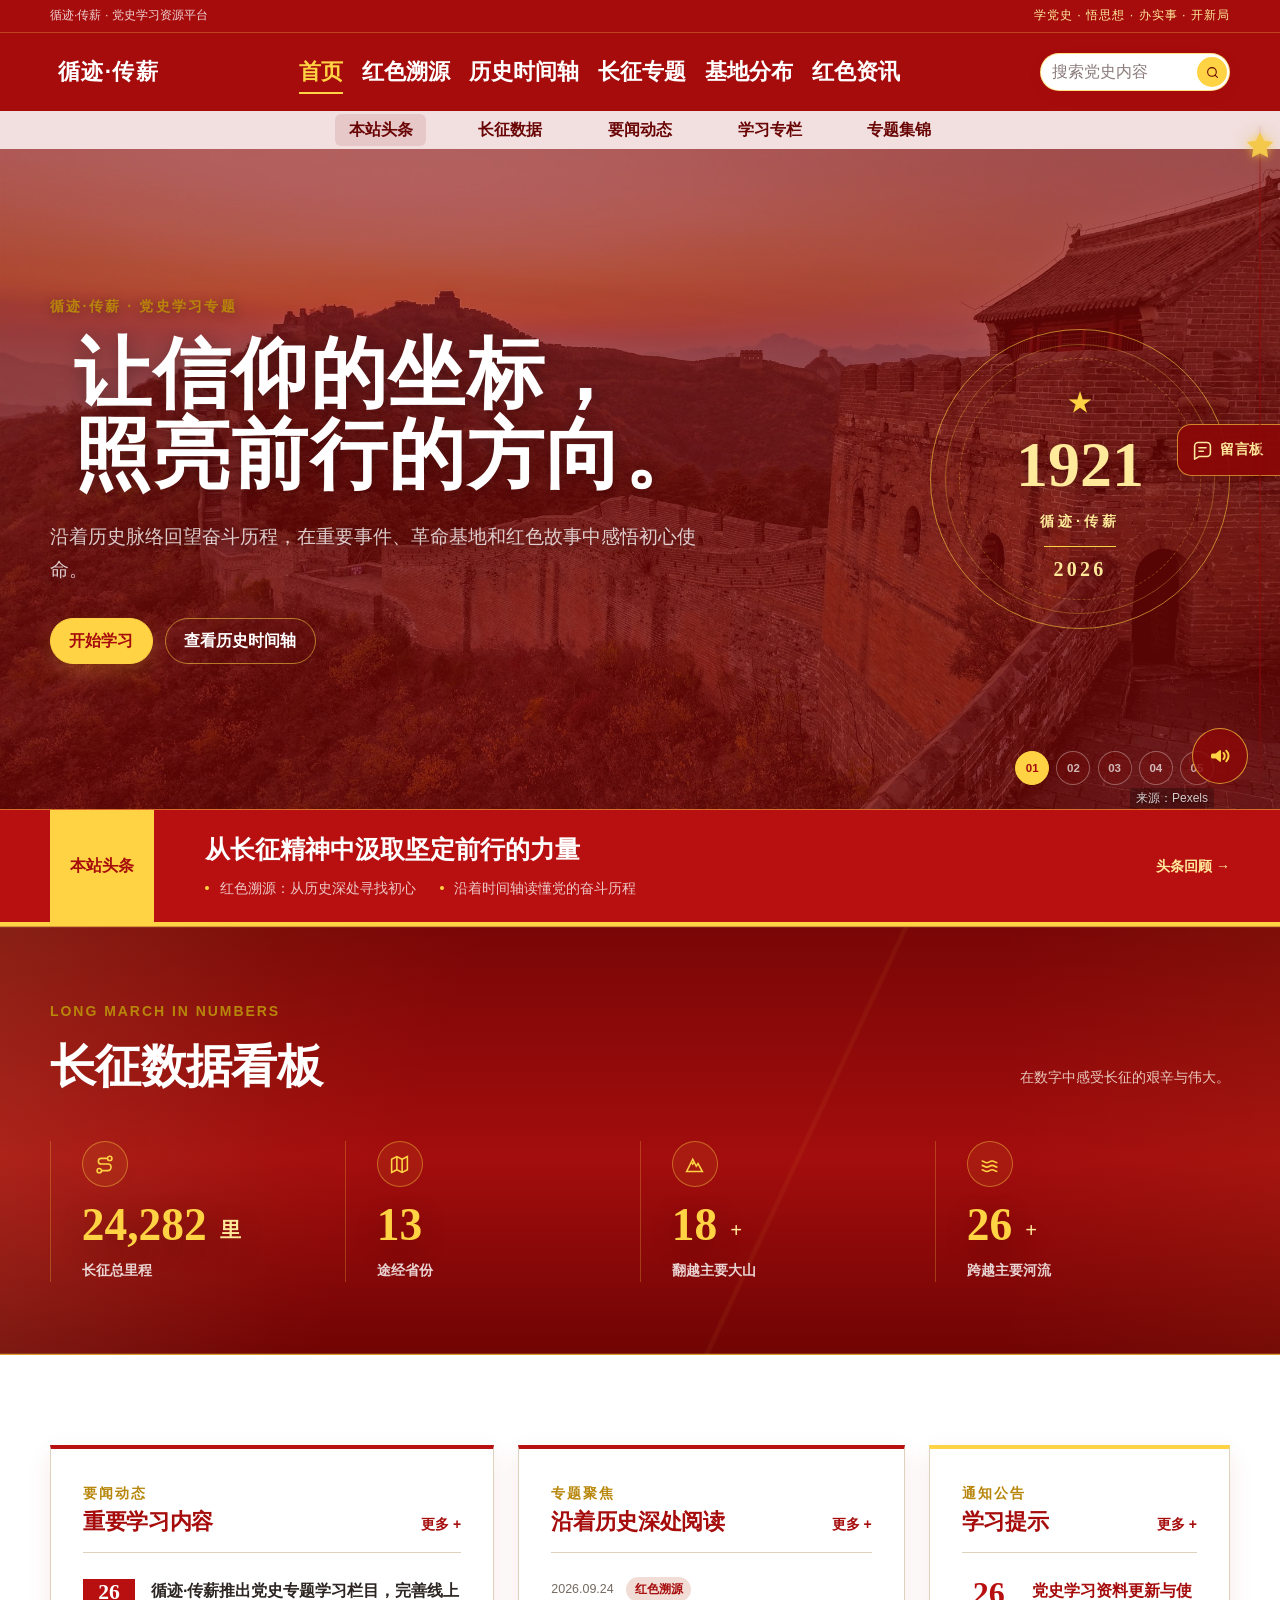
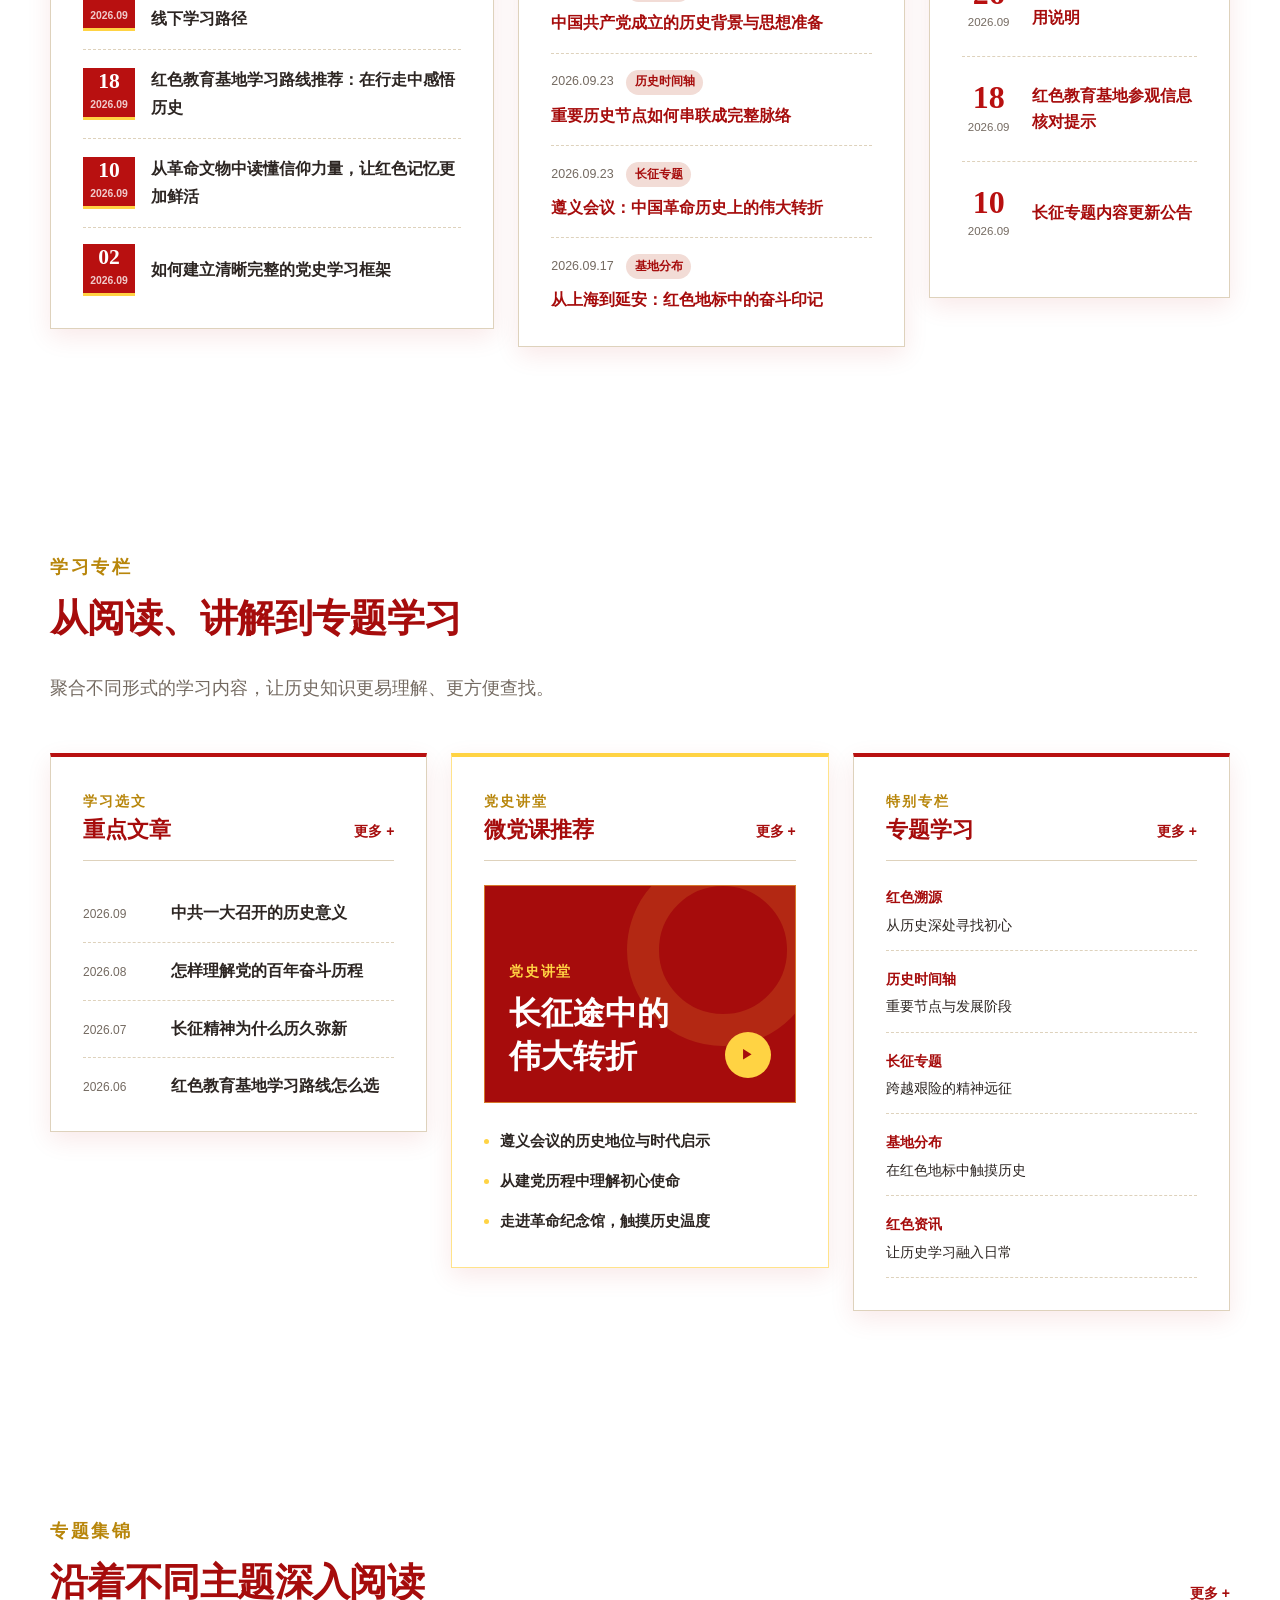
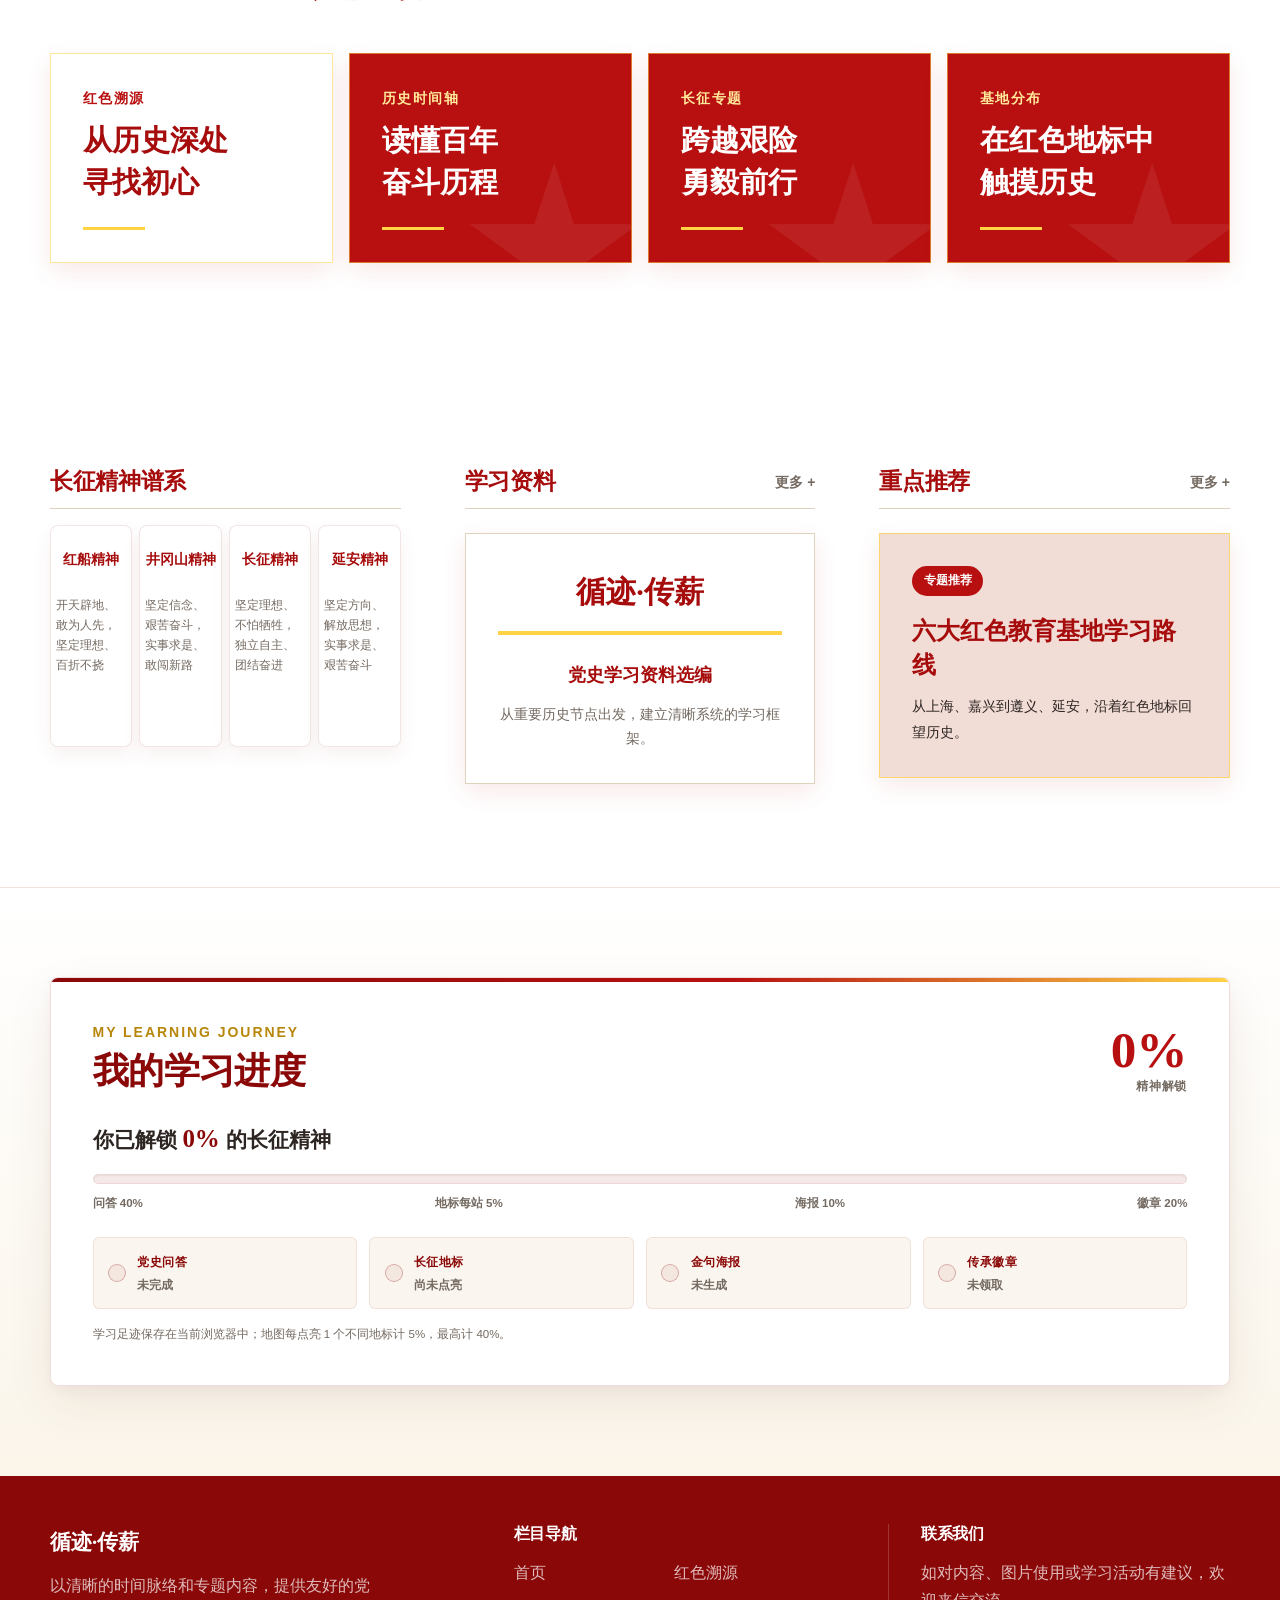
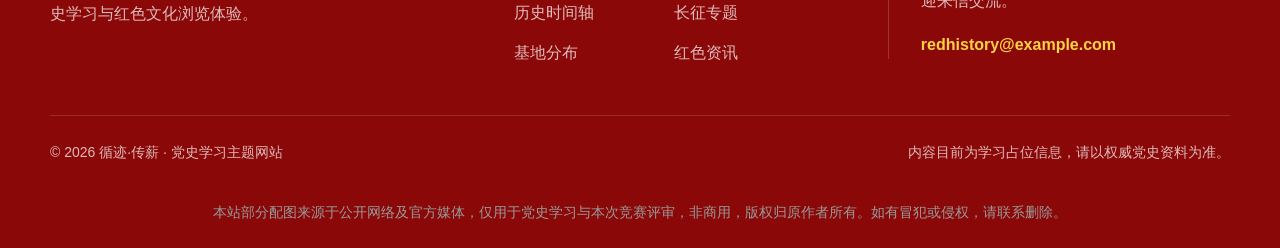
<file: index.html>
<!doctype html>
<html lang="zh-CN">
  <head>
    <meta charset="UTF-8" />
    <meta name="viewport" content="width=device-width, initial-scale=1.0" />
    <meta
      name="description"
      content="循迹·传薪党史学习网站，提供红色溯源、历史时间轴、长征专题、基地分布和红色资讯。"
    />
    <title>循迹·传薪 | 党史学习资源平台</title>
    <link rel="stylesheet" href="style.css" />
    <script src="script.js" defer></script>
  </head>
  <body>
    <a class="skip-link" href="#main-content">跳到主要内容</a>

    <header class="site-header">
      <div class="utility-bar">
        <div class="utility-bar__inner container">
          <span>循迹·传薪 · 党史学习资源平台</span>
          <span class="utility-bar__slogan">学党史 · 悟思想 · 办实事 · 开新局</span>
        </div>
      </div>

      <nav class="nav container" aria-label="主导航">
        <a class="brand" href="index.html" aria-label="循迹·传薪首页">
          <span class="brand__text">循迹·传薪</span>
        </a>

        <ul class="nav__list">
          <li><a class="nav__link" href="index.html" aria-current="page">首页</a></li>
          <li><a class="nav__link" href="red-origin.html">红色溯源</a></li>
          <li><a class="nav__link" href="timeline.html">历史时间轴</a></li>
          <li><a class="nav__link" href="long-march.html">长征专题</a></li>
          <li><a class="nav__link" href="bases.html">基地分布</a></li>
          <li><a class="nav__link" href="news.html">红色资讯</a></li>
        </ul>

        <div class="search-shell" data-search>
          <form class="search-form" role="search" data-search-form>
            <label class="sr-only" for="site-search">搜索党史相关内容</label>
            <input
              class="search-input"
              id="site-search"
              name="keyword"
              type="search"
              placeholder="搜索党史内容"
              autocomplete="off"
            />
            <button class="search-button" type="submit" aria-label="搜索">
              <svg
                viewBox="0 0 24 24"
                fill="none"
                stroke-width="2"
                stroke-linecap="round"
                stroke-linejoin="round"
                aria-hidden="true"
              >
                <circle cx="11" cy="11" r="8"></circle>
                <path d="m21 21-4.3-4.3"></path>
              </svg>
            </button>
          </form>
          <div class="search-results" data-search-results hidden>
            <p class="search-results__summary" data-search-summary aria-live="polite"></p>
            <ul class="search-results__list" data-search-list></ul>
          </div>
        </div>
      </nav>

      <div class="subnav" data-subnav>
        <div class="subnav__inner container">
          <a class="subnav__link" href="#featured" aria-current="location">本站头条</a>
          <a class="subnav__link" href="#numbers">长征数据</a>
          <a class="subnav__link" href="#news">要闻动态</a>
          <a class="subnav__link" href="#learning">学习专栏</a>
          <a class="subnav__link" href="#topics">专题集锦</a>
        </div>
      </div>
    </header>

    <main id="main-content">
      <section class="home-banner" id="featured">
        <div class="home-banner__stage">
          <div class="hero-carousel" data-hero-carousel aria-label="红色主题照片轮播">
            <figure class="hero-carousel__slide is-active" data-carousel-slide data-source="来源：Pexels">
              <img
                src="images/banner1.jpg"
                alt="红色主题横幅照片 1"
                decoding="async"
                fetchpriority="high"
                data-carousel-image
              />
            </figure>
            <figure class="hero-carousel__slide" data-carousel-slide data-source="来源：Pexels">
              <img
                src="images/banner2.jpg"
                alt="红色主题横幅照片 2"
                decoding="async"
                data-carousel-image
              />
            </figure>
            <figure class="hero-carousel__slide" data-carousel-slide data-source="来源：宁夏博物馆《红旗漫卷》群雕" data-source-long>
              <img
                src="images/banner3.jpg"
                alt="红色主题横幅照片 3"
                decoding="async"
                data-carousel-image
              />
            </figure>
            <figure class="hero-carousel__slide" data-carousel-slide data-source="来源：新华社">
              <img
                src="images/banner4.jpg"
                alt="红色主题横幅照片 4"
                decoding="async"
                data-carousel-image
              />
            </figure>
            <figure class="hero-carousel__slide" data-carousel-slide data-source="来源：Pexels">
              <img
                src="images/banner5.jpg"
                alt="红色主题横幅照片 5"
                decoding="async"
                data-carousel-image
              />
            </figure>
          </div>

          <div class="hero-carousel__overlay" aria-hidden="true"></div>

          <div class="home-banner__grid container">
            <div class="home-banner__content">
              <p class="home-banner__eyebrow">循迹·传薪 · 党史学习专题</p>
              <h1>
                <span class="home-banner__title-line">让信仰的坐标，</span><br />
                <span class="home-banner__title-line">照亮前行的方向。</span>
              </h1>
              <p class="home-banner__lead">
                沿着历史脉络回望奋斗历程，在重要事件、革命基地和红色故事中感悟初心使命。
              </p>
              <div class="home-banner__actions">
                <a class="button button--gold" href="red-origin.html">开始学习</a>
                <a class="button button--ghost" href="timeline.html">查看历史时间轴</a>
              </div>
            </div>

            <div class="banner-emblem" aria-hidden="true">
              <span class="banner-emblem__star">★</span>
              <span class="banner-emblem__year">1921</span>
              <span class="banner-emblem__label">循迹·传薪</span>
              <span class="banner-emblem__line"></span>
              <span class="banner-emblem__year banner-emblem__year--small">2026</span>
            </div>
          </div>

          <div class="home-banner__pager" role="group" aria-label="轮播图片切换">
            <button class="is-active" type="button" aria-pressed="true" aria-label="显示第 1 张图片" data-carousel-dot>01</button>
            <button type="button" aria-pressed="false" aria-label="显示第 2 张图片" data-carousel-dot>02</button>
            <button type="button" aria-pressed="false" aria-label="显示第 3 张图片" data-carousel-dot>03</button>
            <button type="button" aria-pressed="false" aria-label="显示第 4 张图片" data-carousel-dot>04</button>
            <button type="button" aria-pressed="false" aria-label="显示第 5 张图片" data-carousel-dot>05</button>
          </div>
          <span class="media-source media-source--hero">来源：Pexels</span>
        </div>

        <div class="headline-strip">
          <div class="headline-strip__inner container">
            <span class="headline-strip__label">本站头条</span>
            <div class="headline-strip__content">
              <a class="headline-strip__main" href="long-march.html">
                从长征精神中汲取坚定前行的力量
              </a>
              <ul>
                <li><a href="red-origin.html">红色溯源：从历史深处寻找初心</a></li>
                <li><a href="timeline.html">沿着时间轴读懂党的奋斗历程</a></li>
              </ul>
            </div>
            <a class="headline-strip__more" href="news.html">头条回顾 →</a>
          </div>
        </div>
      </section>

      <section
        class="stats-section stats-section--march"
        id="numbers"
        data-countup-section
        aria-labelledby="march-stats-title"
      >
        <div class="stats-section__inner container">
          <div class="stats-section__heading">
            <p class="eyebrow eyebrow--light">Long March in Numbers</p>
            <h2 id="march-stats-title">长征数据看板</h2>
            <p class="stats-section__lead">在数字中感受长征的艰辛与伟大。</p>
          </div>

          <div class="stats-grid">
            <article class="stat-item" aria-label="二万五千里，长征总里程">
              <span class="stat-item__icon" aria-hidden="true">
                <svg viewBox="0 0 24 24" fill="none" stroke-width="1.8">
                  <circle cx="6" cy="19" r="2.5"></circle>
                  <circle cx="18" cy="5" r="2.5"></circle>
                  <path d="M8.5 19h7.25a3.75 3.75 0 0 0 0-7.5H8.25a3.25 3.25 0 0 1 0-6.5H15"></path>
                </svg>
              </span>
              <strong class="stat-item__value" aria-label="25,000里">
                <span data-countup="25000" data-countup-number>25,000</span>
                <span class="stat-item__suffix" aria-hidden="true">里</span>
              </strong>
              <span class="stat-item__label">长征总里程</span>
            </article>

            <article class="stat-item" aria-label="14个途经省份">
              <span class="stat-item__icon" aria-hidden="true">
                <svg viewBox="0 0 24 24" fill="none" stroke-width="1.8">
                  <path d="m3 6 6-3 6 3 6-3v15l-6 3-6-3-6 3V6Z"></path>
                  <path d="M9 3v15"></path>
                  <path d="M15 6v15"></path>
                </svg>
              </span>
              <strong class="stat-item__value" aria-label="14个途经省份">
                <span data-countup="14" data-countup-number>14</span>
              </strong>
              <span class="stat-item__label">途经省份</span>
            </article>

            <article class="stat-item" aria-label="翻越20多座主要大山">
              <span class="stat-item__icon" aria-hidden="true">
                <svg viewBox="0 0 24 24" fill="none" stroke-width="1.8">
                  <path d="m3 20 7-14 4 8 2-3 5 9H3Z"></path>
                  <path d="m8.5 9.5 1.5 2 1.5-2"></path>
                </svg>
              </span>
              <strong class="stat-item__value" aria-label="20多座主要大山">
                <span data-countup="20" data-countup-number>20</span>
                <span class="stat-item__suffix" aria-hidden="true">+</span>
              </strong>
              <span class="stat-item__label">翻越主要大山</span>
            </article>

            <article class="stat-item" aria-label="跨越30多条主要河流">
              <span class="stat-item__icon" aria-hidden="true">
                <svg viewBox="0 0 24 24" fill="none" stroke-width="1.8">
                  <path d="M3 8c3 0 3 2 6 2s3-2 6-2 3 2 6 2"></path>
                  <path d="M3 13c3 0 3 2 6 2s3-2 6-2 3 2 6 2"></path>
                  <path d="M3 18c3 0 3 2 6 2s3-2 6-2 3 2 6 2"></path>
                </svg>
              </span>
              <strong class="stat-item__value" aria-label="30多条主要河流">
                <span data-countup="30" data-countup-number>30</span>
                <span class="stat-item__suffix" aria-hidden="true">+</span>
              </strong>
              <span class="stat-item__label">跨越主要河流</span>
            </article>
          </div>
        </div>
      </section>

      <section class="section news-board-section" id="news">
        <div class="container news-board">
          <section class="news-panel">
            <div class="panel-heading">
              <div>
                <p class="eyebrow">要闻动态</p>
                <h2>重要学习内容</h2>
              </div>
              <a href="news.html">更多 +</a>
            </div>

            <ul class="news-list">
              <li>
                <a href="news.html">
                  <span class="date-chip"><strong>26</strong><small>2026.09</small></span>
                  <span>循迹·传薪推出党史专题学习栏目，完善线上线下学习路径</span>
                </a>
              </li>
              <li>
                <a href="news.html">
                  <span class="date-chip"><strong>18</strong><small>2026.09</small></span>
                  <span>红色教育基地学习路线推荐：在行走中感悟历史</span>
                </a>
              </li>
              <li>
                <a href="news.html">
                  <span class="date-chip"><strong>10</strong><small>2026.09</small></span>
                  <span>从革命文物中读懂信仰力量，让红色记忆更加鲜活</span>
                </a>
              </li>
              <li>
                <a href="news.html">
                  <span class="date-chip"><strong>02</strong><small>2026.09</small></span>
                  <span>如何建立清晰完整的党史学习框架</span>
                </a>
              </li>
            </ul>
          </section>

          <section class="news-panel">
            <div class="panel-heading">
              <div>
                <p class="eyebrow">专题聚焦</p>
                <h2>沿着历史深处阅读</h2>
              </div>
              <a href="timeline.html">更多 +</a>
            </div>

            <ul class="focus-list">
              <li>
                <div class="focus-list__meta"><time datetime="2026-09-24">2026.09.24</time><span>红色溯源</span></div>
                <h3><a class="section-heading-link" href="red-origin.html">中国共产党成立的历史背景与思想准备</a></h3>
              </li>
              <li>
                <div class="focus-list__meta"><time datetime="2026-09-23">2026.09.23</time><span>历史时间轴</span></div>
                <h3><a class="section-heading-link" href="timeline.html">重要历史节点如何串联成完整脉络</a></h3>
              </li>
              <li>
                <div class="focus-list__meta"><time datetime="2026-09-23">2026.09.23</time><span>长征专题</span></div>
                <h3><a class="section-heading-link" href="long-march.html">遵义会议：中国革命历史上的伟大转折</a></h3>
              </li>
              <li>
                <div class="focus-list__meta"><time datetime="2026-09-17">2026.09.17</time><span>基地分布</span></div>
                <h3><a class="section-heading-link" href="bases.html">从上海到延安：红色地标中的奋斗印记</a></h3>
              </li>
            </ul>
          </section>

          <aside class="notice-card">
            <div class="panel-heading">
              <div>
                <p class="eyebrow">通知公告</p>
                <h2>学习提示</h2>
              </div>
              <a href="news.html">更多 +</a>
            </div>

            <ul class="notice-list">
              <li>
                <time datetime="2026-09-26"><strong>26</strong><span>2026.09</span></time>
                <a href="news.html">党史学习资料更新与使用说明</a>
              </li>
              <li>
                <time datetime="2026-09-18"><strong>18</strong><span>2026.09</span></time>
                <a href="bases.html">红色教育基地参观信息核对提示</a>
              </li>
              <li>
                <time datetime="2026-09-10"><strong>10</strong><span>2026.09</span></time>
                <a href="long-march.html">长征专题内容更新公告</a>
              </li>
            </ul>
          </aside>
        </div>
      </section>

      <section class="section learning-section" id="learning">
        <div class="container">
          <div class="section-heading">
            <p class="eyebrow">学习专栏</p>
            <h2>从阅读、讲解到专题学习</h2>
            <p>聚合不同形式的学习内容，让历史知识更易理解、更方便查找。</p>
          </div>

          <div class="learning-grid">
            <section class="learning-column">
              <div class="panel-heading">
                <div>
                  <p class="eyebrow">学习选文</p>
                  <h3>重点文章</h3>
                </div>
                <a href="news.html">更多 +</a>
              </div>
              <ul class="study-list">
                <li><span>2026.09</span><a href="red-origin.html">中共一大召开的历史意义</a></li>
                <li><span>2026.08</span><a href="timeline.html">怎样理解党的百年奋斗历程</a></li>
                <li><span>2026.07</span><a href="long-march.html">长征精神为什么历久弥新</a></li>
                <li><span>2026.06</span><a href="bases.html">红色教育基地学习路线怎么选</a></li>
              </ul>
            </section>

            <section class="learning-column learning-column--feature">
              <div class="panel-heading">
                <div>
                  <p class="eyebrow">党史讲堂</p>
                  <h3>微党课推荐</h3>
                </div>
                <a href="long-march.html">更多 +</a>
              </div>
              <a class="lecture-visual" href="long-march.html">
                <span class="lecture-visual__label">党史讲堂</span>
                <strong>长征途中的<br />伟大转折</strong>
                <span class="lecture-visual__play" aria-hidden="true">▶</span>
              </a>
              <ul class="lecture-list">
                <li><a href="long-march.html">遵义会议的历史地位与时代启示</a></li>
                <li><a href="red-origin.html">从建党历程中理解初心使命</a></li>
                <li><a href="bases.html">走进革命纪念馆，触摸历史温度</a></li>
              </ul>
            </section>

            <section class="learning-column">
              <div class="panel-heading">
                <div>
                  <p class="eyebrow">特别专栏</p>
                  <h3>专题学习</h3>
                </div>
                <a href="timeline.html">更多 +</a>
              </div>
              <ul class="special-list">
                <li><a href="red-origin.html"><span>红色溯源</span>从历史深处寻找初心</a></li>
                <li><a href="timeline.html"><span>历史时间轴</span>重要节点与发展阶段</a></li>
                <li><a href="long-march.html"><span>长征专题</span>跨越艰险的精神远征</a></li>
                <li><a href="bases.html"><span>基地分布</span>在红色地标中触摸历史</a></li>
                <li><a href="news.html"><span>红色资讯</span>让历史学习融入日常</a></li>
              </ul>
            </section>
          </div>
        </div>
      </section>

      <section class="section section--alt" id="topics">
        <div class="container">
          <div class="section-heading section-heading--row">
            <div>
              <p class="eyebrow">专题集锦</p>
              <h2>沿着不同主题深入阅读</h2>
            </div>
            <a class="section-heading__more" href="news.html">更多 +</a>
          </div>

          <div class="poster-grid">
            <a class="poster-card poster-card--light" href="red-origin.html">
              <span class="poster-card__kicker">红色溯源</span>
              <strong>从历史深处<br />寻找初心</strong>
              <span class="poster-card__line"></span>
            </a>
            <a class="poster-card" href="timeline.html">
              <span class="poster-card__kicker">历史时间轴</span>
              <strong>读懂百年<br />奋斗历程</strong>
              <span class="poster-card__line"></span>
            </a>
            <a class="poster-card" href="long-march.html">
              <span class="poster-card__kicker">长征专题</span>
              <strong>跨越艰险<br />勇毅前行</strong>
              <span class="poster-card__line"></span>
            </a>
            <a class="poster-card" href="bases.html">
              <span class="poster-card__kicker">基地分布</span>
              <strong>在红色地标中<br />触摸历史</strong>
              <span class="poster-card__line"></span>
            </a>
          </div>
        </div>
      </section>

      <section class="section">
        <div class="container media-grid">
          <article class="media-card media-card--spirit" id="spirit">
            <div class="media-card__heading">
              <h2>长征精神谱系</h2>
            </div>
            <div class="spirit-spectrum" aria-label="中国共产党人精神谱系代表">
              <article class="spirit-card" id="spirit-red-boat">
                <h3>红船精神</h3>
                <p>开天辟地、敢为人先，坚定理想、百折不挠</p>
              </article>
              <article class="spirit-card" id="spirit-jinggangshan">
                <h3>井冈山精神</h3>
                <p>坚定信念、艰苦奋斗，实事求是、敢闯新路</p>
              </article>
              <article class="spirit-card" id="spirit-long-march">
                <h3>长征精神</h3>
                <p>坚定理想、不怕牺牲，独立自主、团结奋进</p>
              </article>
              <article class="spirit-card" id="spirit-yanan">
                <h3>延安精神</h3>
                <p>坚定方向、解放思想，实事求是、艰苦奋斗</p>
              </article>
            </div>
          </article>

          <article class="media-card">
            <div class="media-card__heading">
              <h2>学习资料</h2>
              <a href="timeline.html">更多 +</a>
            </div>
            <a class="paper-preview" href="timeline.html">
              <span class="paper-preview__masthead">循迹·传薪</span>
              <span class="paper-preview__rule"></span>
              <strong>党史学习资料选编</strong>
              <span class="paper-preview__text">从重要历史节点出发，建立清晰系统的学习框架。</span>
            </a>
          </article>

          <article class="media-card">
            <div class="media-card__heading">
              <h2>重点推荐</h2>
              <a href="bases.html">更多 +</a>
            </div>
            <a class="recommend-card" href="bases.html">
              <span class="recommend-card__tag">专题推荐</span>
              <strong>六大红色教育基地学习路线</strong>
              <span>从上海、嘉兴到遵义、延安，沿着红色地标回望历史。</span>
            </a>
          </article>
        </div>
      </section>

      <section
        class="learning-progress-section"
        id="learning-progress"
        aria-labelledby="learning-progress-title"
        data-learning-progress
      >
        <div class="container">
          <article class="learning-progress-card">
            <header class="learning-progress-card__header">
              <div>
                <p class="eyebrow">My Learning Journey</p>
                <h2 id="learning-progress-title">我的学习进度</h2>
              </div>
              <p class="learning-progress-card__percent">
                <strong data-learning-progress-value>0%</strong>
                <span>精神解锁</span>
              </p>
            </header>

            <p class="learning-progress-card__summary" aria-live="polite">
              你已解锁
              <strong data-learning-progress-inline>0%</strong>
              的长征精神
            </p>

            <div
              class="learning-progress__track"
              role="progressbar"
              aria-label="长征精神学习进度"
              aria-valuemin="0"
              aria-valuemax="100"
              aria-valuenow="0"
              aria-valuetext="你已解锁 0% 的长征精神"
              data-learning-progress-bar
            >
              <span class="learning-progress__fill" data-learning-progress-fill></span>
            </div>

            <div class="learning-progress__weighting" aria-hidden="true">
              <span>问答 40%</span>
              <span>地标每站 5%</span>
              <span>海报 10%</span>
              <span>徽章 20%</span>
            </div>

            <ul class="learning-progress__milestones">
              <li class="learning-progress__milestone" data-learning-progress-quiz>
                <span class="learning-progress__marker" aria-hidden="true"></span>
                <span>
                  <span class="learning-progress__label">党史问答</span>
                  <strong data-learning-progress-quiz-text>未完成</strong>
                </span>
              </li>
              <li class="learning-progress__milestone" data-learning-progress-map>
                <span class="learning-progress__marker" aria-hidden="true"></span>
                <span>
                  <span class="learning-progress__label">长征地标</span>
                  <strong data-learning-progress-map-text>尚未点亮</strong>
                </span>
              </li>
              <li class="learning-progress__milestone" data-learning-progress-poster>
                <span class="learning-progress__marker" aria-hidden="true"></span>
                <span>
                  <span class="learning-progress__label">金句海报</span>
                  <strong data-learning-progress-poster-text>未生成</strong>
                </span>
              </li>
              <li class="learning-progress__milestone" data-learning-progress-badge>
                <span class="learning-progress__marker" aria-hidden="true"></span>
                <span>
                  <span class="learning-progress__label">传承徽章</span>
                  <strong data-learning-progress-badge-text>未领取</strong>
                </span>
              </li>
            </ul>

            <p class="learning-progress__note">
              学习足迹保存在当前浏览器中；地图每点亮 1 个不同地标计 5%，最高计 40%。
            </p>
          </article>
        </div>
      </section>
    </main>

    <footer class="site-footer">
      <div class="footer__inner container">
        <div class="footer__intro">
          <p class="footer__brand">循迹·传薪</p>
          <p>以清晰的时间脉络和专题内容，提供友好的党史学习与红色文化浏览体验。</p>
        </div>

        <div>
          <h2 class="footer__title">栏目导航</h2>
          <ul class="footer__links">
            <li><a href="index.html">首页</a></li>
            <li><a href="red-origin.html">红色溯源</a></li>
            <li><a href="timeline.html">历史时间轴</a></li>
            <li><a href="long-march.html">长征专题</a></li>
            <li><a href="bases.html">基地分布</a></li>
            <li><a href="news.html">红色资讯</a></li>
          </ul>
        </div>

        <div class="footer__contact">
          <h2 class="footer__title">联系我们</h2>
          <p>如对内容、图片使用或学习活动有建议，欢迎来信交流。</p>
          <p><a href="mailto:redhistory@example.com">redhistory@example.com</a></p>
        </div>
      </div>

      <div class="footer__bottom container">
        <p>© <span data-current-year>2026</span> 循迹·传薪 · 党史学习主题网站</p>
        <p>内容目前为学习占位信息，请以权威党史资料为准。</p>
        <p class="footer__disclaimer">本站部分配图来源于公开网络及官方媒体，仅用于党史学习与本次竞赛评审，非商用，版权归原作者所有。如有冒犯或侵权，请联系删除。</p>
      </div>
    </footer>

    <button class="back-to-top" type="button" aria-label="回到顶部" data-back-to-top>
      <svg viewBox="0 0 24 24" aria-hidden="true">
        <path d="m18 15-6-6-6 6"></path>
      </svg>
    </button>
  </body>
</html>
</file>
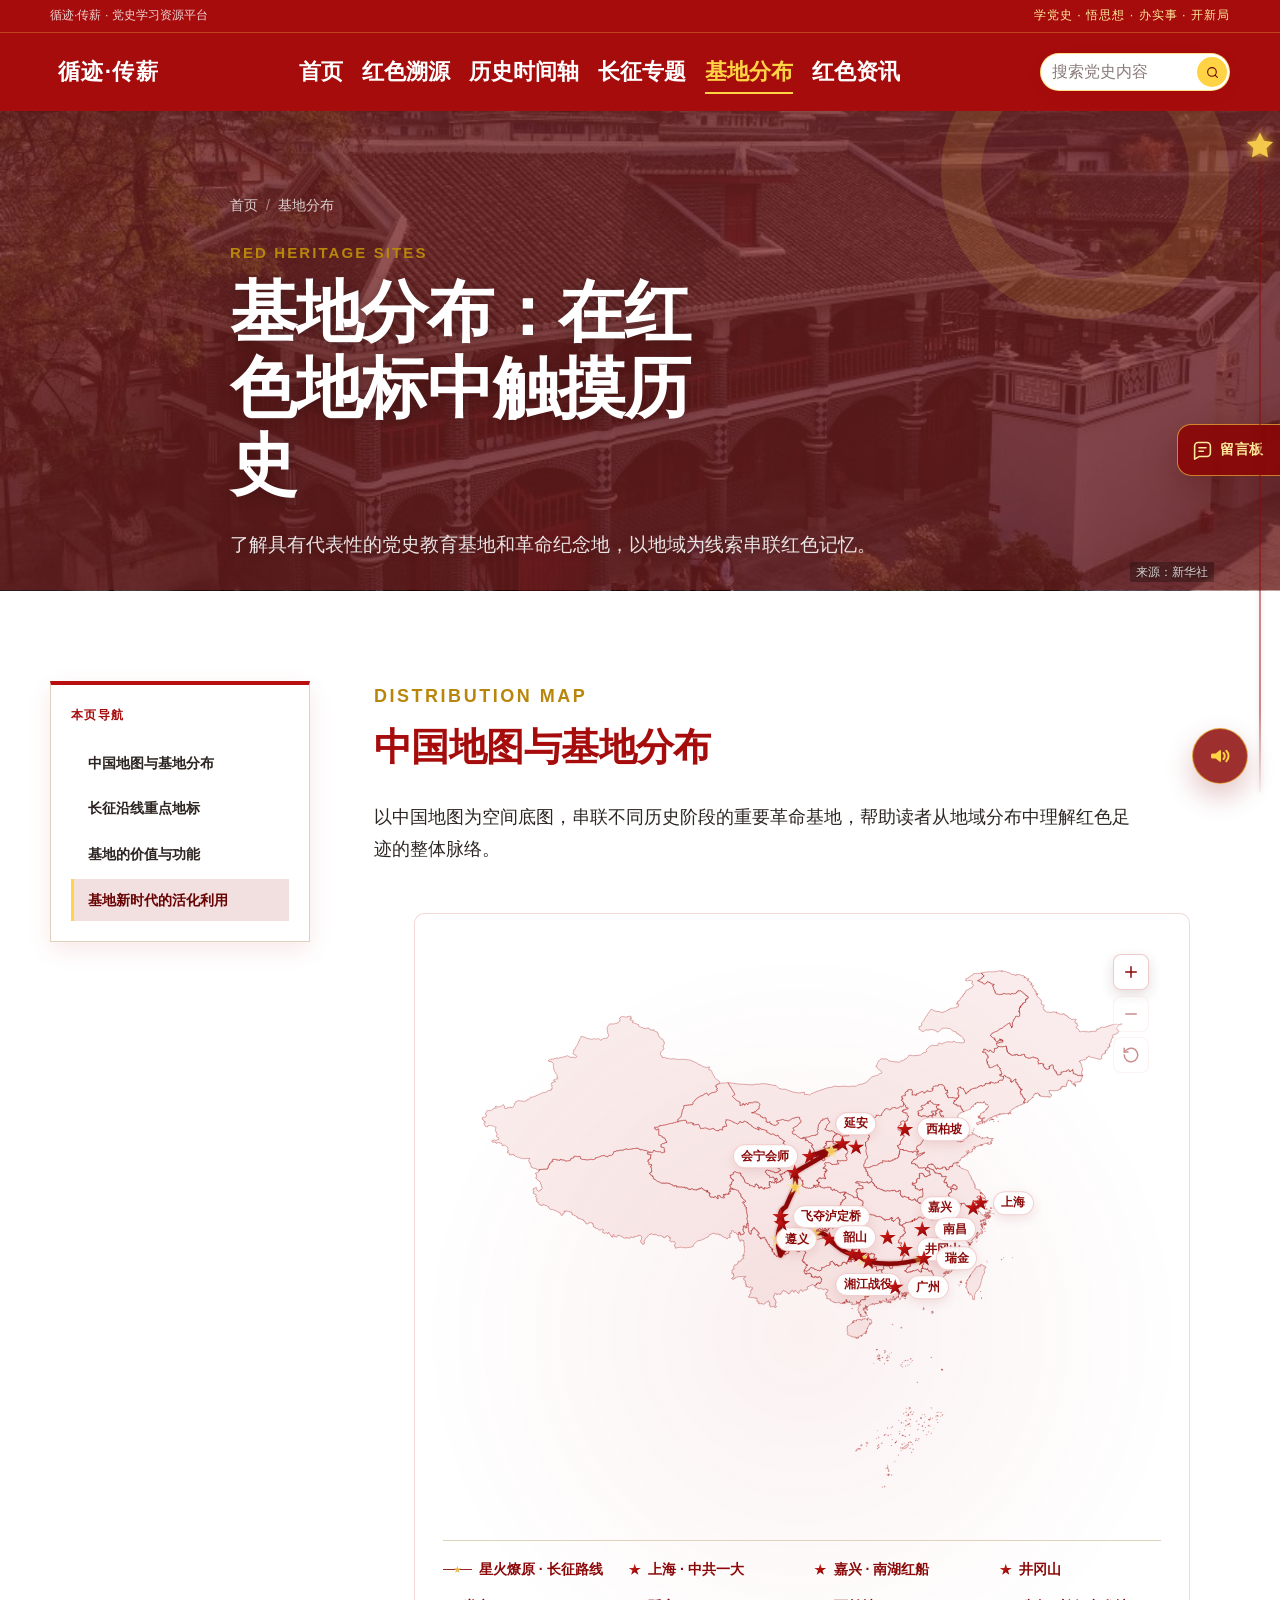
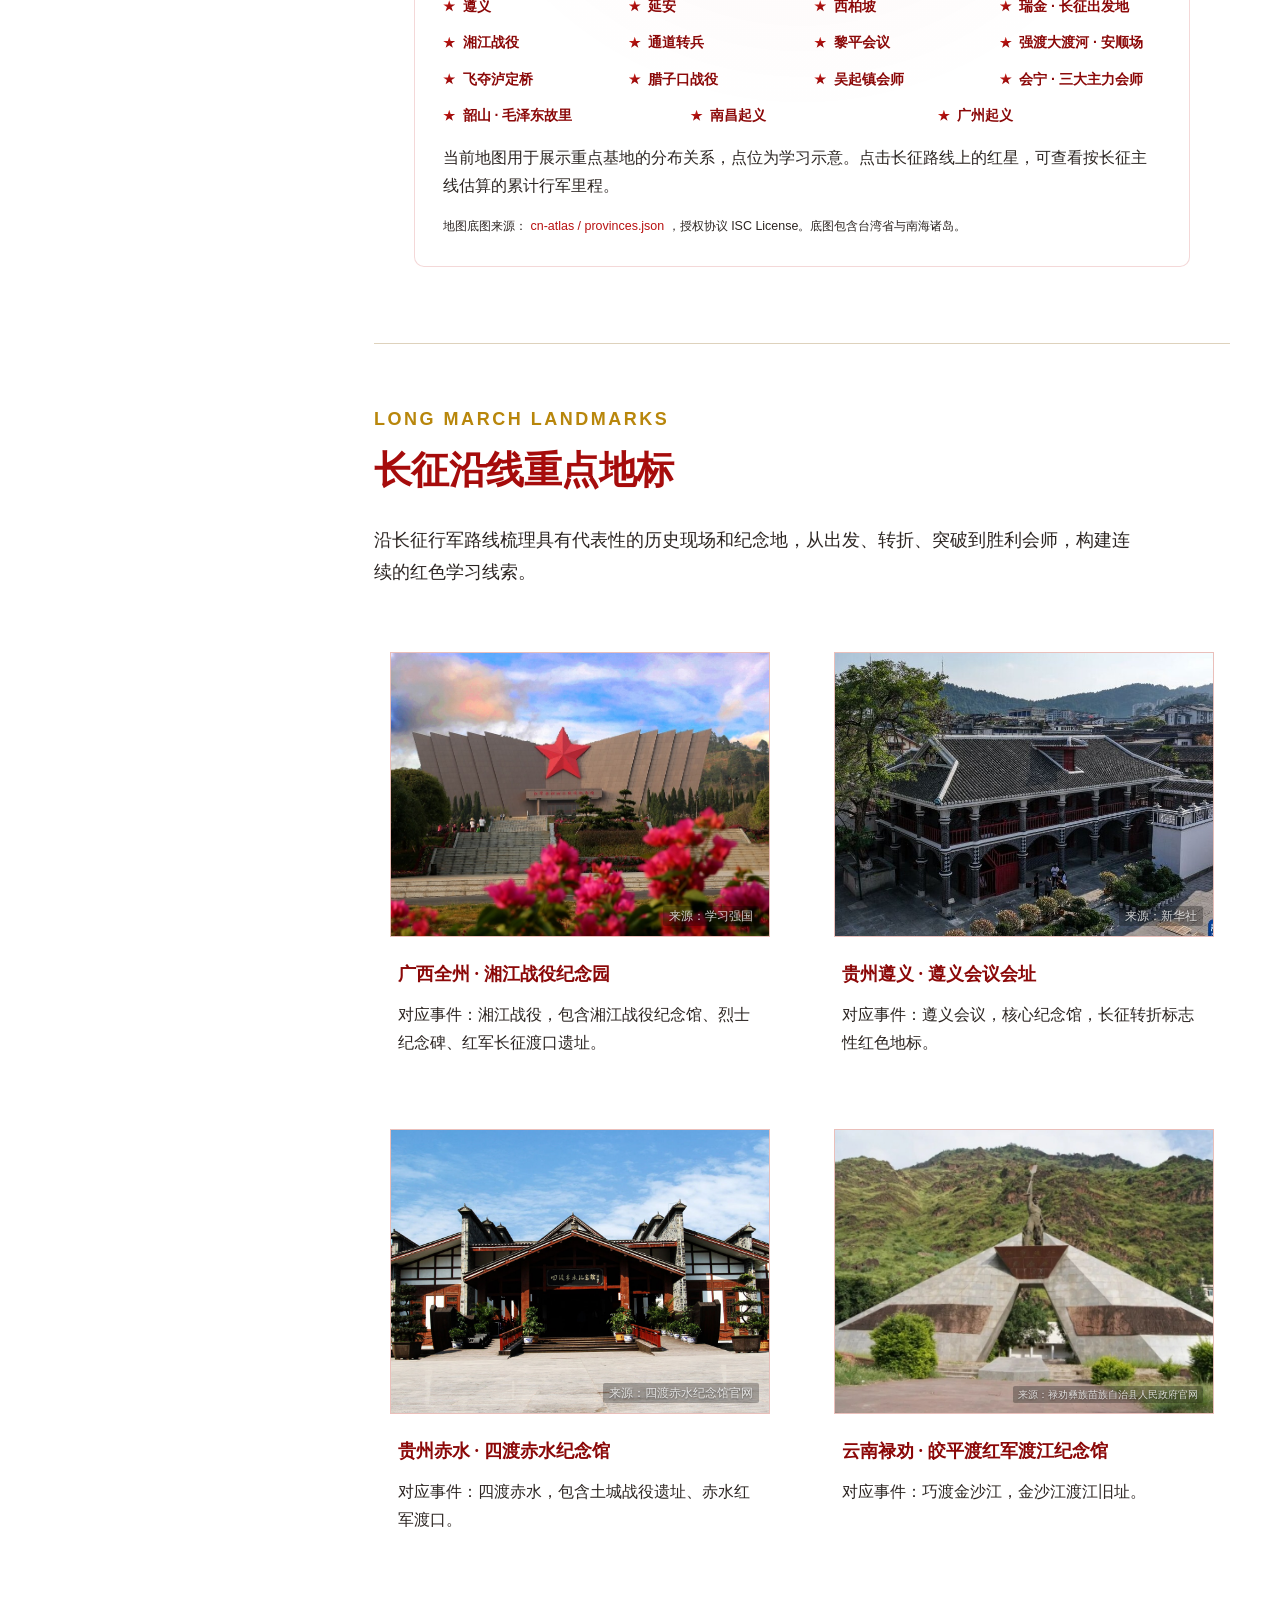
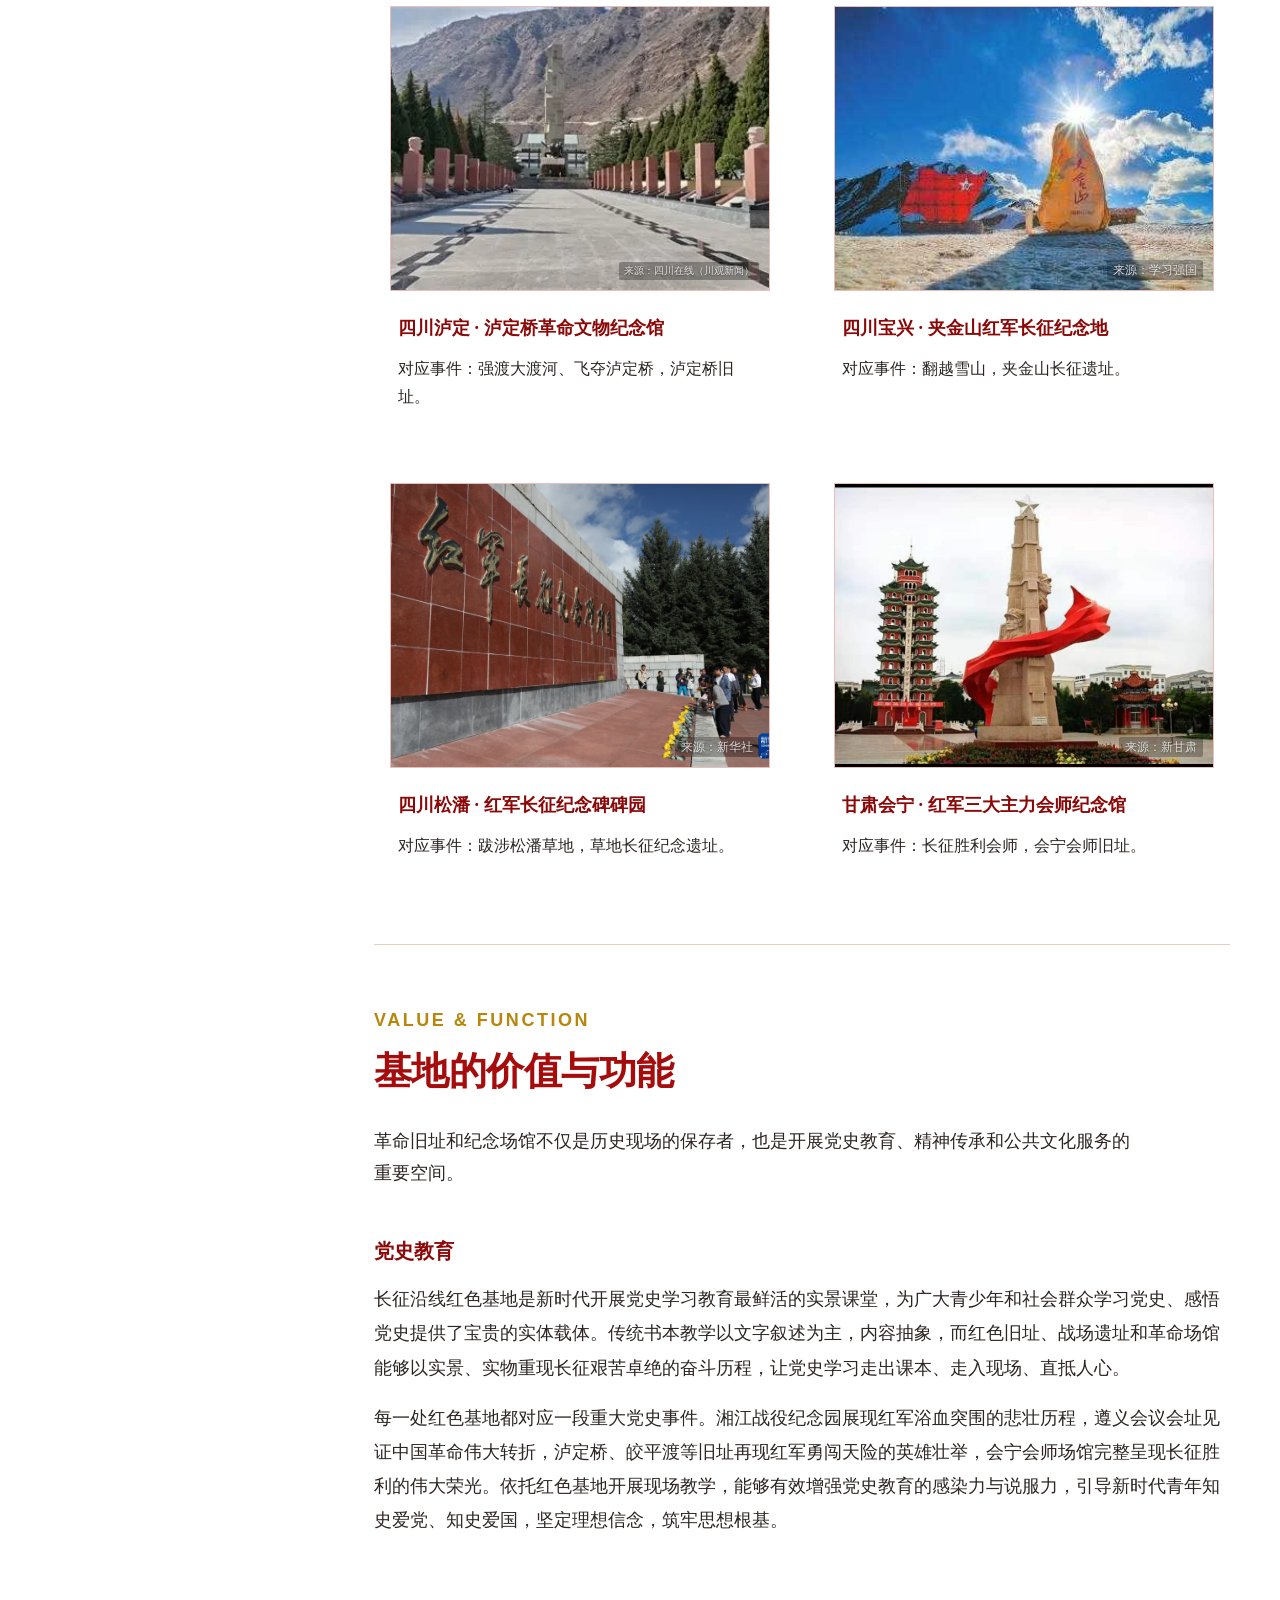
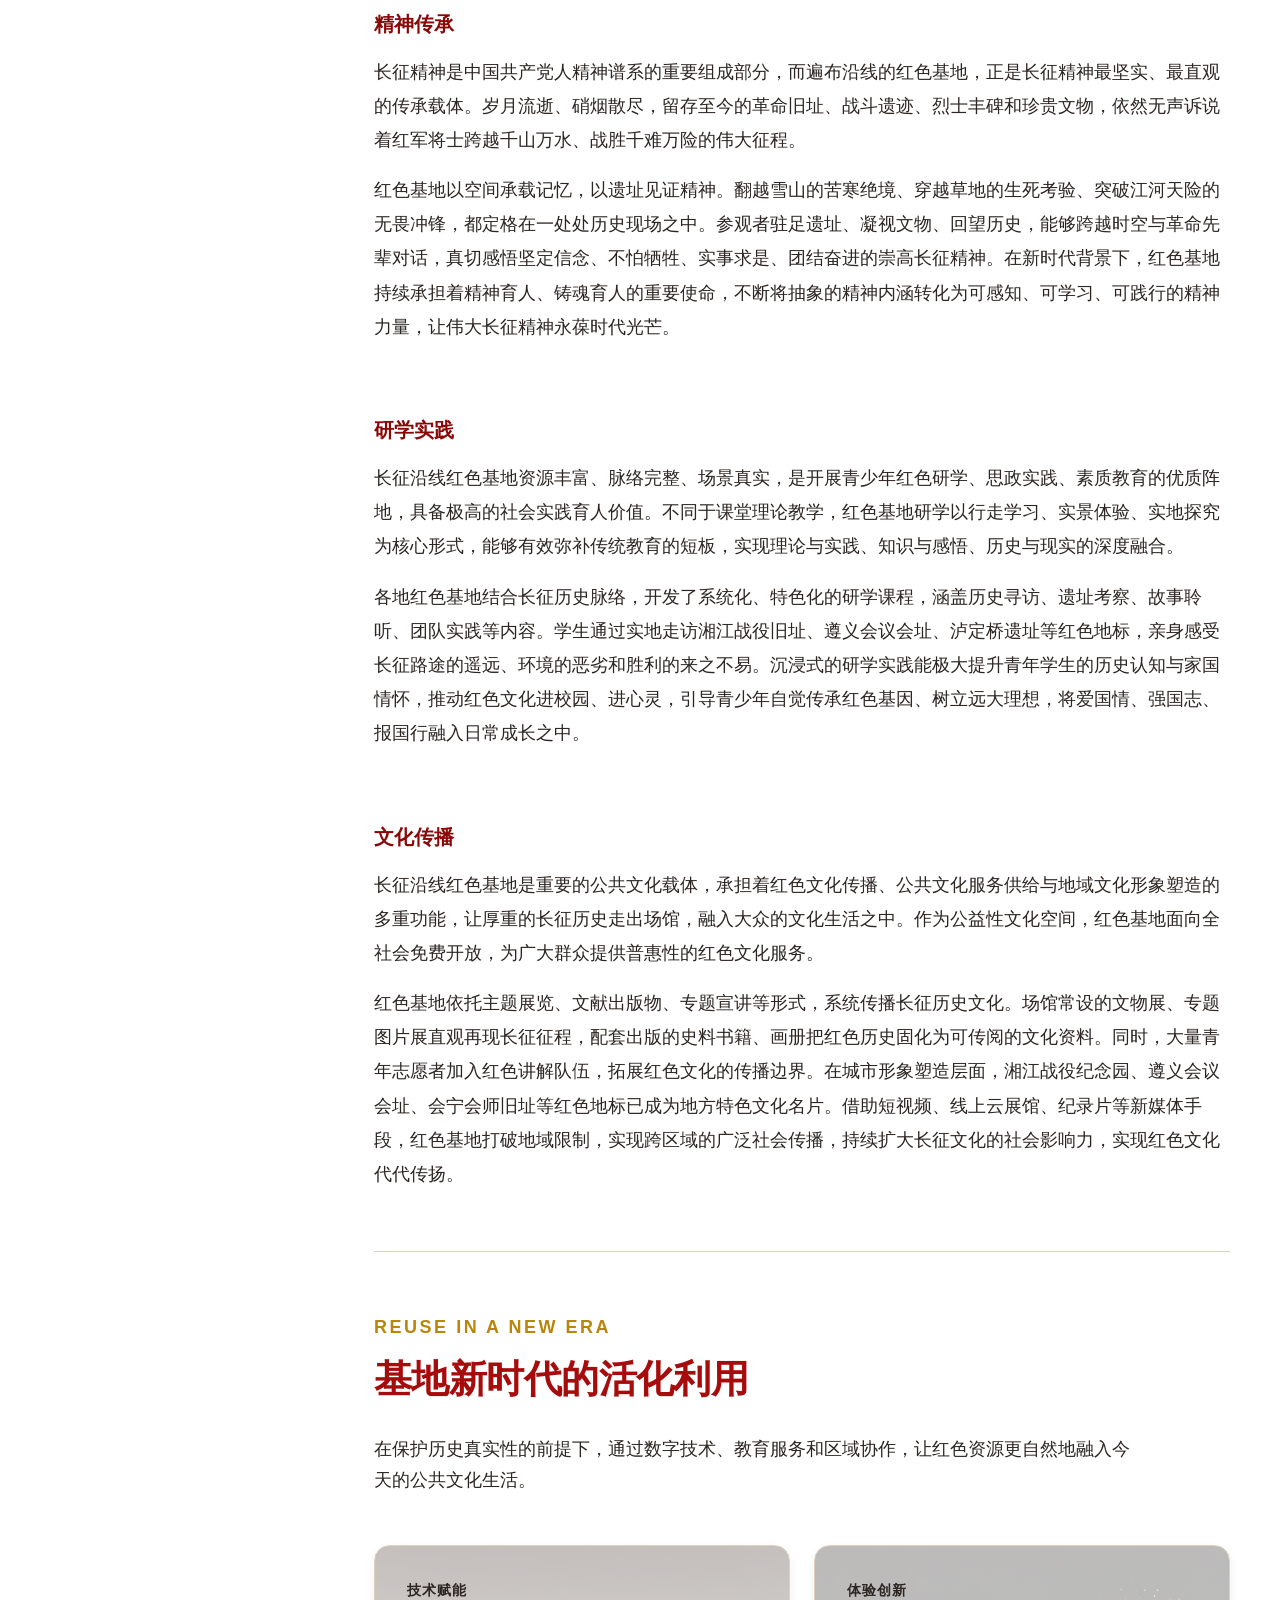
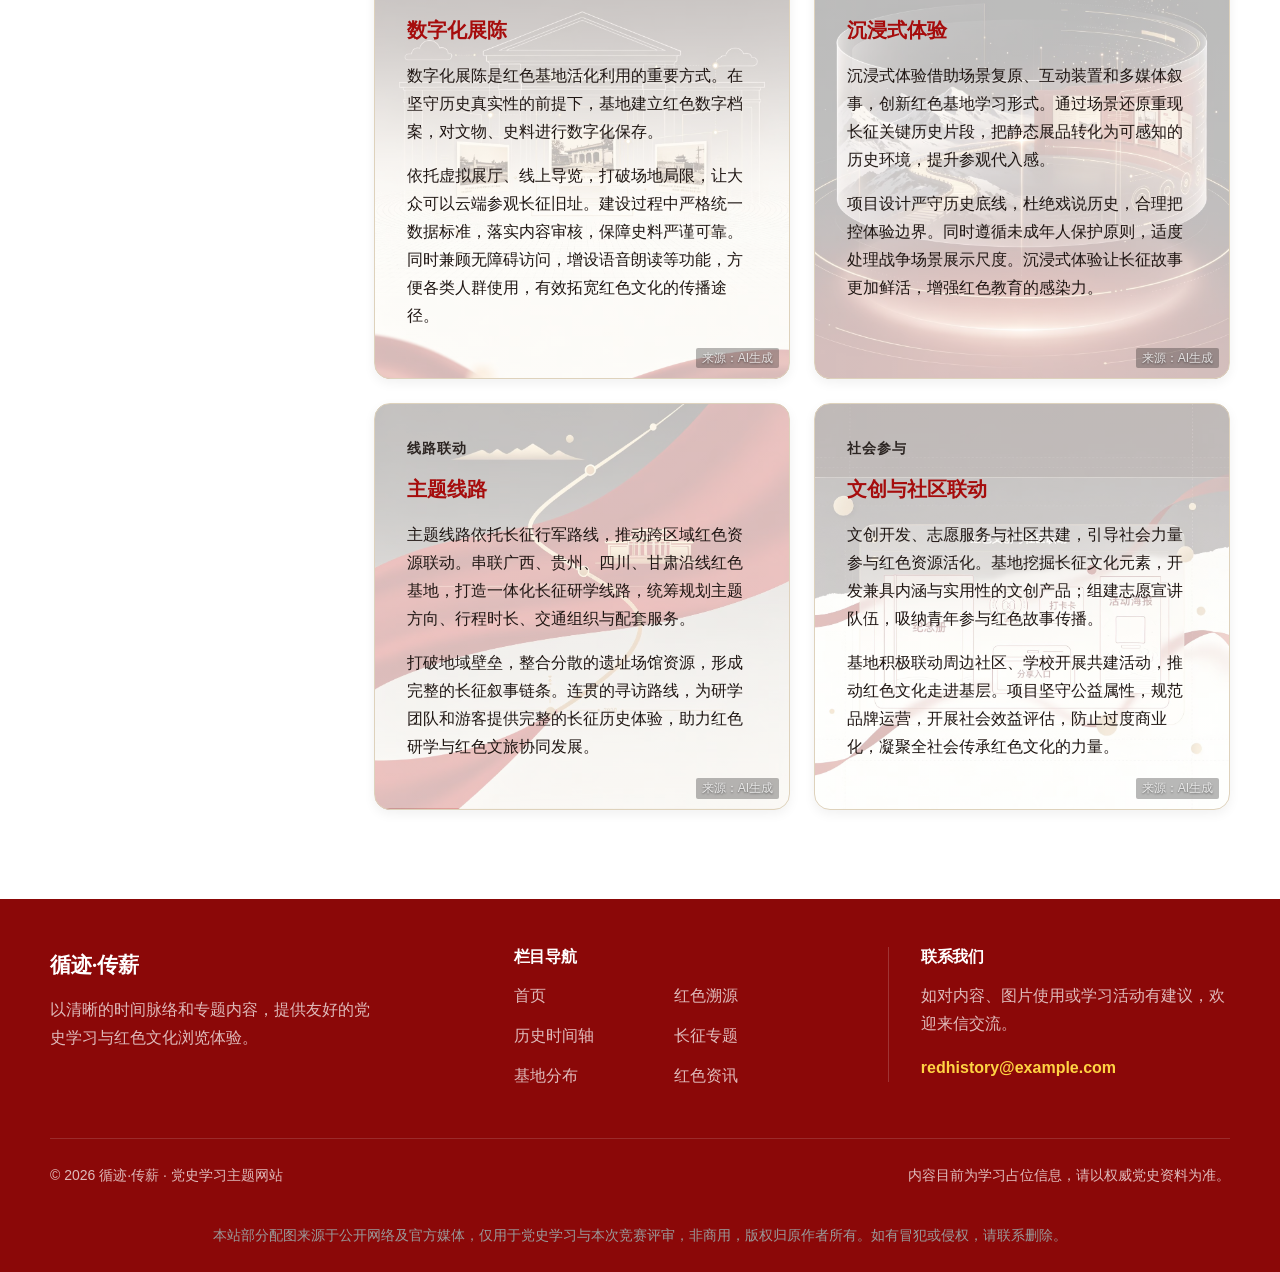
<file: bases.html>
<!doctype html>
<html lang="zh-CN">
  <head>
    <meta charset="UTF-8" />
    <meta name="viewport" content="width=device-width, initial-scale=1.0" />
    <meta name="description" content="党史教育基地与革命纪念地分布，便于规划红色学习路线。" />
    <title>基地分布 | 循迹·传薪</title>
    <link rel="preload" as="image" href="images/banner4.jpg" type="image/jpeg" fetchpriority="high" />
    <link rel="stylesheet" href="style.css" />
    <script src="script.js" defer></script>
  </head>
  <body>
    <a class="skip-link" href="#main-content">跳到主要内容</a>

    <header class="site-header">
      <div class="utility-bar">
        <div class="utility-bar__inner container">
          <span>循迹·传薪 · 党史学习资源平台</span>
          <span class="utility-bar__slogan">学党史 · 悟思想 · 办实事 · 开新局</span>
        </div>
      </div>

      <nav class="nav container" aria-label="主导航">
        <a class="brand" href="index.html" aria-label="循迹·传薪首页">
          <span class="brand__text">循迹·传薪</span>
        </a>
        <ul class="nav__list">
          <li><a class="nav__link" href="index.html">首页</a></li>
          <li><a class="nav__link" href="red-origin.html">红色溯源</a></li>
          <li><a class="nav__link" href="timeline.html">历史时间轴</a></li>
          <li><a class="nav__link" href="long-march.html">长征专题</a></li>
          <li><a class="nav__link" href="bases.html" aria-current="page">基地分布</a></li>
          <li><a class="nav__link" href="news.html">红色资讯</a></li>
        </ul>
        <div class="search-shell" data-search>
          <form class="search-form" role="search" data-search-form>
            <label class="sr-only" for="site-search">搜索党史相关内容</label>
            <input class="search-input" id="site-search" name="keyword" type="search" placeholder="搜索党史内容" autocomplete="off" />
            <button class="search-button" type="submit" aria-label="搜索">
              <svg viewBox="0 0 24 24" fill="none" stroke-width="2" stroke-linecap="round" stroke-linejoin="round" aria-hidden="true">
                <circle cx="11" cy="11" r="8"></circle>
                <path d="m21 21-4.3-4.3"></path>
              </svg>
            </button>
          </form>
          <div class="search-results" data-search-results hidden>
            <p class="search-results__summary" data-search-summary aria-live="polite"></p>
            <ul class="search-results__list" data-search-list></ul>
          </div>
        </div>
      </nav>
    </header>

    <main id="main-content">
      <section class="page-hero page-hero--bases">
        <div class="page-hero__content container">
          <ul class="breadcrumbs" aria-label="面包屑">
            <li><a href="index.html">首页</a></li>
            <li>基地分布</li>
          </ul>
          <p class="eyebrow">Red Heritage Sites</p>
          <h1>基地分布：在红色地标中触摸历史</h1>
          <p>了解具有代表性的党史教育基地和革命纪念地，以地域为线索串联红色记忆。</p>
        </div>
        <span class="media-source media-source--hero">来源：新华社</span>
      </section>

      <div class="page-shell page-shell--bases">
        <div class="container page-shell__grid">
          <aside class="section-sidebar" data-section-nav>
            <p class="section-sidebar__eyebrow">本页导航</p>
            <nav class="section-sidebar__nav" aria-label="基地分布页内导航">
              <a class="section-sidebar__link" href="#bases-map">中国地图与基地分布</a>
              <a class="section-sidebar__link" href="#march-landmarks">长征沿线重点地标</a>
              <a class="section-sidebar__link" href="#bases-value">基地的价值与功能</a>
              <a class="section-sidebar__link" href="#bases-revitalization">基地新时代的活化利用</a>
            </nav>
          </aside>

          <div class="page-shell__content">
            <section class="content-section section-anchor" id="bases-map">
              <div class="section-heading">
                <p class="eyebrow">Distribution Map</p>
                <h2>中国地图与基地分布</h2>
                <p>以中国地图为空间底图，串联不同历史阶段的重要革命基地，帮助读者从地域分布中理解红色足迹的整体脉络。</p>
              </div>

              <figure class="map-panel map-panel--china">
                <div
                  class="map-panel__viewport"
                  data-map-viewport
                  role="region"
                  aria-label="可缩放和拖拽的中国红色基地地图"
                >
                <div class="map-panel__canvas" data-map-stage>
                  <img
                    class="map-panel__image"
                    src="images/china-map-complete.svg"
                    alt="包含台湾省和南海诸岛的中国完整版图"
                    decoding="async"
                    draggable="false"
                  />
                  <svg
                    class="march-route"
                    viewBox="0 0 1000 800"
                    preserveAspectRatio="xMidYMid meet"
                    aria-hidden="true"
                  >
                    <defs>
                      <g id="march-route-star-definition">
                        <polygon
                          class="march-route__star-glow"
                          points="0,-8 1.9,-2.6 7.6,-2.5 3,1.4 4.7,6.9 0,3.7 -4.7,6.9 -3,1.4 -7.6,-2.5 -1.9,-2.6"
                        />
                        <polygon
                          class="march-route__star-core"
                          points="0,-8 1.9,-2.6 7.6,-2.5 3,1.4 4.7,6.9 0,3.7 -4.7,6.9 -3,1.4 -7.6,-2.5 -1.9,-2.6"
                        />
                      </g>
                    </defs>
                    <path
                      class="march-route__base"
                      id="march-route-track"
                      d="M669.886 440.745 C648 447 620 452 592.328 444.721 C588 443 584 439.5 579.533 436.166 C576 437.2 573.4 436.2 570.261 435.157 C559.5 433 548 424 538.117 414.099 C533 405.5 528 404.5 521.871 405.344 C508 408 479 418 470.004 436.597 C464 420 466 401 471.743 392.094 C473 388 471 385 470.144 382.412 C469 376 473 371 477.683 368.617 C481 361 486 349 489.997 342.693 C493 333 490 326 489.853 320.945 C500 315 539 293 556.352 281.05 C547 288 521 294 510.964 298.688"
                      pathLength="100"
                      vector-effect="non-scaling-stroke"
                    />
                    <g class="march-route__stars">
                      <g class="march-route__star-motion" opacity="0">
                        <animateMotion
                          dur="10s"
                          begin="0s"
                          repeatCount="indefinite"
                          calcMode="linear"
                          keyPoints="0;1;1"
                          keyTimes="0;0.8;1"
                        >
                          <mpath href="#march-route-track" />
                        </animateMotion>
                        <animate
                          attributeName="opacity"
                          dur="10s"
                          begin="0s"
                          repeatCount="indefinite"
                          values="0;1;1;0;0"
                          keyTimes="0;0.03;0.77;0.8;1"
                        />
                        <g class="march-route__star-scale">
                          <use href="#march-route-star-definition" />
                        </g>
                      </g>
                      <g class="march-route__star-motion" opacity="0">
                        <animateMotion
                          dur="10s"
                          begin="-1.35s"
                          repeatCount="indefinite"
                          calcMode="linear"
                          keyPoints="0;1;1"
                          keyTimes="0;0.8;1"
                        >
                          <mpath href="#march-route-track" />
                        </animateMotion>
                        <animate
                          attributeName="opacity"
                          dur="10s"
                          begin="-1.35s"
                          repeatCount="indefinite"
                          values="0;1;1;0;0"
                          keyTimes="0;0.03;0.77;0.8;1"
                        />
                        <g class="march-route__star-scale">
                          <use href="#march-route-star-definition" />
                        </g>
                      </g>
                      <g class="march-route__star-motion" opacity="0">
                        <animateMotion
                          dur="10s"
                          begin="-2.7s"
                          repeatCount="indefinite"
                          calcMode="linear"
                          keyPoints="0;1;1"
                          keyTimes="0;0.8;1"
                        >
                          <mpath href="#march-route-track" />
                        </animateMotion>
                        <animate
                          attributeName="opacity"
                          dur="10s"
                          begin="-2.7s"
                          repeatCount="indefinite"
                          values="0;1;1;0;0"
                          keyTimes="0;0.03;0.77;0.8;1"
                        />
                        <g class="march-route__star-scale">
                          <use href="#march-route-star-definition" />
                        </g>
                      </g>
                      <g class="march-route__star-motion" opacity="0">
                        <animateMotion
                          dur="10s"
                          begin="-4.05s"
                          repeatCount="indefinite"
                          calcMode="linear"
                          keyPoints="0;1;1"
                          keyTimes="0;0.8;1"
                        >
                          <mpath href="#march-route-track" />
                        </animateMotion>
                        <animate
                          attributeName="opacity"
                          dur="10s"
                          begin="-4.05s"
                          repeatCount="indefinite"
                          values="0;1;1;0;0"
                          keyTimes="0;0.03;0.77;0.8;1"
                        />
                        <g class="march-route__star-scale">
                          <use href="#march-route-star-definition" />
                        </g>
                      </g>
                      <g class="march-route__star-motion" opacity="0">
                        <animateMotion
                          dur="10s"
                          begin="-5.4s"
                          repeatCount="indefinite"
                          calcMode="linear"
                          keyPoints="0;1;1"
                          keyTimes="0;0.8;1"
                        >
                          <mpath href="#march-route-track" />
                        </animateMotion>
                        <animate
                          attributeName="opacity"
                          dur="10s"
                          begin="-5.4s"
                          repeatCount="indefinite"
                          values="0;1;1;0;0"
                          keyTimes="0;0.03;0.77;0.8;1"
                        />
                        <g class="march-route__star-scale">
                          <use href="#march-route-star-definition" />
                        </g>
                      </g>
                      <g class="march-route__star-motion" opacity="0">
                        <animateMotion
                          dur="10s"
                          begin="-6.75s"
                          repeatCount="indefinite"
                          calcMode="linear"
                          keyPoints="0;1;1"
                          keyTimes="0;0.8;1"
                        >
                          <mpath href="#march-route-track" />
                        </animateMotion>
                        <animate
                          attributeName="opacity"
                          dur="10s"
                          begin="-6.75s"
                          repeatCount="indefinite"
                          values="0;1;1;0;0"
                          keyTimes="0;0.03;0.77;0.8;1"
                        />
                        <g class="march-route__star-scale">
                          <use href="#march-route-star-definition" />
                        </g>
                      </g>
                    </g>
                  </svg>
                  <span class="map-marker map-marker--shanghai" role="img" aria-label="上海">
                    <span class="map-marker__dot"></span>
                    <span class="map-marker__label">上海</span>
                  </span>
                  <span class="map-marker map-marker--jiaxing map-marker--label-left" role="img" aria-label="嘉兴">
                    <span class="map-marker__dot"></span>
                    <span class="map-marker__label">嘉兴</span>
                  </span>
                  <span class="map-marker map-marker--jinggangshan" role="img" aria-label="井冈山">
                    <span class="map-marker__dot"></span>
                    <span class="map-marker__label">井冈山</span>
                  </span>
                  <button type="button" class="map-marker map-marker--zunyi map-marker--label-left" data-march-node="zunyi" aria-label="遵义会议，查看累计行军里程">
                    <span class="map-marker__dot"></span>
                    <span class="map-marker__label" aria-hidden="true">遵义</span>
                  </button>
                  <span class="map-marker map-marker--yanan map-marker--label-top" role="img" aria-label="延安">
                    <span class="map-marker__dot"></span>
                    <span class="map-marker__label">延安</span>
                  </span>
                  <span class="map-marker map-marker--xibaipo" role="img" aria-label="西柏坡">
                    <span class="map-marker__dot"></span>
                    <span class="map-marker__label">西柏坡</span>
                  </span>
                  <button type="button" class="map-marker map-marker--ruijin map-marker--label-right" data-march-node="ruijin" aria-label="瑞金长征出发地，查看累计行军里程">
                    <span class="map-marker__dot"></span>
                    <span class="map-marker__label" aria-hidden="true">瑞金</span>
                  </button>
                  <button type="button" class="map-marker map-marker--xiangjiang map-marker--label-bottom" data-march-node="xiangjiang" aria-label="湘江战役，查看累计行军里程">
                    <span class="map-marker__dot"></span>
                    <span class="map-marker__label" aria-hidden="true">湘江战役</span>
                  </button>
                  <button type="button" class="map-marker map-marker--tongdao map-marker--label-bottom map-marker--detail" data-march-node="tongdao" aria-label="通道转兵，查看累计行军里程">
                    <span class="map-marker__dot"></span>
                    <span class="map-marker__label" aria-hidden="true">通道</span>
                  </button>
                  <button type="button" class="map-marker map-marker--liping map-marker--label-left map-marker--detail" data-march-node="liping" aria-label="黎平会议，查看累计行军里程">
                    <span class="map-marker__dot"></span>
                    <span class="map-marker__label" aria-hidden="true">黎平</span>
                  </button>
                  <button type="button" class="map-marker map-marker--anshun map-marker--label-bottom map-marker--detail" data-march-node="anshun" aria-label="强渡大渡河安顺场，查看累计行军里程">
                    <span class="map-marker__dot"></span>
                    <span class="map-marker__label" aria-hidden="true">安顺场</span>
                  </button>
                  <button type="button" class="map-marker map-marker--luding map-marker--label-right" data-march-node="luding" aria-label="飞夺泸定桥，查看累计行军里程">
                    <span class="map-marker__dot"></span>
                    <span class="map-marker__label" aria-hidden="true">飞夺泸定桥</span>
                  </button>
                  <button type="button" class="map-marker map-marker--lazikou map-marker--label-left map-marker--detail" data-march-node="lazikou" aria-label="腊子口战役，查看累计行军里程">
                    <span class="map-marker__dot"></span>
                    <span class="map-marker__label" aria-hidden="true">腊子口</span>
                  </button>
                  <button type="button" class="map-marker map-marker--wuqi map-marker--label-top map-marker--detail" data-march-node="wuqi" aria-label="吴起镇会师，查看累计行军里程">
                    <span class="map-marker__dot"></span>
                    <span class="map-marker__label" aria-hidden="true">吴起镇</span>
                  </button>
                  <button type="button" class="map-marker map-marker--huining map-marker--label-left" data-march-node="huining" aria-label="会宁会师，查看累计行军里程">
                    <span class="map-marker__dot"></span>
                    <span class="map-marker__label" aria-hidden="true">会宁会师</span>
                  </button>
                  <span class="map-marker map-marker--shaoshan map-marker--label-left" role="img" aria-label="韶山">
                    <span class="map-marker__dot"></span>
                    <span class="map-marker__label">韶山</span>
                  </span>
                  <span class="map-marker map-marker--nanchang map-marker--label-right" role="img" aria-label="南昌">
                    <span class="map-marker__dot"></span>
                    <span class="map-marker__label">南昌</span>
                  </span>
                  <span class="map-marker map-marker--guangzhou map-marker--label-right" role="img" aria-label="广州">
                    <span class="map-marker__dot"></span>
                    <span class="map-marker__label">广州</span>
                  </span>
                </div>
                  <div class="map-panel__controls" aria-label="地图缩放控制">
                    <button type="button" aria-label="放大地图" data-map-zoom-in>
                      <svg viewBox="0 0 24 24" aria-hidden="true">
                        <path d="M12 5v14M5 12h14"></path>
                      </svg>
                    </button>
                    <button type="button" aria-label="缩小地图" data-map-zoom-out>
                      <svg viewBox="0 0 24 24" aria-hidden="true">
                        <path d="M5 12h14"></path>
                      </svg>
                    </button>
                    <button type="button" aria-label="重置地图" data-map-reset>
                      <svg viewBox="0 0 24 24" aria-hidden="true">
                        <path d="M3 12a9 9 0 1 0 3-6.7L3 8"></path>
                        <path d="M3 3v5h5"></path>
                      </svg>
                    </button>
                  </div>
                  <aside
                    class="map-mileage"
                    data-mileage-panel
                    role="status"
                    aria-live="polite"
                    aria-atomic="true"
                    aria-hidden="true"
                  >
                    <div class="map-mileage__header">
                      <span class="map-mileage__kicker">长征里程计算器</span>
                      <span class="map-mileage__step" data-mileage-step>长征节点</span>
                    </div>
                    <dl class="map-mileage__stats">
                      <div>
                        <dt>当前节点</dt>
                        <dd data-mileage-node>请选择长征节点</dd>
                      </div>
                      <div>
                        <dt>累计行军</dt>
                        <dd>约 <strong data-mileage-distance>0</strong> 里</dd>
                      </div>
                    </dl>
                    <p class="map-mileage__context" data-mileage-context></p>
                    <p class="map-mileage__note">概略累计值，因行军迂回与史料统计口径不同可能存在差异。</p>
                  </aside>
                  <span class="sr-only" aria-live="polite" data-map-zoom-status></span>
                </div>

                <figcaption class="map-panel__caption">
                  <div class="map-panel__legend" aria-label="重点基地图例">
                    <span class="map-panel__route-key"><i></i>星火燎原 · 长征路线</span>
                    <span><i class="map-panel__legend-dot"></i>上海 · 中共一大</span>
                    <span><i class="map-panel__legend-dot"></i>嘉兴 · 南湖红船</span>
                    <span><i class="map-panel__legend-dot"></i>井冈山</span>
                    <span><i class="map-panel__legend-dot"></i>遵义</span>
                    <span><i class="map-panel__legend-dot"></i>延安</span>
                    <span><i class="map-panel__legend-dot"></i>西柏坡</span>
                    <span><i class="map-panel__legend-dot"></i>瑞金 · 长征出发地</span>
                    <span><i class="map-panel__legend-dot"></i>湘江战役</span>
                    <span><i class="map-panel__legend-dot"></i>通道转兵</span>
                    <span><i class="map-panel__legend-dot"></i>黎平会议</span>
                    <span><i class="map-panel__legend-dot"></i>强渡大渡河 · 安顺场</span>
                    <span><i class="map-panel__legend-dot"></i>飞夺泸定桥</span>
                    <span><i class="map-panel__legend-dot"></i>腊子口战役</span>
                    <span><i class="map-panel__legend-dot"></i>吴起镇会师</span>
                    <span><i class="map-panel__legend-dot"></i>会宁 · 三大主力会师</span>
                    <span><i class="map-panel__legend-dot"></i>韶山 · 毛泽东故里</span>
                    <span><i class="map-panel__legend-dot"></i>南昌起义</span>
                    <span><i class="map-panel__legend-dot"></i>广州起义</span>
                  </div>
                  <p class="map-panel__note">当前地图用于展示重点基地的分布关系，点位为学习示意。点击长征路线上的红星，可查看按长征主线估算的累计行军里程。</p>
                  <p class="map-panel__source">
                    地图底图来源：
                    <a href="https://github.com/BarbarossaWang/cn-atlas" target="_blank" rel="noopener noreferrer">
                      cn-atlas / provinces.json
                    </a>
                    ，授权协议 ISC License。底图包含台湾省与南海诸岛。
                  </p>
                </figcaption>
              </figure>
            </section>

            <section class="content-section section-anchor" id="march-landmarks">
              <div class="section-heading">
                <p class="eyebrow">Long March Landmarks</p>
                <h2>长征沿线重点地标</h2>
                <p>沿长征行军路线梳理具有代表性的历史现场和纪念地，从出发、转折、突破到胜利会师，构建连续的红色学习线索。</p>
              </div>

              <div class="landmark-grid">
                <article class="landmark-card">
                  <div class="landmark-card__media">
                    <img
                      class="landmark-card__image"
                      src="images/base1.jpg"
                      alt="广西全州 · 湘江战役纪念园"
                      loading="lazy"
                      decoding="async"
                    />
                    <span class="media-source">来源：学习强国</span>
                  </div>
                  <div class="landmark-card__body">
                    <h3><a class="section-heading-link" href="https://baike.baidu.com/item/%E7%BA%A2%E5%86%9B%E9%95%BF%E5%BE%81%E6%B9%98%E6%B1%9F%E6%88%98%E5%BD%B9%E7%BA%AA%E5%BF%B5%E5%9B%AD/24116696" target="_blank" rel="noopener noreferrer">广西全州 · 湘江战役纪念园</a></h3>
                    <p class="landmark-card__event">对应事件：湘江战役，包含湘江战役纪念馆、烈士纪念碑、红军长征渡口遗址。</p>
                  </div>
                </article>
                <article class="landmark-card">
                  <div class="landmark-card__media">
                    <img
                      class="landmark-card__image"
                      src="images/base2.jpg"
                      alt="贵州遵义 · 遵义会议会址"
                      loading="lazy"
                      decoding="async"
                    />
                    <span class="media-source">来源：新华社</span>
                  </div>
                  <div class="landmark-card__body">
                    <h3><a class="section-heading-link" href="https://baike.baidu.com/item/%E9%81%B5%E4%B9%89%E4%BC%9A%E8%AE%AE%E4%BC%9A%E5%9D%80/415831" target="_blank" rel="noopener noreferrer">贵州遵义 · 遵义会议会址</a></h3>
                    <p class="landmark-card__event">对应事件：遵义会议，核心纪念馆，长征转折标志性红色地标。</p>
                  </div>
                </article>
                <article class="landmark-card">
                  <div class="landmark-card__media">
                    <img
                      class="landmark-card__image"
                      src="images/base3.jpg"
                      alt="贵州赤水 · 四渡赤水纪念馆"
                      loading="lazy"
                      decoding="async"
                    />
                    <span class="media-source">来源：四渡赤水纪念馆官网</span>
                  </div>
                  <div class="landmark-card__body">
                    <h3><a class="section-heading-link" href="https://baike.baidu.com/item/%E5%9B%9B%E6%B8%A1%E8%B5%A4%E6%B0%B4%E7%BA%AA%E5%BF%B5%E9%A6%86/10949818" target="_blank" rel="noopener noreferrer">贵州赤水 · 四渡赤水纪念馆</a></h3>
                    <p class="landmark-card__event">对应事件：四渡赤水，包含土城战役遗址、赤水红军渡口。</p>
                  </div>
                </article>
                <article class="landmark-card">
                  <div class="landmark-card__media">
                    <img
                      class="landmark-card__image"
                      src="images/base4.jpg"
                      alt="云南禄劝 · 皎平渡红军渡江纪念馆"
                      loading="lazy"
                      decoding="async"
                    />
                    <span class="media-source media-source--long">来源：禄劝彝族苗族自治县人民政府官网</span>
                  </div>
                  <div class="landmark-card__body">
                    <h3><a class="section-heading-link" href="http://kmds.km.gov.cn/c/2018-05-06/2650223.shtml" target="_blank" rel="noopener noreferrer">云南禄劝 · 皎平渡红军渡江纪念馆</a></h3>
                    <p class="landmark-card__event">对应事件：巧渡金沙江，金沙江渡江旧址。</p>
                  </div>
                </article>
                <article class="landmark-card">
                  <div class="landmark-card__media">
                    <img
                      class="landmark-card__image"
                      src="images/base5.jpg"
                      alt="四川泸定 · 泸定桥革命文物纪念馆"
                      loading="lazy"
                      decoding="async"
                    />
                    <span class="media-source media-source--long">来源：四川在线（川观新闻）</span>
                  </div>
                  <div class="landmark-card__body">
                    <h3><a class="section-heading-link" href="https://baike.baidu.com/item/%E7%BA%A2%E5%86%9B%E9%A3%9E%E5%A4%BA%E6%B3%B8%E5%AE%9A%E6%A1%A5%E7%BA%AA%E5%BF%B5%E9%A6%86/10949622" target="_blank" rel="noopener noreferrer">四川泸定 · 泸定桥革命文物纪念馆</a></h3>
                    <p class="landmark-card__event">对应事件：强渡大渡河、飞夺泸定桥，泸定桥旧址。</p>
                  </div>
                </article>
                <article class="landmark-card">
                  <div class="landmark-card__media">
                    <img
                      class="landmark-card__image"
                      src="images/base6.jpg"
                      alt="四川宝兴 · 夹金山红军长征纪念地"
                      loading="lazy"
                      decoding="async"
                    />
                    <span class="media-source">来源：学习强国</span>
                  </div>
                  <div class="landmark-card__body">
                    <h3><a class="section-heading-link" href="https://baike.baidu.com/item/%E7%BA%A2%E5%86%9B%E9%95%BF%E5%BE%81%E7%BF%BB%E8%B6%8A%E5%A4%B9%E9%87%91%E5%B1%B1%E7%BA%AA%E5%BF%B5%E7%A2%91/1043025" target="_blank" rel="noopener noreferrer">四川宝兴 · 夹金山红军长征纪念地</a></h3>
                    <p class="landmark-card__event">对应事件：翻越雪山，夹金山长征遗址。</p>
                  </div>
                </article>
                <article class="landmark-card">
                  <div class="landmark-card__media">
                    <img
                      class="landmark-card__image"
                      src="images/base7.jpg"
                      alt="四川松潘 · 红军长征纪念碑碑园"
                      loading="lazy"
                      decoding="async"
                    />
                    <span class="media-source">来源：新华社</span>
                  </div>
                  <div class="landmark-card__body">
                    <h3><a class="section-heading-link" href="https://baike.baidu.com/item/%E7%BA%A2%E5%86%9B%E9%95%BF%E5%BE%81%E7%BA%AA%E5%BF%B5%E7%A2%91%E7%A2%91%E5%9B%AD/3158506" target="_blank" rel="noopener noreferrer">四川松潘 · 红军长征纪念碑碑园</a></h3>
                    <p class="landmark-card__event">对应事件：跋涉松潘草地，草地长征纪念遗址。</p>
                  </div>
                </article>
                <article class="landmark-card">
                  <div class="landmark-card__media">
                    <img
                      class="landmark-card__image"
                      src="images/base8.jpg"
                      alt="甘肃会宁 · 红军三大主力会师纪念馆"
                      loading="lazy"
                      decoding="async"
                    />
                    <span class="media-source">来源：新甘肃</span>
                  </div>
                  <div class="landmark-card__body">
                    <h3><a class="section-heading-link" href="https://baike.baidu.com/item/%E4%BC%9A%E5%AE%81%E7%BA%A2%E5%86%9B%E9%95%BF%E5%BE%81%E8%83%9C%E5%88%A9%E7%BA%AA%E5%BF%B5%E9%A6%86/12776835" target="_blank" rel="noopener noreferrer">甘肃会宁 · 红军三大主力会师纪念馆</a></h3>
                    <p class="landmark-card__event">对应事件：长征胜利会师，会宁会师旧址。</p>
                  </div>
                </article>
              </div>
            </section>

            <section class="content-section section-anchor" id="bases-value">
              <div class="section-heading">
                <p class="eyebrow">Value &amp; Function</p>
                <h2>基地的价值与功能</h2>
                <p>革命旧址和纪念场馆不仅是历史现场的保存者，也是开展党史教育、精神传承和公共文化服务的重要空间。</p>
              </div>

              <div class="value-topic-list">
                <article class="value-topic">
                  <h3><a class="section-heading-link" href="http://dangshi.people.com.cn/n1/2021/0520/c436975-32108889.html" target="_blank" rel="noopener noreferrer">党史教育</a></h3>
                  <p>长征沿线红色基地是新时代开展党史学习教育最鲜活的实景课堂，为广大青少年和社会群众学习党史、感悟党史提供了宝贵的实体载体。传统书本教学以文字叙述为主，内容抽象，而红色旧址、战场遗址和革命场馆能够以实景、实物重现长征艰苦卓绝的奋斗历程，让党史学习走出课本、走入现场、直抵人心。</p>
                  <p>每一处红色基地都对应一段重大党史事件。湘江战役纪念园展现红军浴血突围的悲壮历程，遵义会议会址见证中国革命伟大转折，泸定桥、皎平渡等旧址再现红军勇闯天险的英雄壮举，会宁会师场馆完整呈现长征胜利的伟大荣光。依托红色基地开展现场教学，能够有效增强党史教育的感染力与说服力，引导新时代青年知史爱党、知史爱国，坚定理想信念，筑牢思想根基。</p>
                </article>
                <article class="value-topic">
                  <h3><a class="section-heading-link" href="https://www.xuexi.cn/dc12897105c8c496d783c5e4d3b680a2/9a75e290b9cf8cb8fb529a6e503db78d.html?query=%E9%95%BF%E5%BE%81%E7%B2%BE%E7%A5%9E&amp;page=1&amp;search_source=1&amp;program_id=0&amp;product_params=%7B%22time_filter%22%3A%22all%22%2C%22type_filter%22%3A%22all%22%2C%22sort_method%22%3A%22integrated%22%2C%22wenhui_sort_method%22%3A%22near_far%22%2C%22search_method%22%3A%22all%22%7D&amp;_t=1792407946305" target="_blank" rel="noopener noreferrer">精神传承</a></h3>
                  <p>长征精神是中国共产党人精神谱系的重要组成部分，而遍布沿线的红色基地，正是长征精神最坚实、最直观的传承载体。岁月流逝、硝烟散尽，留存至今的革命旧址、战斗遗迹、烈士丰碑和珍贵文物，依然无声诉说着红军将士跨越千山万水、战胜千难万险的伟大征程。</p>
                  <p>红色基地以空间承载记忆，以遗址见证精神。翻越雪山的苦寒绝境、穿越草地的生死考验、突破江河天险的无畏冲锋，都定格在一处处历史现场之中。参观者驻足遗址、凝视文物、回望历史，能够跨越时空与革命先辈对话，真切感悟坚定信念、不怕牺牲、实事求是、团结奋进的崇高长征精神。在新时代背景下，红色基地持续承担着精神育人、铸魂育人的重要使命，不断将抽象的精神内涵转化为可感知、可学习、可践行的精神力量，让伟大长征精神永葆时代光芒。</p>
                </article>
                <article class="value-topic">
                  <h3><a class="section-heading-link" href="https://www.xuexi.cn/dc12897105c8c496d783c5e4d3b680a2/9a75e290b9cf8cb8fb529a6e503db78d.html?query=%E7%BA%A2%E8%89%B2%E7%A0%94%E5%AD%A6%E5%AE%9E%E8%B7%B5&amp;page=1&amp;search_source=1&amp;program_id=0&amp;product_params=%7B%22time_filter%22%3A%22all%22%2C%22type_filter%22%3A%22all%22%2C%22sort_method%22%3A%22integrated%22%2C%22wenhui_sort_method%22%3A%22near_far%22%2C%22search_method%22%3A%22all%22%7D&amp;_t=1792408006345" target="_blank" rel="noopener noreferrer">研学实践</a></h3>
                  <p>长征沿线红色基地资源丰富、脉络完整、场景真实，是开展青少年红色研学、思政实践、素质教育的优质阵地，具备极高的社会实践育人价值。不同于课堂理论教学，红色基地研学以行走学习、实景体验、实地探究为核心形式，能够有效弥补传统教育的短板，实现理论与实践、知识与感悟、历史与现实的深度融合。</p>
                  <p>各地红色基地结合长征历史脉络，开发了系统化、特色化的研学课程，涵盖历史寻访、遗址考察、故事聆听、团队实践等内容。学生通过实地走访湘江战役旧址、遵义会议会址、泸定桥遗址等红色地标，亲身感受长征路途的遥远、环境的恶劣和胜利的来之不易。沉浸式的研学实践能极大提升青年学生的历史认知与家国情怀，推动红色文化进校园、进心灵，引导青少年自觉传承红色基因、树立远大理想，将爱国情、强国志、报国行融入日常成长之中。</p>
                </article>
                <article class="value-topic">
                  <h3><a class="section-heading-link" href="https://www.xuexi.cn/dc12897105c8c496d783c5e4d3b680a2/9a75e290b9cf8cb8fb529a6e503db78d.html?query=%E7%BA%A2%E8%89%B2%E6%96%87%E5%8C%96%E4%BC%A0%E6%92%AD&amp;page=1&amp;search_source=1&amp;program_id=0&amp;product_params=%7B%22time_filter%22%3A%22all%22%2C%22type_filter%22%3A%22all%22%2C%22sort_method%22%3A%22integrated%22%2C%22wenhui_sort_method%22%3A%22near_far%22%2C%22search_method%22%3A%22all%22%7D&amp;_t=1792408061608" target="_blank" rel="noopener noreferrer">文化传播</a></h3>
                  <p>长征沿线红色基地是重要的公共文化载体，承担着红色文化传播、公共文化服务供给与地域文化形象塑造的多重功能，让厚重的长征历史走出场馆，融入大众的文化生活之中。作为公益性文化空间，红色基地面向全社会免费开放，为广大群众提供普惠性的红色文化服务。</p>
                  <p>红色基地依托主题展览、文献出版物、专题宣讲等形式，系统传播长征历史文化。场馆常设的文物展、专题图片展直观再现长征征程，配套出版的史料书籍、画册把红色历史固化为可传阅的文化资料。同时，大量青年志愿者加入红色讲解队伍，拓展红色文化的传播边界。在城市形象塑造层面，湘江战役纪念园、遵义会议会址、会宁会师旧址等红色地标已成为地方特色文化名片。借助短视频、线上云展馆、纪录片等新媒体手段，红色基地打破地域限制，实现跨区域的广泛社会传播，持续扩大长征文化的社会影响力，实现红色文化代代传扬。</p>
                </article>
              </div>
            </section>

            <section class="content-section section-anchor" id="bases-revitalization">
              <div class="section-heading">
                <p class="eyebrow">Reuse in a New Era</p>
                <h2>基地新时代的活化利用</h2>
                <p>在保护历史真实性的前提下，通过数字技术、教育服务和区域协作，让红色资源更自然地融入今天的公共文化生活。</p>
              </div>

              <div class="base-grid">
                <article class="base-card base-card--revitalize-1">
                  <p class="base-card__meta">技术赋能</p>
                  <h3><a class="section-heading-link" href="http://politics.people.com.cn/n1/2026/1005/c461001-40809666.html" target="_blank" rel="noopener noreferrer">数字化展陈</a></h3>
                  <p>数字化展陈是红色基地活化利用的重要方式。在坚守历史真实性的前提下，基地建立红色数字档案，对文物、史料进行数字化保存。</p>
                  <p>依托虚拟展厅、线上导览，打破场地局限，让大众可以云端参观长征旧址。建设过程中严格统一数据标准，落实内容审核，保障史料严谨可靠。同时兼顾无障碍访问，增设语音朗读等功能，方便各类人群使用，有效拓宽红色文化的传播途径。</p>
                  <span class="media-source">来源：AI生成</span>
                </article>
                <article class="base-card base-card--revitalize-2">
                  <p class="base-card__meta">体验创新</p>
                  <h3><a class="section-heading-link" href="http://politics.people.com.cn/n1/2026/1005/c461001-40809666.html" target="_blank" rel="noopener noreferrer">沉浸式体验</a></h3>
                  <p>沉浸式体验借助场景复原、互动装置和多媒体叙事，创新红色基地学习形式。通过场景还原重现长征关键历史片段，把静态展品转化为可感知的历史环境，提升参观代入感。</p>
                  <p>项目设计严守历史底线，杜绝戏说历史，合理把控体验边界。同时遵循未成年人保护原则，适度处理战争场景展示尺度。沉浸式体验让长征故事更加鲜活，增强红色教育的感染力。</p>
                  <span class="media-source">来源：AI生成</span>
                </article>
                <article class="base-card base-card--revitalize-3">
                  <p class="base-card__meta">线路联动</p>
                  <h3><a class="section-heading-link" href="http://politics.people.com.cn/n1/2026/1005/c461001-40809666.html" target="_blank" rel="noopener noreferrer">主题线路</a></h3>
                  <p>主题线路依托长征行军路线，推动跨区域红色资源联动。串联广西、贵州、四川、甘肃沿线红色基地，打造一体化长征研学线路，统筹规划主题方向、行程时长、交通组织与配套服务。</p>
                  <p>打破地域壁垒，整合分散的遗址场馆资源，形成完整的长征叙事链条。连贯的寻访路线，为研学团队和游客提供完整的长征历史体验，助力红色研学与红色文旅协同发展。</p>
                  <span class="media-source">来源：AI生成</span>
                </article>
                <article class="base-card base-card--revitalize-4">
                  <p class="base-card__meta">社会参与</p>
                  <h3><a class="section-heading-link" href="http://politics.people.com.cn/n1/2026/1005/c461001-40809666.html" target="_blank" rel="noopener noreferrer">文创与社区联动</a></h3>
                  <p>文创开发、志愿服务与社区共建，引导社会力量参与红色资源活化。基地挖掘长征文化元素，开发兼具内涵与实用性的文创产品；组建志愿宣讲队伍，吸纳青年参与红色故事传播。</p>
                  <p>基地积极联动周边社区、学校开展共建活动，推动红色文化走进基层。项目坚守公益属性，规范品牌运营，开展社会效益评估，防止过度商业化，凝聚全社会传承红色文化的力量。</p>
                  <span class="media-source">来源：AI生成</span>
                </article>
              </div>
            </section>
          </div>
        </div>
      </div>
    </main>

    <footer class="site-footer">
      <div class="footer__inner container">
        <div class="footer__intro">
          <p class="footer__brand">循迹·传薪</p>
          <p>以清晰的时间脉络和专题内容，提供友好的党史学习与红色文化浏览体验。</p>
        </div>
        <div>
          <h2 class="footer__title">栏目导航</h2>
          <ul class="footer__links">
            <li><a href="index.html">首页</a></li>
            <li><a href="red-origin.html">红色溯源</a></li>
            <li><a href="timeline.html">历史时间轴</a></li>
            <li><a href="long-march.html">长征专题</a></li>
            <li><a href="bases.html">基地分布</a></li>
            <li><a href="news.html">红色资讯</a></li>
          </ul>
        </div>
        <div class="footer__contact">
          <h2 class="footer__title">联系我们</h2>
          <p>如对内容、图片使用或学习活动有建议，欢迎来信交流。</p>
          <p><a href="mailto:redhistory@example.com">redhistory@example.com</a></p>
        </div>
      </div>
      <div class="footer__bottom container">
        <p>© <span data-current-year>2026</span> 循迹·传薪 · 党史学习主题网站</p>
        <p>内容目前为学习占位信息，请以权威党史资料为准。</p>
        <p class="footer__disclaimer">本站部分配图来源于公开网络及官方媒体，仅用于党史学习与本次竞赛评审，非商用，版权归原作者所有。如有冒犯或侵权，请联系删除。</p>
      </div>
    </footer>

    <button class="back-to-top" type="button" aria-label="回到顶部" data-back-to-top>
      <svg viewBox="0 0 24 24" aria-hidden="true">
        <path d="m18 15-6-6-6 6"></path>
      </svg>
    </button>
  </body>
</html>
</file>
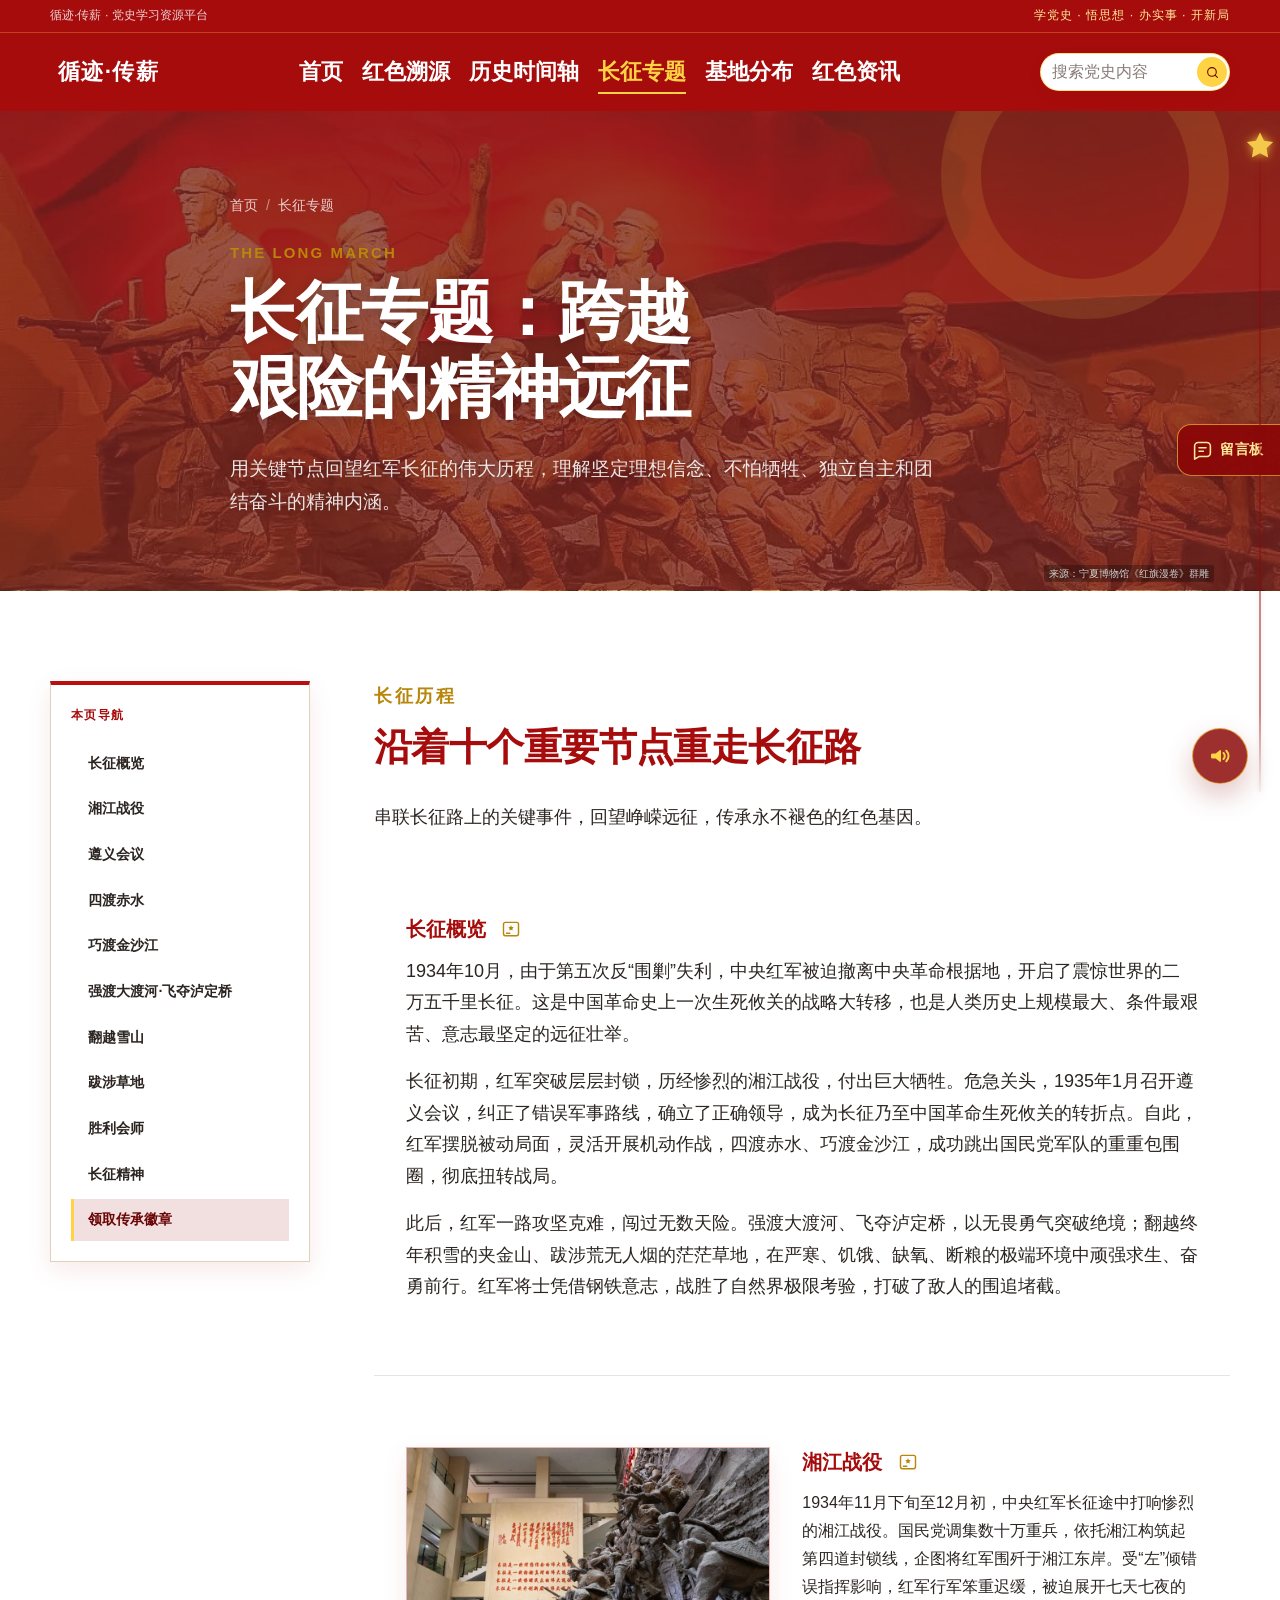
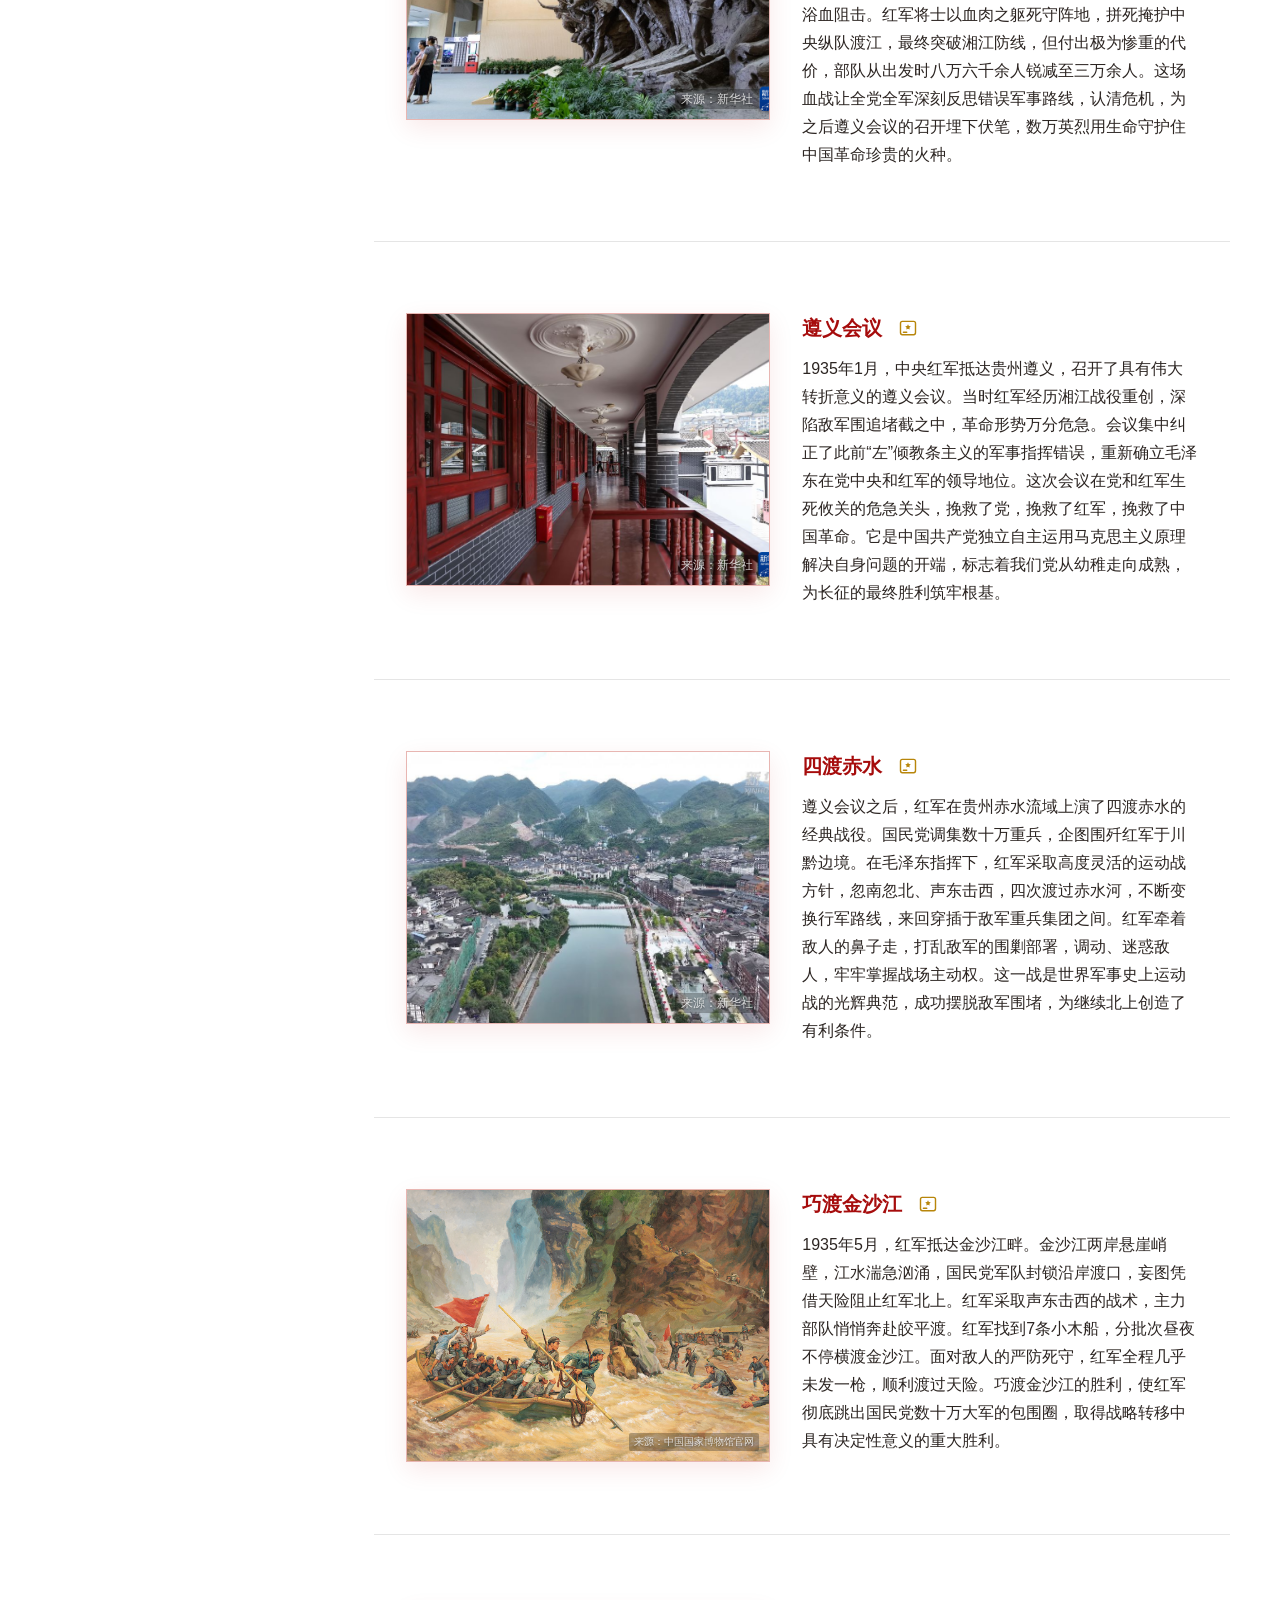
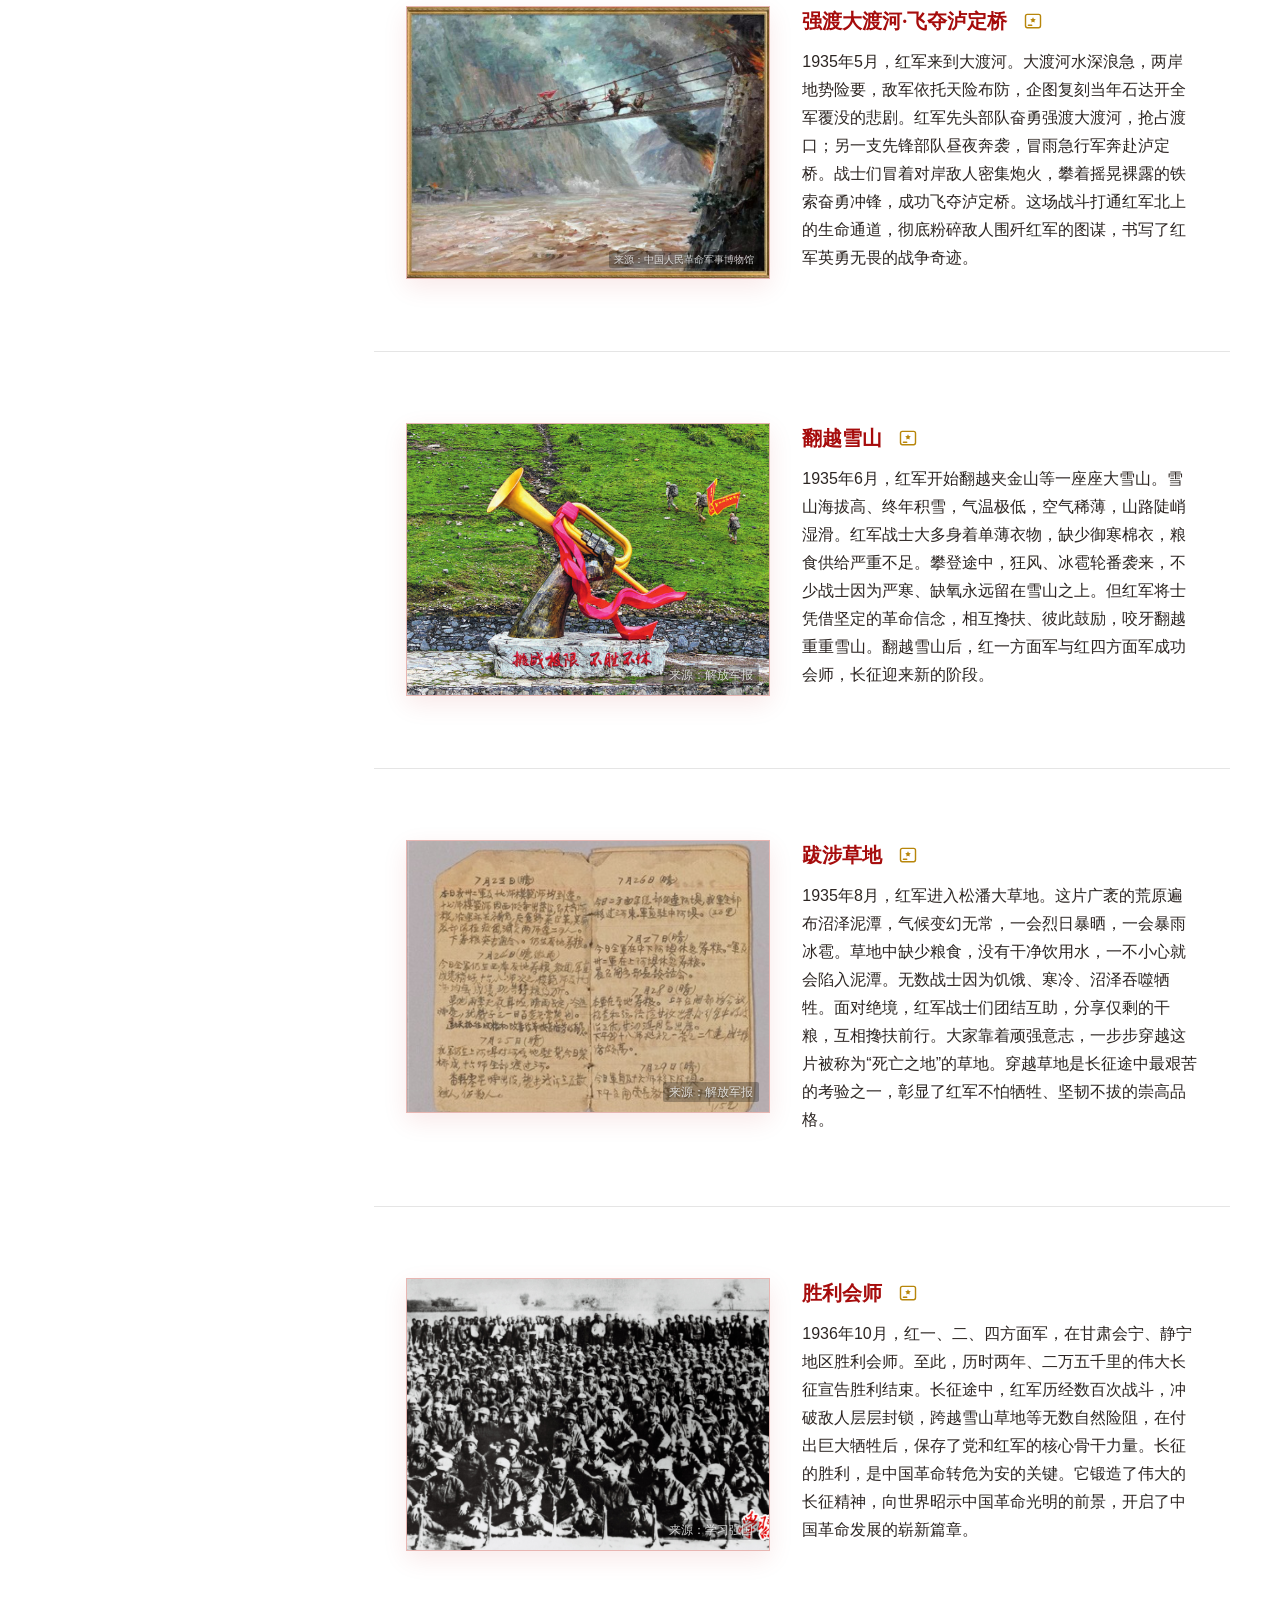
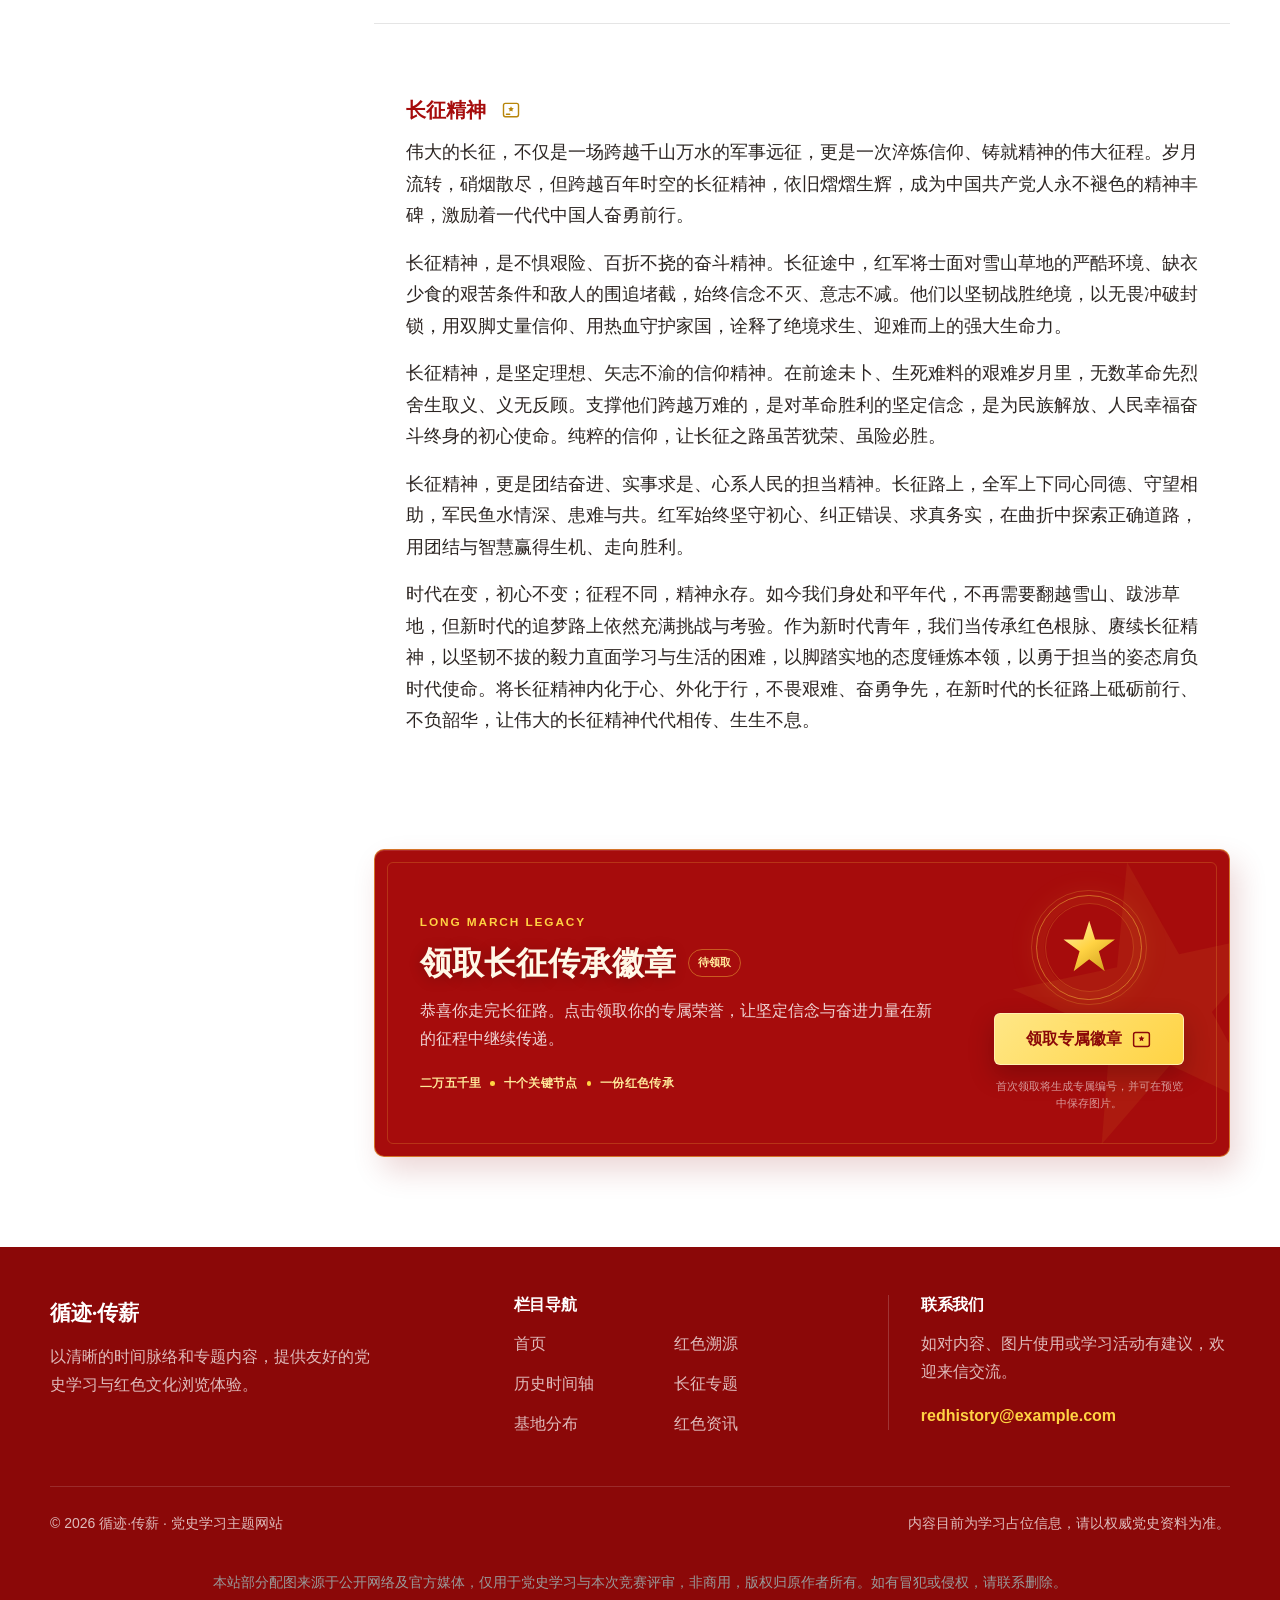
<file: long-march.html>
<!doctype html>
<html lang="zh-CN">
  <head>
    <meta charset="UTF-8" />
    <meta name="viewport" content="width=device-width, initial-scale=1.0" />
    <meta name="description" content="长征专题，回顾红军长征的重要历程与长征精神。" />
    <title>长征专题 | 循迹·传薪</title>
    <link rel="preload" as="image" href="images/banner3.jpg" type="image/jpeg" fetchpriority="high" />
    <link rel="stylesheet" href="style.css" />
    <script src="script.js" defer></script>
  </head>
  <body>
    <a class="skip-link" href="#main-content">跳到主要内容</a>

    <header class="site-header">
      <div class="utility-bar">
        <div class="utility-bar__inner container">
          <span>循迹·传薪 · 党史学习资源平台</span>
          <span class="utility-bar__slogan">学党史 · 悟思想 · 办实事 · 开新局</span>
        </div>
      </div>

      <nav class="nav container" aria-label="主导航">
        <a class="brand" href="index.html" aria-label="循迹·传薪首页">
          <span class="brand__text">循迹·传薪</span>
        </a>
        <ul class="nav__list">
          <li><a class="nav__link" href="index.html">首页</a></li>
          <li><a class="nav__link" href="red-origin.html">红色溯源</a></li>
          <li><a class="nav__link" href="timeline.html">历史时间轴</a></li>
          <li><a class="nav__link" href="long-march.html" aria-current="page">长征专题</a></li>
          <li><a class="nav__link" href="bases.html">基地分布</a></li>
          <li><a class="nav__link" href="news.html">红色资讯</a></li>
        </ul>
        <div class="search-shell" data-search>
          <form class="search-form" role="search" data-search-form>
            <label class="sr-only" for="site-search">搜索党史相关内容</label>
            <input class="search-input" id="site-search" name="keyword" type="search" placeholder="搜索党史内容" autocomplete="off" />
            <button class="search-button" type="submit" aria-label="搜索">
              <svg viewBox="0 0 24 24" fill="none" stroke-width="2" stroke-linecap="round" stroke-linejoin="round" aria-hidden="true">
                <circle cx="11" cy="11" r="8"></circle>
                <path d="m21 21-4.3-4.3"></path>
              </svg>
            </button>
          </form>
          <div class="search-results" data-search-results hidden>
            <p class="search-results__summary" data-search-summary aria-live="polite"></p>
            <ul class="search-results__list" data-search-list></ul>
          </div>
        </div>
      </nav>
    </header>

    <main id="main-content">
      <section class="page-hero page-hero--long-march">
        <div class="page-hero__content container">
          <ul class="breadcrumbs" aria-label="面包屑">
            <li><a href="index.html">首页</a></li>
            <li>长征专题</li>
          </ul>
          <p class="eyebrow">The Long March</p>
          <h1>长征专题：跨越艰险的精神远征</h1>
          <p>用关键节点回望红军长征的伟大历程，理解坚定理想信念、不怕牺牲、独立自主和团结奋斗的精神内涵。</p>
        </div>
        <span class="media-source media-source--hero media-source--long">来源：宁夏博物馆《红旗漫卷》群雕</span>
      </section>

      <div class="page-shell page-shell--long-march">
        <div class="container page-shell__grid">
          <aside class="section-sidebar" data-section-nav>
            <p class="section-sidebar__eyebrow">本页导航</p>
            <nav class="section-sidebar__nav" aria-label="长征专题页内导航">
              <a class="section-sidebar__link" href="#march-overview">长征概览</a>
              <a class="section-sidebar__link" href="#march-xiangjiang">湘江战役</a>
              <a class="section-sidebar__link" href="#march-zunyi">遵义会议</a>
              <a class="section-sidebar__link" href="#march-four-rivers">四渡赤水</a>
              <a class="section-sidebar__link" href="#march-jinsha">巧渡金沙江</a>
              <a class="section-sidebar__link" href="#march-dadu-luding">强渡大渡河·飞夺泸定桥</a>
              <a class="section-sidebar__link" href="#march-snow-mountains">翻越雪山</a>
              <a class="section-sidebar__link" href="#march-grassland">跋涉草地</a>
              <a class="section-sidebar__link" href="#march-join">胜利会师</a>
              <a class="section-sidebar__link" href="#march-spirit">长征精神</a>
              <a class="section-sidebar__link" href="#march-badge">领取传承徽章</a>
            </nav>
          </aside>

          <div class="page-shell__content">
            <section class="content-section">
              <div class="section-heading">
                <p class="eyebrow">长征历程</p>
                <h2>沿着十个重要节点重走长征路</h2>
                <p>串联长征路上的关键事件，回望峥嵘远征，传承永不褪色的红色基因。</p>
              </div>

              <div class="march-card-list">
                <article class="march-card march-card--text section-anchor" id="march-overview">
                  <div class="march-card__body">
                    <div class="march-card__heading-row">
                      <h3><a class="section-heading-link" href="http://www.81.cn/ysym/ssjgy/index.html?keyword=%E7%BA%A2%E5%86%9B%E9%95%BF%E5%BE%81&amp;searchfield=TITLE&amp;indexsearch=2" target="_blank" rel="noopener noreferrer">长征概览</a></h3>
                      <button class="march-poster-button" type="button" data-generate-march-poster data-march-poster-art="overview" aria-label="生成并下载长征概览金句海报" title="生成金句海报">
                        <svg viewBox="0 0 24 24" fill="none" stroke="currentColor" stroke-width="1.7" stroke-linecap="round" stroke-linejoin="round" aria-hidden="true">
                          <rect x="3" y="4" width="18" height="16" rx="2.2"></rect>
                          <path fill="currentColor" stroke="none" d="m12 7.6 1.02 2.07 2.28.33-1.65 1.61.39 2.27L12 12.81l-2.04 1.07.39-2.27-1.65-1.61 2.28-.33Z"></path>
                          <path d="M6.5 17h4"></path>
                        </svg>
                      </button>
                    </div>
                    <p>
                      1934年10月，由于第五次反“围剿”失利，中央红军被迫撤离中央革命根据地，开启了震惊世界的二万五千里长征。这是中国革命史上一次生死攸关的战略大转移，也是人类历史上规模最大、条件最艰苦、意志最坚定的远征壮举。
                    </p>
                    <p>
                      长征初期，红军突破层层封锁，历经惨烈的湘江战役，付出巨大牺牲。危急关头，1935年1月召开遵义会议，纠正了错误军事路线，确立了正确领导，成为长征乃至中国革命生死攸关的转折点。自此，红军摆脱被动局面，灵活开展机动作战，四渡赤水、巧渡金沙江，成功跳出国民党军队的重重包围圈，彻底扭转战局。
                    </p>
                    <p>
                      此后，红军一路攻坚克难，闯过无数天险。强渡大渡河、飞夺泸定桥，以无畏勇气突破绝境；翻越终年积雪的夹金山、跋涉荒无人烟的茫茫草地，在严寒、饥饿、缺氧、断粮的极端环境中顽强求生、奋勇前行。红军将士凭借钢铁意志，战胜了自然界极限考验，打破了敌人的围追堵截。
                    </p>
                  </div>
                </article>

                <article class="march-card section-anchor" id="march-xiangjiang">
                  <div class="march-card__media">
                    <img
                      class="march-card__image"
                      src="images/march2.jpg"
                      alt="湘江战役"
                      loading="lazy"
                      decoding="async"
                    />
                    <span class="media-source">来源：新华社</span>
                  </div>
                  <div class="march-card__body">
                    <div class="march-card__heading-row">
                      <h3><a class="section-heading-link" href="http://www.81.cn/ysym/ssjgy/index.html?keyword=%E6%B9%98%E6%B1%9F%E6%88%98%E5%BD%B9&amp;searchfield=TITLE&amp;indexsearch=2" target="_blank" rel="noopener noreferrer">湘江战役</a></h3>
                      <button class="march-poster-button" type="button" data-generate-march-poster data-march-poster-art="battlefield" aria-label="生成并下载湘江战役金句海报" title="生成金句海报">
                        <svg viewBox="0 0 24 24" fill="none" stroke="currentColor" stroke-width="1.7" stroke-linecap="round" stroke-linejoin="round" aria-hidden="true">
                          <rect x="3" y="4" width="18" height="16" rx="2.2"></rect>
                          <path fill="currentColor" stroke="none" d="m12 7.6 1.02 2.07 2.28.33-1.65 1.61.39 2.27L12 12.81l-2.04 1.07.39-2.27-1.65-1.61 2.28-.33Z"></path>
                          <path d="M6.5 17h4"></path>
                        </svg>
                      </button>
                    </div>
                    <p>1934年11月下旬至12月初，中央红军长征途中打响惨烈的湘江战役。国民党调集数十万重兵，依托湘江构筑起第四道封锁线，企图将红军围歼于湘江东岸。受“左”倾错误指挥影响，红军行军笨重迟缓，被迫展开七天七夜的浴血阻击。红军将士以血肉之躯死守阵地，拼死掩护中央纵队渡江，最终突破湘江防线，但付出极为惨重的代价，部队从出发时八万六千余人锐减至三万余人。这场血战让全党全军深刻反思错误军事路线，认清危机，为之后遵义会议的召开埋下伏笔，数万英烈用生命守护住中国革命珍贵的火种。</p>
                  </div>
                </article>

                <article class="march-card section-anchor" id="march-zunyi">
                  <div class="march-card__media">
                    <img
                      class="march-card__image"
                      src="images/march3.jpg"
                      alt="遵义会议"
                      loading="lazy"
                      decoding="async"
                    />
                    <span class="media-source">来源：新华社</span>
                  </div>
                  <div class="march-card__body">
                    <div class="march-card__heading-row">
                      <h3><a class="section-heading-link" href="http://www.81.cn/ysym/ssjgy/index.html?keyword=%E9%81%B5%E4%B9%89%E4%BC%9A%E8%AE%AE&amp;searchfield=TITLE&amp;indexsearch=2" target="_blank" rel="noopener noreferrer">遵义会议</a></h3>
                      <button class="march-poster-button" type="button" data-generate-march-poster data-march-poster-art="turning-point" aria-label="生成并下载遵义会议金句海报" title="生成金句海报">
                        <svg viewBox="0 0 24 24" fill="none" stroke="currentColor" stroke-width="1.7" stroke-linecap="round" stroke-linejoin="round" aria-hidden="true">
                          <rect x="3" y="4" width="18" height="16" rx="2.2"></rect>
                          <path fill="currentColor" stroke="none" d="m12 7.6 1.02 2.07 2.28.33-1.65 1.61.39 2.27L12 12.81l-2.04 1.07.39-2.27-1.65-1.61 2.28-.33Z"></path>
                          <path d="M6.5 17h4"></path>
                        </svg>
                      </button>
                    </div>
                    <p>1935年1月，中央红军抵达贵州遵义，召开了具有伟大转折意义的遵义会议。当时红军经历湘江战役重创，深陷敌军围追堵截之中，革命形势万分危急。会议集中纠正了此前“左”倾教条主义的军事指挥错误，重新确立毛泽东在党中央和红军的领导地位。这次会议在党和红军生死攸关的危急关头，挽救了党，挽救了红军，挽救了中国革命。它是中国共产党独立自主运用马克思主义原理解决自身问题的开端，标志着我们党从幼稚走向成熟，为长征的最终胜利筑牢根基。</p>
                  </div>
                </article>

                <article class="march-card section-anchor" id="march-four-rivers">
                  <div class="march-card__media">
                    <img
                      class="march-card__image"
                      src="images/march4.jpg"
                      alt="四渡赤水"
                      loading="lazy"
                      decoding="async"
                    />
                    <span class="media-source">来源：新华社</span>
                  </div>
                  <div class="march-card__body">
                    <div class="march-card__heading-row">
                      <h3><a class="section-heading-link" href="http://www.81.cn/ysym/ssjgy/index.html?keyword=%E5%9B%9B%E6%B8%A1%E8%B5%A4%E6%B0%B4&amp;searchfield=TITLE&amp;indexsearch=2" target="_blank" rel="noopener noreferrer">四渡赤水</a></h3>
                      <button class="march-poster-button" type="button" data-generate-march-poster data-march-poster-art="agile-river" aria-label="生成并下载四渡赤水金句海报" title="生成金句海报">
                        <svg viewBox="0 0 24 24" fill="none" stroke="currentColor" stroke-width="1.7" stroke-linecap="round" stroke-linejoin="round" aria-hidden="true">
                          <rect x="3" y="4" width="18" height="16" rx="2.2"></rect>
                          <path fill="currentColor" stroke="none" d="m12 7.6 1.02 2.07 2.28.33-1.65 1.61.39 2.27L12 12.81l-2.04 1.07.39-2.27-1.65-1.61 2.28-.33Z"></path>
                          <path d="M6.5 17h4"></path>
                        </svg>
                      </button>
                    </div>
                    <p>遵义会议之后，红军在贵州赤水流域上演了四渡赤水的经典战役。国民党调集数十万重兵，企图围歼红军于川黔边境。在毛泽东指挥下，红军采取高度灵活的运动战方针，忽南忽北、声东击西，四次渡过赤水河，不断变换行军路线，来回穿插于敌军重兵集团之间。红军牵着敌人的鼻子走，打乱敌军的围剿部署，调动、迷惑敌人，牢牢掌握战场主动权。这一战是世界军事史上运动战的光辉典范，成功摆脱敌军围堵，为继续北上创造了有利条件。</p>
                  </div>
                </article>

                <article class="march-card section-anchor" id="march-jinsha">
                  <div class="march-card__media">
                    <img
                      class="march-card__image"
                      src="images/march5.jpg"
                      alt="巧渡金沙江"
                      loading="lazy"
                      decoding="async"
                    />
                    <span class="media-source media-source--long">来源：中国国家博物馆官网</span>
                  </div>
                  <div class="march-card__body">
                    <div class="march-card__heading-row">
                      <h3><a class="section-heading-link" href="http://www.81.cn/ysym/ssjgy/index.html?keyword=%E5%B7%A7%E6%B8%A1%E9%87%91%E6%B2%99%E6%B1%9F&amp;searchfield=TITLE&amp;indexsearch=2" target="_blank" rel="noopener noreferrer">巧渡金沙江</a></h3>
                      <button class="march-poster-button" type="button" data-generate-march-poster data-march-poster-art="gorge" aria-label="生成并下载巧渡金沙江金句海报" title="生成金句海报">
                        <svg viewBox="0 0 24 24" fill="none" stroke="currentColor" stroke-width="1.7" stroke-linecap="round" stroke-linejoin="round" aria-hidden="true">
                          <rect x="3" y="4" width="18" height="16" rx="2.2"></rect>
                          <path fill="currentColor" stroke="none" d="m12 7.6 1.02 2.07 2.28.33-1.65 1.61.39 2.27L12 12.81l-2.04 1.07.39-2.27-1.65-1.61 2.28-.33Z"></path>
                          <path d="M6.5 17h4"></path>
                        </svg>
                      </button>
                    </div>
                    <p>1935年5月，红军抵达金沙江畔。金沙江两岸悬崖峭壁，江水湍急汹涌，国民党军队封锁沿岸渡口，妄图凭借天险阻止红军北上。红军采取声东击西的战术，主力部队悄悄奔赴皎平渡。红军找到7条小木船，分批次昼夜不停横渡金沙江。面对敌人的严防死守，红军全程几乎未发一枪，顺利渡过天险。巧渡金沙江的胜利，使红军彻底跳出国民党数十万大军的包围圈，取得战略转移中具有决定性意义的重大胜利。</p>
                  </div>
                </article>

                <article class="march-card section-anchor" id="march-dadu-luding">
                  <div class="march-card__media">
                    <img
                      class="march-card__image"
                      src="images/march6.jpg"
                      alt="强渡大渡河·飞夺泸定桥"
                      loading="lazy"
                      decoding="async"
                    />
                    <span class="media-source media-source--long">来源：中国人民革命军事博物馆</span>
                  </div>
                  <div class="march-card__body">
                    <div class="march-card__heading-row">
                      <h3><a class="section-heading-link" href="http://www.81.cn/ysym/ssjgy/index.html?keyword=%E5%BC%BA%E6%B8%A1%E5%A4%A7%E6%B8%A1%E6%B2%B3&amp;searchfield=TITLE&amp;indexsearch=2" target="_blank" rel="noopener noreferrer">强渡大渡河·飞夺泸定桥</a></h3>
                      <button class="march-poster-button" type="button" data-generate-march-poster data-march-poster-art="rapids" aria-label="生成并下载强渡大渡河飞夺泸定桥金句海报" title="生成金句海报">
                        <svg viewBox="0 0 24 24" fill="none" stroke="currentColor" stroke-width="1.7" stroke-linecap="round" stroke-linejoin="round" aria-hidden="true">
                          <rect x="3" y="4" width="18" height="16" rx="2.2"></rect>
                          <path fill="currentColor" stroke="none" d="m12 7.6 1.02 2.07 2.28.33-1.65 1.61.39 2.27L12 12.81l-2.04 1.07.39-2.27-1.65-1.61 2.28-.33Z"></path>
                          <path d="M6.5 17h4"></path>
                        </svg>
                      </button>
                    </div>
                    <p>1935年5月，红军来到大渡河。大渡河水深浪急，两岸地势险要，敌军依托天险布防，企图复刻当年石达开全军覆没的悲剧。红军先头部队奋勇强渡大渡河，抢占渡口；另一支先锋部队昼夜奔袭，冒雨急行军奔赴泸定桥。战士们冒着对岸敌人密集炮火，攀着摇晃裸露的铁索奋勇冲锋，成功飞夺泸定桥。这场战斗打通红军北上的生命通道，彻底粉碎敌人围歼红军的图谋，书写了红军英勇无畏的战争奇迹。</p>
                  </div>
                </article>

                <article class="march-card section-anchor" id="march-snow-mountains">
                  <div class="march-card__media">
                    <img
                      class="march-card__image"
                      src="images/march7.jpg"
                      alt="翻越雪山"
                      loading="lazy"
                      decoding="async"
                    />
                    <span class="media-source">来源：解放军报</span>
                  </div>
                  <div class="march-card__body">
                    <div class="march-card__heading-row">
                      <h3><a class="section-heading-link" href="http://www.81.cn/ysym/ssjgy/index.html?keyword=%E7%BF%BB%E8%B6%8A%E9%9B%AA%E5%B1%B1&amp;searchfield=TITLE&amp;indexsearch=2" target="_blank" rel="noopener noreferrer">翻越雪山</a></h3>
                      <button class="march-poster-button" type="button" data-generate-march-poster data-march-poster-art="snow" aria-label="生成并下载翻越雪山金句海报" title="生成金句海报">
                        <svg viewBox="0 0 24 24" fill="none" stroke="currentColor" stroke-width="1.7" stroke-linecap="round" stroke-linejoin="round" aria-hidden="true">
                          <rect x="3" y="4" width="18" height="16" rx="2.2"></rect>
                          <path fill="currentColor" stroke="none" d="m12 7.6 1.02 2.07 2.28.33-1.65 1.61.39 2.27L12 12.81l-2.04 1.07.39-2.27-1.65-1.61 2.28-.33Z"></path>
                          <path d="M6.5 17h4"></path>
                        </svg>
                      </button>
                    </div>
                    <p>1935年6月，红军开始翻越夹金山等一座座大雪山。雪山海拔高、终年积雪，气温极低，空气稀薄，山路陡峭湿滑。红军战士大多身着单薄衣物，缺少御寒棉衣，粮食供给严重不足。攀登途中，狂风、冰雹轮番袭来，不少战士因为严寒、缺氧永远留在雪山之上。但红军将士凭借坚定的革命信念，相互搀扶、彼此鼓励，咬牙翻越重重雪山。翻越雪山后，红一方面军与红四方面军成功会师，长征迎来新的阶段。</p>
                  </div>
                </article>

                <article class="march-card section-anchor" id="march-grassland">
                  <div class="march-card__media">
                    <img
                      class="march-card__image"
                      src="images/march8.jpg"
                      alt="跋涉草地"
                      loading="lazy"
                      decoding="async"
                    />
                    <span class="media-source">来源：解放军报</span>
                  </div>
                  <div class="march-card__body">
                    <div class="march-card__heading-row">
                      <h3><a class="section-heading-link" href="http://www.81.cn/ysym/ssjgy/index.html?keyword=%E8%BF%87%E8%8D%89%E5%9C%B0&amp;searchfield=TITLE&amp;indexsearch=2" target="_blank" rel="noopener noreferrer">跋涉草地</a></h3>
                      <button class="march-poster-button" type="button" data-generate-march-poster data-march-poster-art="grassland" aria-label="生成并下载跋涉草地金句海报" title="生成金句海报">
                        <svg viewBox="0 0 24 24" fill="none" stroke="currentColor" stroke-width="1.7" stroke-linecap="round" stroke-linejoin="round" aria-hidden="true">
                          <rect x="3" y="4" width="18" height="16" rx="2.2"></rect>
                          <path fill="currentColor" stroke="none" d="m12 7.6 1.02 2.07 2.28.33-1.65 1.61.39 2.27L12 12.81l-2.04 1.07.39-2.27-1.65-1.61 2.28-.33Z"></path>
                          <path d="M6.5 17h4"></path>
                        </svg>
                      </button>
                    </div>
                    <p>1935年8月，红军进入松潘大草地。这片广袤的荒原遍布沼泽泥潭，气候变幻无常，一会烈日暴晒，一会暴雨冰雹。草地中缺少粮食，没有干净饮用水，一不小心就会陷入泥潭。无数战士因为饥饿、寒冷、沼泽吞噬牺牲。面对绝境，红军战士们团结互助，分享仅剩的干粮，互相搀扶前行。大家靠着顽强意志，一步步穿越这片被称为“死亡之地”的草地。穿越草地是长征途中最艰苦的考验之一，彰显了红军不怕牺牲、坚韧不拔的崇高品格。</p>
                  </div>
                </article>

                <article class="march-card section-anchor" id="march-join">
                  <div class="march-card__media">
                    <img
                      class="march-card__image"
                      src="images/march9.jpg"
                      alt="胜利会师"
                      loading="lazy"
                      decoding="async"
                    />
                    <span class="media-source">来源：学习强国</span>
                  </div>
                  <div class="march-card__body">
                    <div class="march-card__heading-row">
                      <h3><a class="section-heading-link" href="http://www.81.cn/ysym/ssjgy/index.html?keyword=%E8%83%9C%E5%88%A9%E4%BC%9A%E5%B8%88&amp;searchfield=TITLE&amp;indexsearch=2" target="_blank" rel="noopener noreferrer">胜利会师</a></h3>
                      <button class="march-poster-button" type="button" data-generate-march-poster data-march-poster-art="victory" aria-label="生成并下载胜利会师金句海报" title="生成金句海报">
                        <svg viewBox="0 0 24 24" fill="none" stroke="currentColor" stroke-width="1.7" stroke-linecap="round" stroke-linejoin="round" aria-hidden="true">
                          <rect x="3" y="4" width="18" height="16" rx="2.2"></rect>
                          <path fill="currentColor" stroke="none" d="m12 7.6 1.02 2.07 2.28.33-1.65 1.61.39 2.27L12 12.81l-2.04 1.07.39-2.27-1.65-1.61 2.28-.33Z"></path>
                          <path d="M6.5 17h4"></path>
                        </svg>
                      </button>
                    </div>
                    <p>1936年10月，红一、二、四方面军，在甘肃会宁、静宁地区胜利会师。至此，历时两年、二万五千里的伟大长征宣告胜利结束。长征途中，红军历经数百次战斗，冲破敌人层层封锁，跨越雪山草地等无数自然险阻，在付出巨大牺牲后，保存了党和红军的核心骨干力量。长征的胜利，是中国革命转危为安的关键。它锻造了伟大的长征精神，向世界昭示中国革命光明的前景，开启了中国革命发展的崭新篇章。</p>
                  </div>
                </article>

                <article class="march-card march-card--text section-anchor" id="march-spirit">
                  <div class="march-card__body">
                    <div class="march-card__heading-row">
                      <h3><a class="section-heading-link" href="http://www.81.cn/ysym/ssjgy/index.html?keyword=%E9%95%BF%E5%BE%81%E7%B2%BE%E7%A5%9E&amp;searchfield=TITLE&amp;indexsearch=2" target="_blank" rel="noopener noreferrer">长征精神</a></h3>
                      <button
                        class="march-poster-button"
                        type="button"
                        data-generate-march-poster
                        data-march-poster-art="spirit"
                        aria-label="生成并下载长征精神金句海报"
                        title="生成金句海报"
                      >
                        <svg viewBox="0 0 24 24" fill="none" stroke="currentColor" stroke-width="1.7" stroke-linecap="round" stroke-linejoin="round" aria-hidden="true">
                          <rect x="3" y="4" width="18" height="16" rx="2.2"></rect>
                          <path fill="currentColor" stroke="none" d="m12 7.6 1.02 2.07 2.28.33-1.65 1.61.39 2.27L12 12.81l-2.04 1.07.39-2.27-1.65-1.61 2.28-.33Z"></path>
                          <path d="M6.5 17h4"></path>
                        </svg>
                      </button>
                    </div>
                    <p>
                      伟大的长征，不仅是一场跨越千山万水的军事远征，更是一次淬炼信仰、铸就精神的伟大征程。岁月流转，硝烟散尽，但跨越百年时空的长征精神，依旧熠熠生辉，成为中国共产党人永不褪色的精神丰碑，激励着一代代中国人奋勇前行。
                    </p>
                    <p>
                      长征精神，是不惧艰险、百折不挠的奋斗精神。长征途中，红军将士面对雪山草地的严酷环境、缺衣少食的艰苦条件和敌人的围追堵截，始终信念不灭、意志不减。他们以坚韧战胜绝境，以无畏冲破封锁，用双脚丈量信仰、用热血守护家国，诠释了绝境求生、迎难而上的强大生命力。
                    </p>
                    <p>
                      长征精神，是坚定理想、矢志不渝的信仰精神。在前途未卜、生死难料的艰难岁月里，无数革命先烈舍生取义、义无反顾。支撑他们跨越万难的，是对革命胜利的坚定信念，是为民族解放、人民幸福奋斗终身的初心使命。纯粹的信仰，让长征之路虽苦犹荣、虽险必胜。
                    </p>
                    <p>
                      长征精神，更是团结奋进、实事求是、心系人民的担当精神。长征路上，全军上下同心同德、守望相助，军民鱼水情深、患难与共。红军始终坚守初心、纠正错误、求真务实，在曲折中探索正确道路，用团结与智慧赢得生机、走向胜利。
                    </p>
                    <p>
                      时代在变，初心不变；征程不同，精神永存。如今我们身处和平年代，不再需要翻越雪山、跋涉草地，但新时代的追梦路上依然充满挑战与考验。作为新时代青年，我们当传承红色根脉、赓续长征精神，以坚韧不拔的毅力直面学习与生活的困难，以脚踏实地的态度锤炼本领，以勇于担当的姿态肩负时代使命。将长征精神内化于心、外化于行，不畏艰难、奋勇争先，在新时代的长征路上砥砺前行、不负韶华，让伟大的长征精神代代相传、生生不息。
                    </p>
                  </div>
                </article>
              </div>

              <section
                class="march-badge section-anchor"
                id="march-badge"
                aria-labelledby="march-badge-title"
                data-march-badge-module
              >
                <div class="march-badge__inner">
                  <div class="march-badge__copy">
                    <p class="march-badge__eyebrow">Long March Legacy</p>
                    <div class="march-badge__title-row">
                      <h2 id="march-badge-title">领取长征传承徽章</h2>
                      <span class="march-badge__status" data-badge-status>待领取</span>
                    </div>
                    <p class="march-badge__lead" data-badge-message>
                      恭喜你走完长征路。点击领取你的专属荣誉，让坚定信念与奋进力量在新的征程中继续传递。
                    </p>
                    <p class="march-badge__facts">
                      <span>二万五千里</span>
                      <i aria-hidden="true"></i>
                      <span>十个关键节点</span>
                      <i aria-hidden="true"></i>
                      <span>一份红色传承</span>
                    </p>
                  </div>
                  <div class="march-badge__action">
                    <div class="march-badge__seal" aria-hidden="true">
                      <span class="march-badge__seal-star"></span>
                    </div>
                    <button
                      class="march-badge__button"
                      type="button"
                      data-claim-march-badge
                    >
                      <span data-badge-button-label>领取专属徽章</span>
                      <svg viewBox="0 0 24 24" aria-hidden="true">
                        <rect x="3" y="4" width="18" height="16" rx="2.2"></rect>
                        <path
                          fill="currentColor"
                          stroke="none"
                          d="m12 7.6 1.02 2.07 2.28.33-1.65 1.61.39 2.27L12 12.81l-2.04 1.07.39-2.27-1.65-1.61 2.28-.33Z"
                        ></path>
                      </svg>
                    </button>
                    <p class="march-badge__hint" data-badge-hint>
                      首次领取将生成专属编号，并可在预览中保存图片。
                    </p>
                  </div>
                </div>
              </section>
            </section>
          </div>
        </div>
      </div>
    </main>

    <div class="badge-modal" data-badge-modal data-generated-preview hidden>
      <div class="badge-modal__backdrop" data-preview-close></div>
      <section
        class="badge-modal__panel"
        role="dialog"
        aria-modal="true"
        aria-labelledby="generated-preview-title"
        tabindex="-1"
      >
        <button
          class="badge-modal__close"
          type="button"
          aria-label="关闭作品预览"
          data-preview-close
        >
          <svg viewBox="0 0 24 24" aria-hidden="true">
            <path d="m6 6 12 12M18 6 6 18"></path>
          </svg>
        </button>
        <header class="badge-modal__header">
          <p data-preview-eyebrow>Long March Heritage</p>
          <h2 id="generated-preview-title" data-preview-title>作品预览</h2>
          <span data-preview-caption hidden></span>
        </header>
        <div class="badge-modal__preview">
          <img data-preview-image alt="" decoding="async" />
        </div>
        <div class="badge-modal__actions">
          <button
            class="badge-modal__save"
            type="button"
            data-preview-save
            disabled
          >
            <svg viewBox="0 0 24 24" aria-hidden="true">
              <path d="M12 3v12m0 0 4-4m-4 4-4-4"></path>
              <path d="M5 19h14"></path>
            </svg>
            保存到本地
          </button>
          <button class="badge-modal__later" type="button" data-preview-close>
            关闭
          </button>
        </div>
      </section>
    </div>

    <footer class="site-footer">
      <div class="footer__inner container">
        <div class="footer__intro">
          <p class="footer__brand">循迹·传薪</p>
          <p>以清晰的时间脉络和专题内容，提供友好的党史学习与红色文化浏览体验。</p>
        </div>
        <div>
          <h2 class="footer__title">栏目导航</h2>
          <ul class="footer__links">
            <li><a href="index.html">首页</a></li>
            <li><a href="red-origin.html">红色溯源</a></li>
            <li><a href="timeline.html">历史时间轴</a></li>
            <li><a href="long-march.html">长征专题</a></li>
            <li><a href="bases.html">基地分布</a></li>
            <li><a href="news.html">红色资讯</a></li>
          </ul>
        </div>
        <div class="footer__contact">
          <h2 class="footer__title">联系我们</h2>
          <p>如对内容、图片使用或学习活动有建议，欢迎来信交流。</p>
          <p><a href="mailto:redhistory@example.com">redhistory@example.com</a></p>
        </div>
      </div>
      <div class="footer__bottom container">
        <p>© <span data-current-year>2026</span> 循迹·传薪 · 党史学习主题网站</p>
        <p>内容目前为学习占位信息，请以权威党史资料为准。</p>
        <p class="footer__disclaimer">本站部分配图来源于公开网络及官方媒体，仅用于党史学习与本次竞赛评审，非商用，版权归原作者所有。如有冒犯或侵权，请联系删除。</p>
      </div>
    </footer>

    <button class="back-to-top" type="button" aria-label="回到顶部" data-back-to-top>
      <svg viewBox="0 0 24 24" aria-hidden="true">
        <path d="m18 15-6-6-6 6"></path>
      </svg>
    </button>
  </body>
</html>
</file>
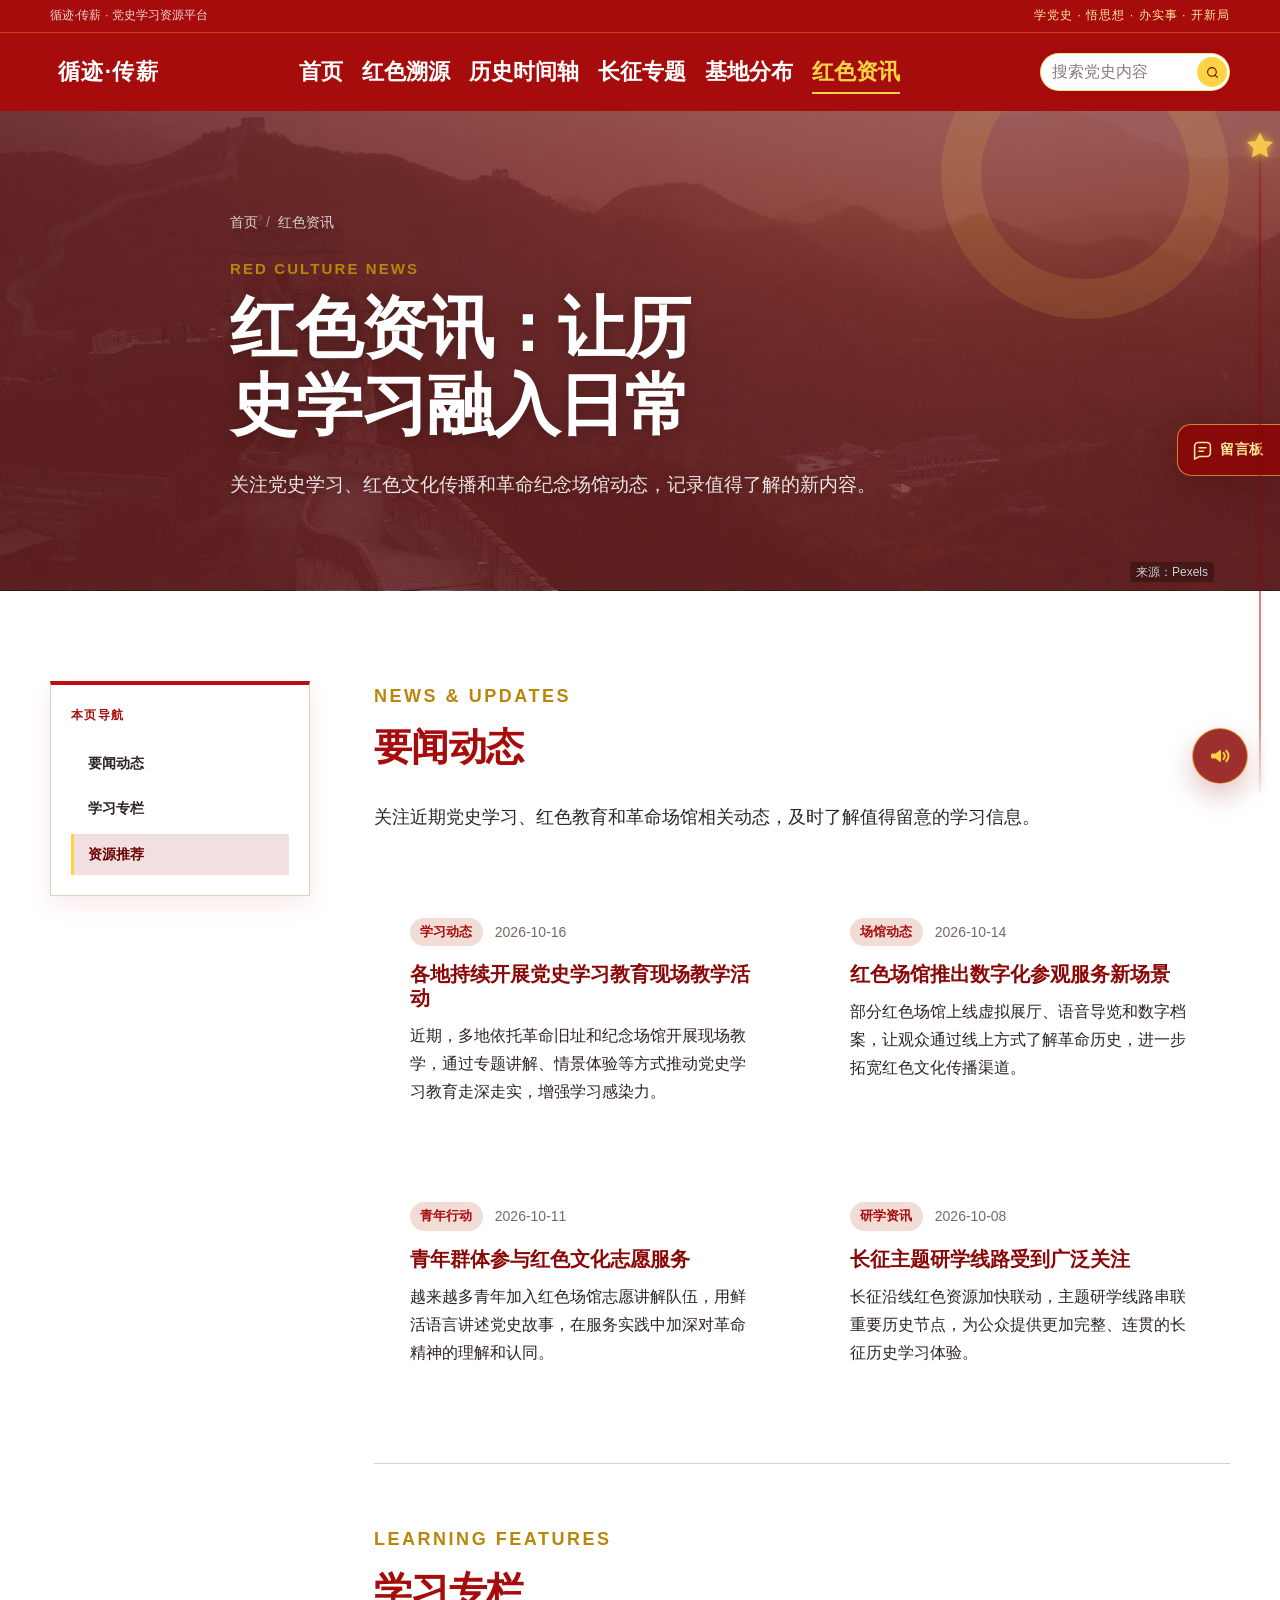
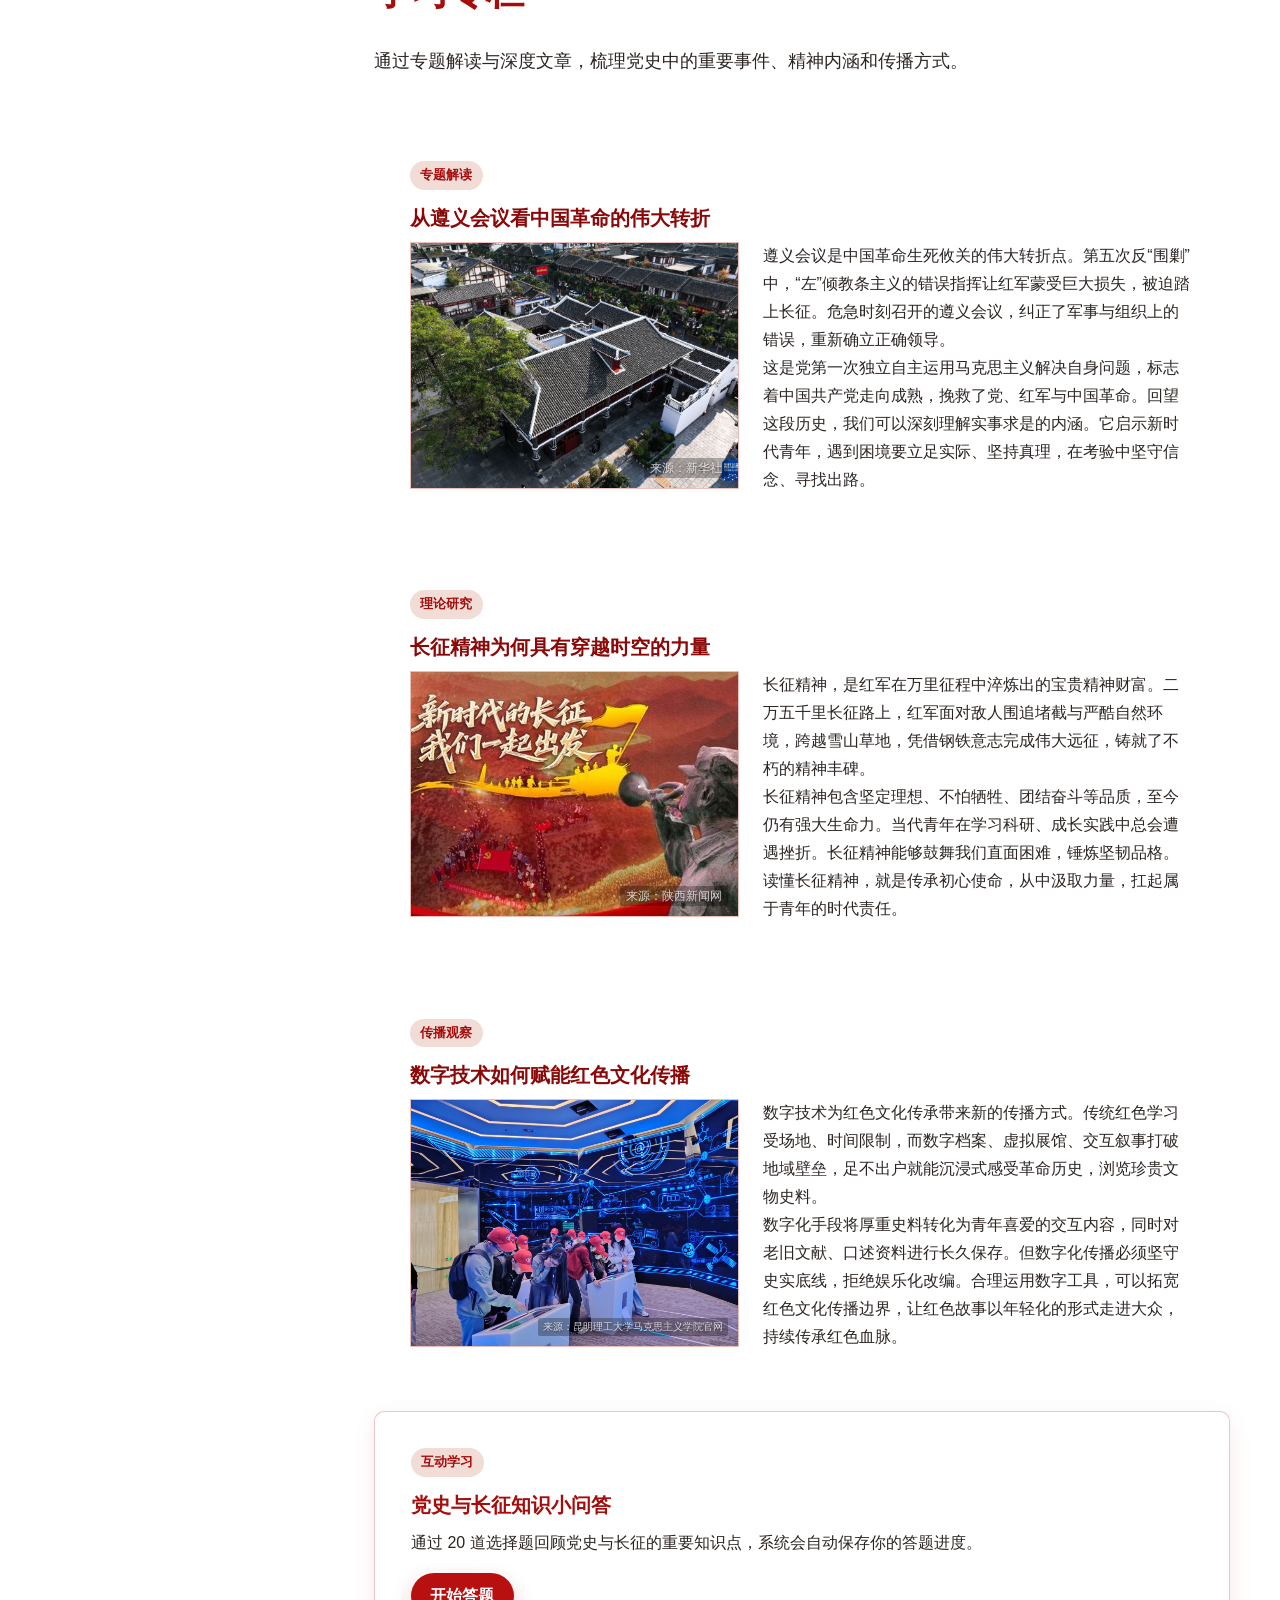
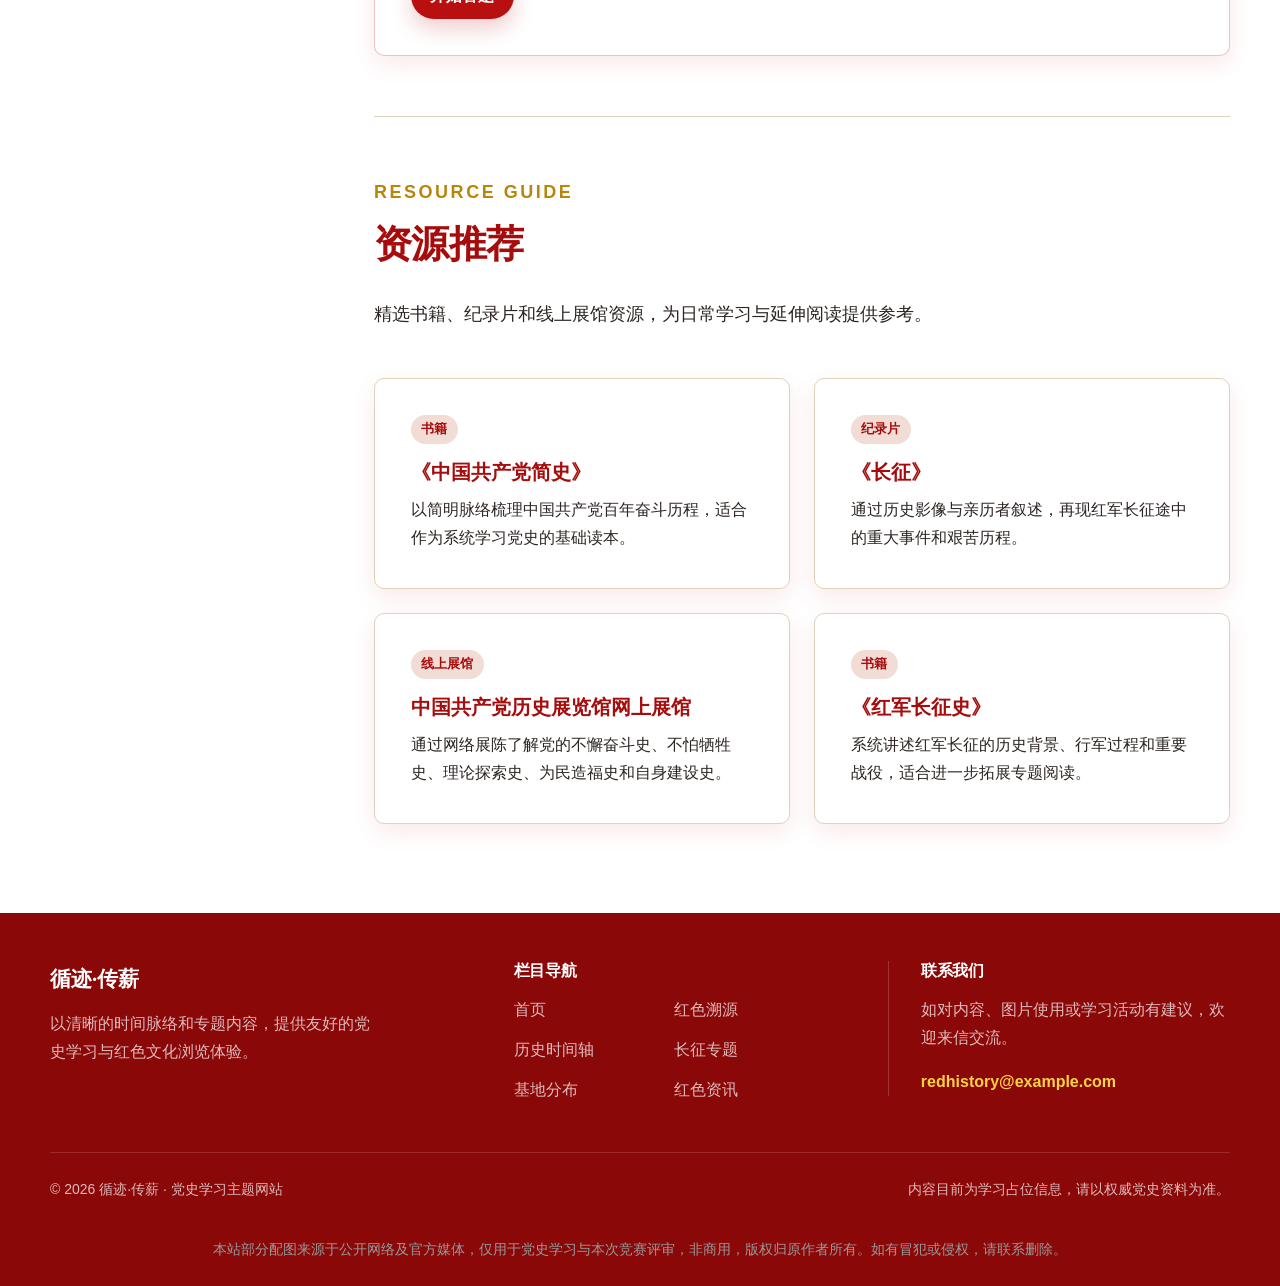
<file: news.html>
<!doctype html>
<html lang="zh-CN">
  <head>
    <meta charset="UTF-8" />
    <meta name="viewport" content="width=device-width, initial-scale=1.0" />
    <meta name="description" content="红色资讯栏目，汇总党史学习与红色文化相关内容。" />
    <title>红色资讯 | 循迹·传薪</title>
    <link rel="preload" as="image" href="images/banner5.jpg" type="image/jpeg" fetchpriority="high" />
    <link rel="stylesheet" href="style.css" />
    <script src="script.js" defer></script>
  </head>
  <body>
    <a class="skip-link" href="#main-content">跳到主要内容</a>

    <header class="site-header">
      <div class="utility-bar">
        <div class="utility-bar__inner container">
          <span>循迹·传薪 · 党史学习资源平台</span>
          <span class="utility-bar__slogan">学党史 · 悟思想 · 办实事 · 开新局</span>
        </div>
      </div>

      <nav class="nav container" aria-label="主导航">
        <a class="brand" href="index.html" aria-label="循迹·传薪首页">
          <span class="brand__text">循迹·传薪</span>
        </a>
        <ul class="nav__list">
          <li><a class="nav__link" href="index.html">首页</a></li>
          <li><a class="nav__link" href="red-origin.html">红色溯源</a></li>
          <li><a class="nav__link" href="timeline.html">历史时间轴</a></li>
          <li><a class="nav__link" href="long-march.html">长征专题</a></li>
          <li><a class="nav__link" href="bases.html">基地分布</a></li>
          <li><a class="nav__link" href="news.html" aria-current="page">红色资讯</a></li>
        </ul>
        <div class="search-shell" data-search>
          <form class="search-form" role="search" data-search-form>
            <label class="sr-only" for="site-search">搜索党史相关内容</label>
            <input class="search-input" id="site-search" name="keyword" type="search" placeholder="搜索党史内容" autocomplete="off" />
            <button class="search-button" type="submit" aria-label="搜索">
              <svg viewBox="0 0 24 24" fill="none" stroke-width="2" stroke-linecap="round" stroke-linejoin="round" aria-hidden="true">
                <circle cx="11" cy="11" r="8"></circle>
                <path d="m21 21-4.3-4.3"></path>
              </svg>
            </button>
          </form>
          <div class="search-results" data-search-results hidden>
            <p class="search-results__summary" data-search-summary aria-live="polite"></p>
            <ul class="search-results__list" data-search-list></ul>
          </div>
        </div>
      </nav>
    </header>

    <main id="main-content">
      <section class="page-hero page-hero--news">
        <div class="page-hero__content container">
          <ul class="breadcrumbs" aria-label="面包屑">
            <li><a href="index.html">首页</a></li>
            <li>红色资讯</li>
          </ul>
          <p class="eyebrow">Red Culture News</p>
          <h1>红色资讯：让历史学习融入日常</h1>
          <p>关注党史学习、红色文化传播和革命纪念场馆动态，记录值得了解的新内容。</p>
        </div>
        <span class="media-source media-source--hero">来源：Pexels</span>
      </section>

      <div class="page-shell page-shell--news">
        <div class="container page-shell__grid">
          <aside class="section-sidebar" data-section-nav>
            <p class="section-sidebar__eyebrow">本页导航</p>
            <nav class="section-sidebar__nav" aria-label="红色资讯页内导航">
              <a class="section-sidebar__link" href="#news-headlines">要闻动态</a>
              <a class="section-sidebar__link" href="#news-features">学习专栏</a>
              <a class="section-sidebar__link" href="#news-resources">资源推荐</a>
            </nav>
          </aside>

          <div class="page-shell__content">
            <section class="content-section section-anchor" id="news-headlines">
              <div class="section-heading">
                <p class="eyebrow">News &amp; Updates</p>
                <h2>要闻动态</h2>
                <p>关注近期党史学习、红色教育和革命场馆相关动态，及时了解值得留意的学习信息。</p>
              </div>

              <div class="news-headline-grid">
                <article class="article-card">
                  <div class="article-card__meta">
                    <span class="tag">学习动态</span>
                    <time datetime="2026-10-16">2026-10-16</time>
                  </div>
                  <h3>
                    <a
                      class="section-heading-link"
                      href="https://www.ccps.gov.cn/zt/dsxxjy/"
                      target="_blank"
                      rel="noopener noreferrer"
                    >
                      各地持续开展党史学习教育现场教学活动
                    </a>
                  </h3>
                  <p>近期，多地依托革命旧址和纪念场馆开展现场教学，通过专题讲解、情景体验等方式推动党史学习教育走深走实，增强学习感染力。</p>
                </article>
                <article class="article-card">
                  <div class="article-card__meta">
                    <span class="tag">场馆动态</span>
                    <time datetime="2026-10-14">2026-10-14</time>
                  </div>
                  <h3>
                    <a
                      class="section-heading-link"
                      href="http://search.people.cn/getNewsResult/?channel=cpc&amp;x=10&amp;y=11&amp;keyword=%E4%B8%AD%E5%9B%BD%E5%85%B1%E4%BA%A7%E5%85%9A%E6%96%B0%E9%97%BB%E7%BD%91"
                      target="_blank"
                      rel="noopener noreferrer"
                    >
                      红色场馆推出数字化参观服务新场景
                    </a>
                  </h3>
                  <p>部分红色场馆上线虚拟展厅、语音导览和数字档案，让观众通过线上方式了解革命历史，进一步拓宽红色文化传播渠道。</p>
                </article>
                <article class="article-card">
                  <div class="article-card__meta">
                    <span class="tag">青年行动</span>
                    <time datetime="2026-10-11">2026-10-11</time>
                  </div>
                  <h3>
                    <a
                      class="section-heading-link"
                      href="http://search.people.cn/getNewsResult/?channel=cpc&amp;x=10&amp;y=11&amp;keyword=%E4%B8%AD%E5%9B%BD%E5%85%B1%E4%BA%A7%E5%85%9A%E6%96%B0%E9%97%BB%E7%BD%91"
                      target="_blank"
                      rel="noopener noreferrer"
                    >
                      青年群体参与红色文化志愿服务
                    </a>
                  </h3>
                  <p>越来越多青年加入红色场馆志愿讲解队伍，用鲜活语言讲述党史故事，在服务实践中加深对革命精神的理解和认同。</p>
                </article>
                <article class="article-card">
                  <div class="article-card__meta">
                    <span class="tag">研学资讯</span>
                    <time datetime="2026-10-08">2026-10-08</time>
                  </div>
                  <h3>
                    <a
                      class="section-heading-link"
                      href="http://search.people.cn/getNewsResult/?channel=cpc&amp;x=10&amp;y=11&amp;keyword=%E4%B8%AD%E5%9B%BD%E5%85%B1%E4%BA%A7%E5%85%9A%E6%96%B0%E9%97%BB%E7%BD%91"
                      target="_blank"
                      rel="noopener noreferrer"
                    >
                      长征主题研学线路受到广泛关注
                    </a>
                  </h3>
                  <p>长征沿线红色资源加快联动，主题研学线路串联重要历史节点，为公众提供更加完整、连贯的长征历史学习体验。</p>
                </article>
              </div>
            </section>

            <section class="content-section section-anchor" id="news-features">
              <div class="section-heading">
                <p class="eyebrow">Learning Features</p>
                <h2>学习专栏</h2>
                <p>通过专题解读与深度文章，梳理党史中的重要事件、精神内涵和传播方式。</p>
              </div>

              <div class="learning-feature-list">
                <article class="article-card learning-feature-card">
                  <div class="article-card__meta">
                    <span class="tag">专题解读</span>
                  </div>
                  <h3><a class="section-heading-link" href="https://www.xuexi.cn/dc12897105c8c496d783c5e4d3b680a2/9a75e290b9cf8cb8fb529a6e503db78d.html?query=%E4%BB%8E%E9%81%B5%E4%B9%89%E4%BC%9A%E8%AE%AE%E7%9C%8B%E4%B8%AD%E5%9B%BD%E9%9D%A9%E5%91%BD%E7%9A%84%E4%BC%9F%E5%A4%A7%E8%BD%AC%E6%8A%98&amp;page=1&amp;search_source=1&amp;program_id=0&amp;product_params=%7B%22time_filter%22%3A%22all%22%2C%22type_filter%22%3A%22all%22%2C%22sort_method%22%3A%22integrated%22%2C%22wenhui_sort_method%22%3A%22near_far%22%2C%22search_method%22%3A%22all%22%7D&amp;_t=1792320116812" target="_blank" rel="noopener noreferrer">从遵义会议看中国革命的伟大转折</a></h3>
                  <div class="learning-feature-card__content">
                  <div class="learning-feature-card__media">
                      <img
                        class="learning-feature-card__image"
                        src="images/study1.jpg"
                        alt="从遵义会议看中国革命的伟大转折"
                        loading="lazy"
                        decoding="async"
                      />
                      <span class="media-source">来源：新华社</span>
                    </div>
                    <div class="learning-feature-card__body">
                      <p>遵义会议是中国革命生死攸关的伟大转折点。第五次反“围剿”中，“左”倾教条主义的错误指挥让红军蒙受巨大损失，被迫踏上长征。危急时刻召开的遵义会议，纠正了军事与组织上的错误，重新确立正确领导。</p>
                      <p>这是党第一次独立自主运用马克思主义解决自身问题，标志着中国共产党走向成熟，挽救了党、红军与中国革命。回望这段历史，我们可以深刻理解实事求是的内涵。它启示新时代青年，遇到困境要立足实际、坚持真理，在考验中坚守信念、寻找出路。</p>
                    </div>
                  </div>
                </article>
                <article class="article-card learning-feature-card">
                  <div class="article-card__meta">
                    <span class="tag">理论研究</span>
                  </div>
                  <h3><a class="section-heading-link" href="https://www.xuexi.cn/dc12897105c8c496d783c5e4d3b680a2/9a75e290b9cf8cb8fb529a6e503db78d.html?query=%E9%95%BF%E5%BE%81%E7%B2%BE%E7%A5%9E%E4%B8%BA%E4%BD%95%E5%85%B7%E6%9C%89%E7%A9%BF%E8%B6%8A%E6%97%B6%E7%A9%BA%E7%9A%84%E5%8A%9B%E9%87%8F&amp;page=1&amp;search_source=1&amp;program_id=0&amp;product_params=%7B%22time_filter%22%3A%22all%22%2C%22type_filter%22%3A%22all%22%2C%22sort_method%22%3A%22integrated%22%2C%22wenhui_sort_method%22%3A%22near_far%22%2C%22search_method%22%3A%22all%22%7D&amp;_t=1792320361024" target="_blank" rel="noopener noreferrer">长征精神为何具有穿越时空的力量</a></h3>
                  <div class="learning-feature-card__content">
                    <div class="learning-feature-card__media">
                      <img
                        class="learning-feature-card__image"
                        src="images/study2.jpg"
                        alt="长征精神为何具有穿越时空的力量"
                        loading="lazy"
                        decoding="async"
                      />
                      <span class="media-source">来源：陕西新闻网</span>
                    </div>
                    <div class="learning-feature-card__body">
                      <p>长征精神，是红军在万里征程中淬炼出的宝贵精神财富。二万五千里长征路上，红军面对敌人围追堵截与严酷自然环境，跨越雪山草地，凭借钢铁意志完成伟大远征，铸就了不朽的精神丰碑。</p>
                      <p>长征精神包含坚定理想、不怕牺牲、团结奋斗等品质，至今仍有强大生命力。当代青年在学习科研、成长实践中总会遭遇挫折。长征精神能够鼓舞我们直面困难，锤炼坚韧品格。读懂长征精神，就是传承初心使命，从中汲取力量，扛起属于青年的时代责任。</p>
                    </div>
                  </div>
                </article>
                <article class="article-card learning-feature-card">
                  <div class="article-card__meta">
                    <span class="tag">传播观察</span>
                  </div>
                  <h3><a class="section-heading-link" href="https://www.xuexi.cn/dc12897105c8c496d783c5e4d3b680a2/9a75e290b9cf8cb8fb529a6e503db78d.html?query=%E6%95%B0%E5%AD%97%E6%8A%80%E6%9C%AF%E5%A6%82%E4%BD%95%E8%B5%8B%E8%83%BD%E7%BA%A2%E8%89%B2%E6%96%87%E5%8C%96%E4%BC%A0%E6%92%AD&amp;page=1&amp;search_source=1&amp;program_id=0&amp;product_params=%7B%22time_filter%22%3A%22all%22%2C%22type_filter%22%3A%22all%22%2C%22sort_method%22%3A%22integrated%22%2C%22wenhui_sort_method%22%3A%22near_far%22%2C%22search_method%22%3A%22all%22%7D&amp;_t=1792320420448" target="_blank" rel="noopener noreferrer">数字技术如何赋能红色文化传播</a></h3>
                  <div class="learning-feature-card__content">
                    <div class="learning-feature-card__media">
                      <img
                        class="learning-feature-card__image"
                        src="images/study3.jpg"
                        alt="数字技术如何赋能红色文化传播"
                        loading="lazy"
                        decoding="async"
                      />
                      <span class="media-source media-source--long">来源：昆明理工大学马克思主义学院官网</span>
                    </div>
                    <div class="learning-feature-card__body">
                      <p>数字技术为红色文化传承带来新的传播方式。传统红色学习受场地、时间限制，而数字档案、虚拟展馆、交互叙事打破地域壁垒，足不出户就能沉浸式感受革命历史，浏览珍贵文物史料。</p>
                      <p>数字化手段将厚重史料转化为青年喜爱的交互内容，同时对老旧文献、口述资料进行长久保存。但数字化传播必须坚守史实底线，拒绝娱乐化改编。合理运用数字工具，可以拓宽红色文化传播边界，让红色故事以年轻化的形式走进大众，持续传承红色血脉。</p>
                    </div>
                  </div>
                </article>
                <article class="article-card quiz-entry">
                  <div class="article-card__meta">
                    <span class="tag">互动学习</span>
                  </div>
                  <h3>党史与长征知识小问答</h3>
                  <p>通过 20 道选择题回顾党史与长征的重要知识点，系统会自动保存你的答题进度。</p>
                  <button class="button button--primary quiz-entry__button" type="button" data-quiz-open>
                    开始答题
                  </button>
                </article>
              </div>
            </section>

            <section class="content-section section-anchor" id="news-resources">
              <div class="section-heading">
                <p class="eyebrow">Resource Guide</p>
                <h2>资源推荐</h2>
                <p>精选书籍、纪录片和线上展馆资源，为日常学习与延伸阅读提供参考。</p>
              </div>

              <div class="resource-grid">
                <article class="article-card">
                  <div class="article-card__meta">
                    <span class="tag">书籍</span>
                  </div>
                  <h3><a class="section-heading-link" href="https://www.xuexi.cn/local/normalTemplate.html?itemId=6986677964901609384" target="_blank" rel="noopener noreferrer">《中国共产党简史》</a></h3>
                  <p>以简明脉络梳理中国共产党百年奋斗历程，适合作为系统学习党史的基础读本。</p>
                </article>
                <article class="article-card">
                  <div class="article-card__meta">
                    <span class="tag">纪录片</span>
                  </div>
                  <h3><a class="section-heading-link" href="https://www.xuexi.cn/dc12897105c8c496d783c5e4d3b680a2/9a75e290b9cf8cb8fb529a6e503db78d.html?query=%E9%95%BF%E5%BE%81%E7%BA%AA%E5%BD%95%E7%89%87&amp;page=1&amp;search_source=1&amp;program_id=0&amp;product_params=%7B%22time_filter%22%3A%22all%22%2C%22type_filter%22%3A%22all%22%2C%22sort_method%22%3A%22integrated%22%2C%22wenhui_sort_method%22%3A%22near_far%22%2C%22search_method%22%3A%22all%22%7D&amp;_t=1792404534021" target="_blank" rel="noopener noreferrer">《长征》</a></h3>
                  <p>通过历史影像与亲历者叙述，再现红军长征途中的重大事件和艰苦历程。</p>
                </article>
                <article class="article-card">
                  <div class="article-card__meta">
                    <span class="tag">线上展馆</span>
                  </div>
                  <h3><a class="section-heading-link" href="https://www.qstheory.cn/dukan/qs/2021-08/16/c_1127760410.htm" target="_blank" rel="noopener noreferrer">中国共产党历史展览馆网上展馆</a></h3>
                  <p>通过网络展陈了解党的不懈奋斗史、不怕牺牲史、理论探索史、为民造福史和自身建设史。</p>
                </article>
                <article class="article-card">
                  <div class="article-card__meta">
                    <span class="tag">书籍</span>
                  </div>
                  <h3><a class="section-heading-link" href="https://www.xuexi.cn/local/normalTemplate.html?itemId=2021055663060044283" target="_blank" rel="noopener noreferrer">《红军长征史》</a></h3>
                  <p>系统讲述红军长征的历史背景、行军过程和重要战役，适合进一步拓展专题阅读。</p>
                </article>
              </div>
            </section>
          </div>
        </div>
      </div>
    </main>

    <footer class="site-footer">
      <div class="footer__inner container">
        <div class="footer__intro">
          <p class="footer__brand">循迹·传薪</p>
          <p>以清晰的时间脉络和专题内容，提供友好的党史学习与红色文化浏览体验。</p>
        </div>
        <div>
          <h2 class="footer__title">栏目导航</h2>
          <ul class="footer__links">
            <li><a href="index.html">首页</a></li>
            <li><a href="red-origin.html">红色溯源</a></li>
            <li><a href="timeline.html">历史时间轴</a></li>
            <li><a href="long-march.html">长征专题</a></li>
            <li><a href="bases.html">基地分布</a></li>
            <li><a href="news.html">红色资讯</a></li>
          </ul>
        </div>
        <div class="footer__contact">
          <h2 class="footer__title">联系我们</h2>
          <p>如对内容、图片使用或学习活动有建议，欢迎来信交流。</p>
          <p><a href="mailto:redhistory@example.com">redhistory@example.com</a></p>
        </div>
      </div>
      <div class="footer__bottom container">
        <p>© <span data-current-year>2026</span> 循迹·传薪 · 党史学习主题网站</p>
        <p>内容目前为学习占位信息，请以权威党史资料为准。</p>
        <p class="footer__disclaimer">本站部分配图来源于公开网络及官方媒体，仅用于党史学习与本次竞赛评审，非商用，版权归原作者所有。如有冒犯或侵权，请联系删除。</p>
      </div>
    </footer>

    <button class="back-to-top" type="button" aria-label="回到顶部" data-back-to-top>
      <svg viewBox="0 0 24 24" aria-hidden="true">
        <path d="m18 15-6-6-6 6"></path>
      </svg>
    </button>

    <div class="quiz-modal" data-quiz-modal hidden>
      <div class="quiz-modal__backdrop" data-quiz-close aria-hidden="true"></div>
      <section
        class="quiz-modal__panel"
        role="dialog"
        aria-modal="true"
        aria-labelledby="quiz-modal-title"
        tabindex="-1"
      >
        <header class="quiz-modal__header">
          <div>
            <p class="eyebrow">Knowledge Quiz</p>
            <h2 id="quiz-modal-title">党史与长征知识小问答</h2>
          </div>
          <button class="quiz-modal__close" type="button" aria-label="关闭问答" data-quiz-close>
            <svg viewBox="0 0 24 24" aria-hidden="true">
              <path d="M6 6l12 12M18 6 6 18"></path>
            </svg>
          </button>
        </header>

        <div class="quiz-modal__status" aria-live="polite">
          <p data-quiz-progress>第 1 / 20 题</p>
          <p data-quiz-score>答对 0 题</p>
        </div>
        <div class="quiz-modal__progress" aria-hidden="true">
          <span data-quiz-progress-bar></span>
        </div>

        <div class="quiz-modal__body" data-quiz-body>
          <div data-quiz-question></div>
          <div class="quiz-modal__actions">
            <button class="button button--primary" type="button" data-quiz-next hidden>下一题</button>
          </div>
        </div>

        <div class="quiz-summary" data-quiz-summary hidden>
          <p class="eyebrow">答题完成</p>
          <h3>你答对了 <span data-quiz-final-score>0</span> 题</h3>
          <p data-quiz-summary-text>本次问答已完成，可以重新答题再次巩固知识点。</p>
          <button class="button button--outline" type="button" data-quiz-restart>重新答题</button>
        </div>
      </section>
    </div>
  </body>
</html>
</file>
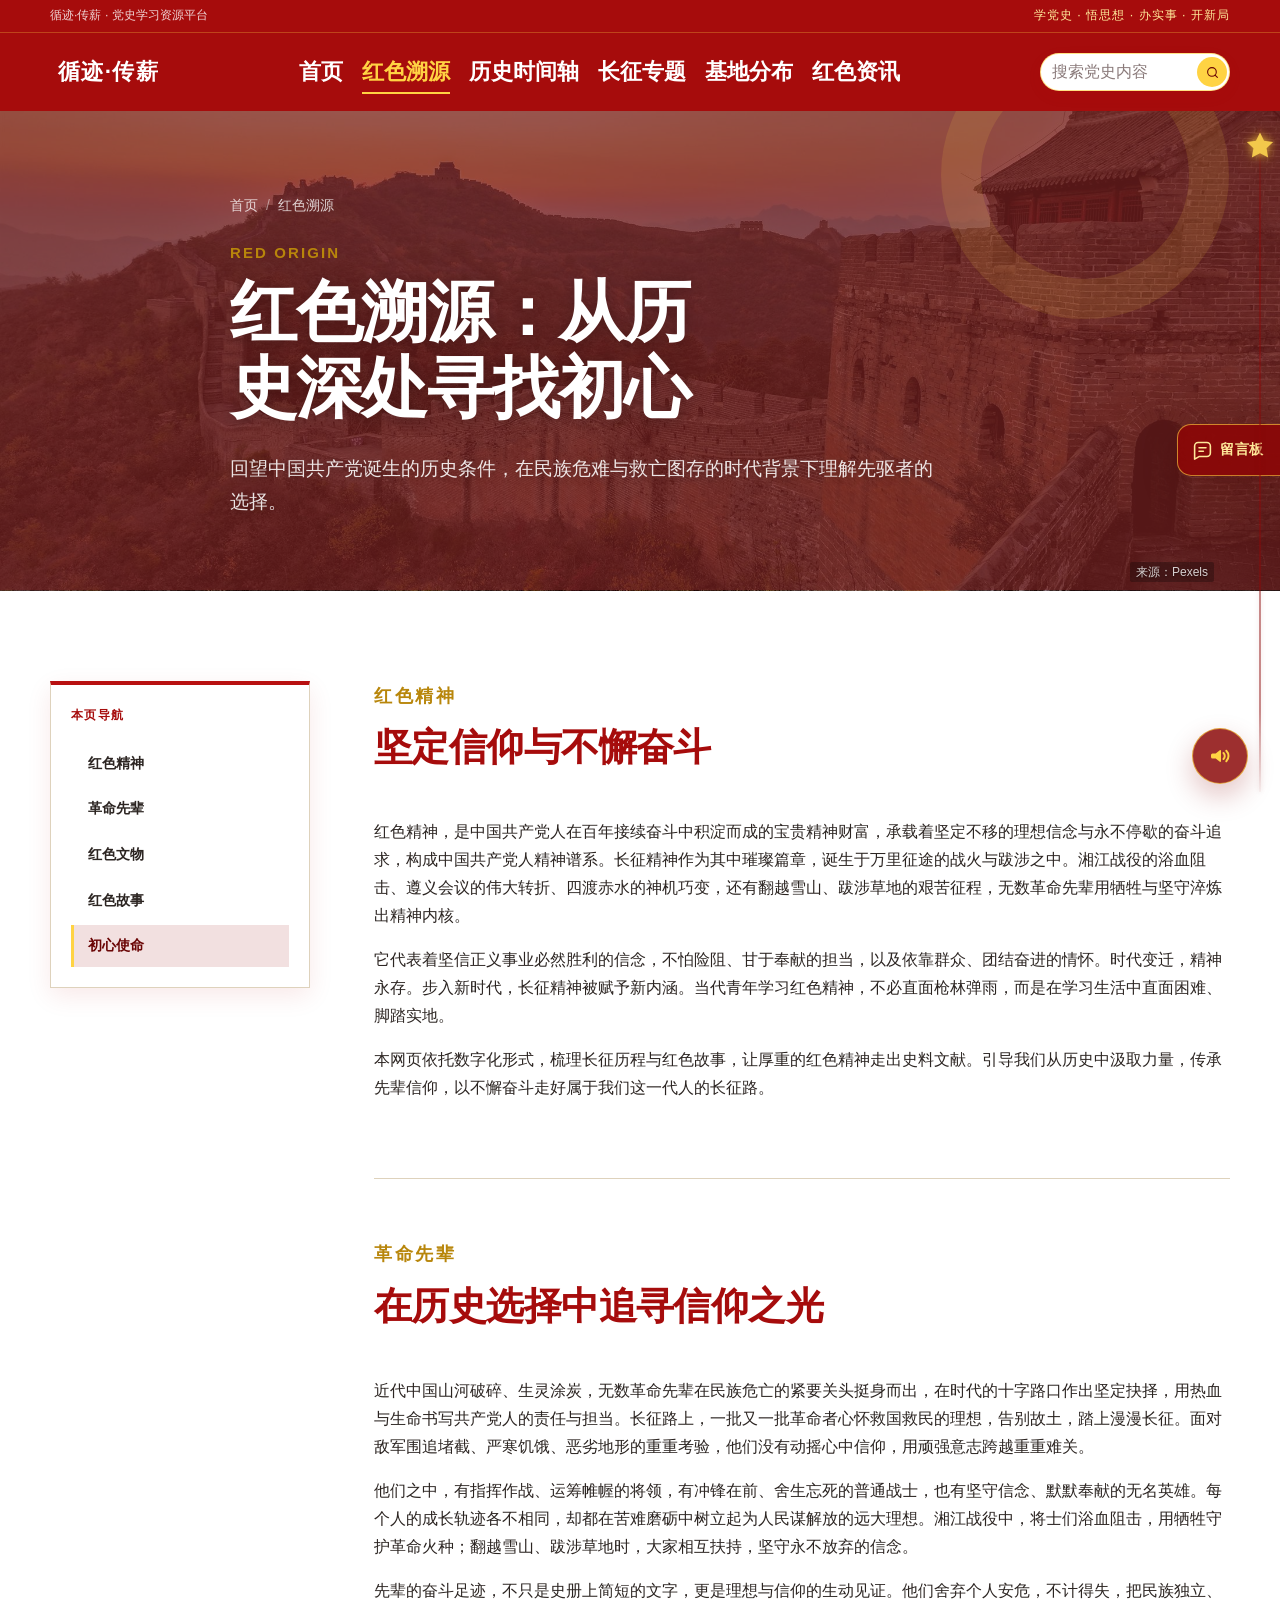
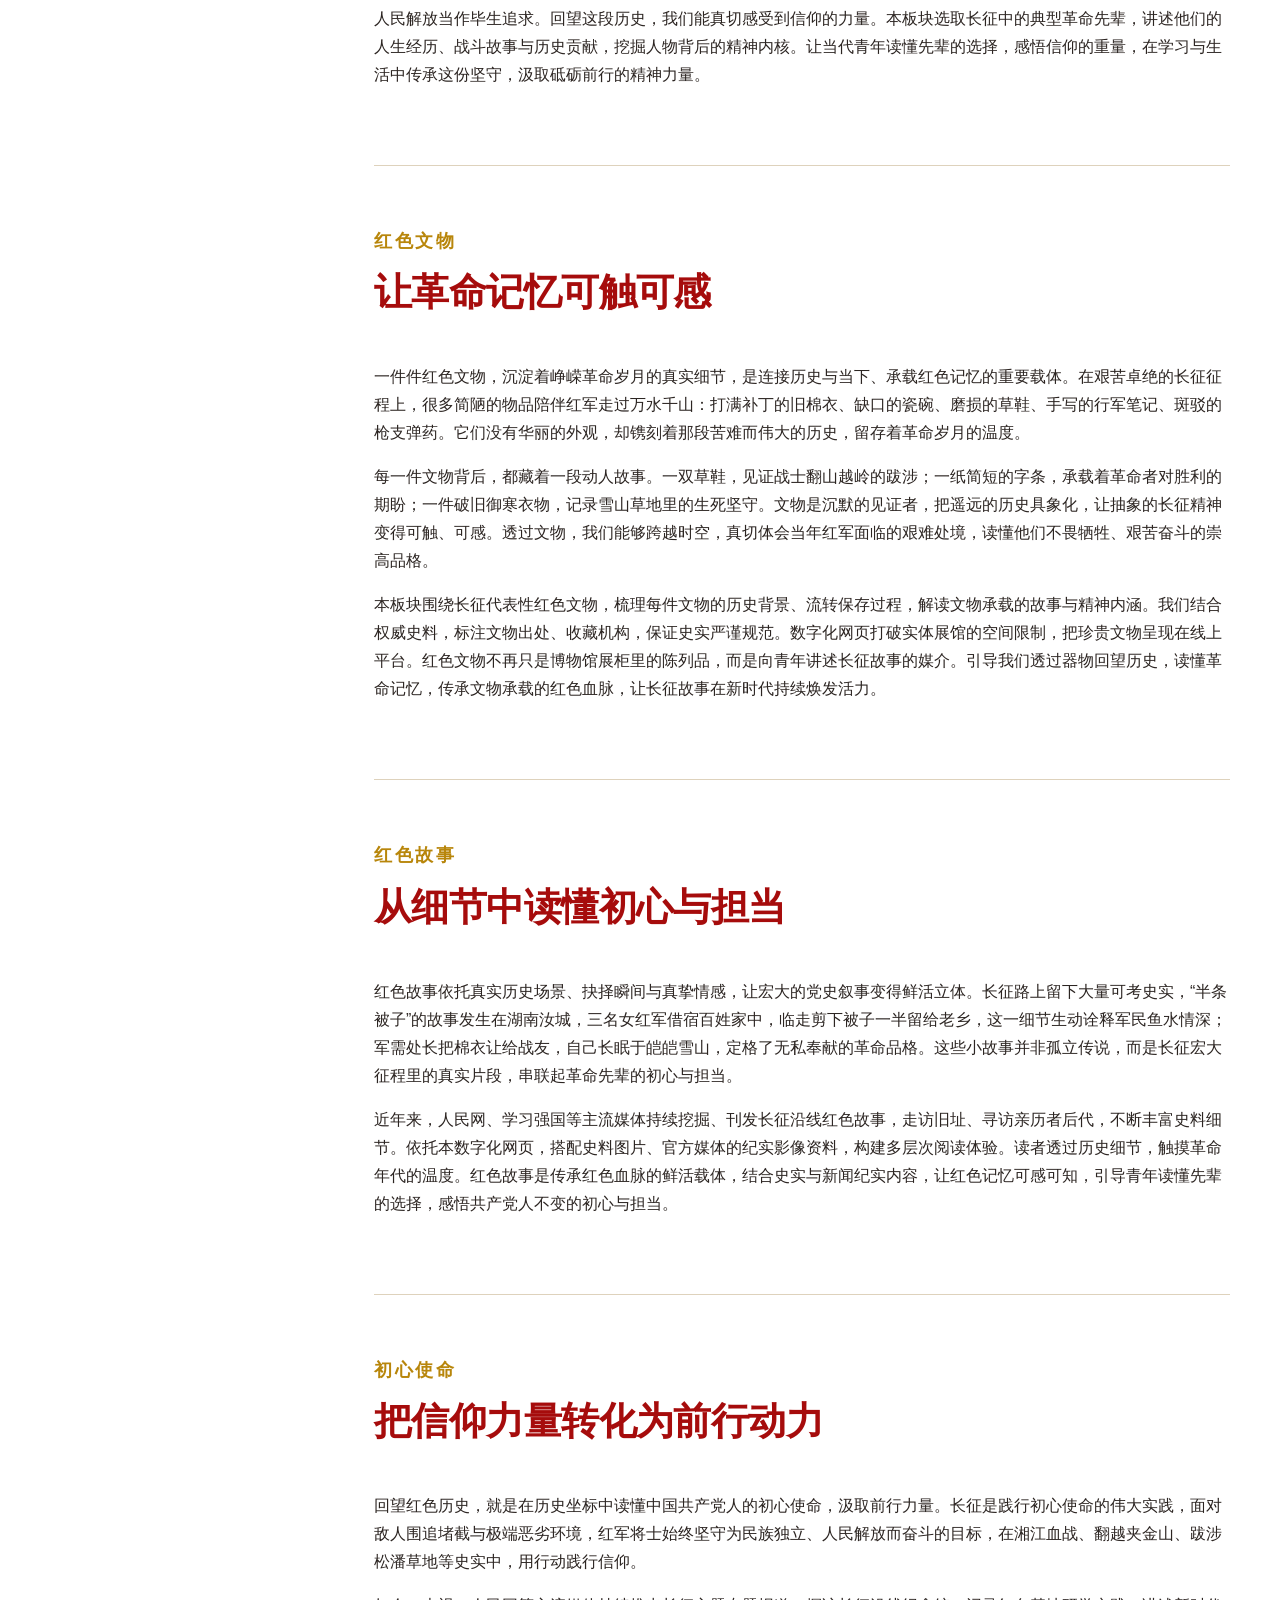
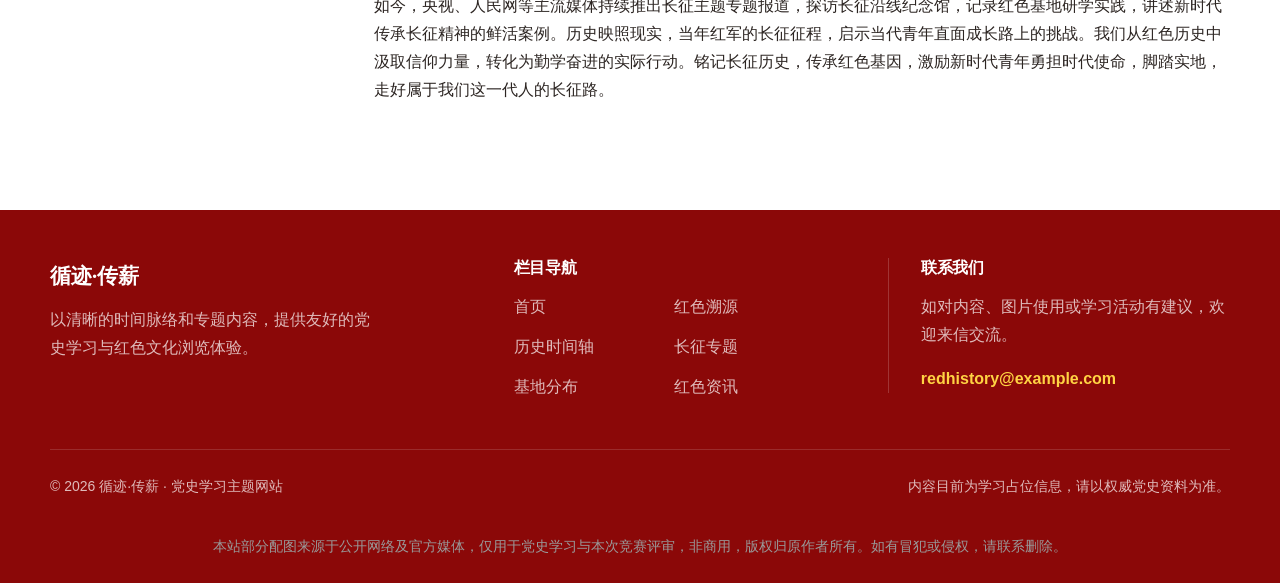
<file: red-origin.html>
<!doctype html>
<html lang="zh-CN">
  <head>
    <meta charset="UTF-8" />
    <meta name="viewport" content="width=device-width, initial-scale=1.0" />
    <meta name="description" content="红色溯源栏目，回顾中国共产党成立的历史背景与早期革命实践。" />
    <title>红色溯源 | 循迹·传薪</title>
    <link rel="preload" as="image" href="images/banner1.jpg" type="image/jpeg" fetchpriority="high" />
    <link rel="stylesheet" href="style.css" />
    <script src="script.js" defer></script>
  </head>
  <body>
    <a class="skip-link" href="#main-content">跳到主要内容</a>

    <header class="site-header">
      <div class="utility-bar">
        <div class="utility-bar__inner container">
          <span>循迹·传薪 · 党史学习资源平台</span>
          <span class="utility-bar__slogan">学党史 · 悟思想 · 办实事 · 开新局</span>
        </div>
      </div>

      <nav class="nav container" aria-label="主导航">
        <a class="brand" href="index.html" aria-label="循迹·传薪首页">
          <span class="brand__text">循迹·传薪</span>
        </a>
        <ul class="nav__list">
          <li><a class="nav__link" href="index.html">首页</a></li>
          <li><a class="nav__link" href="red-origin.html" aria-current="page">红色溯源</a></li>
          <li><a class="nav__link" href="timeline.html">历史时间轴</a></li>
          <li><a class="nav__link" href="long-march.html">长征专题</a></li>
          <li><a class="nav__link" href="bases.html">基地分布</a></li>
          <li><a class="nav__link" href="news.html">红色资讯</a></li>
        </ul>
        <div class="search-shell" data-search>
          <form class="search-form" role="search" data-search-form>
            <label class="sr-only" for="site-search">搜索党史相关内容</label>
            <input class="search-input" id="site-search" name="keyword" type="search" placeholder="搜索党史内容" autocomplete="off" />
            <button class="search-button" type="submit" aria-label="搜索">
              <svg viewBox="0 0 24 24" fill="none" stroke-width="2" stroke-linecap="round" stroke-linejoin="round" aria-hidden="true">
                <circle cx="11" cy="11" r="8"></circle>
                <path d="m21 21-4.3-4.3"></path>
              </svg>
            </button>
          </form>
          <div class="search-results" data-search-results hidden>
            <p class="search-results__summary" data-search-summary aria-live="polite"></p>
            <ul class="search-results__list" data-search-list></ul>
          </div>
        </div>
      </nav>
    </header>

    <main id="main-content">
      <section class="page-hero page-hero--origin">
        <div class="page-hero__content container">
          <ul class="breadcrumbs" aria-label="面包屑">
            <li><a href="index.html">首页</a></li>
            <li>红色溯源</li>
          </ul>
          <p class="eyebrow">Red Origin</p>
          <h1>红色溯源：从历史深处寻找初心</h1>
          <p>回望中国共产党诞生的历史条件，在民族危难与救亡图存的时代背景下理解先驱者的选择。</p>
        </div>
        <span class="media-source media-source--hero">来源：Pexels</span>
      </section>

      <div class="page-shell">
        <div class="container page-shell__grid">
          <aside class="section-sidebar" data-section-nav>
            <p class="section-sidebar__eyebrow">本页导航</p>
            <nav class="section-sidebar__nav" aria-label="红色溯源页内导航">
              <a class="section-sidebar__link" href="#origin-spirit">红色精神</a>
              <a class="section-sidebar__link" href="#origin-pioneers">革命先辈</a>
              <a class="section-sidebar__link" href="#origin-relics">红色文物</a>
              <a class="section-sidebar__link" href="#origin-stories">红色故事</a>
              <a class="section-sidebar__link" href="#origin-mission">初心使命</a>
            </nav>
          </aside>

          <div class="page-shell__content">
            <section class="content-section section-anchor" id="origin-spirit">
              <div class="section-heading">
                <p class="eyebrow">红色精神</p>
                <h2><a class="section-heading-link" href="https://www.xuexi.cn/dc12897105c8c496d783c5e4d3b680a2/9a75e290b9cf8cb8fb529a6e503db78d.html?query=%E7%BA%A2%E8%89%B2%E7%B2%BE%E7%A5%9E&amp;page=1&amp;search_source=1&amp;program_id=0&amp;product_params=%7B%22time_filter%22%3A%22all%22%2C%22type_filter%22%3A%22all%22%2C%22sort_method%22%3A%22integrated%22%2C%22wenhui_sort_method%22%3A%22near_far%22%2C%22search_method%22%3A%22all%22%7D&amp;_t=1792321752865" target="_blank" rel="noopener noreferrer">坚定信仰与不懈奋斗</a></h2>
              </div>
              <p>红色精神，是中国共产党人在百年接续奋斗中积淀而成的宝贵精神财富，承载着坚定不移的理想信念与永不停歇的奋斗追求，构成中国共产党人精神谱系。长征精神作为其中璀璨篇章，诞生于万里征途的战火与跋涉之中。湘江战役的浴血阻击、遵义会议的伟大转折、四渡赤水的神机巧变，还有翻越雪山、跋涉草地的艰苦征程，无数革命先辈用牺牲与坚守淬炼出精神内核。</p>
              <p>它代表着坚信正义事业必然胜利的信念，不怕险阻、甘于奉献的担当，以及依靠群众、团结奋进的情怀。时代变迁，精神永存。步入新时代，长征精神被赋予新内涵。当代青年学习红色精神，不必直面枪林弹雨，而是在学习生活中直面困难、脚踏实地。</p>
              <p>本网页依托数字化形式，梳理长征历程与红色故事，让厚重的红色精神走出史料文献。引导我们从历史中汲取力量，传承先辈信仰，以不懈奋斗走好属于我们这一代人的长征路。</p>
            </section>

            <section class="content-section section-anchor" id="origin-pioneers">
              <div class="section-heading">
                <p class="eyebrow">革命先辈</p>
                <h2><a class="section-heading-link" href="https://www.xuexi.cn/dc12897105c8c496d783c5e4d3b680a2/9a75e290b9cf8cb8fb529a6e503db78d.html?query=%E9%9D%A9%E5%91%BD%E5%85%88%E8%BE%88&amp;page=1&amp;search_source=1&amp;program_id=0&amp;product_params=%7B%22time_filter%22%3A%22all%22%2C%22type_filter%22%3A%22all%22%2C%22sort_method%22%3A%22integrated%22%2C%22wenhui_sort_method%22%3A%22near_far%22%2C%22search_method%22%3A%22all%22%7D&amp;_t=1792321703667" target="_blank" rel="noopener noreferrer">在历史选择中追寻信仰之光</a></h2>
              </div>
              <p>近代中国山河破碎、生灵涂炭，无数革命先辈在民族危亡的紧要关头挺身而出，在时代的十字路口作出坚定抉择，用热血与生命书写共产党人的责任与担当。长征路上，一批又一批革命者心怀救国救民的理想，告别故土，踏上漫漫长征。面对敌军围追堵截、严寒饥饿、恶劣地形的重重考验，他们没有动摇心中信仰，用顽强意志跨越重重难关。</p>
              <p>他们之中，有指挥作战、运筹帷幄的将领，有冲锋在前、舍生忘死的普通战士，也有坚守信念、默默奉献的无名英雄。每个人的成长轨迹各不相同，却都在苦难磨砺中树立起为人民谋解放的远大理想。湘江战役中，将士们浴血阻击，用牺牲守护革命火种；翻越雪山、跋涉草地时，大家相互扶持，坚守永不放弃的信念。</p>
              <p>先辈的奋斗足迹，不只是史册上简短的文字，更是理想与信仰的生动见证。他们舍弃个人安危，不计得失，把民族独立、人民解放当作毕生追求。回望这段历史，我们能真切感受到信仰的力量。本板块选取长征中的典型革命先辈，讲述他们的人生经历、战斗故事与历史贡献，挖掘人物背后的精神内核。让当代青年读懂先辈的选择，感悟信仰的重量，在学习与生活中传承这份坚守，汲取砥砺前行的精神力量。</p>
            </section>

            <section class="content-section section-anchor" id="origin-relics">
              <div class="section-heading">
                <p class="eyebrow">红色文物</p>
                <h2><a class="section-heading-link" href="https://www.chnmuseum.cn/zp/zpml/gmww/" target="_blank" rel="noopener noreferrer">让革命记忆可触可感</a></h2>
              </div>
              <p>一件件红色文物，沉淀着峥嵘革命岁月的真实细节，是连接历史与当下、承载红色记忆的重要载体。在艰苦卓绝的长征征程上，很多简陋的物品陪伴红军走过万水千山：打满补丁的旧棉衣、缺口的瓷碗、磨损的草鞋、手写的行军笔记、斑驳的枪支弹药。它们没有华丽的外观，却镌刻着那段苦难而伟大的历史，留存着革命岁月的温度。</p>
              <p>每一件文物背后，都藏着一段动人故事。一双草鞋，见证战士翻山越岭的跋涉；一纸简短的字条，承载着革命者对胜利的期盼；一件破旧御寒衣物，记录雪山草地里的生死坚守。文物是沉默的见证者，把遥远的历史具象化，让抽象的长征精神变得可触、可感。透过文物，我们能够跨越时空，真切体会当年红军面临的艰难处境，读懂他们不畏牺牲、艰苦奋斗的崇高品格。</p>
              <p>本板块围绕长征代表性红色文物，梳理每件文物的历史背景、流转保存过程，解读文物承载的故事与精神内涵。我们结合权威史料，标注文物出处、收藏机构，保证史实严谨规范。数字化网页打破实体展馆的空间限制，把珍贵文物呈现在线上平台。红色文物不再只是博物馆展柜里的陈列品，而是向青年讲述长征故事的媒介。引导我们透过器物回望历史，读懂革命记忆，传承文物承载的红色血脉，让长征故事在新时代持续焕发活力。</p>
            </section>

            <section class="content-section section-anchor" id="origin-stories">
              <div class="section-heading">
                <p class="eyebrow">红色故事</p>
                <h2><a class="section-heading-link" href="https://www.xuexi.cn/dc12897105c8c496d783c5e4d3b680a2/9a75e290b9cf8cb8fb529a6e503db78d.html?query=%E7%BA%A2%E8%89%B2%E6%95%85%E4%BA%8B&amp;page=1&amp;search_source=1&amp;program_id=0&amp;product_params=%7B%22time_filter%22%3A%22all%22%2C%22type_filter%22%3A%22all%22%2C%22sort_method%22%3A%22integrated%22%2C%22wenhui_sort_method%22%3A%22near_far%22%2C%22search_method%22%3A%22all%22%7D&amp;_t=1792323283394" target="_blank" rel="noopener noreferrer">从细节中读懂初心与担当</a></h2>
              </div>
              <p>红色故事依托真实历史场景、抉择瞬间与真挚情感，让宏大的党史叙事变得鲜活立体。长征路上留下大量可考史实，“半条被子”的故事发生在湖南汝城，三名女红军借宿百姓家中，临走剪下被子一半留给老乡，这一细节生动诠释军民鱼水情深；军需处长把棉衣让给战友，自己长眠于皑皑雪山，定格了无私奉献的革命品格。这些小故事并非孤立传说，而是长征宏大征程里的真实片段，串联起革命先辈的初心与担当。</p>
              <p>近年来，人民网、学习强国等主流媒体持续挖掘、刊发长征沿线红色故事，走访旧址、寻访亲历者后代，不断丰富史料细节。依托本数字化网页，搭配史料图片、官方媒体的纪实影像资料，构建多层次阅读体验。读者透过历史细节，触摸革命年代的温度。红色故事是传承红色血脉的鲜活载体，结合史实与新闻纪实内容，让红色记忆可感可知，引导青年读懂先辈的选择，感悟共产党人不变的初心与担当。</p>
            </section>

            <section class="content-section section-anchor" id="origin-mission">
              <div class="section-heading">
                <p class="eyebrow">初心使命</p>
                <h2><a class="section-heading-link" href="https://www.xuexi.cn/dc12897105c8c496d783c5e4d3b680a2/9a75e290b9cf8cb8fb529a6e503db78d.html?query=%E5%88%9D%E5%BF%83%E4%BD%BF%E5%91%BD&amp;page=1&amp;search_source=1&amp;program_id=0&amp;product_params=%7B%22time_filter%22%3A%22all%22%2C%22type_filter%22%3A%22all%22%2C%22sort_method%22%3A%22integrated%22%2C%22wenhui_sort_method%22%3A%22near_far%22%2C%22search_method%22%3A%22all%22%7D&amp;_t=1792322594811" target="_blank" rel="noopener noreferrer">把信仰力量转化为前行动力</a></h2>
              </div>
              <p>回望红色历史，就是在历史坐标中读懂中国共产党人的初心使命，汲取前行力量。长征是践行初心使命的伟大实践，面对敌人围追堵截与极端恶劣环境，红军将士始终坚守为民族独立、人民解放而奋斗的目标，在湘江血战、翻越夹金山、跋涉松潘草地等史实中，用行动践行信仰。</p>
              <p>如今，央视、人民网等主流媒体持续推出长征主题专题报道，探访长征沿线纪念馆，记录红色基地研学实践，讲述新时代传承长征精神的鲜活案例。历史映照现实，当年红军的长征征程，启示当代青年直面成长路上的挑战。我们从红色历史中汲取信仰力量，转化为勤学奋进的实际行动。铭记长征历史，传承红色基因，激励新时代青年勇担时代使命，脚踏实地，走好属于我们这一代人的长征路。</p>
            </section>
          </div>
        </div>
      </div>
    </main>

    <footer class="site-footer">
      <div class="footer__inner container">
        <div class="footer__intro">
          <p class="footer__brand">循迹·传薪</p>
          <p>以清晰的时间脉络和专题内容，提供友好的党史学习与红色文化浏览体验。</p>
        </div>
        <div>
          <h2 class="footer__title">栏目导航</h2>
          <ul class="footer__links">
            <li><a href="index.html">首页</a></li>
            <li><a href="red-origin.html">红色溯源</a></li>
            <li><a href="timeline.html">历史时间轴</a></li>
            <li><a href="long-march.html">长征专题</a></li>
            <li><a href="bases.html">基地分布</a></li>
            <li><a href="news.html">红色资讯</a></li>
          </ul>
        </div>
        <div class="footer__contact">
          <h2 class="footer__title">联系我们</h2>
          <p>如对内容、图片使用或学习活动有建议，欢迎来信交流。</p>
          <p><a href="mailto:redhistory@example.com">redhistory@example.com</a></p>
        </div>
      </div>
      <div class="footer__bottom container">
        <p>© <span data-current-year>2026</span> 循迹·传薪 · 党史学习主题网站</p>
        <p>内容目前为学习占位信息，请以权威党史资料为准。</p>
        <p class="footer__disclaimer">本站部分配图来源于公开网络及官方媒体，仅用于党史学习与本次竞赛评审，非商用，版权归原作者所有。如有冒犯或侵权，请联系删除。</p>
      </div>
    </footer>

    <button class="back-to-top" type="button" aria-label="回到顶部" data-back-to-top>
      <svg viewBox="0 0 24 24" aria-hidden="true">
        <path d="m18 15-6-6-6 6"></path>
      </svg>
    </button>
  </body>
</html>
</file>
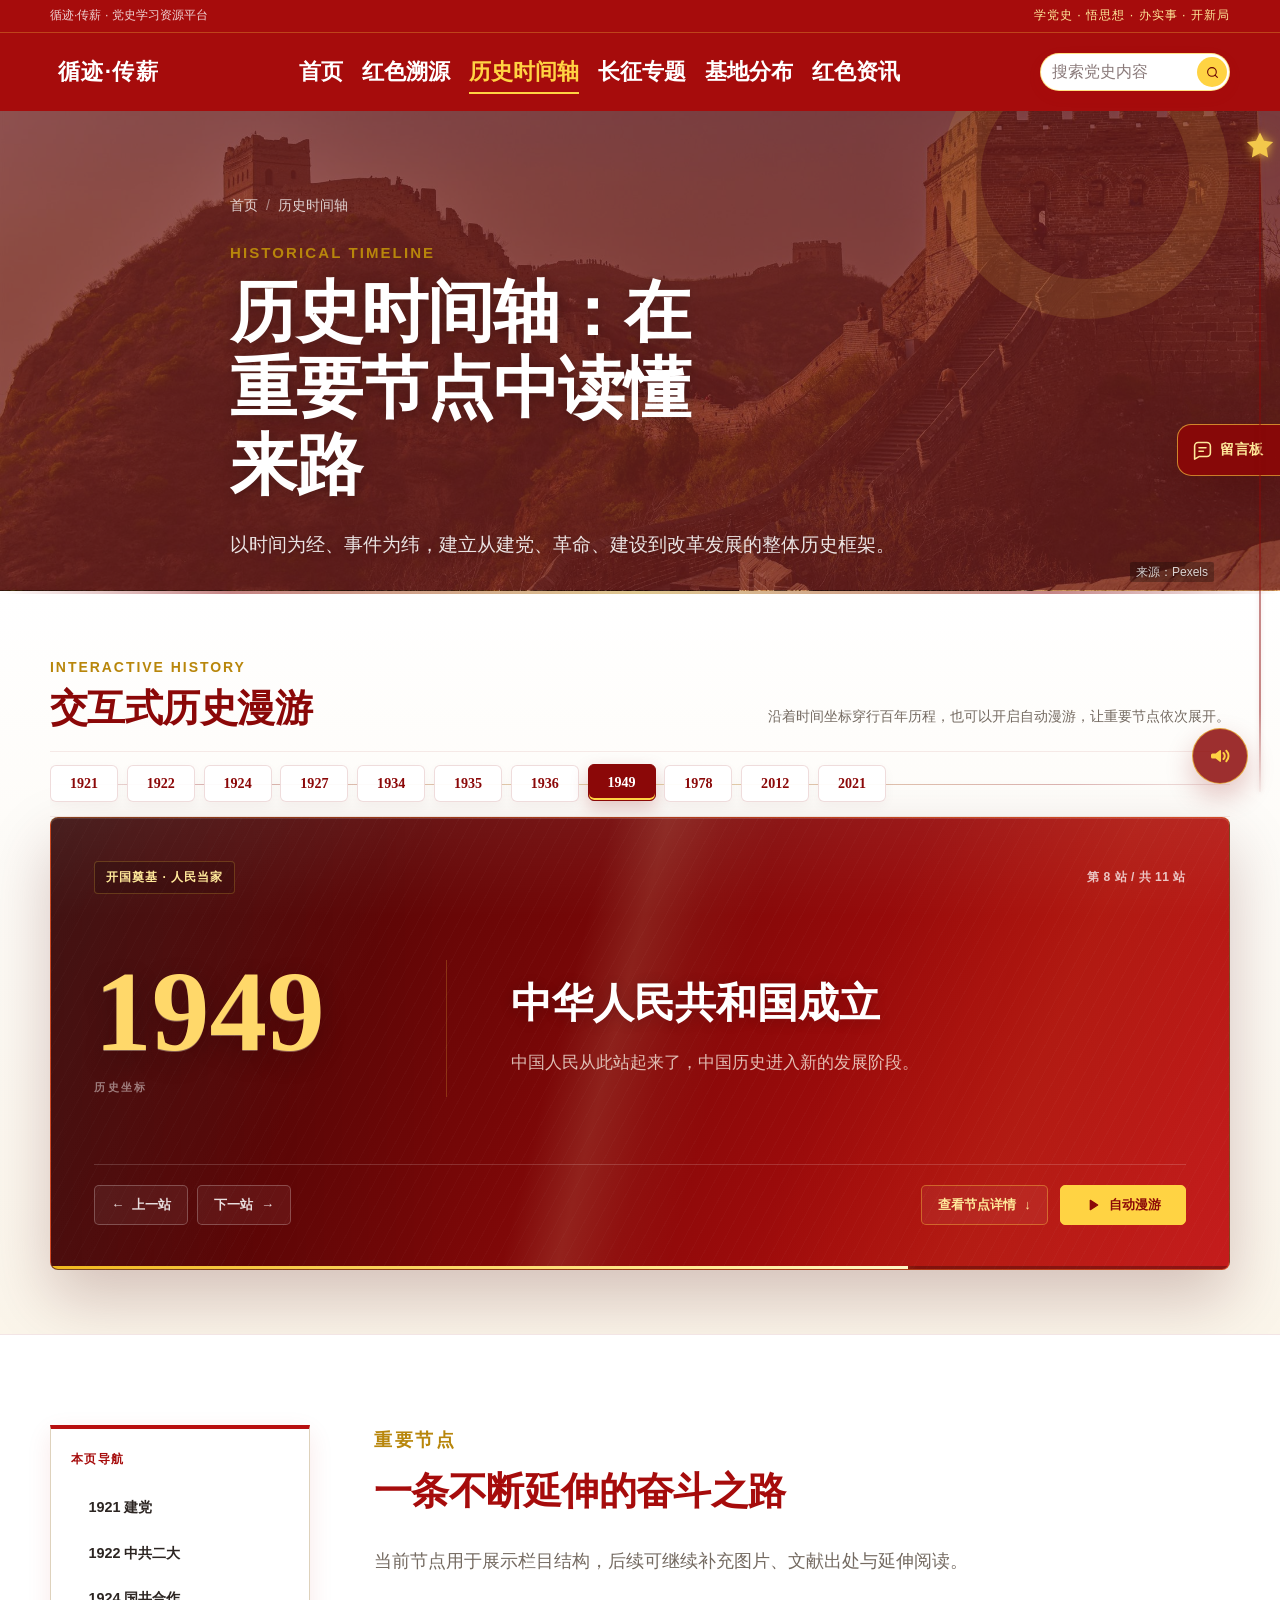
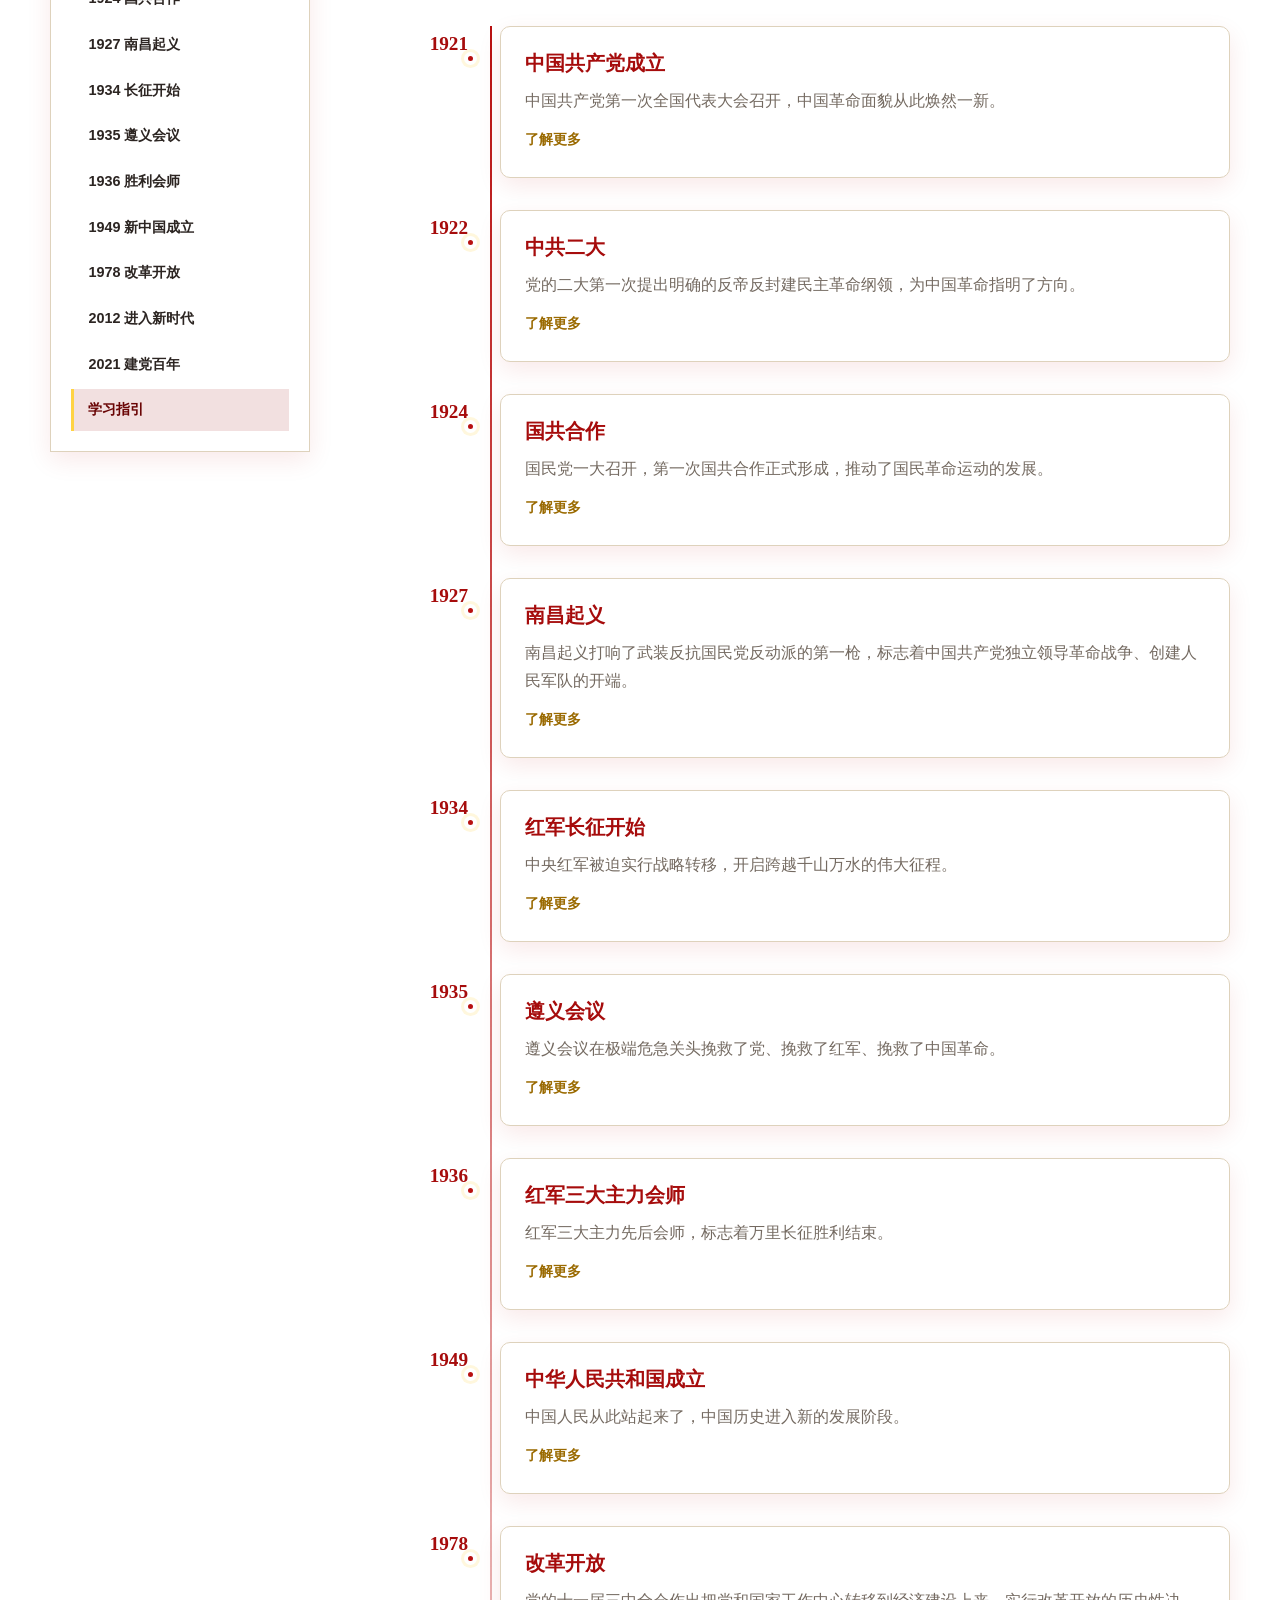
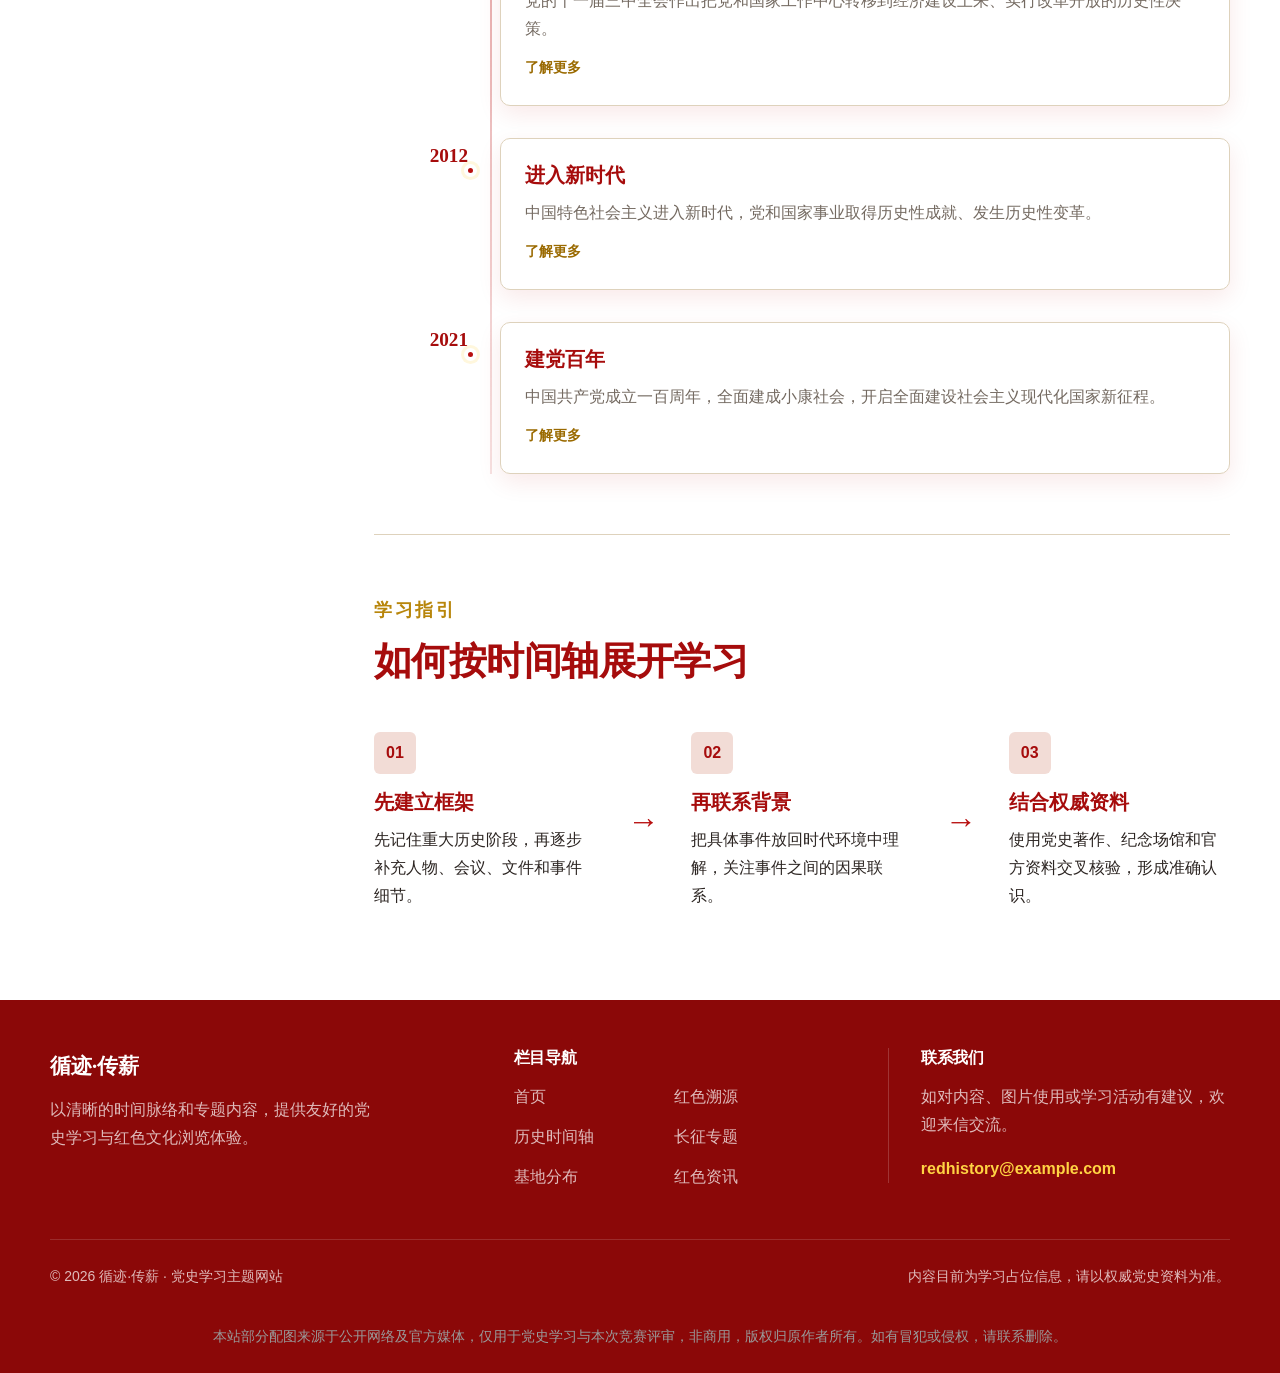
<file: timeline.html>
<!doctype html>
<html lang="zh-CN">
  <head>
    <meta charset="UTF-8" />
    <meta name="viewport" content="width=device-width, initial-scale=1.0" />
    <meta name="description" content="党史历史时间轴，以重要年份串联党的重大历史事件与发展阶段。" />
    <title>历史时间轴 | 循迹·传薪</title>
    <link rel="preload" as="image" href="images/banner2.jpg" type="image/jpeg" fetchpriority="high" />
    <link rel="stylesheet" href="style.css" />
    <script src="script.js" defer></script>
  </head>
  <body>
    <a class="skip-link" href="#main-content">跳到主要内容</a>

    <header class="site-header">
      <div class="utility-bar">
        <div class="utility-bar__inner container">
          <span>循迹·传薪 · 党史学习资源平台</span>
          <span class="utility-bar__slogan">学党史 · 悟思想 · 办实事 · 开新局</span>
        </div>
      </div>

      <nav class="nav container" aria-label="主导航">
        <a class="brand" href="index.html" aria-label="循迹·传薪首页">
          <span class="brand__text">循迹·传薪</span>
        </a>
        <ul class="nav__list">
          <li><a class="nav__link" href="index.html">首页</a></li>
          <li><a class="nav__link" href="red-origin.html">红色溯源</a></li>
          <li><a class="nav__link" href="timeline.html" aria-current="page">历史时间轴</a></li>
          <li><a class="nav__link" href="long-march.html">长征专题</a></li>
          <li><a class="nav__link" href="bases.html">基地分布</a></li>
          <li><a class="nav__link" href="news.html">红色资讯</a></li>
        </ul>
        <div class="search-shell" data-search>
          <form class="search-form" role="search" data-search-form>
            <label class="sr-only" for="site-search">搜索党史相关内容</label>
            <input class="search-input" id="site-search" name="keyword" type="search" placeholder="搜索党史内容" autocomplete="off" />
            <button class="search-button" type="submit" aria-label="搜索">
              <svg viewBox="0 0 24 24" fill="none" stroke-width="2" stroke-linecap="round" stroke-linejoin="round" aria-hidden="true">
                <circle cx="11" cy="11" r="8"></circle>
                <path d="m21 21-4.3-4.3"></path>
              </svg>
            </button>
          </form>
          <div class="search-results" data-search-results hidden>
            <p class="search-results__summary" data-search-summary aria-live="polite"></p>
            <ul class="search-results__list" data-search-list></ul>
          </div>
        </div>
      </nav>
    </header>

    <main id="main-content">
      <section class="page-hero page-hero--timeline">
        <div class="page-hero__content container">
          <ul class="breadcrumbs" aria-label="面包屑">
            <li><a href="index.html">首页</a></li>
            <li>历史时间轴</li>
          </ul>
          <p class="eyebrow">Historical Timeline</p>
          <h1>历史时间轴：在重要节点中读懂来路</h1>
          <p>以时间为经、事件为纬，建立从建党、革命、建设到改革发展的整体历史框架。</p>
        </div>
        <span class="media-source media-source--hero">来源：Pexels</span>
      </section>

      <section
        class="history-roamer"
        id="history-roamer"
        aria-labelledby="history-roamer-title"
        data-history-roamer
      >
        <div class="container">
          <header class="history-roamer__header">
            <div>
              <p class="eyebrow">Interactive History</p>
              <h2 id="history-roamer-title">交互式历史漫游</h2>
            </div>
            <p class="history-roamer__intro">
              沿着时间坐标穿行百年历程，也可以开启自动漫游，让重要节点依次展开。
            </p>
          </header>

          <nav
            class="history-roamer__years"
            aria-label="选择历史年份"
            data-history-years
          ></nav>

          <article
            class="history-roamer__card"
            id="history-roamer-card"
            aria-labelledby="history-roamer-title"
            data-history-card
          >
            <div class="history-roamer__card-meta">
              <span class="history-roamer__period" data-history-period>开天辟地 · 国民革命</span>
              <span class="history-roamer__station" data-history-station>第 1 站 / 共 11 站</span>
            </div>

            <div class="history-roamer__stage">
              <div class="history-roamer__year-wrap">
                <span class="history-roamer__year-display" data-history-year>1921</span>
                <span class="history-roamer__year-caption">历史坐标</span>
              </div>
              <div class="history-roamer__copy">
                <h3 data-history-title>中国共产党成立</h3>
                <p data-history-intro>
                  中国共产党第一次全国代表大会召开，中国革命面貌从此焕然一新。
                </p>
              </div>
            </div>

            <div class="history-roamer__controls">
              <div class="history-roamer__travel">
                <button type="button" data-history-prev disabled>
                  <span aria-hidden="true">&larr;</span>
                  上一站
                </button>
                <button type="button" data-history-next>
                  下一站
                  <span aria-hidden="true">&rarr;</span>
                </button>
              </div>

              <button class="history-roamer__detail" type="button" data-history-detail>
                查看节点详情
                <span aria-hidden="true">&darr;</span>
              </button>

              <button
                class="history-roamer__auto"
                type="button"
                aria-pressed="false"
                data-history-auto
              >
                <svg viewBox="0 0 24 24" aria-hidden="true" data-history-play-icon>
                  <path d="m8 5 11 7-11 7V5Z"></path>
                </svg>
                <svg viewBox="0 0 24 24" aria-hidden="true" data-history-pause-icon hidden>
                  <path d="M8 5v14M16 5v14"></path>
                </svg>
                <span data-history-auto-label>自动漫游</span>
              </button>
            </div>

            <div
              class="history-roamer__progress"
              role="progressbar"
              aria-label="历史漫游节点进度"
              aria-valuemin="1"
              aria-valuemax="11"
              aria-valuenow="1"
              data-history-progress
            >
              <span data-history-progress-fill></span>
            </div>
          </article>
        </div>
      </section>

      <div class="page-shell">
        <div class="container page-shell__grid">
          <aside class="section-sidebar" data-section-nav>
            <p class="section-sidebar__eyebrow">本页导航</p>
            <nav class="section-sidebar__nav" aria-label="历史时间轴页内导航">
              <a class="section-sidebar__link" href="#timeline-1921">1921 建党</a>
              <a class="section-sidebar__link" href="#timeline-1922">1922 中共二大</a>
              <a class="section-sidebar__link" href="#timeline-1924">1924 国共合作</a>
              <a class="section-sidebar__link" href="#timeline-1927-nanchang">1927 南昌起义</a>
              <a class="section-sidebar__link" href="#timeline-1934">1934 长征开始</a>
              <a class="section-sidebar__link" href="#timeline-1935">1935 遵义会议</a>
              <a class="section-sidebar__link" href="#timeline-1936">1936 胜利会师</a>
              <a class="section-sidebar__link" href="#timeline-1949">1949 新中国成立</a>
              <a class="section-sidebar__link" href="#timeline-1978">1978 改革开放</a>
              <a class="section-sidebar__link" href="#timeline-2012">2012 进入新时代</a>
              <a class="section-sidebar__link" href="#timeline-2021">2021 建党百年</a>
              <a class="section-sidebar__link" href="#study-guide">学习指引</a>
            </nav>
          </aside>

          <div class="page-shell__content">
            <section class="content-section">
              <div class="section-heading">
                <p class="eyebrow">重要节点</p>
                <h2>一条不断延伸的奋斗之路</h2>
                <p>当前节点用于展示栏目结构，后续可继续补充图片、文献出处与延伸阅读。</p>
              </div>

              <div class="timeline">
                <article class="timeline__item section-anchor" id="timeline-1921">
                  <time class="timeline__date" datetime="1921">1921</time>
                  <div class="timeline__content">
                    <h3>中国共产党成立</h3>
                    <p>中国共产党第一次全国代表大会召开，中国革命面貌从此焕然一新。</p>
                    <a
                      class="timeline__more"
                      href="http://search.people.cn/s?keyword=%E4%B8%AD%E5%9B%BD%E5%85%B1%E4%BA%A7%E5%85%9A%E6%88%90%E7%AB%8B&amp;st=0&amp;_=1792404933297"
                      target="_blank"
                      rel="noopener noreferrer"
                    >
                      了解更多
                    </a>
                  </div>
                </article>
                <article class="timeline__item section-anchor" id="timeline-1922">
                  <time class="timeline__date" datetime="1922">1922</time>
                  <div class="timeline__content">
                    <h3>中共二大</h3>
                    <p>党的二大第一次提出明确的反帝反封建民主革命纲领，为中国革命指明了方向。</p>
                    <a
                      class="timeline__more"
                      href="http://search.people.cn/s?keyword=%E4%B8%AD%E5%85%B1%E4%BA%8C%E5%A4%A7&amp;st=0&amp;_=1792064602005"
                      target="_blank"
                      rel="noopener noreferrer"
                    >
                      了解更多
                    </a>
                  </div>
                </article>
                <article class="timeline__item section-anchor" id="timeline-1924">
                  <time class="timeline__date" datetime="1924">1924</time>
                  <div class="timeline__content">
                    <h3>国共合作</h3>
                    <p>国民党一大召开，第一次国共合作正式形成，推动了国民革命运动的发展。</p>
                    <a
                      class="timeline__more"
                      href="http://search.people.cn/s?keyword=%E5%9B%BD%E5%85%B1%E5%90%88%E4%BD%9C&amp;st=0&amp;_=1792064670658"
                      target="_blank"
                      rel="noopener noreferrer"
                    >
                      了解更多
                    </a>
                  </div>
                </article>
                <article class="timeline__item section-anchor" id="timeline-1927-nanchang">
                  <time class="timeline__date" datetime="1927">1927</time>
                  <div class="timeline__content">
                    <h3>南昌起义</h3>
                    <p>南昌起义打响了武装反抗国民党反动派的第一枪，标志着中国共产党独立领导革命战争、创建人民军队的开端。</p>
                    <a
                      class="timeline__more"
                      href="http://search.people.cn/s?keyword=%E5%8D%97%E6%98%8C%E8%B5%B7%E4%B9%89&amp;st=0&amp;_=1792064728141"
                      target="_blank"
                      rel="noopener noreferrer"
                    >
                      了解更多
                    </a>
                  </div>
                </article>
                <article class="timeline__item section-anchor" id="timeline-1934">
                  <time class="timeline__date" datetime="1934">1934</time>
                  <div class="timeline__content">
                    <h3>红军长征开始</h3>
                    <p>中央红军被迫实行战略转移，开启跨越千山万水的伟大征程。</p>
                    <a
                      class="timeline__more"
                      href="http://search.people.cn/s?keyword=%E9%95%BF%E5%BE%81%E5%BC%80%E5%A7%8B&amp;st=0&amp;_=1792064765408"
                      target="_blank"
                      rel="noopener noreferrer"
                    >
                      了解更多
                    </a>
                  </div>
                </article>
                <article class="timeline__item section-anchor" id="timeline-1935">
                  <time class="timeline__date" datetime="1935">1935</time>
                  <div class="timeline__content">
                    <h3>遵义会议</h3>
                    <p>遵义会议在极端危急关头挽救了党、挽救了红军、挽救了中国革命。</p>
                    <a
                      class="timeline__more"
                      href="http://search.people.cn/s?keyword=%E9%81%B5%E4%B9%89%E4%BC%9A%E8%AE%AE&amp;st=0&amp;_=1792064797465"
                      target="_blank"
                      rel="noopener noreferrer"
                    >
                      了解更多
                    </a>
                  </div>
                </article>
                <article class="timeline__item section-anchor" id="timeline-1936">
                  <time class="timeline__date" datetime="1936">1936</time>
                  <div class="timeline__content">
                    <h3>红军三大主力会师</h3>
                    <p>红军三大主力先后会师，标志着万里长征胜利结束。</p>
                    <a
                      class="timeline__more"
                      href="http://search.people.cn/s?keyword=%E8%83%9C%E5%88%A9%E4%BC%9A%E5%B8%88&amp;st=0&amp;_=1792064837487"
                      target="_blank"
                      rel="noopener noreferrer"
                    >
                      了解更多
                    </a>
                  </div>
                </article>
                <article class="timeline__item section-anchor" id="timeline-1949">
                  <time class="timeline__date" datetime="1949">1949</time>
                  <div class="timeline__content">
                    <h3>中华人民共和国成立</h3>
                    <p>中国人民从此站起来了，中国历史进入新的发展阶段。</p>
                    <a
                      class="timeline__more"
                      href="http://search.people.cn/s?keyword=%E6%96%B0%E4%B8%AD%E5%9B%BD%E6%88%90%E7%AB%8B&amp;st=0&amp;_=1792064869571"
                      target="_blank"
                      rel="noopener noreferrer"
                    >
                      了解更多
                    </a>
                  </div>
                </article>
                <article class="timeline__item section-anchor" id="timeline-1978">
                  <time class="timeline__date" datetime="1978">1978</time>
                  <div class="timeline__content">
                    <h3>改革开放</h3>
                    <p>党的十一届三中全会作出把党和国家工作中心转移到经济建设上来、实行改革开放的历史性决策。</p>
                    <a
                      class="timeline__more"
                      href="http://search.people.cn/s?keyword=%E6%94%B9%E9%9D%A9%E5%BC%80%E6%94%BE&amp;st=0&amp;_=1792064904547"
                      target="_blank"
                      rel="noopener noreferrer"
                    >
                      了解更多
                    </a>
                  </div>
                </article>
                <article class="timeline__item section-anchor" id="timeline-2012">
                  <time class="timeline__date" datetime="2012">2012</time>
                  <div class="timeline__content">
                    <h3>进入新时代</h3>
                    <p>中国特色社会主义进入新时代，党和国家事业取得历史性成就、发生历史性变革。</p>
                    <a
                      class="timeline__more"
                      href="http://search.people.cn/s?keyword=%E8%BF%9B%E5%85%A5%E6%96%B0%E6%97%B6%E4%BB%A3&amp;st=0&amp;_=1792064937659"
                      target="_blank"
                      rel="noopener noreferrer"
                    >
                      了解更多
                    </a>
                  </div>
                </article>
                <article class="timeline__item section-anchor" id="timeline-2021">
                  <time class="timeline__date" datetime="2021">2021</time>
                  <div class="timeline__content">
                    <h3>建党百年</h3>
                    <p>中国共产党成立一百周年，全面建成小康社会，开启全面建设社会主义现代化国家新征程。</p>
                    <a
                      class="timeline__more"
                      href="http://search.people.cn/s?keyword=%E5%BB%BA%E5%85%9A%E7%99%BE%E5%B9%B4&amp;st=0&amp;_=1792064968414"
                      target="_blank"
                      rel="noopener noreferrer"
                    >
                      了解更多
                    </a>
                  </div>
                </article>
              </div>
            </section>

            <section class="content-section section-anchor" id="study-guide">
              <div class="section-heading">
                <p class="eyebrow">学习指引</p>
                <h2>如何按时间轴展开学习</h2>
              </div>
              <div class="study-flow">
                <article class="study-step">
                  <span class="topic-card__number" aria-hidden="true">01</span>
                  <h3>先建立框架</h3>
                  <p>先记住重大历史阶段，再逐步补充人物、会议、文件和事件细节。</p>
                </article>
                <span class="study-flow__arrow" aria-hidden="true">→</span>
                <article class="study-step">
                  <span class="topic-card__number" aria-hidden="true">02</span>
                  <h3>再联系背景</h3>
                  <p>把具体事件放回时代环境中理解，关注事件之间的因果联系。</p>
                </article>
                <span class="study-flow__arrow" aria-hidden="true">→</span>
                <article class="study-step">
                  <span class="topic-card__number" aria-hidden="true">03</span>
                  <h3>结合权威资料</h3>
                  <p>使用党史著作、纪念场馆和官方资料交叉核验，形成准确认识。</p>
                </article>
              </div>
            </section>
          </div>
        </div>
      </div>
    </main>

    <footer class="site-footer">
      <div class="footer__inner container">
        <div class="footer__intro">
          <p class="footer__brand">循迹·传薪</p>
          <p>以清晰的时间脉络和专题内容，提供友好的党史学习与红色文化浏览体验。</p>
        </div>
        <div>
          <h2 class="footer__title">栏目导航</h2>
          <ul class="footer__links">
            <li><a href="index.html">首页</a></li>
            <li><a href="red-origin.html">红色溯源</a></li>
            <li><a href="timeline.html">历史时间轴</a></li>
            <li><a href="long-march.html">长征专题</a></li>
            <li><a href="bases.html">基地分布</a></li>
            <li><a href="news.html">红色资讯</a></li>
          </ul>
        </div>
        <div class="footer__contact">
          <h2 class="footer__title">联系我们</h2>
          <p>如对内容、图片使用或学习活动有建议，欢迎来信交流。</p>
          <p><a href="mailto:redhistory@example.com">redhistory@example.com</a></p>
        </div>
      </div>
      <div class="footer__bottom container">
        <p>© <span data-current-year>2026</span> 循迹·传薪 · 党史学习主题网站</p>
        <p>内容目前为学习占位信息，请以权威党史资料为准。</p>
        <p class="footer__disclaimer">本站部分配图来源于公开网络及官方媒体，仅用于党史学习与本次竞赛评审，非商用，版权归原作者所有。如有冒犯或侵权，请联系删除。</p>
      </div>
    </footer>

    <button class="back-to-top" type="button" aria-label="回到顶部" data-back-to-top>
      <svg viewBox="0 0 24 24" aria-hidden="true">
        <path d="m18 15-6-6-6 6"></path>
      </svg>
    </button>
  </body>
</html>
</file>
<file: style.css>
/* =========================================================
   Shared theme
   ========================================================= */
:root {
  /* Brand colors */
  --color-primary: #b81010;
  --color-primary-dark: #a60c0c;
  --color-primary-deep: #8b0808;
  --color-primary-hover: #8b0808;
  --color-primary-soft: #f2dcd6;
  --color-accent: #ffd343;
  --color-accent-dark: #ffd343;
  --color-accent-soft: #ffe99a;
  --color-eyebrow: #b8860b;
  --color-heading-link-hover: #b8860b;
  --color-history: #3c5a4a;
  --color-history-soft: #ffffff;

  /* Neutral colors */
  --color-ink: #a60c0c;
  --color-text: #2c2522;
  --color-muted: #746a61;
  --color-line: #ded2bc;
  --color-surface: #ffffff;
  --color-surface-alt: #ffffff;
  --color-page: #ffffff;

  /* Typography */
  --font-sans: "Noto Sans SC", "Microsoft YaHei", "PingFang SC",
    "Hiragino Sans GB", Arial, sans-serif;
  --font-display: "Noto Serif SC", "Songti SC", "SimSun", Georgia, serif;
  --font-size-sm: 0.875rem;
  --font-size-base: 1rem;
  --font-size-lg: 1.125rem;
  --font-size-xl: clamp(1.75rem, 3vw, 2.5rem);
  --font-size-hero: clamp(2.6rem, 5.8vw, 5rem);
  --line-height-base: 1.75;

  /* Layout */
  --container: 1180px;
  --container-narrow: 820px;
  --space-2: 0.5rem;
  --space-3: 0.75rem;
  --space-4: 1rem;
  --space-5: 1.5rem;
  --space-6: 2rem;
  --space-7: 3rem;
  --space-8: 5rem;
  --radius-sm: 6px;
  --radius-md: 10px;
  --radius-pill: 999px;
  --shadow-sm: 0 8px 24px rgba(184, 16, 16, 0.09);
  --shadow-md: 0 18px 48px rgba(184, 16, 16, 0.15);
  --transition: 180ms ease;
}

/* =========================================================
   Base
   ========================================================= */
*,
*::before,
*::after {
  box-sizing: border-box;
}

html {
  scroll-behavior: smooth;
  scrollbar-width: none;
  -ms-overflow-style: none;
}

html::-webkit-scrollbar,
body::-webkit-scrollbar {
  display: none;
  width: 0;
  height: 0;
}

body {
  min-width: 320px;
  margin: 0;
  color: var(--color-text);
  background: var(--color-page);
  font-family: var(--font-sans);
  font-size: var(--font-size-base);
  line-height: var(--line-height-base);
  text-rendering: optimizeLegibility;
  -webkit-font-smoothing: antialiased;
}

::selection {
  color: var(--color-surface);
  background: var(--color-primary);
}

/* Full-viewport custom scrollbar */
.site-scrollbar {
  position: fixed;
  top: clamp(6.75rem, 14vh, 8.5rem);
  right: 0;
  bottom: clamp(5.3rem, 12vh, 7rem);
  z-index: 210;
  width: 44px;
  pointer-events: none;
}

.site-scrollbar[hidden] {
  display: none;
}

.site-scrollbar__track {
  position: absolute;
  top: 0;
  right: 19px;
  bottom: 0;
  width: 2px;
  background: linear-gradient(
    to bottom,
    rgba(139, 8, 8, 0.06),
    rgba(139, 8, 8, 0.48) 12%,
    rgba(139, 8, 8, 0.48) 88%,
    rgba(139, 8, 8, 0.06)
  );
  border-radius: var(--radius-pill);
  box-shadow: 0 0 5px rgba(139, 8, 8, 0.12);
}

.site-scrollbar__thumb {
  position: absolute;
  top: 0;
  right: 0;
  display: grid;
  width: 40px;
  height: 40px;
  padding: 4px;
  place-items: center;
  color: #f3c84b;
  background: transparent;
  border: 0;
  cursor: grab;
  filter:
    drop-shadow(0 0 4px rgba(255, 211, 67, 0.72))
    drop-shadow(0 0 11px rgba(184, 134, 11, 0.3));
  pointer-events: auto;
  touch-action: none;
  transition:
    color var(--transition),
    filter var(--transition),
    transform var(--transition);
  will-change: top, transform;
}

.site-scrollbar__thumb svg {
  width: 32px;
  height: 32px;
  fill: currentColor;
}

.site-scrollbar__thumb:hover,
.site-scrollbar__thumb:focus-visible,
.site-scrollbar.is-dragging .site-scrollbar__thumb {
  color: #ffe786;
  filter:
    drop-shadow(0 0 5px rgba(255, 211, 67, 0.98))
    drop-shadow(0 0 16px rgba(255, 211, 67, 0.5));
  outline: none;
  transform: scale(1.15);
}

.site-scrollbar__thumb:active,
.site-scrollbar.is-dragging .site-scrollbar__thumb {
  cursor: grabbing;
}

img,
svg {
  display: block;
  max-width: 100%;
}

button,
input,
textarea,
select {
  font: inherit;
}

button,
a {
  -webkit-tap-highlight-color: transparent;
}

a {
  color: inherit;
  text-decoration: none;
}

a:hover {
  color: var(--color-primary);
}

h1,
h2,
h3,
h4,
p {
  margin-top: 0;
}

h1,
h2,
h3,
h4 {
  color: var(--color-ink);
  font-family: var(--font-display);
  font-weight: 700;
  line-height: 1.2;
}

h1 {
  font-size: var(--font-size-hero);
  letter-spacing: -0.02em;
}

h2 {
  font-size: var(--font-size-xl);
  letter-spacing: -0.015em;
}

h3 {
  font-size: 1.25rem;
}

p {
  margin-bottom: var(--space-4);
}

ul {
  margin: 0;
  padding: 0;
  list-style: none;
}

.container {
  width: min(calc(100% - 2rem), var(--container));
  margin-inline: auto;
}

.container--narrow {
  max-width: var(--container-narrow);
}

.section {
  padding-block: clamp(4rem, 8vw, 7rem);
}

section[id] {
  scroll-margin-top: 168px;
}

.section--alt {
  background: var(--color-surface-alt);
}

.section-heading {
  max-width: 760px;
  margin-bottom: var(--space-7);
}

.section-heading-link {
  color: inherit;
  cursor: pointer;
  text-decoration: none;
}

.section-heading-link:visited {
  color: inherit;
  text-decoration: none;
}

.section-heading-link:hover,
.section-heading-link:focus-visible {
  color: var(--color-heading-link-hover);
  text-decoration: none;
}

.section-heading p {
  color: var(--color-muted);
  font-size: var(--font-size-lg);
}

.section-heading .eyebrow {
  color: var(--color-eyebrow);
}

.eyebrow {
  margin-bottom: var(--space-3);
  color: var(--color-eyebrow);
  font-size: var(--font-size-sm);
  font-weight: 800;
  letter-spacing: 0.14em;
  text-transform: uppercase;
}

.lead-text {
  color: var(--color-text);
  font-size: clamp(1.05rem, 2vw, 1.22rem);
}

.sr-only {
  position: absolute;
  width: 1px;
  height: 1px;
  padding: 0;
  margin: -1px;
  overflow: hidden;
  clip: rect(0, 0, 0, 0);
  white-space: nowrap;
  border: 0;
}

.skip-link {
  position: fixed;
  top: var(--space-3);
  left: var(--space-3);
  z-index: 1000;
  padding: var(--space-3) var(--space-4);
  color: var(--color-surface);
  background: var(--color-primary-dark);
  border-radius: var(--radius-sm);
  transform: translateY(-160%);
  transition: transform var(--transition);
}

.skip-link:focus {
  color: var(--color-surface);
  transform: translateY(0);
}

/* =========================================================
   Header, navigation and search
   ========================================================= */
.site-header {
  position: sticky;
  top: 0;
  z-index: 100;
  background: var(--color-primary-dark);
  border-bottom: 0;
  backdrop-filter: blur(14px);
}

.utility-bar {
  color: rgba(255, 255, 255, 0.82);
  background: var(--color-primary-dark);
  border-bottom: 1px solid rgba(255, 211, 67, 0.28);
  font-size: 0.78rem;
}

.utility-bar__inner {
  display: flex;
  min-height: 32px;
  align-items: center;
  justify-content: space-between;
  gap: var(--space-4);
}

.utility-bar__slogan {
  color: var(--color-accent-soft);
  letter-spacing: 0.08em;
}

.subnav {
  border: 0;
  background: #f2e0e0;
}

.subnav__inner {
  display: flex;
  min-height: 36px;
  align-items: center;
  justify-content: center;
  gap: clamp(1rem, 3vw, 2.5rem);
  padding-block: 0.2rem;
  overflow-x: auto;
  scrollbar-width: none;
}

.subnav__inner::-webkit-scrollbar {
  display: none;
}

.subnav__link {
  position: relative;
  display: inline-flex;
  min-height: 0;
  align-items: center;
  padding: 0.35rem 0.85rem;
  color: #6a0505;
  border-radius: var(--radius-sm);
  font-size: 1rem;
  font-weight: 750;
  line-height: 1.3;
  white-space: nowrap;
}

.subnav__link::after {
  display: none;
  content: none;
}

.subnav__link:hover,
.subnav__link[aria-current="location"] {
  color: #6a0505;
  background: #e7c8c8;
  font-weight: 800;
}

.nav {
  display: grid;
  min-height: 78px;
  align-items: center;
  grid-template-columns: auto minmax(0, 1fr) minmax(155px, 190px);
  gap: clamp(0.8rem, 1.7vw, 1.5rem);
}

.brand {
  display: inline-flex;
  padding-left: 0.5rem;
  align-items: center;
  color: var(--color-surface);
  font-weight: 800;
  line-height: 1;
}

.brand:hover {
  color: var(--color-accent-soft);
}

.brand__text {
  font-size: 1.4rem;
  letter-spacing: 0.06em;
  white-space: nowrap;
}

.nav__list {
  display: flex;
  align-items: center;
  justify-content: center;
  gap: clamp(0.7rem, 1.5vw, 1.2rem);
}

.nav__link {
  position: relative;
  display: inline-block;
  padding-block: 0.4rem;
  color: #ffffff;
  font-size: 1.4rem;
  font-weight: 650;
  white-space: nowrap;
}

.nav__link::after {
  position: absolute;
  right: 0;
  bottom: 0.25rem;
  left: 0;
  height: 2px;
  background: #ffd343;
  content: "";
  transform: scaleX(0);
  transform-origin: right;
  transition: transform var(--transition);
}

.nav__link:hover,
.nav__link[aria-current="page"] {
  color: #ffd343;
}

.nav__link:hover::after,
.nav__link[aria-current="page"]::after {
  transform: scaleX(1);
  transform-origin: left;
}

.search-shell {
  position: relative;
  z-index: 120;
  width: 100%;
  max-width: 190px;
  justify-self: end;
}

.search-form {
  display: flex;
  width: 100%;
  min-width: 0;
  max-width: 190px;
  height: 38px;
  align-items: center;
  overflow: hidden;
  background: #ffffff;
  border: 1px solid rgba(255, 211, 67, 0.65);
  border-radius: var(--radius-pill);
  box-shadow: 0 5px 16px rgba(184, 16, 16, 0.06);
  transition:
    border-color var(--transition),
    box-shadow var(--transition);
}

.search-form:focus-within {
  border-color: var(--color-primary);
  box-shadow: 0 0 0 3px rgba(255, 211, 67, 0.2);
}

.search-input {
  width: 100%;
  height: 36px;
  min-width: 0;
  padding: 0.32rem 0.16rem 0.32rem 0.7rem;
  color: #6a0505;
  background: transparent;
  border: 0;
  outline: 0;
  line-height: 1.2;
}

.search-input::placeholder {
  color: #8a7a7a;
}

.search-button {
  display: grid;
  width: 30px;
  height: 30px;
  flex: 0 0 30px;
  margin-right: 2px;
  place-items: center;
  color: #6a0505;
  background: #ffd343;
  border: 0;
  border-radius: var(--radius-pill);
  cursor: pointer;
  transition: background-color var(--transition);
}

.search-button:hover {
  color: #6a0505;
  background: #ffe99a;
}

.search-button svg {
  width: 13px;
  height: 13px;
  stroke: currentColor;
}

.search-results {
  position: absolute;
  top: calc(100% + 0.55rem);
  right: 0;
  width: min(22rem, calc(100vw - 2rem));
  overflow: hidden;
  color: var(--color-text);
  background: var(--color-surface);
  border: 1px solid rgba(184, 16, 16, 0.18);
  border-radius: 12px;
  box-shadow: 0 18px 42px rgba(64, 5, 5, 0.24);
}

.search-results[hidden] {
  display: none;
}

.search-results__summary {
  margin: 0;
  padding: 0.85rem 1rem;
  color: var(--color-primary-deep);
  background: #fff8e8;
  border-bottom: 1px solid var(--color-line);
  font-size: 0.86rem;
  font-weight: 800;
}

.search-results__list {
  max-height: 20rem;
  overflow-y: auto;
  overscroll-behavior: contain;
}

.search-results__item + .search-results__item {
  border-top: 1px solid #eee4d8;
}

.search-result__link {
  display: grid;
  gap: 0.2rem;
  padding: 0.8rem 1rem;
  color: var(--color-text);
  transition:
    color var(--transition),
    background-color var(--transition);
}

.search-result__link:hover,
.search-result__link:focus-visible {
  color: var(--color-primary-deep);
  background: #fff4f1;
}

.search-result__link:focus-visible {
  outline: 2px solid rgba(184, 16, 16, 0.28);
  outline-offset: -2px;
}

.search-result__title {
  font-weight: 800;
  line-height: 1.45;
}

.search-result__meta {
  color: var(--color-muted);
  font-size: 0.76rem;
  font-weight: 700;
}

/* =========================================================
   Buttons
   ========================================================= */
.button {
  display: inline-flex;
  min-height: 46px;
  align-items: center;
  justify-content: center;
  gap: var(--space-2);
  padding: 0.72rem 1.15rem;
  border: 1px solid transparent;
  border-radius: var(--radius-pill);
  cursor: pointer;
  font-weight: 750;
  line-height: 1;
  transition:
    color var(--transition),
    background-color var(--transition),
    border-color var(--transition),
    box-shadow var(--transition),
    transform var(--transition);
}

.button:hover {
  transform: translateY(-2px);
}

.button--primary {
  color: var(--color-surface);
  background: var(--color-primary);
  box-shadow: 0 9px 22px rgba(184, 16, 16, 0.22);
}

.button--primary:hover {
  color: var(--color-surface);
  background: var(--color-primary-dark);
  box-shadow: 0 12px 28px rgba(184, 16, 16, 0.28);
}

.button--outline {
  color: var(--color-primary-dark);
  background: transparent;
  border-color: rgba(184, 16, 16, 0.35);
}

.button--outline:hover {
  color: var(--color-primary-dark);
  background: var(--color-primary-soft);
  border-color: var(--color-primary);
}

/* =========================================================
   Home hero and shared content
   ========================================================= */
.hero {
  position: relative;
  overflow: hidden;
  padding-block: clamp(5rem, 10vw, 8.5rem);
  background:
    linear-gradient(115deg, rgba(255, 255, 255, 0.98) 0 58%, rgba(242, 220, 214, 0.94) 100%),
    var(--color-page);
}

.hero::before {
  position: absolute;
  top: -9rem;
  right: -7rem;
  width: 31rem;
  height: 31rem;
  background: var(--color-primary);
  border-radius: 50%;
  content: "";
  opacity: 0.075;
}

.hero__grid {
  position: relative;
  z-index: 1;
  display: grid;
  align-items: center;
  grid-template-columns: minmax(0, 1.35fr) minmax(260px, 0.65fr);
  gap: clamp(2.5rem, 7vw, 6rem);
}

.hero__content {
  max-width: 790px;
}

.hero h1 {
  max-width: 12ch;
  margin-bottom: var(--space-5);
}

.hero__lead {
  max-width: 680px;
  margin-bottom: var(--space-6);
  color: var(--color-text);
  font-size: clamp(1.05rem, 2vw, 1.25rem);
}

.hero__actions {
  display: flex;
  flex-wrap: wrap;
  gap: var(--space-3);
}

.hero__seal {
  position: relative;
  display: grid;
  width: min(100%, 300px);
  aspect-ratio: 1;
  margin-left: auto;
  place-content: center;
  overflow: hidden;
  color: var(--color-surface);
  background: var(--color-primary-deep);
  border: 10px solid rgba(255, 255, 255, 0.16);
  border-radius: 50%;
  box-shadow: var(--shadow-md);
  text-align: center;
}

.hero__seal::before,
.hero__seal::after {
  position: absolute;
  inset: 18px;
  border: 1px solid rgba(255, 255, 255, 0.34);
  border-radius: 50%;
  content: "";
}

.hero__seal::after {
  inset: 30px;
  border-style: dashed;
}

.hero__seal-year {
  position: relative;
  z-index: 1;
  font-family: var(--font-display);
  font-size: clamp(2.3rem, 5vw, 4rem);
  font-weight: 700;
  line-height: 1;
}

.hero__seal-label {
  position: relative;
  z-index: 1;
  margin-top: var(--space-3);
  font-size: var(--font-size-sm);
  font-weight: 700;
  letter-spacing: 0.25em;
}

.topic-grid {
  display: grid;
  grid-template-columns: repeat(3, minmax(0, 1fr));
  gap: var(--space-5);
}

.topic-card {
  display: flex;
  min-height: 230px;
  padding: var(--space-6);
  flex-direction: column;
  background: var(--color-surface);
  border: 1px solid var(--color-line);
  border-radius: var(--radius-md);
  box-shadow: var(--shadow-sm);
  transition:
    border-color var(--transition),
    box-shadow var(--transition),
    transform var(--transition);
}

.topic-card:hover {
  color: inherit;
  border-color: rgba(255, 211, 67, 0.68);
  box-shadow: var(--shadow-md);
  transform: translateY(-4px);
}

.topic-card__number {
  display: inline-grid;
  width: 42px;
  height: 42px;
  margin-bottom: var(--space-5);
  place-items: center;
  color: var(--color-primary-dark);
  background: var(--color-primary-soft);
  border-radius: var(--radius-sm);
  font-weight: 800;
}

.topic-card h3 {
  margin-bottom: var(--space-3);
}

.topic-card p {
  margin-bottom: var(--space-5);
  color: var(--color-muted);
}

.study-flow {
  display: grid;
  align-items: center;
  grid-template-columns: minmax(0, 1fr) auto minmax(0, 1fr) auto minmax(0, 1fr);
  gap: clamp(1rem, 3vw, 2rem);
}

.study-step {
  min-width: 0;
}

.study-step .topic-card__number {
  margin-bottom: var(--space-4);
}

.study-step h3 {
  margin-bottom: var(--space-3);
}

.study-step p {
  margin-bottom: 0;
  color: #2c2522;
}

.study-flow__arrow {
  color: var(--color-primary);
  font-size: 2rem;
  font-weight: 800;
  line-height: 1;
  text-align: center;
}

.topic-card__more {
  margin-top: auto;
  color: var(--color-primary);
  font-size: var(--font-size-sm);
  font-weight: 800;
}

.quote-band {
  position: relative;
  padding: clamp(2rem, 5vw, 4rem);
  overflow: hidden;
  color: var(--color-surface);
  background: var(--color-primary-deep);
}

.quote-band::after {
  position: absolute;
  right: -3rem;
  bottom: -7rem;
  color: rgba(255, 255, 255, 0.07);
  content: "★";
  font-family: Georgia, serif;
  font-size: 18rem;
  line-height: 1;
}

.quote-band blockquote {
  position: relative;
  z-index: 1;
  max-width: 900px;
  margin: 0;
  font-family: var(--font-display);
  font-size: clamp(1.4rem, 3vw, 2.3rem);
  font-weight: 700;
  line-height: 1.55;
}

.quote-band p {
  position: relative;
  z-index: 1;
  margin: var(--space-4) 0 0;
  color: rgba(255, 255, 255, 0.7);
}

.news-preview {
  display: grid;
  grid-template-columns: repeat(3, minmax(0, 1fr));
  gap: var(--space-5);
}

.news-preview__item {
  padding-top: var(--space-5);
  border-top: 3px solid var(--color-primary);
}

.news-preview__date {
  color: var(--color-muted);
  font-size: var(--font-size-sm);
  font-weight: 700;
}

.news-preview__item h3 {
  margin: var(--space-3) 0;
}

.news-preview__item h3 a:hover {
  color: var(--color-heading-link-hover);
}

/* =========================================================
   Interior page components
   ========================================================= */
.page-hero {
  position: relative;
  display: grid;
  height: 480px;
  align-items: center;
  padding-block: 5.125rem 4.5rem;
  overflow: hidden;
  background-color: #403834;
  background-image: var(--page-hero-image, none);
  background-position: center;
  background-repeat: no-repeat;
  background-size: cover;
  border-bottom: 1px solid rgba(184, 16, 16, 0.12);
  isolation: isolate;
}

.page-hero--origin {
  --page-hero-image: url("images/banner1.jpg");
}

.page-hero--timeline {
  --page-hero-image: url("images/banner2.jpg");
}

.page-hero--long-march {
  --page-hero-image: url("images/banner3.jpg");
}

.page-hero--bases {
  --page-hero-image: url("images/banner4.jpg");
}

.page-hero--news {
  --page-hero-image: url("images/banner5.jpg");
}

.page-hero::before {
  position: absolute;
  inset: 0;
  z-index: 0;
  background: rgba(118, 32, 32, 0.72);
  content: "";
  pointer-events: none;
}

.page-hero::after {
  position: absolute;
  top: -5rem;
  right: 4vw;
  z-index: 1;
  width: 18rem;
  height: 18rem;
  border: 2.5rem solid rgba(255, 211, 67, 0.12);
  border-radius: 50%;
  content: "";
  pointer-events: none;
}

.page-hero__content {
  position: relative;
  z-index: 2;
  width: 100%;
  max-width: 820px;
}

.page-hero .eyebrow {
  color: var(--color-eyebrow);
  font-size: 0.9375rem;
  line-height: 1.4;
}

.page-hero h1 {
  max-width: 14ch;
  margin-bottom: 1.5rem;
  color: #ffffff;
  font-size: clamp(2.65rem, 5.2vw, 4.25rem);
  line-height: 1.15;
  text-shadow: 0 2px 14px rgba(0, 0, 0, 0.24);
}

.page-hero p:last-child {
  max-width: 720px;
  margin-bottom: 0;
  color: rgba(255, 255, 255, 0.88);
  font-size: 1.1875rem;
  line-height: 1.75;
  text-shadow: 0 1px 10px rgba(0, 0, 0, 0.22);
}

.media-source {
  position: absolute;
  right: 10px;
  bottom: 10px;
  z-index: 4;
  padding: 2px 6px;
  overflow: hidden;
  color: rgba(255, 255, 255, 0.8);
  background: rgba(0, 0, 0, 0.28);
  border-radius: 2px;
  font-size: 12px;
  font-weight: 400;
  letter-spacing: 0;
  line-height: 1.35;
  text-overflow: ellipsis;
  text-shadow: 0 1px 2px rgba(0, 0, 0, 0.45);
  white-space: nowrap;
  pointer-events: none;
  user-select: none;
}

.media-source--hero {
  right: max(1rem, calc((100vw - var(--container)) / 2 + 1rem));
  bottom: 0.5rem;
}

.media-source--long {
  max-width: calc(100% - 16px);
  padding: 2px 5px;
  font-size: 10px;
}

.home-banner__stage > .media-source {
  bottom: 1px;
}

.page-hero .breadcrumbs {
  color: rgba(255, 255, 255, 0.78);
}

.page-hero .breadcrumbs a:hover {
  color: #ffd343;
}

.page-hero .breadcrumbs li:not(:last-child)::after {
  color: rgba(255, 255, 255, 0.48);
}

.breadcrumbs {
  display: flex;
  flex-wrap: wrap;
  align-items: center;
  gap: var(--space-2);
  margin-bottom: var(--space-5);
  color: var(--color-muted);
  font-size: var(--font-size-sm);
}

.breadcrumbs li:not(:last-child)::after {
  margin-left: var(--space-2);
  color: #b9aaa8;
  content: "/";
}

.content-panel {
  display: grid;
  align-items: center;
  grid-template-columns: minmax(0, 1.1fr) minmax(260px, 0.9fr);
  gap: clamp(2rem, 6vw, 5rem);
}

.content-panel__body p {
  color: var(--color-muted);
}

.content-panel__panel {
  min-height: 300px;
  padding: var(--space-6);
  background:
    linear-gradient(145deg, var(--color-primary-soft), var(--color-surface)),
    var(--color-primary-soft);
  border: 1px solid rgba(184, 16, 16, 0.14);
  border-radius: var(--radius-md);
  box-shadow: var(--shadow-md);
}

.content-panel__panel .metric-grid {
  grid-template-columns: 1fr;
}

.content-panel__panel .metric {
  padding: var(--space-4) var(--space-5);
}

.content-panel__panel .metric strong {
  font-size: clamp(1.45rem, 3vw, 2rem);
}

.content-panel__panel blockquote {
  margin: 0 0 var(--space-4);
  color: var(--color-primary-dark);
  font-family: var(--font-display);
  font-size: clamp(1.4rem, 3vw, 2rem);
  font-weight: 700;
  line-height: 1.55;
}

.content-panel__panel p:last-child {
  margin-bottom: 0;
}

.feature-list {
  display: grid;
  gap: var(--space-4);
}

.feature-list li {
  position: relative;
  padding-left: 1.75rem;
}

.feature-list li::before {
  position: absolute;
  top: 0.7em;
  left: 0;
  width: 8px;
  height: 8px;
  background: var(--color-primary);
  border-radius: 50%;
  content: "";
  transform: translateY(-50%);
}

.metric-grid {
  display: grid;
  grid-template-columns: repeat(3, minmax(0, 1fr));
  gap: var(--space-4);
}

.metric {
  padding: var(--space-5);
  background: rgba(255, 255, 255, 0.7);
  border: 1px solid rgba(184, 16, 16, 0.14);
  border-radius: var(--radius-md);
}

.metric strong {
  display: block;
  color: var(--color-primary-dark);
  font-family: var(--font-display);
  font-size: clamp(1.8rem, 4vw, 2.75rem);
  line-height: 1;
}

.metric span {
  display: block;
  margin-top: var(--space-3);
  color: var(--color-text);
  font-weight: 700;
}

/* =========================================================
   Interactive history roamer
   ========================================================= */
.history-roamer {
  position: relative;
  padding-block: clamp(2.75rem, 5vw, 4.5rem);
  overflow: hidden;
  background: linear-gradient(180deg, #ffffff 0%, #fbf5ea 100%);
  border-bottom: 1px solid rgba(139, 8, 8, 0.1);
}

.history-roamer::before {
  position: absolute;
  top: 0;
  right: 0;
  left: 0;
  height: 3px;
  background: linear-gradient(
    90deg,
    transparent,
    rgba(139, 8, 8, 0.5) 18%,
    rgba(184, 134, 11, 0.45) 50%,
    rgba(139, 8, 8, 0.5) 82%,
    transparent
  );
  content: "";
}

.history-roamer__header {
  display: flex;
  margin-bottom: 1.25rem;
  align-items: flex-end;
  justify-content: space-between;
  gap: clamp(1.5rem, 4vw, 3rem);
}

.history-roamer__header .eyebrow {
  margin-bottom: 0.35rem;
}

.history-roamer__header h2 {
  margin: 0;
  color: var(--color-primary-deep);
  font-size: clamp(1.75rem, 3vw, 2.4rem);
}

.history-roamer__intro {
  max-width: 34rem;
  margin: 0 0 0.15rem;
  color: var(--color-muted);
  font-size: 0.9rem;
  line-height: 1.75;
  text-align: right;
}

.history-roamer__years {
  position: relative;
  display: flex;
  padding: 0.8rem 0 0.9rem;
  gap: 0.55rem;
  overflow-x: auto;
  overflow-y: hidden;
  border-top: 1px solid rgba(139, 8, 8, 0.08);
  border-bottom: 1px solid rgba(139, 8, 8, 0.08);
  scroll-behavior: smooth;
  scroll-snap-type: x proximity;
  scrollbar-width: none;
  -webkit-overflow-scrolling: touch;
}

.history-roamer__years::-webkit-scrollbar {
  display: none;
}

.history-roamer__years::before {
  position: absolute;
  top: 50%;
  right: 0;
  left: 0;
  height: 1px;
  background: linear-gradient(
    90deg,
    rgba(139, 8, 8, 0.08),
    rgba(139, 8, 8, 0.3) 14%,
    rgba(184, 134, 11, 0.34) 50%,
    rgba(139, 8, 8, 0.3) 86%,
    rgba(139, 8, 8, 0.08)
  );
  content: "";
  pointer-events: none;
}

.history-roamer__year {
  position: relative;
  z-index: 1;
  min-width: 68px;
  padding: 0.56rem 0.8rem;
  flex: 0 0 auto;
  color: var(--color-primary-deep);
  background: rgba(255, 255, 255, 0.94);
  border: 1px solid rgba(139, 8, 8, 0.14);
  border-radius: 6px;
  box-shadow: 0 4px 12px rgba(75, 36, 20, 0.04);
  font-family: var(--font-display);
  font-size: 0.88rem;
  font-weight: 700;
  font-variant-numeric: tabular-nums;
  line-height: 1.2;
  scroll-snap-align: center;
  transition:
    color var(--transition),
    background-color var(--transition),
    border-color var(--transition),
    box-shadow var(--transition),
    transform var(--transition);
}

.history-roamer__year:hover {
  color: var(--color-primary);
  background: #fffaf0;
  border-color: rgba(184, 134, 11, 0.42);
  transform: translateY(-1px);
}

.history-roamer__year[aria-selected="true"] {
  color: #ffffff;
  background: var(--color-primary-deep);
  border-color: var(--color-primary-deep);
  box-shadow:
    0 7px 18px rgba(139, 8, 8, 0.22),
    inset 0 -2px 0 var(--color-accent);
  transform: translateY(-1px);
}

.history-roamer__year:focus-visible {
  outline: 3px solid rgba(255, 211, 67, 0.88);
  outline-offset: 3px;
}

.history-roamer__card {
  position: relative;
  min-height: 440px;
  padding: clamp(1.5rem, 3.8vw, 2.7rem);
  padding-bottom: clamp(1.8rem, 4vw, 2.8rem);
  overflow: hidden;
  color: #ffffff;
  background:
    linear-gradient(
      112deg,
      rgba(255, 255, 255, 0.08) 0%,
      transparent 28%,
      transparent 64%,
      rgba(255, 211, 67, 0.055) 80%,
      transparent 100%
    ),
    repeating-linear-gradient(
      118deg,
      rgba(255, 255, 255, 0.018) 0,
      rgba(255, 255, 255, 0.018) 1px,
      transparent 1px,
      transparent 12px
    ),
    linear-gradient(118deg, #3f0505 0%, #760707 42%, #a60c0c 72%, #c51c1c 100%);
  border: 1px solid rgba(255, 211, 67, 0.25);
  border-radius: 8px;
  box-shadow:
    0 28px 64px rgba(72, 5, 5, 0.22),
    inset 0 1px 0 rgba(255, 255, 255, 0.14);
  isolation: isolate;
}

.history-roamer__card::before {
  position: absolute;
  inset: 0;
  z-index: 0;
  background:
    linear-gradient(90deg, rgba(0, 0, 0, 0.18), transparent 35%),
    linear-gradient(180deg, rgba(255, 255, 255, 0.06), transparent 22%);
  content: "";
  pointer-events: none;
}

.history-roamer__card::after {
  position: absolute;
  top: -38%;
  left: 43%;
  z-index: 0;
  width: 14%;
  height: 176%;
  background: linear-gradient(
    90deg,
    transparent,
    rgba(255, 238, 188, 0.11),
    rgba(255, 238, 188, 0.03),
    transparent
  );
  content: "";
  pointer-events: none;
  transform: rotate(14deg);
}

.history-roamer__card-meta,
.history-roamer__stage,
.history-roamer__controls {
  position: relative;
  z-index: 1;
}

.history-roamer__card-meta {
  display: flex;
  align-items: center;
  justify-content: space-between;
  gap: 1rem;
  color: rgba(255, 255, 255, 0.74);
  font-size: 0.76rem;
  font-weight: 800;
  letter-spacing: 0.08em;
}

.history-roamer__period {
  display: inline-flex;
  min-height: 28px;
  padding: 0.28rem 0.7rem;
  align-items: center;
  color: var(--color-accent-soft);
  background: rgba(0, 0, 0, 0.16);
  border: 1px solid rgba(255, 211, 67, 0.22);
  border-radius: 4px;
}

.history-roamer__station {
  font-variant-numeric: tabular-nums;
  letter-spacing: 0.04em;
  white-space: nowrap;
}

.history-roamer__stage {
  display: grid;
  min-height: 270px;
  padding-block: clamp(2rem, 4vw, 3.25rem);
  align-items: center;
  grid-template-columns: minmax(210px, 0.72fr) minmax(0, 1.38fr);
  gap: clamp(2rem, 5vw, 4.5rem);
}

.history-roamer__year-wrap {
  display: grid;
  padding-right: clamp(1.5rem, 3vw, 2.5rem);
  align-content: center;
  border-right: 1px solid rgba(255, 211, 67, 0.22);
}

.history-roamer__year-display {
  color: #ffd86a;
  font-family: var(--font-display);
  font-size: clamp(4.6rem, 9vw, 7.5rem);
  font-variant-numeric: tabular-nums;
  font-weight: 800;
  letter-spacing: 0;
  line-height: 0.9;
  text-shadow:
    0 8px 26px rgba(28, 0, 0, 0.28),
    0 1px 0 rgba(255, 249, 216, 0.38);
}

.history-roamer__year-caption {
  margin-top: 0.85rem;
  color: rgba(255, 255, 255, 0.46);
  font-size: 0.68rem;
  font-weight: 800;
  letter-spacing: 0.22em;
}

.history-roamer__copy {
  max-width: 720px;
}

.history-roamer__copy h3 {
  margin: 0 0 1.1rem;
  color: #ffffff;
  font-family: var(--font-display);
  font-size: clamp(1.85rem, 3.2vw, 2.8rem);
  line-height: 1.25;
  text-shadow: 0 2px 14px rgba(25, 0, 0, 0.2);
}

.history-roamer__copy p {
  max-width: 44rem;
  margin: 0;
  color: rgba(255, 249, 238, 0.74);
  font-size: clamp(0.92rem, 1.4vw, 1.04rem);
  line-height: 1.9;
}

.history-roamer__controls {
  display: flex;
  padding-top: 1.25rem;
  align-items: center;
  gap: 0.75rem;
  border-top: 1px solid rgba(255, 255, 255, 0.16);
}

.history-roamer__travel {
  display: flex;
  gap: 0.55rem;
}

.history-roamer__controls button {
  display: inline-flex;
  min-height: 40px;
  padding: 0.55rem 1rem;
  align-items: center;
  justify-content: center;
  gap: 0.5rem;
  color: rgba(255, 255, 255, 0.86);
  background: rgba(255, 255, 255, 0.055);
  border: 1px solid rgba(255, 255, 255, 0.24);
  border-radius: 5px;
  font-size: 0.82rem;
  font-weight: 800;
  line-height: 1.2;
  transition:
    color var(--transition),
    background-color var(--transition),
    border-color var(--transition),
    opacity var(--transition),
    transform var(--transition);
}

.history-roamer__controls button:hover:not(:disabled) {
  color: #ffffff;
  background: rgba(255, 255, 255, 0.12);
  border-color: rgba(255, 211, 67, 0.5);
  transform: translateY(-1px);
}

.history-roamer__controls button:focus-visible {
  outline: 3px solid rgba(255, 211, 67, 0.88);
  outline-offset: 2px;
}

.history-roamer__controls button:disabled {
  cursor: not-allowed;
  opacity: 0.35;
}

.history-roamer__detail {
  margin-left: auto;
  color: var(--color-accent-soft) !important;
  border-color: rgba(255, 211, 67, 0.38) !important;
}

.history-roamer__auto {
  min-width: 126px;
  color: var(--color-primary-deep) !important;
  background: var(--color-accent) !important;
  border-color: var(--color-accent) !important;
}

.history-roamer__auto:hover:not(:disabled) {
  color: #650606 !important;
  background: #ffe786 !important;
  border-color: #ffe786 !important;
}

.history-roamer__auto svg {
  width: 16px;
  height: 16px;
  fill: currentColor;
  stroke: currentColor;
  stroke-linecap: round;
  stroke-linejoin: round;
  stroke-width: 2;
}

.history-roamer__auto svg[data-history-pause-icon] {
  fill: none;
}

.history-roamer__auto svg[hidden] {
  display: none;
}

.history-roamer__progress {
  position: absolute;
  right: 0;
  bottom: 0;
  left: 0;
  z-index: 2;
  height: 3px;
  overflow: hidden;
  background: rgba(0, 0, 0, 0.28);
}

.history-roamer__progress span {
  display: block;
  width: 9.0909%;
  height: 100%;
  background: linear-gradient(90deg, #f1b81d 0%, #ffe98f 72%, #fff6c6 100%);
  box-shadow: 0 0 12px rgba(255, 211, 67, 0.62);
  transition: width 420ms cubic-bezier(0.22, 1, 0.36, 1);
}

.history-roamer__card.is-refreshing .history-roamer__stage {
  animation: history-roamer-content-in 340ms ease both;
}

@keyframes history-roamer-content-in {
  from {
    opacity: 0.2;
    transform: translateY(7px);
  }

  to {
    opacity: 1;
    transform: translateY(0);
  }
}

@media (max-width: 760px) {
  .history-roamer__header {
    align-items: flex-start;
    flex-direction: column;
    gap: 0.6rem;
  }

  .history-roamer__intro {
    max-width: 100%;
    text-align: left;
  }

  .history-roamer__years {
    padding-right: 2.5rem;
    gap: 0.45rem;
  }

  .history-roamer__year {
    min-width: 64px;
    padding-inline: 0.72rem;
    font-size: 0.82rem;
  }

  .history-roamer__card {
    min-height: 0;
    padding: 1.25rem 1.25rem 1.75rem;
  }

  .history-roamer__card-meta {
    align-items: flex-start;
    padding-right: 0.6rem;
  }

  .history-roamer__stage {
    min-height: 0;
    padding-block: 1.75rem 2rem;
    grid-template-columns: minmax(0, 1fr);
    gap: 1.4rem;
  }

  .history-roamer__year-wrap {
    padding: 0 0 1.35rem;
    align-content: start;
    border-right: 0;
    border-bottom: 1px solid rgba(255, 211, 67, 0.2);
  }

  .history-roamer__year-display {
    font-size: clamp(4rem, 20vw, 5.5rem);
    letter-spacing: 0;
  }

  .history-roamer__year-caption {
    margin-top: 0.6rem;
  }

  .history-roamer__copy h3 {
    margin-bottom: 0.8rem;
    font-size: clamp(1.55rem, 7vw, 2.05rem);
  }

  .history-roamer__copy p {
    font-size: 0.92rem;
    line-height: 1.8;
  }

  .history-roamer__controls {
    display: grid;
    grid-template-columns: repeat(2, minmax(0, 1fr));
  }

  .history-roamer__travel {
    grid-column: 1 / -1;
  }

  .history-roamer__travel button {
    flex: 1 1 0;
  }

  .history-roamer__detail,
  .history-roamer__auto {
    width: 100%;
    margin-left: 0;
  }
}

@media (max-width: 430px) {
  .history-roamer__card-meta {
    gap: 0.5rem;
    font-size: 0.68rem;
    letter-spacing: 0.04em;
  }

  .history-roamer__period {
    max-width: 68%;
    min-height: 26px;
    padding-inline: 0.52rem;
    line-height: 1.45;
  }

  .history-roamer__station {
    padding-top: 0.18rem;
  }

  .history-roamer__controls {
    grid-template-columns: minmax(0, 1fr);
  }

  .history-roamer__travel {
    grid-column: auto;
  }

  .history-roamer__detail,
  .history-roamer__auto {
    grid-column: auto;
  }
}

@media (prefers-reduced-motion: reduce) {
  .history-roamer__card.is-refreshing .history-roamer__stage {
    animation: none;
  }

  .history-roamer__progress span {
    transition: none;
  }
}

.timeline {
  position: relative;
  max-width: 920px;
  margin-inline: auto;
}

.timeline::before {
  position: absolute;
  top: 0;
  bottom: 0;
  left: 116px;
  width: 2px;
  background: linear-gradient(var(--color-primary), rgba(184, 16, 16, 0.12));
  content: "";
}

.timeline__item {
  position: relative;
  display: grid;
  grid-template-columns: 94px minmax(0, 1fr);
  gap: var(--space-6);
  padding-bottom: var(--space-6);
}

.timeline__item:last-child {
  padding-bottom: 0;
}

.timeline__date {
  padding-top: 0.1rem;
  color: var(--color-primary-dark);
  font-family: var(--font-display);
  font-size: 1.2rem;
  font-weight: 700;
  text-align: right;
}

.timeline__content {
  position: relative;
  padding: var(--space-5);
  background: var(--color-surface);
  border: 1px solid var(--color-line);
  border-radius: var(--radius-md);
  box-shadow: var(--shadow-sm);
}

.timeline__content::before {
  position: absolute;
  top: 1.55rem;
  left: -37px;
  width: 13px;
  height: 13px;
  background: var(--color-primary);
  border: 4px solid var(--color-page);
  border-radius: 50%;
  box-shadow: 0 0 0 3px rgba(255, 211, 67, 0.18);
  content: "";
}

.timeline__content h3 {
  margin-bottom: var(--space-3);
}

.timeline__content p {
  margin-bottom: 0;
  color: var(--color-muted);
}

.timeline__more {
  display: inline-flex;
  margin-top: var(--space-3);
  align-items: center;
  color: #9a6a00;
  font-size: var(--font-size-sm);
  font-weight: 800;
  text-decoration: none;
  transition:
    color var(--transition),
    text-decoration-color var(--transition);
}

.timeline__more:hover,
.timeline__more:focus-visible {
  color: var(--color-primary-dark);
  text-decoration: underline;
  text-decoration-color: var(--color-accent);
  text-decoration-thickness: 2px;
  text-underline-offset: 0.2em;
}

.march-card-list {
  --march-card-gap: clamp(3.5rem, 7vw, 5rem);
  display: grid;
  gap: var(--march-card-gap);
}

.march-card {
  position: relative;
  display: grid;
  padding: var(--space-6);
  grid-template-columns: minmax(280px, 46%) minmax(0, 1fr);
  gap: var(--space-6);
  background: var(--color-surface);
}

.march-card--text {
  grid-template-columns: minmax(0, 1fr);
}

.march-card + .march-card::before {
  position: absolute;
  top: calc(var(--march-card-gap) / -2);
  right: 0;
  left: 0;
  height: 1px;
  background: #e5e5e5;
  content: "";
  pointer-events: none;
}

.march-card__media {
  position: relative;
  display: grid;
  aspect-ratio: 4 / 3;
  place-items: center;
  align-self: start;
  overflow: hidden;
  color: var(--color-primary-dark);
  background: var(--color-primary-soft);
  border: 1px solid rgba(184, 16, 16, 0.18);
  border-radius: 0;
  box-shadow: var(--shadow-sm);
  font-size: var(--font-size-sm);
  font-weight: 800;
  letter-spacing: 0.04em;
  text-align: center;
}

.march-card__image {
  display: block;
  width: 100%;
  height: 100%;
  object-fit: cover;
  object-position: center;
}

.march-card__body {
  min-width: 0;
}

.march-card__body h3 {
  margin-bottom: var(--space-3);
}

.march-card__heading-row {
  display: flex;
  margin-bottom: var(--space-3);
  align-items: center;
  flex-wrap: wrap;
  gap: 0.65rem;
}

.march-card__heading-row h3 {
  margin-bottom: 0;
}

.march-poster-button {
  display: inline-grid;
  width: 30px;
  height: 30px;
  padding: 0;
  flex: 0 0 30px;
  place-items: center;
  color: var(--color-eyebrow);
  background: transparent;
  border: 0;
  cursor: pointer;
  transition:
    color var(--transition),
    transform var(--transition);
  transform-origin: center;
}

.march-poster-button svg {
  width: 20px;
  height: 20px;
  overflow: visible;
}

.march-poster-button:hover,
.march-poster-button:focus-visible {
  color: var(--color-accent);
  transform: scale(1.1);
}

.march-poster-button:focus-visible {
  outline: 3px solid rgba(255, 211, 67, 0.45);
  outline-offset: 2px;
}

.march-poster-button:active {
  transform: scale(1.02);
}

.march-poster-button:disabled {
  cursor: wait;
  opacity: 0.65;
}

.march-card__body p {
  color: var(--color-muted);
}

.page-shell--long-march .section-heading > p:not(.eyebrow),
.page-shell--long-march .march-card__body p {
  color: #2c2522;
}

.march-card--text .march-card__body p {
  font-size: 1.125rem;
}

.march-card__body p:last-child {
  margin-bottom: 0;
}

.march-badge {
  position: relative;
  isolation: isolate;
  margin-top: clamp(3.5rem, 7vw, 5rem);
  padding: clamp(1.5rem, 4.6vw, 2.8rem);
  overflow: hidden;
  color: var(--color-surface);
  background: var(--color-primary-dark);
  border: 1px solid rgba(255, 211, 67, 0.52);
  border-radius: var(--radius-md);
  box-shadow:
    8px 14px 30px rgba(139, 8, 8, 0.16),
    inset 0 1px 0 rgba(255, 255, 255, 0.12);
}

.march-badge::before {
  position: absolute;
  inset: 0.75rem;
  z-index: -1;
  border: 1px solid rgba(255, 211, 67, 0.2);
  border-radius: 6px;
  content: "";
  pointer-events: none;
}

.march-badge::after {
  position: absolute;
  top: 50%;
  right: -4.5rem;
  z-index: -1;
  width: 18rem;
  aspect-ratio: 1;
  background: rgba(255, 211, 67, 0.07);
  clip-path: polygon(
    50% 0%,
    61% 35%,
    98% 35%,
    68% 57%,
    79% 94%,
    50% 72%,
    21% 94%,
    32% 57%,
    2% 35%,
    39% 35%
  );
  content: "";
  pointer-events: none;
  transform: translateY(-50%) rotate(-12deg);
}

.march-badge__inner {
  position: relative;
  z-index: 1;
  display: grid;
  grid-template-columns: minmax(0, 1fr) minmax(190px, 0.28fr);
  align-items: center;
  gap: clamp(1.5rem, 5vw, 3.5rem);
}

.march-badge__eyebrow {
  margin-bottom: 0.7rem;
  color: var(--color-accent);
  font-size: 0.74rem;
  font-weight: 800;
  letter-spacing: 0.16em;
  text-transform: uppercase;
}

.march-badge__title-row {
  display: flex;
  align-items: center;
  flex-wrap: wrap;
  gap: 0.75rem;
}

.march-badge h2 {
  margin: 0;
  color: #fff8e7;
  font-size: clamp(1.45rem, 3.2vw, 2rem);
  letter-spacing: 0;
  text-shadow: 0 2px 14px rgba(0, 0, 0, 0.22);
}

.march-badge__status {
  padding: 0.22rem 0.58rem;
  color: var(--color-accent-soft);
  border: 1px solid rgba(255, 211, 67, 0.4);
  border-radius: var(--radius-pill);
  font-size: 0.68rem;
  font-weight: 800;
  white-space: nowrap;
}

.march-badge.is-claimed .march-badge__status {
  color: var(--color-primary-deep);
  background: var(--color-accent);
  border-color: var(--color-accent);
}

.march-badge__lead {
  max-width: 46rem;
  margin: 0.9rem 0 0;
  color: rgba(255, 255, 255, 0.82);
  font-size: 1rem;
  line-height: 1.8;
}

.march-badge__facts {
  display: flex;
  margin: 1.2rem 0 0;
  align-items: center;
  flex-wrap: wrap;
  gap: 0.55rem;
  color: var(--color-accent-soft);
  font-size: 0.74rem;
  font-weight: 800;
  letter-spacing: 0.03em;
}

.march-badge__facts i {
  width: 0.28rem;
  height: 0.28rem;
  background: var(--color-accent);
  border-radius: 50%;
}

.march-badge__action {
  display: grid;
  justify-items: stretch;
  gap: 0.8rem;
  text-align: center;
}

.march-badge__seal {
  position: relative;
  display: grid;
  width: 6.6rem;
  aspect-ratio: 1;
  margin-inline: auto;
  place-items: center;
  border: 1px solid rgba(255, 211, 67, 0.48);
  border-radius: 50%;
  box-shadow:
    inset 0 0 0 0.45rem rgba(255, 211, 67, 0.05),
    0 0 30px rgba(255, 211, 67, 0.1);
}

.march-badge__seal::before,
.march-badge__seal::after {
  position: absolute;
  border: 1px solid rgba(255, 211, 67, 0.2);
  border-radius: 50%;
  content: "";
  pointer-events: none;
}

.march-badge__seal::before {
  inset: 0.45rem;
}

.march-badge__seal::after {
  inset: -0.38rem;
}

.march-badge__seal-star {
  width: 3.35rem;
  aspect-ratio: 1;
  background: linear-gradient(145deg, #fff3b0 0%, #ffd343 48%, #c79313 100%);
  clip-path: polygon(
    50% 0%,
    61% 35%,
    98% 35%,
    68% 57%,
    79% 94%,
    50% 72%,
    21% 94%,
    32% 57%,
    2% 35%,
    39% 35%
  );
  filter: drop-shadow(0 0 10px rgba(255, 211, 67, 0.36));
}

.march-badge.is-claimed .march-badge__seal-star {
  filter:
    drop-shadow(0 0 6px rgba(255, 211, 67, 0.72))
    drop-shadow(0 0 16px rgba(255, 211, 67, 0.26));
}

.march-badge__button {
  display: inline-flex;
  min-height: 52px;
  padding: 0.8rem 1rem;
  align-items: center;
  justify-content: center;
  gap: 0.55rem;
  color: var(--color-primary-deep);
  background: linear-gradient(135deg, #ffe786, var(--color-accent));
  border: 1px solid rgba(255, 243, 184, 0.9);
  border-radius: var(--radius-sm);
  box-shadow: 0 10px 24px rgba(39, 2, 2, 0.28);
  cursor: pointer;
  font-weight: 900;
  line-height: 1.3;
  transition:
    background-color var(--transition),
    box-shadow var(--transition),
    transform var(--transition);
}

.march-badge__button:hover,
.march-badge__button:focus-visible {
  background: #ffe991;
  box-shadow: 0 13px 30px rgba(39, 2, 2, 0.34);
  transform: translateY(-1px);
}

.march-badge__button:focus-visible {
  outline: 3px solid rgba(255, 211, 67, 0.5);
  outline-offset: 3px;
}

.march-badge__button:active {
  transform: translateY(0);
}

.march-badge__button:disabled {
  cursor: wait;
  opacity: 0.7;
}

.march-badge__button svg {
  width: 21px;
  height: 21px;
  overflow: visible;
  fill: none;
  stroke: currentColor;
  stroke-linecap: round;
  stroke-linejoin: round;
  stroke-width: 1.7;
}

.march-badge__hint {
  margin: 0;
  color: rgba(255, 255, 255, 0.58);
  font-size: 0.67rem;
  line-height: 1.55;
}

body.generated-preview-open {
  overflow: hidden;
}

.badge-modal {
  position: fixed;
  inset: 0;
  z-index: 320;
  display: grid;
  padding: 1rem;
  place-items: center;
}

.badge-modal[hidden] {
  display: none;
}

.badge-modal__backdrop {
  position: absolute;
  inset: 0;
  background: rgba(34, 2, 2, 0.82);
  backdrop-filter: blur(6px);
}

.badge-modal.is-open .badge-modal__backdrop {
  animation: generated-preview-fade-in 220ms ease-out both;
}

.badge-modal__panel {
  position: relative;
  z-index: 1;
  width: min(680px, 100%);
  max-height: calc(100vh - 2rem);
  max-height: calc(100dvh - 2rem);
  overflow-y: auto;
  color: var(--color-text);
  background: #fffaf0;
  border: 1px solid rgba(255, 211, 67, 0.54);
  border-radius: var(--radius-md);
  box-shadow: 0 30px 76px rgba(24, 1, 1, 0.46);
}

.badge-modal.is-open .badge-modal__panel {
  animation: generated-preview-pop-in 280ms cubic-bezier(0.2, 0.76, 0.24, 1) both;
}

@keyframes generated-preview-fade-in {
  from {
    opacity: 0;
  }

  to {
    opacity: 1;
  }
}

@keyframes generated-preview-pop-in {
  from {
    opacity: 0;
    transform: translateY(18px) scale(0.97);
  }

  to {
    opacity: 1;
    transform: translateY(0) scale(1);
  }
}

.badge-modal__panel:focus {
  outline: none;
}

.badge-modal__header {
  position: relative;
  padding: 1.55rem 4.4rem 1.35rem 1.7rem;
  color: var(--color-surface);
  background:
    linear-gradient(120deg, rgba(74, 3, 3, 0.98), rgba(139, 8, 8, 0.97));
}

.badge-modal__header p {
  margin: 0 0 0.35rem;
  color: var(--color-accent);
  font-size: 0.68rem;
  font-weight: 800;
  letter-spacing: 0.15em;
  text-transform: uppercase;
}

.badge-modal__header h2 {
  margin: 0;
  color: #fff8e7;
  font-size: clamp(1.35rem, 4vw, 1.75rem);
}

.badge-modal__header span {
  display: inline-block;
  margin-top: 0.55rem;
  color: rgba(255, 235, 178, 0.74);
  font-size: 0.72rem;
  font-variant-numeric: tabular-nums;
  letter-spacing: 0.05em;
}

.badge-modal__header span[hidden] {
  display: none;
}

.badge-modal__close {
  position: absolute;
  top: 1.1rem;
  right: 1.1rem;
  z-index: 2;
  display: grid;
  width: 38px;
  height: 38px;
  padding: 0;
  place-items: center;
  color: var(--color-accent);
  background: rgba(255, 255, 255, 0.08);
  border: 1px solid rgba(255, 211, 67, 0.45);
  border-radius: 50%;
  cursor: pointer;
  transition:
    color var(--transition),
    background-color var(--transition);
}

.badge-modal__close:hover,
.badge-modal__close:focus-visible {
  color: var(--color-primary-deep);
  background: var(--color-accent);
}

.badge-modal__close:focus-visible {
  outline: 3px solid rgba(255, 211, 67, 0.38);
  outline-offset: 2px;
}

.badge-modal__close svg {
  width: 19px;
  height: 19px;
  fill: none;
  stroke: currentColor;
  stroke-linecap: round;
  stroke-width: 2;
}

.badge-modal__preview {
  display: grid;
  padding: clamp(0.8rem, 3vw, 1.25rem);
  place-items: center;
  background:
    linear-gradient(145deg, #3f0202, #7e0707 55%, #3a0202);
}

.badge-modal__preview img {
  display: block;
  width: auto;
  height: auto;
  max-width: 100%;
  max-height: min(68vh, 720px);
  max-height: min(68dvh, 720px);
  margin-inline: auto;
  object-fit: contain;
  filter: drop-shadow(0 16px 22px rgba(23, 1, 1, 0.42));
}

.badge-modal__actions {
  display: flex;
  padding: 1.1rem clamp(1rem, 4vw, 1.7rem) 1.35rem;
  align-items: center;
  justify-content: flex-end;
  gap: 0.7rem;
  background: #fffaf0;
}

.badge-modal__save,
.badge-modal__later {
  display: inline-flex;
  min-height: 44px;
  padding: 0.65rem 1rem;
  align-items: center;
  justify-content: center;
  gap: 0.45rem;
  border-radius: var(--radius-sm);
  cursor: pointer;
  font-weight: 800;
  line-height: 1.3;
  transition:
    background-color var(--transition),
    border-color var(--transition),
    color var(--transition);
}

.badge-modal__save {
  color: #fff8e7;
  background: var(--color-primary-deep);
  border: 1px solid var(--color-primary-deep);
}

.badge-modal__save:hover,
.badge-modal__save:focus-visible {
  color: var(--color-primary-deep);
  background: var(--color-accent);
  border-color: var(--color-accent);
}

.badge-modal__save:disabled {
  cursor: wait;
  opacity: 0.62;
}

.badge-modal__save svg {
  width: 18px;
  height: 18px;
  fill: none;
  stroke: currentColor;
  stroke-linecap: round;
  stroke-linejoin: round;
  stroke-width: 1.8;
}

.badge-modal__later {
  color: var(--color-primary-deep);
  background: transparent;
  border: 1px solid rgba(139, 8, 8, 0.24);
}

.badge-modal__later:hover,
.badge-modal__later:focus-visible {
  background: rgba(184, 16, 16, 0.07);
  border-color: rgba(139, 8, 8, 0.46);
}

.badge-modal__save:focus-visible,
.badge-modal__later:focus-visible {
  outline: 3px solid rgba(255, 211, 67, 0.34);
  outline-offset: 2px;
}

@media (max-width: 760px) {
  .march-badge__inner {
    grid-template-columns: minmax(0, 1fr);
  }

  .march-badge__action {
    justify-items: stretch;
    text-align: left;
  }

  .march-badge__seal {
    width: 5.6rem;
    margin: 0;
  }

  .march-badge__seal-star {
    width: 2.8rem;
  }

  .march-badge__button {
    width: 100%;
  }
}

@media (max-width: 520px) {
  .march-badge {
    padding: 1.25rem;
  }

  .march-badge::before {
    inset: 0.45rem;
  }

  .march-badge__action {
    justify-items: center;
    text-align: center;
  }

  .march-badge__hint {
    max-width: 19rem;
  }

  .badge-modal {
    padding: 0.6rem;
  }

  .badge-modal__panel {
    max-height: calc(100vh - 1.2rem);
    max-height: calc(100dvh - 1.2rem);
  }

  .badge-modal__header {
    padding: 1.2rem 3.8rem 1.05rem 1.15rem;
  }

  .badge-modal__close {
    top: 0.8rem;
    right: 0.8rem;
    width: 34px;
    height: 34px;
  }

  .badge-modal__actions {
    display: grid;
    grid-template-columns: 1fr;
    padding: 0.9rem 1rem 1rem;
  }

  .badge-modal__save,
  .badge-modal__later {
    width: 100%;
  }
}

@media (prefers-reduced-motion: reduce) {
  .badge-modal.is-open .badge-modal__backdrop,
  .badge-modal.is-open .badge-modal__panel {
    animation: none;
  }
}

.base-grid {
  display: grid;
  grid-template-columns: repeat(2, minmax(0, 1fr));
  gap: var(--space-5);
}

.base-card {
  display: flex;
  min-height: 245px;
  padding: var(--space-6);
  flex-direction: column;
  background-color: var(--color-surface);
  background-position: center;
  background-repeat: no-repeat;
  background-size: cover;
  border: 1px solid var(--color-line);
  border-radius: var(--radius-md);
  box-shadow: var(--shadow-sm);
}

.base-card--revitalize-1 {
  background-image:
    linear-gradient(rgba(255, 255, 255, 0.7), rgba(255, 255, 255, 0.7)),
    url("images/revitalize1.jpg");
}

.base-card--revitalize-2 {
  background-image:
    linear-gradient(rgba(255, 255, 255, 0.7), rgba(255, 255, 255, 0.7)),
    url("images/revitalize2.jpg");
}

.base-card--revitalize-3 {
  background-image:
    linear-gradient(rgba(255, 255, 255, 0.7), rgba(255, 255, 255, 0.7)),
    url("images/revitalize3.jpg");
}

.base-card--revitalize-4 {
  background-image:
    linear-gradient(rgba(255, 255, 255, 0.7), rgba(255, 255, 255, 0.7)),
    url("images/revitalize4.jpg");
}

.base-card--revitalize-1,
.base-card--revitalize-2,
.base-card--revitalize-3,
.base-card--revitalize-4 {
  position: relative;
  overflow: hidden;
  border-radius: 16px;
  box-shadow: 0 4px 12px rgba(0, 0, 0, 0.06);
}

.base-card--revitalize-1 > p:not(.base-card__meta),
.base-card--revitalize-2 > p:not(.base-card__meta),
.base-card--revitalize-3 > p:not(.base-card__meta),
.base-card--revitalize-4 > p:not(.base-card__meta) {
  color: #1f1613;
}

.base-card__meta {
  margin-bottom: var(--space-4);
  color: var(--color-primary);
  font-size: var(--font-size-sm);
  font-weight: 800;
  letter-spacing: 0.06em;
}

.base-card p {
  color: var(--color-muted);
}

.base-card__location {
  margin-top: auto;
  margin-bottom: 0;
  color: var(--color-ink) !important;
  font-weight: 700;
}

.landmark-grid {
  display: grid;
  grid-template-columns: repeat(2, minmax(0, 1fr));
  gap: var(--space-6);
}

.landmark-card {
  display: flex;
  min-width: 0;
  padding: var(--space-4);
  flex-direction: column;
  background: var(--color-surface);
  border-radius: var(--radius-md);
}

.landmark-card__media {
  position: relative;
  display: grid;
  aspect-ratio: 4 / 3;
  place-items: center;
  overflow: hidden;
  color: var(--color-primary-deep);
  background: var(--color-primary-soft);
  border: 1px solid rgba(184, 16, 16, 0.14);
  font-size: 0.92rem;
  font-weight: 800;
  letter-spacing: 0.04em;
}

.landmark-card__image {
  display: block;
  width: 100%;
  height: 100%;
  object-fit: cover;
  object-position: center;
}

.landmark-card__image[hidden] {
  display: none;
}

.landmark-card__body {
  padding: var(--space-5) var(--space-2) var(--space-2);
}

.landmark-card__body h3 {
  margin: 0 0 var(--space-3);
  color: var(--color-primary-deep);
  font-family: var(--font-display);
  font-size: 1.125rem;
  font-weight: 800;
  line-height: 1.55;
}

.landmark-card__event {
  margin: 0;
  color: var(--color-muted);
}

.value-topic-list {
  display: grid;
  grid-template-columns: minmax(0, 1fr);
  gap: clamp(3rem, 6vw, 4.5rem);
}

.value-topic {
  min-width: 0;
}

.value-topic h3 {
  margin: 0 0 var(--space-4);
  color: var(--color-primary-deep);
  font-family: var(--font-display);
  font-size: 1.25rem;
  font-weight: 800;
  line-height: 1.45;
}

.value-topic p {
  margin: 0 0 var(--space-4);
  color: var(--color-text);
  font-size: 1.125rem;
  line-height: 1.9;
}

.value-topic p:last-child {
  margin-bottom: 0;
}

.map-panel {
  position: relative;
  min-height: 330px;
  overflow: hidden;
  background:
    repeating-linear-gradient(45deg, rgba(184, 16, 16, 0.04) 0 8px, transparent 8px 18px),
    var(--color-surface-alt);
  border: 1px solid rgba(184, 16, 16, 0.16);
  border-radius: var(--radius-md);
}

.map-panel::before {
  position: absolute;
  top: 50%;
  left: 50%;
  width: 68%;
  aspect-ratio: 1.6;
  border: 2px dashed rgba(255, 211, 67, 0.72);
  border-radius: 46% 54% 42% 58%;
  content: "";
  transform: translate(-50%, -50%) rotate(-7deg);
}

.map-panel__label {
  position: absolute;
  top: 50%;
  left: 50%;
  color: var(--color-primary-dark);
  font-family: var(--font-display);
  font-size: clamp(1.4rem, 4vw, 2.4rem);
  font-weight: 700;
  transform: translate(-50%, -50%);
}

.map-panel--china {
  --map-star-shape: polygon(
    50% 0%,
    61% 35%,
    98% 35%,
    68% 57%,
    79% 94%,
    50% 72%,
    21% 94%,
    32% 57%,
    2% 35%,
    39% 35%
  );

  min-height: 0;
  padding: clamp(1rem, 2.5vw, 1.75rem);
  background:
    radial-gradient(circle at 50% 44%, rgba(184, 16, 16, 0.06), transparent 58%),
    var(--color-surface);
}

.map-panel--china::before {
  content: none;
}

.map-panel__viewport {
  position: relative;
  width: 100%;
  max-width: 900px;
  aspect-ratio: 1000 / 800;
  margin-inline: auto;
  overflow: hidden;
  contain: paint;
  touch-action: none;
  user-select: none;
  cursor: grab;
  overscroll-behavior: contain;
}

.map-panel__viewport.is-dragging {
  cursor: grabbing;
}

.map-panel__canvas {
  position: relative;
  width: 100%;
  height: 100%;
  transform-origin: 0 0;
}

.map-panel__image {
  display: block;
  width: 100%;
  height: 100%;
  object-fit: contain;
  image-rendering: auto;
  pointer-events: none;
  user-select: none;
}

.march-route {
  position: absolute;
  inset: 0;
  z-index: 1;
  width: 100%;
  height: 100%;
  overflow: visible;
  pointer-events: none;
  shape-rendering: geometricPrecision;
}

.march-route path {
  fill: none;
  stroke-linecap: round;
  stroke-linejoin: round;
  shape-rendering: geometricPrecision;
  vector-effect: non-scaling-stroke;
}

.march-route__base {
  stroke: #8b0808;
  stroke-width: calc(4.5px * var(--map-marker-inverse-scale, 1));
  filter: drop-shadow(0 0 2px rgba(139, 8, 8, 0.48));
}

.march-route__stars {
  shape-rendering: geometricPrecision;
}

.march-route__star-scale {
  transform: scale(var(--map-marker-inverse-scale, 1));
  transform-origin: 0 0;
}

.march-route__star-glow {
  fill: rgba(255, 211, 67, 0.24);
  transform: scale(1.65);
  transform-origin: 0 0;
}

.march-route__star-core {
  fill: #f4c64b;
  stroke: #fff0ad;
  stroke-width: 1;
  stroke-linejoin: round;
}

.map-marker {
  position: absolute;
  width: 0;
  height: 0;
  z-index: 2;
  padding: 0;
  overflow: visible;
  color: inherit;
  background: transparent;
  border: 0;
  font: inherit;
  transform: scale(var(--map-marker-inverse-scale, 1));
  transform-origin: 0 0;
}

.map-marker[data-march-node] {
  appearance: none;
  cursor: pointer;
  -webkit-tap-highlight-color: transparent;
}

.map-marker__dot {
  position: absolute;
  top: 0;
  left: 0;
  width: 1.08rem;
  height: 1.02rem;
  background: linear-gradient(145deg, #e23b28 0%, #b81010 48%, #750505 100%);
  clip-path: var(--map-star-shape);
  filter:
    drop-shadow(0 0 2px rgba(139, 8, 8, 0.92))
    drop-shadow(0 0 4px rgba(255, 211, 67, 0.34));
  transform: translate(-50%, -50%);
  transition:
    filter 220ms ease,
    transform 220ms ease;
}

.map-marker__label {
  position: absolute;
  top: 0;
  left: 0.75rem;
  padding: 0.16rem 0.48rem;
  color: var(--color-primary-deep);
  background: rgba(255, 255, 255, 0.94);
  border: 1px solid rgba(184, 16, 16, 0.2);
  border-radius: var(--radius-pill);
  box-shadow: 0 4px 12px rgba(139, 8, 8, 0.1);
  font-size: 0.74rem;
  font-weight: 800;
  line-height: 1.4;
  white-space: nowrap;
  transform: translateY(-50%);
  transition:
    color 220ms ease,
    background-color 220ms ease,
    border-color 220ms ease,
    box-shadow 220ms ease;
}

.map-marker--label-left .map-marker__label {
  right: 0.75rem;
  left: auto;
}

.map-marker--label-top .map-marker__label {
  top: -0.72rem;
  left: 0;
  transform: translate(-50%, -100%);
}

.map-marker--label-bottom .map-marker__label {
  top: 0.72rem;
  left: 0;
  transform: translate(-50%, 0);
}

.map-marker--detail .map-marker__label {
  opacity: 0;
  visibility: hidden;
  transition:
    opacity var(--transition),
    visibility var(--transition);
}

.map-panel__viewport.is-zoom-detail .map-marker--detail .map-marker__label {
  opacity: 1;
  visibility: visible;
}

.map-marker[data-march-node]:focus-visible {
  outline: none;
}

.map-marker[data-march-node]:focus-visible .map-marker__dot {
  filter:
    drop-shadow(0 0 4px rgba(255, 211, 67, 0.95))
    drop-shadow(0 0 8px rgba(184, 16, 16, 0.76));
}

.map-marker.is-active {
  z-index: 3;
}

.map-marker.is-active .map-marker__dot {
  background: linear-gradient(145deg, #ffe781 0%, #f3bf3d 40%, #b81010 100%);
  filter:
    drop-shadow(0 0 4px rgba(255, 211, 67, 0.94))
    drop-shadow(0 0 9px rgba(184, 16, 16, 0.78));
  transform: translate(-50%, -50%) scale(1.32);
}

.map-marker.is-active::after {
  position: absolute;
  top: 0;
  left: 0;
  width: 1.9rem;
  height: 1.9rem;
  border: 1px solid rgba(255, 211, 67, 0.72);
  border-radius: 50%;
  content: "";
  pointer-events: none;
  transform: translate(-50%, -50%);
  animation: map-mileage-ring 1.8s ease-out infinite;
}

.map-panel__viewport .map-marker.is-active .map-marker__label {
  color: #fff4c2;
  background: rgba(111, 7, 7, 0.94);
  border-color: rgba(255, 211, 67, 0.62);
  box-shadow:
    0 5px 16px rgba(64, 5, 5, 0.28),
    0 0 0 1px rgba(255, 211, 67, 0.14);
  opacity: 1;
  visibility: visible;
}

.map-mileage {
  position: absolute;
  bottom: clamp(0.7rem, 2vw, 1rem);
  left: clamp(0.7rem, 2vw, 1rem);
  z-index: 4;
  width: min(19rem, calc(100% - 5.8rem));
  padding: 0.88rem 1rem 0.8rem;
  overflow: hidden;
  color: var(--color-surface);
  background:
    radial-gradient(circle at 100% 0%, rgba(255, 211, 67, 0.18), transparent 46%),
    linear-gradient(132deg, rgba(104, 5, 5, 0.95), rgba(139, 8, 8, 0.9) 56%, rgba(69, 4, 4, 0.94));
  border: 1px solid rgba(255, 211, 67, 0.5);
  border-radius: var(--radius-md);
  box-shadow:
    0 18px 36px rgba(64, 5, 5, 0.32),
    inset 0 1px 0 rgba(255, 255, 255, 0.13);
  opacity: 0;
  visibility: hidden;
  pointer-events: none;
  transform: translateY(0.75rem) scale(0.985);
  transform-origin: left bottom;
  transition:
    opacity 240ms ease,
    visibility 240ms ease,
    transform 260ms cubic-bezier(0.22, 1, 0.36, 1);
  backdrop-filter: blur(14px) saturate(1.12);
  -webkit-backdrop-filter: blur(14px) saturate(1.12);
}

.map-mileage.is-visible {
  opacity: 1;
  visibility: visible;
  pointer-events: auto;
  transform: translateY(0) scale(1);
}

.map-mileage__header {
  display: flex;
  align-items: center;
  justify-content: space-between;
  gap: 0.8rem;
  margin-bottom: 0.62rem;
}

.map-mileage__kicker {
  display: inline-flex;
  align-items: center;
  gap: 0.4rem;
  color: var(--color-accent-soft);
  font-size: 0.72rem;
  font-weight: 800;
  letter-spacing: 0.08em;
}

.map-mileage__kicker::before {
  width: 0.62rem;
  height: 0.58rem;
  flex: 0 0 0.62rem;
  background: var(--color-accent);
  clip-path: var(--map-star-shape);
  filter: drop-shadow(0 0 4px rgba(255, 211, 67, 0.72));
  content: "";
}

.map-mileage__step {
  color: rgba(255, 255, 255, 0.66);
  font-size: 0.66rem;
  font-weight: 700;
  white-space: nowrap;
}

.map-mileage__stats {
  display: grid;
  gap: 0.36rem;
  margin: 0;
}

.map-mileage__stats > div {
  display: grid;
  grid-template-columns: 4.5rem minmax(0, 1fr);
  align-items: baseline;
  gap: 0.5rem;
  padding-top: 0.34rem;
  border-top: 1px solid rgba(255, 255, 255, 0.12);
}

.map-mileage__stats dt {
  color: rgba(255, 255, 255, 0.7);
  font-size: 0.7rem;
  font-weight: 700;
}

.map-mileage__stats dd {
  min-width: 0;
  margin: 0;
  color: var(--color-surface);
  font-family: var(--font-display);
  font-size: 0.92rem;
  font-weight: 800;
  line-height: 1.4;
  overflow-wrap: anywhere;
}

.map-mileage__stats strong {
  color: var(--color-accent);
  font-family: var(--font-sans);
  font-size: clamp(1.12rem, 2.8vw, 1.42rem);
  font-variant-numeric: tabular-nums;
  line-height: 1;
}

.map-mileage__context {
  margin: 0.56rem 0 0;
  color: rgba(255, 255, 255, 0.82);
  font-size: 0.72rem;
  line-height: 1.55;
}

.map-mileage__note {
  margin: 0.55rem 0 0;
  padding-top: 0.48rem;
  color: rgba(255, 244, 210, 0.56);
  border-top: 1px solid rgba(255, 211, 67, 0.16);
  font-size: 0.62rem;
  line-height: 1.45;
}

.map-mileage.is-updating .map-mileage__stats {
  animation: map-mileage-update 260ms ease;
}

@keyframes map-mileage-ring {
  0% {
    opacity: 0.82;
    transform: translate(-50%, -50%) scale(0.65);
  }

  75%,
  100% {
    opacity: 0;
    transform: translate(-50%, -50%) scale(1.45);
  }
}

@keyframes map-mileage-update {
  0% {
    opacity: 0.4;
    transform: translateY(3px);
  }

  100% {
    opacity: 1;
    transform: translateY(0);
  }
}

.map-panel__controls {
  position: absolute;
  top: 0.75rem;
  right: 0.75rem;
  z-index: 5;
  display: grid;
  gap: 0.35rem;
}

.map-panel__controls button {
  display: grid;
  width: 36px;
  height: 36px;
  padding: 0;
  place-items: center;
  color: var(--color-primary-deep);
  background: rgba(255, 255, 255, 0.94);
  border: 1px solid rgba(184, 16, 16, 0.22);
  border-radius: 8px;
  box-shadow: 0 5px 14px rgba(64, 5, 5, 0.14);
  cursor: pointer;
  transition:
    color var(--transition),
    background-color var(--transition),
    border-color var(--transition),
    box-shadow var(--transition);
}

.map-panel__controls button:hover,
.map-panel__controls button:focus-visible {
  color: var(--color-surface);
  background: var(--color-primary-deep);
  border-color: var(--color-primary-deep);
  box-shadow: 0 7px 18px rgba(64, 5, 5, 0.2);
}

.map-panel__controls button:disabled,
.map-panel__controls button:disabled:hover {
  color: var(--color-primary-deep);
  background: rgba(255, 255, 255, 0.72);
  border-color: rgba(184, 16, 16, 0.12);
  box-shadow: none;
  cursor: not-allowed;
  opacity: 0.45;
}

.map-panel__controls button:focus-visible {
  outline: 3px solid rgba(255, 211, 67, 0.44);
  outline-offset: 2px;
}

.map-panel__controls svg {
  width: 18px;
  height: 18px;
  fill: none;
  stroke: currentColor;
  stroke-linecap: round;
  stroke-linejoin: round;
  stroke-width: 2;
}

.map-marker--shanghai {
  top: 45.4188%;
  left: 74.8754%;
}

.map-marker--jiaxing {
  top: 46.2954%;
  left: 73.8354%;
}

.map-marker--jinggangshan {
  top: 53.5306%;
  left: 64.3097%;
}

.map-marker--zunyi {
  top: 51.7624%;
  left: 53.8117%;
}

.map-marker--yanan {
  top: 35.706%;
  left: 57.5239%;
}

.map-marker--xibaipo {
  top: 32.6227%;
  left: 64.3429%;
}

.map-marker--ruijin {
  top: 55.0931%;
  left: 66.9886%;
}

.map-marker--xiangjiang {
  top: 55.5901%;
  left: 59.2328%;
}

.map-marker--tongdao {
  top: 54.5207%;
  left: 57.9533%;
}

.map-marker--liping {
  top: 54.3946%;
  left: 57.0261%;
}

.map-marker--anshun {
  top: 49.0117%;
  left: 47.1743%;
}

.map-marker--luding {
  top: 47.8015%;
  left: 47.0144%;
}

.map-marker--lazikou {
  top: 40.1181%;
  left: 48.9853%;
}

.map-marker--wuqi {
  top: 35.1313%;
  left: 55.6352%;
}

.map-marker--huining {
  top: 37.336%;
  left: 51.0964%;
}

.map-marker--shaoshan {
  top: 51.4198%;
  left: 61.9189%;
}

.map-marker--nanchang {
  top: 50.0315%;
  left: 66.7437%;
}

.map-marker--guangzhou {
  top: 60.0826%;
  left: 62.9876%;
}

.map-panel__caption {
  display: grid;
  gap: var(--space-4);
  margin-top: var(--space-5);
  padding-top: var(--space-4);
  border-top: 1px solid var(--color-line);
}

.map-panel__legend {
  display: flex;
  flex-wrap: wrap;
  gap: var(--space-3) var(--space-5);
  min-width: 0;
  color: var(--color-primary-deep);
  font-size: var(--font-size-sm);
  font-weight: 700;
}

.map-panel__legend span {
  display: flex;
  min-width: 0;
  flex: 1 1 9rem;
  align-items: center;
  gap: 0.45rem;
  overflow-wrap: anywhere;
}

.map-panel__legend-dot {
  width: 0.78rem;
  height: 0.74rem;
  flex: 0 0 0.78rem;
  background: linear-gradient(145deg, #dd3324 0%, #a60c0c 55%, #750505 100%);
  clip-path: var(--map-star-shape);
  filter: drop-shadow(0 0 2px rgba(184, 16, 16, 0.52));
}

.map-panel__route-key i {
  position: relative;
  width: 1.8rem;
  height: 1px;
  flex: 0 0 1.8rem;
  background: rgba(139, 8, 8, 0.88);
}

.map-panel__route-key i::after {
  position: absolute;
  top: 50%;
  left: 50%;
  width: 0.48rem;
  height: 0.46rem;
  background: #e5b84b;
  clip-path: var(--map-star-shape);
  filter: drop-shadow(0 0 0.22rem rgba(229, 184, 75, 0.8));
  content: "";
  transform: translate(-50%, -50%);
}

.map-panel__note,
.map-panel__source {
  margin: 0;
  color: var(--color-muted);
}

.map-panel__source {
  font-size: 0.78rem;
}

.map-panel__source a {
  color: var(--color-primary);
  text-underline-offset: 0.16em;
}

@media (max-width: 640px) {
  .landmark-grid {
    grid-template-columns: 1fr;
    gap: var(--space-5);
  }

  .value-topic-list {
    gap: var(--space-5);
  }

  .value-topic h3 {
    font-size: 1.15rem;
  }

  .map-panel--china {
    padding: 0.75rem;
  }

  .map-panel__legend {
    gap: var(--space-2) var(--space-4);
  }

  .map-panel__legend span {
    flex-basis: 7.5rem;
    font-size: 0.8rem;
  }

  .map-marker__dot {
    width: 0.84rem;
    height: 0.8rem;
  }

  .map-marker__label {
    padding: 0.1rem 0.34rem;
    font-size: 0.64rem;
  }

  .map-mileage {
    right: 0.6rem;
    bottom: 0.6rem;
    left: 0.6rem;
    width: auto;
    padding: 0.68rem 0.76rem;
  }

  .map-mileage__header {
    margin-bottom: 0.38rem;
  }

  .map-mileage__stats {
    grid-template-columns: minmax(0, 1fr) auto;
    column-gap: 0.8rem;
  }

  .map-mileage__stats > div {
    display: block;
    padding-top: 0.28rem;
    border-top: 0;
  }

  .map-mileage__stats > div + div {
    padding-left: 0.8rem;
    border-left: 1px solid rgba(255, 255, 255, 0.14);
  }

  .map-mileage__stats dt {
    margin-bottom: 0.14rem;
  }

  .map-mileage__stats dd {
    font-size: 0.82rem;
  }

  .map-mileage__context {
    display: none;
  }

  .map-mileage__note {
    display: none;
  }
}

.article-list {
  display: grid;
  gap: var(--space-5);
}

.article-card {
  padding: clamp(1.5rem, 4vw, 2.25rem);
  background: var(--color-surface);
  border: 1px solid var(--color-line);
  border-radius: var(--radius-md);
  box-shadow: var(--shadow-sm);
}

.article-card__meta {
  display: flex;
  flex-wrap: wrap;
  align-items: center;
  gap: var(--space-3);
  margin-bottom: var(--space-4);
  color: var(--color-muted);
  font-size: var(--font-size-sm);
}

.tag {
  display: inline-flex;
  padding: 0.2rem 0.65rem;
  color: var(--color-primary-dark);
  background: var(--color-primary-soft);
  border-radius: var(--radius-pill);
  font-size: 0.8rem;
  font-weight: 800;
}

.article-card h2,
.article-card h3 {
  margin-bottom: var(--space-3);
}

.article-card h2 a:hover,
.article-card h3 a:hover {
  color: var(--color-heading-link-hover);
}

.article-card p {
  margin-bottom: 0;
  color: var(--color-muted);
}

.news-layout {
  display: grid;
  align-items: start;
  grid-template-columns: minmax(0, 1fr) 310px;
  gap: clamp(2rem, 5vw, 4rem);
}

.notice-panel {
  position: sticky;
  top: 110px;
  padding: var(--space-6);
  background: var(--color-primary-soft);
  border: 1px solid rgba(184, 16, 16, 0.14);
  border-radius: var(--radius-md);
}

.notice-panel h2 {
  font-size: 1.35rem;
}

.notice-panel p {
  color: var(--color-text);
}

.notice-list {
  display: grid;
  gap: var(--space-4);
}

.notice-list li {
  padding-top: var(--space-4);
  border-top: 1px solid rgba(184, 16, 16, 0.14);
}

.notice-list li:first-child {
  padding-top: 0;
  border-top: 0;
}

.notice-list a {
  font-weight: 700;
}

.source-note {
  padding: var(--space-5);
  color: var(--color-text);
  background: var(--color-history-soft);
  border-left: 4px solid var(--color-history);
  border-radius: 0 var(--radius-md) var(--radius-md) 0;
}

.source-note p:last-child {
  margin-bottom: 0;
}

/* =========================================================
   Interior page sidebar layout
   ========================================================= */
.page-shell {
  padding-block: clamp(3.5rem, 7vw, 6rem);
}

.page-shell--bases {
  --color-muted: #2c2522;
}

.page-shell--news .section-heading > p:not(.eyebrow),
.page-shell--news .article-card p {
  color: #2c2522;
}

.page-shell--news .news-headline-grid .article-card {
  border: 0;
  box-shadow: none;
}

.page-shell--news .learning-feature-list > .article-card:not(.quiz-entry) {
  border: 0;
  box-shadow: none;
}

.page-shell--news .news-headline-grid .article-card h3 a {
  color: var(--color-primary-deep);
  text-decoration: none;
}

.page-shell--news .news-headline-grid .article-card h3 a:hover,
.page-shell--news .news-headline-grid .article-card h3 a:focus-visible {
  color: var(--color-heading-link-hover);
}

.page-shell--news .learning-feature-list > .learning-feature-card h3 a {
  color: var(--color-primary-deep);
  text-decoration: none;
}

.page-shell--news .learning-feature-list > .learning-feature-card h3 a:hover,
.page-shell--news .learning-feature-list > .learning-feature-card h3 a:focus-visible {
  color: var(--color-heading-link-hover);
}

.page-shell__grid {
  display: grid;
  align-items: start;
  grid-template-columns: minmax(220px, 260px) minmax(0, 1fr);
  gap: clamp(2.5rem, 5vw, 4.5rem);
}

.section-sidebar {
  position: sticky;
  top: 140px;
  max-height: calc(100vh - 160px);
  padding: 1.25rem;
  overflow-y: auto;
  background: #ffffff;
  border: 1px solid var(--color-line);
  border-top: 4px solid var(--color-primary);
  box-shadow: var(--shadow-sm);
}

.section-sidebar__eyebrow {
  margin-bottom: var(--space-4);
  color: var(--color-primary-dark);
  font-size: 0.78rem;
  font-weight: 800;
  letter-spacing: 0.12em;
  text-transform: uppercase;
}

.section-sidebar__nav {
  display: grid;
  gap: 0.25rem;
}

.section-sidebar__link {
  display: block;
  padding: 0.65rem 0.75rem 0.65rem 0.9rem;
  color: var(--color-text);
  border-left: 3px solid transparent;
  font-size: 0.9rem;
  font-weight: 700;
  line-height: 1.45;
  transition:
    color var(--transition),
    background-color var(--transition),
    border-color var(--transition);
}

.section-sidebar__link:hover,
.section-sidebar__link[aria-current="location"] {
  color: #6a0505;
  background: #f2e0e0;
  border-left-color: var(--color-accent);
  font-weight: 800;
}

.page-shell__content {
  min-width: 0;
}

.content-section {
  padding-block: clamp(2.25rem, 5vw, 3.75rem);
  border-bottom: 1px solid var(--color-line);
}

.content-section:first-child {
  padding-top: 0;
}

.content-section:last-child {
  padding-bottom: 0;
  border-bottom: 0;
}

.section-anchor {
  scroll-margin-top: 160px;
}

.page-shell__content .news-layout {
  grid-template-columns: minmax(0, 1fr);
}

.page-shell__content .notice-panel {
  position: static;
}

.news-headline-grid,
.resource-grid {
  display: grid;
  grid-template-columns: repeat(2, minmax(0, 1fr));
  gap: var(--space-5);
}

.learning-feature-list {
  display: grid;
  gap: var(--space-5);
}

.learning-feature-card__content {
  display: grid;
  align-items: start;
  grid-template-columns: minmax(240px, 42%) minmax(0, 1fr);
  gap: var(--space-5);
}

.learning-feature-card__media {
  position: relative;
  display: grid;
  aspect-ratio: 4 / 3;
  place-items: center;
  color: var(--color-primary-deep);
  background: var(--color-primary-soft);
  border: 1px solid rgba(184, 16, 16, 0.14);
  font-size: var(--font-size-sm);
  font-weight: 800;
  letter-spacing: 0.04em;
  text-align: center;
}

.learning-feature-card__image {
  display: block;
  width: 100%;
  height: 100%;
  object-fit: cover;
  object-position: center;
}

.learning-feature-card__image[hidden] {
  display: none;
}

.learning-feature-card__body {
  min-width: 0;
}

.learning-feature-card__body p {
  margin-bottom: 0;
  color: #2c2522;
}

.quiz-entry {
  display: flex;
  align-items: flex-start;
  flex-direction: column;
  border-color: rgba(184, 16, 16, 0.24);
}

.quiz-entry__button {
  margin-top: var(--space-4);
}

body.message-drawer-open {
  overflow: hidden;
}

.message-board-toggle {
  position: fixed;
  top: 50%;
  right: 0;
  z-index: 180;
  display: inline-flex;
  align-items: center;
  gap: 0.45rem;
  padding: 0.78rem 1rem 0.78rem 0.9rem;
  color: var(--color-accent-soft);
  background: rgba(139, 8, 8, 0.94);
  border: 1px solid rgba(255, 211, 67, 0.62);
  border-right: 0;
  border-radius: 14px 0 0 14px;
  box-shadow: 0 14px 34px rgba(64, 5, 5, 0.26);
  cursor: pointer;
  font-size: 0.9rem;
  font-weight: 800;
  letter-spacing: 0.04em;
  transform: translateY(-50%);
  transition:
    color var(--transition),
    background-color var(--transition),
    border-color var(--transition),
    box-shadow var(--transition),
    transform var(--transition);
}

.message-board-toggle svg {
  width: 21px;
  height: 21px;
  flex: 0 0 auto;
  fill: none;
  stroke: currentColor;
  stroke-linecap: round;
  stroke-linejoin: round;
  stroke-width: 1.8;
}

.message-board-toggle:hover,
.message-board-toggle:focus-visible {
  color: var(--color-primary-deep);
  background: var(--color-accent);
  border-color: var(--color-accent);
  box-shadow: 0 16px 38px rgba(64, 5, 5, 0.32);
  transform: translateY(-50%) translateX(-3px);
}

.message-board-toggle:focus-visible {
  outline: 3px solid rgba(255, 211, 67, 0.4);
  outline-offset: 3px;
}

.message-drawer {
  position: fixed;
  inset: 0;
  z-index: 320;
  overflow: hidden;
  visibility: hidden;
  pointer-events: none;
  transition: visibility 0s linear 340ms;
}

.message-drawer.is-open {
  visibility: visible;
  pointer-events: auto;
  transition-delay: 0s;
}

.message-drawer__backdrop {
  position: absolute;
  inset: 0;
  background: rgba(40, 6, 6, 0.54);
  opacity: 0;
  backdrop-filter: blur(4px);
  cursor: pointer;
  transition: opacity 260ms ease;
}

.message-drawer.is-open .message-drawer__backdrop {
  opacity: 1;
}

.message-drawer__panel {
  position: absolute;
  top: 0;
  right: 0;
  bottom: 0;
  display: flex;
  width: min(440px, 92vw);
  height: 100vh;
  height: 100dvh;
  overflow: hidden;
  flex-direction: column;
  background: #fffdf9;
  border-left: 1px solid rgba(184, 16, 16, 0.18);
  border-radius: 24px 0 0 24px;
  box-shadow: -26px 0 70px rgba(55, 5, 5, 0.32);
  transform: translateX(102%);
  transition: transform 340ms cubic-bezier(0.22, 0.72, 0.16, 1);
}

.message-drawer.is-open .message-drawer__panel {
  transform: translateX(0);
}

.message-drawer__panel:focus {
  outline: none;
}

.message-drawer__header {
  display: flex;
  flex: 0 0 auto;
  align-items: flex-start;
  justify-content: space-between;
  gap: var(--space-4);
  padding: 1.5rem;
  color: var(--color-surface);
  background: var(--color-primary-deep);
  border-bottom: 4px solid var(--color-accent);
}

.message-drawer__header .eyebrow {
  margin-bottom: 0.35rem;
  color: var(--color-accent);
}

.message-drawer__header h2 {
  margin-bottom: 0.45rem;
  color: var(--color-surface);
  font-size: 1.7rem;
}

.message-drawer__header p:last-child {
  max-width: 28ch;
  margin: 0;
  color: rgba(255, 255, 255, 0.74);
  font-size: 0.86rem;
  line-height: 1.65;
}

.message-drawer__close {
  display: grid;
  width: 38px;
  height: 38px;
  flex: 0 0 auto;
  padding: 0;
  place-items: center;
  color: var(--color-accent);
  background: rgba(255, 255, 255, 0.08);
  border: 1px solid rgba(255, 211, 67, 0.48);
  border-radius: 50%;
  cursor: pointer;
  transition:
    color var(--transition),
    background-color var(--transition),
    border-color var(--transition);
}

.message-drawer__close:hover,
.message-drawer__close:focus-visible {
  color: var(--color-primary-deep);
  background: var(--color-accent);
  border-color: var(--color-accent);
}

.message-drawer__close:focus-visible {
  outline: 3px solid rgba(255, 211, 67, 0.42);
  outline-offset: 3px;
}

.message-drawer__close svg {
  width: 19px;
  height: 19px;
  fill: none;
  stroke: currentColor;
  stroke-linecap: round;
  stroke-width: 2;
}

.message-board__body {
  min-height: 0;
  flex: 1 1 auto;
  padding: 1.25rem;
  overflow: hidden;
}

.message-board__view {
  min-height: 0;
}

.message-board__view[hidden],
.message-board__status[hidden] {
  display: none !important;
}

.message-board__login {
  height: 100%;
  padding-right: 0.25rem;
  overflow-y: auto;
  overscroll-behavior: contain;
}

.message-board__intro {
  margin-bottom: 1rem;
  color: var(--color-muted);
  font-size: 0.9rem;
}

.message-login-form {
  display: grid;
  gap: 0.7rem;
  padding: 1.25rem;
  background: var(--color-surface);
  border: 1px solid var(--color-line);
  border-top: 3px solid var(--color-accent);
  border-radius: 14px;
  box-shadow: var(--shadow-sm);
}

.message-login-form label {
  color: var(--color-primary-deep);
  font-size: 0.86rem;
  font-weight: 800;
}

.message-login-form input,
.message-compose textarea {
  width: 100%;
  min-height: 44px;
  padding: 0.7rem 0.8rem;
  color: var(--color-text);
  background: var(--color-surface);
  border: 1px solid var(--color-line);
  border-radius: 8px;
  line-height: 1.55;
  outline: none;
  transition:
    border-color var(--transition),
    box-shadow var(--transition);
}

.message-login-form input::placeholder,
.message-compose textarea::placeholder {
  color: var(--color-muted);
}

.message-login-form input:focus,
.message-compose textarea:focus {
  border-color: var(--color-primary);
  box-shadow: 0 0 0 3px rgba(184, 16, 16, 0.1);
}

.message-login-form__code-row {
  display: grid;
  grid-template-columns: minmax(0, 1fr) auto;
  gap: 0.55rem;
}

.message-login-form__code-row button {
  padding: 0.55rem 0.8rem;
  color: var(--color-primary-deep);
  background: var(--color-primary-soft);
  border: 1px solid rgba(184, 16, 16, 0.22);
  border-radius: 8px;
  cursor: pointer;
  font-size: 0.82rem;
  font-weight: 800;
  white-space: nowrap;
  transition:
    color var(--transition),
    background-color var(--transition),
    border-color var(--transition);
}

.message-login-form__code-row button:hover,
.message-login-form__code-row button:focus-visible {
  color: var(--color-surface);
  background: var(--color-primary-deep);
  border-color: var(--color-primary-deep);
}

.message-login-form__code-row button:disabled,
.message-login-form__code-row button:disabled:hover {
  color: var(--color-muted);
  background: #f3ece8;
  border-color: var(--color-line);
  cursor: not-allowed;
  opacity: 0.78;
}

.message-login-form__code-row button:focus-visible {
  outline: 3px solid rgba(255, 211, 67, 0.4);
  outline-offset: 2px;
}

.message-board__status {
  margin: 0;
  padding: 0.7rem 0.8rem;
  color: var(--color-primary-deep);
  background: var(--color-primary-soft);
  border-left: 3px solid var(--color-accent);
  border-radius: 0 8px 8px 0;
  font-size: 0.82rem;
  font-weight: 700;
  line-height: 1.55;
}

.message-login-form__hint {
  margin: 0;
  color: var(--color-muted);
  font-size: 0.75rem;
  line-height: 1.55;
  text-align: center;
}

.message-board__member {
  display: flex;
  height: 100%;
  flex-direction: column;
  gap: 0.9rem;
}

.message-board__account {
  display: grid;
  flex: 0 0 auto;
  align-items: center;
  grid-template-columns: auto minmax(0, 1fr) auto;
  gap: 0.55rem;
  padding: 0.7rem 0.8rem;
  background: var(--color-primary-soft);
  border-radius: 10px;
  color: var(--color-primary-deep);
  font-size: 0.82rem;
}

.message-board__account > span {
  padding: 0.16rem 0.45rem;
  color: var(--color-surface);
  background: var(--color-primary);
  border-radius: var(--radius-pill);
  font-size: 0.68rem;
  font-weight: 800;
}

.message-board__account strong {
  min-width: 0;
  overflow: hidden;
  font-size: 0.9rem;
  text-overflow: ellipsis;
  white-space: nowrap;
}

.message-board__account button {
  padding: 0.18rem 0;
  color: var(--color-primary);
  background: transparent;
  border: 0;
  cursor: pointer;
  font-size: 0.78rem;
  font-weight: 800;
}

.message-board__account button:hover,
.message-board__account button:focus-visible {
  color: var(--color-eyebrow);
}

.message-board__account button:focus-visible {
  outline: 2px solid rgba(255, 211, 67, 0.6);
  outline-offset: 2px;
}

.message-compose {
  display: grid;
  flex: 0 0 auto;
  gap: 0.55rem;
  padding: 0.9rem;
  background: var(--color-surface);
  border: 1px solid var(--color-line);
  border-radius: 12px;
  box-shadow: 0 8px 20px rgba(184, 16, 16, 0.07);
}

.message-compose textarea {
  min-height: 92px;
  max-height: 160px;
  resize: vertical;
}

.message-compose__footer {
  display: flex;
  align-items: center;
  justify-content: space-between;
  gap: 0.75rem;
}

.message-compose__footer > span {
  color: var(--color-muted);
  font-size: 0.74rem;
}

.message-compose__footer .button {
  min-height: 36px;
  padding: 0.48rem 0.9rem;
  font-size: 0.82rem;
}

.message-board__list-heading {
  display: flex;
  flex: 0 0 auto;
  align-items: center;
  justify-content: space-between;
  gap: 0.75rem;
  padding-top: 0.1rem;
  color: var(--color-primary-deep);
}

.message-board__list-heading strong {
  font-family: var(--font-display);
  font-size: 1rem;
}

.message-board__list-heading span {
  color: var(--color-muted);
  font-size: 0.76rem;
}

.message-board__messages {
  display: grid;
  min-height: 0;
  align-content: start;
  gap: 0.75rem;
  padding-right: 0.2rem;
  overflow-y: auto;
  overscroll-behavior: contain;
}

.message-card {
  padding: 0.9rem;
  background: var(--color-surface);
  border: 1px solid var(--color-line);
  border-left: 3px solid var(--color-accent);
  border-radius: 10px;
  box-shadow: 0 6px 16px rgba(80, 20, 20, 0.05);
}

.message-card__header {
  display: flex;
  align-items: center;
  justify-content: space-between;
  gap: 0.75rem;
}

.message-card__identity {
  display: flex;
  min-width: 0;
  align-items: center;
  gap: 0.5rem;
}

.message-card__identity strong {
  overflow: hidden;
  color: var(--color-primary-deep);
  font-size: 0.82rem;
  text-overflow: ellipsis;
  white-space: nowrap;
}

.message-card__avatar {
  display: grid;
  width: 28px;
  height: 28px;
  flex: 0 0 auto;
  place-items: center;
  color: var(--color-primary-deep);
  background: var(--color-primary-soft);
  border-radius: 50%;
  font-family: var(--font-display);
  font-size: 0.78rem;
  font-weight: 800;
}

.message-card__header time {
  flex: 0 0 auto;
  color: var(--color-muted);
  font-size: 0.7rem;
}

.message-card__text {
  margin: 0.65rem 0 0.7rem;
  color: var(--color-text);
  font-size: 0.85rem;
  line-height: 1.68;
  overflow-wrap: anywhere;
}

.message-card__footer {
  display: flex;
  justify-content: flex-end;
}

.message-card__like {
  display: inline-flex;
  min-height: 30px;
  align-items: center;
  gap: 0.35rem;
  padding: 0.22rem 0.5rem;
  color: var(--color-muted);
  background: transparent;
  border: 1px solid transparent;
  border-radius: var(--radius-pill);
  cursor: pointer;
  font-size: 0.78rem;
  font-weight: 800;
  transition:
    color var(--transition),
    background-color var(--transition),
    border-color var(--transition);
}

.message-card__like > span:first-child {
  color: var(--color-muted);
  font-size: 1rem;
  line-height: 1;
  transition:
    color var(--transition),
    transform var(--transition);
}

.message-card__like:hover,
.message-card__like:focus-visible {
  color: var(--color-primary);
  background: var(--color-primary-soft);
  border-color: rgba(184, 16, 16, 0.16);
}

.message-card__like:focus-visible {
  outline: 3px solid rgba(255, 211, 67, 0.4);
  outline-offset: 2px;
}

.message-card__like.is-liked {
  color: var(--color-primary);
  background: var(--color-primary-soft);
  cursor: pointer;
}

.message-card__like.is-liked > span:first-child {
  color: var(--color-primary);
  transform: scale(1.12);
}

body.quiz-modal-open {
  overflow: hidden;
}

.quiz-modal {
  position: fixed;
  inset: 0;
  z-index: 300;
  display: grid;
  padding: 1rem;
  place-items: center;
}

.quiz-modal[hidden] {
  display: none;
}

.quiz-modal__backdrop {
  position: absolute;
  inset: 0;
  background: rgba(64, 5, 5, 0.72);
  backdrop-filter: blur(3px);
}

.quiz-modal__panel {
  position: relative;
  z-index: 1;
  display: flex;
  width: min(760px, 100%);
  max-height: calc(100vh - 2rem);
  max-height: calc(100dvh - 2rem);
  overflow: hidden;
  flex-direction: column;
  background: var(--color-surface);
  border: 1px solid rgba(184, 16, 16, 0.2);
  border-top: 5px solid var(--color-accent);
  border-radius: 16px;
  box-shadow: 0 24px 64px rgba(64, 5, 5, 0.32);
}

.quiz-modal__panel:focus {
  outline: none;
}

.quiz-modal__header {
  display: flex;
  align-items: flex-start;
  justify-content: space-between;
  gap: var(--space-5);
  padding: var(--space-5) var(--space-6);
  color: var(--color-surface);
  background: var(--color-primary-deep);
}

.quiz-modal__header .eyebrow {
  margin-bottom: var(--space-2);
  color: var(--color-eyebrow);
}

.quiz-modal__header h2 {
  margin: 0;
  color: var(--color-surface);
  font-size: clamp(1.35rem, 4vw, 1.8rem);
}

.quiz-modal__close {
  display: grid;
  width: 40px;
  height: 40px;
  flex: 0 0 auto;
  padding: 0;
  place-items: center;
  color: var(--color-accent);
  background: rgba(255, 255, 255, 0.08);
  border: 1px solid rgba(255, 211, 67, 0.48);
  border-radius: 50%;
  cursor: pointer;
  transition:
    color var(--transition),
    background-color var(--transition),
    border-color var(--transition);
}

.quiz-modal__close:hover,
.quiz-modal__close:focus-visible {
  color: var(--color-primary-deep);
  background: var(--color-accent);
  border-color: var(--color-accent);
}

.quiz-modal__close:focus-visible {
  outline: 3px solid rgba(255, 211, 67, 0.42);
  outline-offset: 3px;
}

.quiz-modal__close svg {
  width: 20px;
  height: 20px;
  fill: none;
  stroke: currentColor;
  stroke-linecap: round;
  stroke-width: 2;
}

.quiz-modal__status {
  display: flex;
  align-items: center;
  justify-content: space-between;
  gap: var(--space-4);
  padding: var(--space-4) var(--space-6) var(--space-3);
  color: var(--color-primary-deep);
  background: #fffaf0;
  font-size: var(--font-size-sm);
  font-weight: 800;
}

.quiz-modal__status p {
  margin: 0;
}

.quiz-modal__progress {
  height: 5px;
  overflow: hidden;
  background: #eadfce;
}

.quiz-modal__progress span {
  display: block;
  width: 5%;
  height: 100%;
  background: linear-gradient(90deg, var(--color-primary), var(--color-accent));
  transition: width var(--transition);
}

.quiz-modal__body,
.quiz-summary {
  flex: 1 1 auto;
  overflow-y: auto;
  overscroll-behavior: contain;
}

.quiz-modal__body {
  flex: 1 1 auto;
  padding: var(--space-6);
}

.quiz-question__number {
  margin-bottom: var(--space-3);
  color: var(--color-primary);
  font-size: var(--font-size-sm);
  font-weight: 800;
  letter-spacing: 0.08em;
}

.quiz-question__title {
  margin-bottom: var(--space-5);
  color: var(--color-primary-deep);
  font-family: var(--font-display);
  font-size: clamp(1.08rem, 2.4vw, 1.28rem);
  font-weight: 800;
  line-height: 1.65;
}

.quiz-options {
  display: grid;
  gap: var(--space-3);
}

.quiz-option {
  width: 100%;
  min-height: 52px;
  padding: 0.8rem 1rem;
  color: var(--color-text);
  background: var(--color-surface);
  border: 1px solid var(--color-line);
  border-radius: 10px;
  cursor: pointer;
  font-weight: 700;
  line-height: 1.55;
  text-align: left;
  transition:
    color var(--transition),
    background-color var(--transition),
    border-color var(--transition),
    box-shadow var(--transition),
    transform var(--transition);
}

.quiz-option:hover:not(:disabled),
.quiz-option:focus-visible:not(:disabled) {
  color: var(--color-primary-deep);
  background: #fff8dc;
  border-color: var(--color-accent);
  box-shadow: 0 6px 16px rgba(184, 16, 16, 0.09);
  transform: translateY(-1px);
}

.quiz-option:focus-visible {
  outline: 3px solid rgba(255, 211, 67, 0.4);
  outline-offset: 2px;
}

.quiz-option:disabled {
  cursor: default;
}

.quiz-option.is-correct {
  color: #5e4300;
  background: #fff1b8;
  border-color: var(--color-accent);
  box-shadow: inset 4px 0 0 var(--color-accent);
}

.quiz-option.is-wrong {
  color: #ffffff;
  background: var(--color-primary-deep);
  border-color: var(--color-primary-deep);
  box-shadow: inset 4px 0 0 var(--color-accent);
}

.quiz-feedback {
  margin: var(--space-5) 0 0;
  padding: var(--space-4);
  color: var(--color-text);
  background: #fffaf0;
  border-left: 4px solid var(--color-accent);
  border-radius: 0 8px 8px 0;
  font-weight: 700;
}

.quiz-feedback.is-correct {
  color: #5e4300;
  background: #fff8dc;
}

.quiz-feedback.is-wrong {
  color: var(--color-primary-deep);
  background: var(--color-primary-soft);
}

.quiz-modal__actions {
  display: flex;
  justify-content: flex-end;
  margin-top: var(--space-5);
}

.quiz-summary {
  padding: clamp(2rem, 7vw, 4rem) var(--space-6);
  text-align: center;
}

.quiz-summary h3 {
  margin-bottom: var(--space-4);
  color: var(--color-primary-deep);
  font-size: clamp(1.6rem, 5vw, 2.4rem);
}

.quiz-summary h3 span {
  color: var(--color-primary);
}

.quiz-summary > p:not(.eyebrow) {
  max-width: 520px;
  margin-right: auto;
  margin-bottom: var(--space-5);
  margin-left: auto;
  color: var(--color-text);
}

/* =========================================================
   Editorial homepage
   ========================================================= */
.button--gold {
  color: var(--color-primary-dark);
  background: var(--color-accent);
  border-color: var(--color-accent);
  box-shadow: 0 9px 22px rgba(255, 211, 67, 0.2);
}

.button--gold:hover {
  color: var(--color-primary-dark);
  background: var(--color-accent-soft);
  border-color: var(--color-accent-soft);
}

.button--ghost {
  color: var(--color-surface);
  background: transparent;
  border-color: rgba(255, 211, 67, 0.55);
}

.button--ghost:hover {
  color: var(--color-accent-soft);
  background: rgba(255, 255, 255, 0.08);
  border-color: var(--color-accent);
}

.home-banner {
  padding-top: 0;
  background: #8b0808;
}

.home-banner__stage {
  position: relative;
  min-height: 660px;
  overflow: hidden;
  color: var(--color-surface);
  background: #8b0808;
  border-top: 0;
}

.home-banner__stage::before {
  display: none;
  content: none;
}

.home-banner__stage::after {
  display: none;
  content: none;
}

.hero-carousel {
  position: absolute;
  inset: 0;
  z-index: 0;
  overflow: hidden;
  background: #8b0808;
}

.hero-carousel__slide {
  position: absolute;
  inset: 0;
  margin: 0;
  opacity: 0;
  background: #8b0808;
  transition: opacity 1.1s ease;
  will-change: opacity;
}

.hero-carousel__slide.is-active {
  opacity: 1;
  z-index: 1;
}

.hero-carousel__slide img {
  width: 100%;
  height: 100%;
  object-fit: cover;
  object-position: center;
}

.hero-carousel__slide.is-image-error img {
  visibility: hidden;
  opacity: 0;
}

.hero-carousel__overlay {
  position: absolute;
  inset: 0;
  z-index: 1;
  background: rgba(139, 8, 8, 0.62);
  pointer-events: none;
}

.home-banner__grid {
  position: relative;
  z-index: 2;
  display: grid;
  min-height: 660px;
  align-content: center;
  align-items: center;
  grid-template-columns: minmax(0, 1.35fr) minmax(260px, 0.65fr);
  gap: clamp(2rem, 7vw, 6rem);
}

.home-banner__content {
  max-width: 790px;
  padding-block: 4.5rem;
}

.home-banner__eyebrow {
  margin-bottom: var(--space-4);
  color: var(--color-eyebrow);
  font-size: var(--font-size-sm);
  font-weight: 800;
  letter-spacing: 0.16em;
}

.home-banner h1 {
  max-width: none;
  margin-bottom: var(--space-5);
  color: var(--color-surface);
  font-size: clamp(3rem, 6vw, 5rem);
  letter-spacing: 0.02em;
  line-height: 1.05;
  padding-left: clamp(0.75rem, 2vw, 1.5rem);
  text-align: left;
  text-shadow: 0 3px 18px rgba(0, 0, 0, 0.3);
}

.home-banner__title-line {
  display: inline;
  white-space: nowrap;
}

.home-banner__lead {
  max-width: 650px;
  margin-bottom: var(--space-6);
  color: rgba(255, 255, 255, 0.78);
  font-size: clamp(1rem, 1.8vw, 1.18rem);
  text-shadow: 0 2px 12px rgba(0, 0, 0, 0.28);
}

.home-banner__eyebrow,
.banner-emblem {
  text-shadow: 0 2px 12px rgba(0, 0, 0, 0.28);
}

.home-banner__actions {
  display: flex;
  flex-wrap: wrap;
  gap: var(--space-3);
}

.banner-emblem {
  position: relative;
  display: grid;
  width: min(100%, 300px);
  aspect-ratio: 1;
  align-self: center;
  margin-left: auto;
  place-content: center;
  color: var(--color-accent-soft);
  border: 1px solid rgba(255, 211, 67, 0.58);
  border-radius: 50%;
  text-align: center;
}

.banner-emblem::before,
.banner-emblem::after {
  position: absolute;
  border: 1px solid rgba(255, 211, 67, 0.3);
  border-radius: 50%;
  content: "";
}

.banner-emblem::before {
  inset: 14px;
}

.banner-emblem::after {
  inset: 28px;
  border-style: dashed;
}

.banner-emblem__star,
.banner-emblem__year,
.banner-emblem__label,
.banner-emblem__line {
  position: relative;
  z-index: 1;
}

.banner-emblem__star {
  margin-bottom: var(--space-2);
  color: var(--color-accent);
  font-size: 1.6rem;
}

.banner-emblem__year {
  font-family: var(--font-display);
  font-size: clamp(2.4rem, 5vw, 4rem);
  font-weight: 700;
  line-height: 1;
}

.banner-emblem__year--small {
  font-size: 1.25rem;
  letter-spacing: 0.16em;
}

.banner-emblem__label {
  margin-block: var(--space-3);
  font-size: var(--font-size-sm);
  font-weight: 800;
  letter-spacing: 0.28em;
}

.banner-emblem__line {
  width: 72px;
  height: 1px;
  margin: 0 auto var(--space-3);
  background: var(--color-accent);
}

.home-banner__pager {
  position: absolute;
  right: max(1rem, calc((100vw - var(--container)) / 2 + 1rem));
  bottom: 1.5rem;
  z-index: 3;
  display: flex;
  gap: 0.45rem;
}

.home-banner__pager button {
  display: grid;
  width: 34px;
  height: 34px;
  padding: 0;
  place-items: center;
  color: rgba(255, 255, 255, 0.7);
  background: rgba(139, 8, 8, 0.2);
  border: 1px solid rgba(255, 255, 255, 0.32);
  border-radius: 50%;
  cursor: pointer;
  font-size: 0.72rem;
  font-weight: 800;
  transition:
    color var(--transition),
    background-color var(--transition),
    border-color var(--transition),
    transform var(--transition);
}

.home-banner__pager button:hover,
.home-banner__pager button:focus-visible {
  color: var(--color-surface);
  border-color: var(--color-accent);
  transform: translateY(-2px);
}

.home-banner__pager button:focus-visible {
  outline: 2px solid var(--color-accent);
  outline-offset: 2px;
}

.home-banner__pager button.is-active {
  color: var(--color-primary-dark);
  background: var(--color-accent);
  border-color: var(--color-accent);
}

.headline-strip {
  color: var(--color-surface);
  background: var(--color-primary);
  border-top: 1px solid rgba(255, 211, 67, 0.48);
  border-bottom: 4px solid var(--color-accent);
}

.headline-strip__inner {
  display: grid;
  min-height: 112px;
  align-items: center;
  grid-template-columns: auto minmax(0, 1fr) auto;
  gap: clamp(1.5rem, 4vw, 3.5rem);
}

.headline-strip__label {
  align-self: stretch;
  display: grid;
  padding-inline: 1.25rem;
  place-items: center;
  color: var(--color-primary-dark);
  background: var(--color-accent);
  font-weight: 800;
  white-space: nowrap;
}

.headline-strip__main {
  display: block;
  color: var(--color-surface);
  font-family: var(--font-display);
  font-size: clamp(1.1rem, 2.2vw, 1.55rem);
  font-weight: 700;
  line-height: 1.45;
}

.headline-strip__main:hover,
.headline-strip__more:hover {
  color: var(--color-accent-soft);
}

.headline-strip__content ul {
  display: flex;
  flex-wrap: wrap;
  gap: var(--space-2) var(--space-5);
  margin-top: var(--space-2);
}

.headline-strip__content li {
  position: relative;
  padding-left: 0.9rem;
  color: rgba(255, 255, 255, 0.76);
  font-size: 0.9rem;
}

.headline-strip__content li::before {
  position: absolute;
  top: 0.72em;
  left: 0;
  width: 4px;
  height: 4px;
  background: var(--color-accent);
  border-radius: 50%;
  content: "";
}

.headline-strip__more {
  color: var(--color-accent-soft);
  font-size: var(--font-size-sm);
  font-weight: 800;
  white-space: nowrap;
}

.news-board-section {
  padding-top: clamp(3.5rem, 7vw, 6rem);
}

.news-board {
  display: grid;
  align-items: start;
  grid-template-columns: minmax(0, 1.15fr) minmax(0, 1fr) minmax(280px, 0.78fr);
  gap: var(--space-5);
}

.news-panel,
.notice-card {
  min-width: 0;
  padding: clamp(1.5rem, 3vw, 2rem);
  background: var(--color-surface);
  border: 1px solid var(--color-line);
  border-top: 4px solid var(--color-primary);
  box-shadow: var(--shadow-sm);
}

.notice-card {
  border-top-color: var(--color-accent);
}

.panel-heading {
  display: flex;
  margin-bottom: var(--space-5);
  padding-bottom: var(--space-4);
  align-items: flex-end;
  justify-content: space-between;
  gap: var(--space-4);
  border-bottom: 1px solid var(--color-line);
}

.panel-heading .eyebrow {
  margin-bottom: 0.25rem;
}

.panel-heading h2,
.panel-heading h3 {
  margin-bottom: 0;
  font-size: 1.4rem;
}

.panel-heading > a {
  color: var(--color-primary-dark);
  font-size: var(--font-size-sm);
  font-weight: 800;
  white-space: nowrap;
}

.panel-heading > a:hover {
  color: var(--color-accent-dark);
}

.news-list li,
.focus-list li {
  padding-block: var(--space-4);
  border-bottom: 1px dashed var(--color-line);
}

.news-list li:first-child,
.focus-list li:first-child {
  padding-top: 0;
}

.news-list li:last-child,
.focus-list li:last-child {
  padding-bottom: 0;
  border-bottom: 0;
}

.news-list a {
  display: grid;
  align-items: center;
  grid-template-columns: 52px minmax(0, 1fr);
  gap: var(--space-4);
  font-weight: 650;
}

.news-list a:hover {
  color: var(--color-primary-dark);
}

.date-chip {
  display: grid;
  min-height: 52px;
  place-content: center;
  color: var(--color-surface);
  background: var(--color-primary);
  border-bottom: 3px solid var(--color-accent);
  text-align: center;
}

.date-chip strong {
  font-family: var(--font-display);
  font-size: 1.35rem;
  line-height: 1;
}

.date-chip small {
  margin-top: 0.25rem;
  color: rgba(255, 255, 255, 0.78);
  font-size: 0.65rem;
}

.focus-list__meta {
  display: flex;
  margin-bottom: var(--space-2);
  align-items: center;
  gap: var(--space-3);
  color: var(--color-muted);
  font-size: 0.78rem;
}

.focus-list__meta span {
  padding: 0.1rem 0.55rem;
  color: var(--color-primary-dark);
  background: var(--color-primary-soft);
  border-radius: var(--radius-pill);
  font-weight: 700;
}

.focus-list h3 {
  margin-bottom: 0;
  font-family: var(--font-sans);
  font-size: 1rem;
  line-height: 1.65;
}

.focus-list h3 a:hover {
  color: var(--color-heading-link-hover);
}

.notice-card .notice-list {
  gap: 0;
}

.notice-card .notice-list li {
  display: grid;
  padding-block: var(--space-5);
  align-items: center;
  grid-template-columns: 54px minmax(0, 1fr);
  gap: var(--space-4);
  border-top: 1px dashed var(--color-line);
}

.notice-card .notice-list li:first-child {
  padding-top: 0;
  border-top: 0;
}

.notice-card .notice-list time {
  display: grid;
  color: var(--color-primary);
  text-align: center;
}

.notice-card .notice-list time strong {
  font-family: var(--font-display);
  font-size: 2rem;
  line-height: 1;
}

.notice-card .notice-list time span {
  margin-top: 0.2rem;
  color: var(--color-muted);
  font-size: 0.72rem;
}

.notice-card .notice-list a {
  color: var(--color-ink);
  font-weight: 700;
  line-height: 1.65;
}

.notice-card .notice-list a:hover {
  color: var(--color-primary-dark);
}

.stats-section {
  position: relative;
  isolation: isolate;
  overflow: hidden;
  color: var(--color-surface);
  background:
    linear-gradient(112deg, rgba(255, 211, 67, 0.08), transparent 34%),
    linear-gradient(180deg, #790606 0%, #a30d0d 54%, #700404 100%);
  border-block: 1px solid rgba(255, 211, 67, 0.72);
  box-shadow:
    inset 0 1px 0 rgba(255, 255, 255, 0.08),
    inset 0 -1px 0 rgba(255, 211, 67, 0.2);
}

.stats-section::before {
  position: absolute;
  inset: 0;
  z-index: -1;
  background:
    linear-gradient(115deg, transparent 0 61%, rgba(255, 211, 67, 0.055) 61.15% 61.35%, transparent 61.5%),
    linear-gradient(90deg, rgba(255, 255, 255, 0.045), transparent 22%, transparent 78%, rgba(255, 211, 67, 0.04));
  content: "";
  pointer-events: none;
}

.stats-section__inner {
  position: relative;
  display: grid;
  padding-block: clamp(3rem, 6vw, 4.5rem);
  align-items: center;
  grid-template-columns: minmax(0, 1fr);
  gap: clamp(2rem, 4vw, 3rem);
}

.stats-section__heading {
  display: grid;
  max-width: none;
  align-items: end;
  grid-template-areas:
    "eyebrow lead"
    "title lead";
  grid-template-columns: minmax(0, 1fr) minmax(280px, 0.7fr);
  gap: 0.35rem clamp(2rem, 6vw, 5rem);
}

.stats-section__heading .eyebrow {
  grid-area: eyebrow;
}

.stats-section__heading h2 {
  margin-bottom: 0;
  color: var(--color-surface);
  font-size: clamp(2rem, 3.6vw, 3.25rem);
  grid-area: title;
  line-height: 1.12;
}

.stats-section__lead {
  max-width: 34rem;
  margin: 0;
  padding-bottom: 0.15rem;
  align-self: end;
  color: rgba(255, 248, 235, 0.78);
  font-size: var(--font-size-sm);
  grid-area: lead;
  justify-self: end;
  line-height: 1.85;
}

@media (min-width: 769px) and (max-width: 1200px) {
  .stats-section__lead {
    padding-right: 6rem;
  }
}

.eyebrow--light {
  color: var(--color-eyebrow);
}

.stats-grid {
  display: grid;
  grid-template-columns: repeat(4, minmax(0, 1fr));
}

.stat-item {
  position: relative;
  min-width: 0;
  padding-inline: clamp(1rem, 2.4vw, 2rem);
  border-left: 1px solid rgba(255, 211, 67, 0.26);
}

.stat-item__icon {
  display: grid;
  width: 46px;
  height: 46px;
  margin-bottom: var(--space-4);
  place-items: center;
  color: var(--color-accent);
  background: rgba(255, 211, 67, 0.07);
  border: 1px solid rgba(255, 211, 67, 0.42);
  border-radius: 50%;
}

.stat-item__icon svg {
  width: 21px;
  height: 21px;
  stroke: currentColor;
}

.stat-item__value {
  display: block;
  color: #ffd343;
  font-family: var(--font-display);
  font-size: clamp(2.2rem, 3.55vw, 3.55rem);
  font-variant-numeric: tabular-nums;
  line-height: 1;
  text-shadow: 0 8px 28px rgba(34, 2, 2, 0.28);
  white-space: nowrap;
}

.stat-item__value [data-countup-number] {
  display: inline-block;
  min-width: 1ch;
}

.stat-item__suffix {
  margin-left: 0.08em;
  color: var(--color-accent-soft);
  font-size: 0.46em;
  font-weight: 700;
  vertical-align: 0.16em;
}

.stat-item__label {
  display: block;
  margin-top: var(--space-3);
  color: rgba(255, 255, 255, 0.82);
  font-size: var(--font-size-sm);
  font-weight: 650;
  line-height: 1.55;
}

.learning-grid {
  display: grid;
  align-items: start;
  grid-template-columns: repeat(3, minmax(0, 1fr));
  gap: var(--space-5);
}

.learning-column {
  min-width: 0;
  padding: clamp(1.5rem, 3vw, 2rem);
  background: var(--color-surface);
  border: 1px solid var(--color-line);
  border-top: 4px solid var(--color-primary);
  box-shadow: var(--shadow-sm);
}

.learning-column--feature {
  border-color: rgba(255, 211, 67, 0.62);
  border-top-color: var(--color-accent);
}

.study-list li {
  display: grid;
  padding-block: var(--space-4);
  align-items: baseline;
  grid-template-columns: 76px minmax(0, 1fr);
  gap: var(--space-3);
  border-bottom: 1px dashed var(--color-line);
}

.study-list li:last-child {
  padding-bottom: 0;
  border-bottom: 0;
}

.study-list li > span {
  color: var(--color-muted);
  font-size: 0.75rem;
}

.study-list a {
  font-weight: 700;
  line-height: 1.55;
}

.study-list a:hover,
.lecture-list a:hover {
  color: var(--color-primary-dark);
}

.lecture-visual {
  position: relative;
  display: grid;
  min-height: 218px;
  margin-bottom: var(--space-5);
  padding: var(--space-5);
  align-content: end;
  overflow: hidden;
  color: var(--color-surface);
  background: var(--color-primary-dark);
  border: 1px solid rgba(255, 211, 67, 0.54);
}

.lecture-visual::before {
  position: absolute;
  top: -2rem;
  right: -1.5rem;
  width: 12rem;
  height: 12rem;
  border: 2rem solid rgba(255, 211, 67, 0.14);
  border-radius: 50%;
  content: "";
}

.lecture-visual__label,
.lecture-visual strong,
.lecture-visual__play {
  position: relative;
  z-index: 1;
}

.lecture-visual__label {
  margin-bottom: var(--space-2);
  color: var(--color-accent);
  font-size: var(--font-size-sm);
  font-weight: 800;
  letter-spacing: 0.12em;
}

.lecture-visual strong {
  font-family: var(--font-display);
  font-size: clamp(1.5rem, 3vw, 2rem);
  line-height: 1.35;
}

.lecture-visual__play {
  position: absolute;
  right: var(--space-5);
  bottom: var(--space-5);
  display: grid;
  width: 46px;
  height: 46px;
  place-items: center;
  color: var(--color-primary-dark);
  background: var(--color-accent);
  border-radius: 50%;
  font-size: 0.8rem;
}

.lecture-visual:hover strong {
  color: var(--color-accent-soft);
}

.lecture-list {
  display: grid;
  gap: var(--space-3);
}

.lecture-list li {
  position: relative;
  padding-left: 1rem;
}

.lecture-list li::before {
  position: absolute;
  top: 0.75em;
  left: 0;
  width: 5px;
  height: 5px;
  background: var(--color-accent);
  border-radius: 50%;
  content: "";
}

.lecture-list a {
  font-size: 0.92rem;
  font-weight: 650;
}

.special-list {
  display: grid;
  gap: var(--space-4);
}

.special-list a {
  display: grid;
  padding-bottom: var(--space-3);
  gap: 0.15rem;
  border-bottom: 1px dashed var(--color-line);
  font-size: 0.9rem;
}

.special-list a:hover {
  color: var(--color-primary-dark);
}

.special-list span {
  color: var(--color-primary-dark);
  font-weight: 800;
}

.section-heading--row {
  display: flex;
  max-width: none;
  align-items: flex-end;
  justify-content: space-between;
  gap: var(--space-5);
}

.section-heading--row h2 {
  margin-bottom: 0;
}

.section-heading__more {
  color: var(--color-primary-dark);
  font-size: var(--font-size-sm);
  font-weight: 800;
  white-space: nowrap;
}

.section-heading__more:hover {
  color: var(--color-accent-dark);
}

.poster-grid {
  display: grid;
  grid-template-columns: repeat(4, minmax(0, 1fr));
  gap: var(--space-4);
}

.poster-card {
  position: relative;
  display: flex;
  min-height: 210px;
  padding: var(--space-6);
  flex-direction: column;
  overflow: hidden;
  color: var(--color-surface);
  background: var(--color-primary);
  border: 1px solid rgba(255, 211, 67, 0.54);
  box-shadow: var(--shadow-sm);
  transition:
    box-shadow var(--transition),
    transform var(--transition);
}

.poster-card::before {
  position: absolute;
  right: -1.2rem;
  bottom: -5rem;
  color: rgba(255, 255, 255, 0.07);
  content: "★";
  font-family: Georgia, serif;
  font-size: 12rem;
  line-height: 1;
}

.poster-card--light {
  color: var(--color-primary-dark);
  background: var(--color-surface);
}

.poster-card:hover {
  color: var(--color-surface);
  box-shadow: var(--shadow-md);
  transform: translateY(-5px);
}

.poster-card--light:hover {
  color: var(--color-primary-dark);
}

.poster-card__kicker,
.poster-card strong,
.poster-card__line {
  position: relative;
  z-index: 1;
}

.poster-card__kicker {
  margin-bottom: auto;
  color: var(--color-accent-soft);
  font-size: var(--font-size-sm);
  font-weight: 800;
  letter-spacing: 0.1em;
}

.poster-card--light .poster-card__kicker {
  color: var(--color-primary);
}

.poster-card strong {
  font-family: var(--font-display);
  font-size: clamp(1.35rem, 2.4vw, 1.8rem);
  line-height: 1.45;
}

.poster-card__line {
  width: 62px;
  height: 3px;
  margin-top: var(--space-5);
  background: var(--color-accent);
}

.media-grid {
  display: grid;
  align-items: start;
  grid-template-columns: repeat(3, minmax(0, 1fr));
  gap: clamp(2rem, 5vw, 4rem);
}

.media-card {
  min-width: 0;
}

.media-card__heading {
  display: flex;
  margin-bottom: var(--space-5);
  padding-bottom: var(--space-3);
  align-items: center;
  justify-content: space-between;
  gap: var(--space-4);
  border-bottom: 1px solid var(--color-line);
}

.media-card__heading h2 {
  margin-bottom: 0;
  color: var(--color-primary-dark);
  font-family: var(--font-sans);
  font-size: 1.45rem;
}

.media-card__heading a {
  color: var(--color-muted);
  font-size: var(--font-size-sm);
  font-weight: 800;
}

.media-card--spirit {
  min-width: 0;
}

.media-card--spirit .media-card__heading {
  margin-bottom: 1rem;
}

.spirit-spectrum {
  display: grid;
  grid-template-columns: repeat(4, minmax(0, 1fr));
  gap: 0.45rem;
}

.spirit-card {
  display: flex;
  min-width: 0;
  min-height: 222px;
  padding: 1rem 0.3rem;
  flex-direction: column;
  align-items: center;
  background: var(--color-surface);
  border: 1px solid rgba(139, 8, 8, 0.1);
  border-radius: 8px;
  box-shadow: 0 8px 20px rgba(139, 8, 8, 0.06);
  scroll-margin-top: clamp(8rem, 18vh, 11rem);
  transition:
    border-color var(--transition),
    box-shadow var(--transition),
    transform var(--transition);
}

.spirit-card:hover {
  border-color: rgba(139, 8, 8, 0.22);
  box-shadow: 0 13px 28px rgba(139, 8, 8, 0.1);
  transform: translateY(-4px);
}

.spirit-card h3 {
  display: grid;
  min-height: 2.7em;
  margin: 0 0 1rem;
  place-items: center;
  color: var(--color-primary-dark);
  font-family: var(--font-display);
  font-size: 0.85rem;
  letter-spacing: 0;
  line-height: 1.35;
  text-align: center;
  white-space: nowrap;
}

.spirit-card p {
  margin: 0;
  color: var(--color-muted);
  font-size: 0.72rem;
  line-height: 1.75;
  text-align: left;
}

@media (max-width: 760px) {
  .spirit-spectrum {
    grid-template-columns: minmax(0, 1fr);
  }

  .spirit-card {
    min-height: 0;
    padding: 1rem;
    align-items: flex-start;
  }

  .spirit-card h3 {
    min-height: 0;
    margin-bottom: 0.6rem;
    place-items: start;
    text-align: left;
  }
}

.image-placeholder {
  position: relative;
  display: grid;
  min-height: 245px;
  padding: var(--space-5);
  align-content: end;
  overflow: hidden;
  color: var(--color-surface);
  background: var(--color-primary-dark);
  border-bottom: 5px solid var(--color-accent);
}

.image-placeholder::before {
  position: absolute;
  top: 16%;
  left: 16%;
  width: 68%;
  height: 54%;
  background: var(--color-primary);
  clip-path: polygon(0 100%, 18% 58%, 35% 74%, 54% 28%, 72% 66%, 100% 38%, 100% 100%);
  content: "";
}

.image-placeholder span,
.image-placeholder strong {
  position: relative;
  z-index: 1;
}

.image-placeholder span {
  color: var(--color-accent-soft);
  font-size: var(--font-size-sm);
  font-weight: 800;
  letter-spacing: 0.1em;
}

.image-placeholder strong {
  font-family: var(--font-display);
  font-size: 1.8rem;
}

.paper-preview {
  display: flex;
  min-height: 245px;
  padding: var(--space-6);
  flex-direction: column;
  align-items: center;
  justify-content: center;
  color: var(--color-ink);
  background: var(--color-surface);
  border: 1px solid var(--color-line);
  box-shadow: var(--shadow-sm);
  text-align: center;
}

.paper-preview__masthead {
  color: var(--color-primary-dark);
  font-family: var(--font-display);
  font-size: 1.9rem;
  font-weight: 700;
}

.paper-preview__rule {
  width: 100%;
  height: 4px;
  margin-block: var(--space-3) var(--space-5);
  background: var(--color-accent);
}

.paper-preview strong {
  margin-bottom: var(--space-3);
  font-family: var(--font-display);
  font-size: 1.15rem;
}

.paper-preview__text {
  color: var(--color-muted);
  font-size: 0.86rem;
}

.recommend-card {
  display: flex;
  min-height: 245px;
  padding: var(--space-6);
  flex-direction: column;
  color: var(--color-primary-dark);
  background: var(--color-primary-soft);
  border: 1px solid rgba(255, 211, 67, 0.7);
  box-shadow: var(--shadow-sm);
}

.recommend-card__tag {
  width: max-content;
  margin-bottom: auto;
  padding: 0.25rem 0.7rem;
  color: var(--color-surface);
  background: var(--color-primary);
  border-radius: var(--radius-pill);
  font-size: 0.78rem;
  font-weight: 800;
}

.recommend-card strong {
  margin-bottom: var(--space-3);
  font-family: var(--font-display);
  font-size: 1.5rem;
  line-height: 1.4;
}

.recommend-card > span:last-child {
  color: var(--color-text);
  font-size: 0.9rem;
}

/* =========================================================
   Homepage learning progress
   ========================================================= */
.learning-progress-section {
  padding-block: clamp(3.5rem, 7vw, 6rem);
  background:
    linear-gradient(180deg, #ffffff 0%, #fbf5ea 100%);
  border-top: 1px solid rgba(139, 8, 8, 0.08);
}

.learning-progress-card {
  position: relative;
  padding: clamp(1.5rem, 4vw, 2.6rem);
  overflow: hidden;
  background: rgba(255, 255, 255, 0.96);
  border: 1px solid rgba(139, 8, 8, 0.14);
  border-radius: 8px;
  box-shadow:
    0 18px 48px rgba(75, 36, 20, 0.08),
    0 4px 12px rgba(139, 8, 8, 0.04);
  isolation: isolate;
}

.learning-progress-card::before {
  position: absolute;
  top: 0;
  right: 0;
  left: 0;
  height: 4px;
  background: linear-gradient(
    90deg,
    var(--color-primary-deep),
    var(--color-primary) 58%,
    var(--color-accent)
  );
  content: "";
}

.learning-progress-card__header {
  display: flex;
  align-items: flex-end;
  justify-content: space-between;
  gap: 1.5rem;
}

.learning-progress-card__header .eyebrow {
  margin-bottom: 0.35rem;
}

.learning-progress-card__header h2 {
  margin: 0;
  color: var(--color-primary-deep);
  font-size: clamp(1.7rem, 3vw, 2.25rem);
}

.learning-progress-card__percent {
  display: grid;
  margin: 0;
  flex: 0 0 auto;
  color: var(--color-muted);
  line-height: 1;
  text-align: right;
}

.learning-progress-card__percent strong {
  color: var(--color-primary);
  font-family: var(--font-display);
  font-size: clamp(2.15rem, 5vw, 3.2rem);
  font-variant-numeric: tabular-nums;
  line-height: 0.95;
}

.learning-progress-card__percent span {
  margin-top: 0.45rem;
  font-size: 0.74rem;
  font-weight: 800;
  letter-spacing: 0.08em;
}

.learning-progress-card__summary {
  margin: 1.5rem 0 0.8rem;
  color: var(--color-text);
  font-size: clamp(1.05rem, 2.2vw, 1.3rem);
  font-weight: 700;
}

.learning-progress-card__summary strong {
  color: var(--color-primary-deep);
  font-family: var(--font-display);
  font-size: 1.2em;
  font-variant-numeric: tabular-nums;
}

.learning-progress__track {
  position: relative;
  width: 100%;
  height: 10px;
  overflow: hidden;
  background: rgba(139, 8, 8, 0.09);
  border: 1px solid rgba(139, 8, 8, 0.08);
  border-radius: var(--radius-pill);
  box-shadow: inset 0 1px 2px rgba(69, 31, 15, 0.08);
}

.learning-progress__fill {
  display: block;
  width: 0;
  height: 100%;
  background: linear-gradient(
    90deg,
    var(--color-primary-deep) 0%,
    var(--color-primary) 62%,
    #d6a51f 86%,
    var(--color-accent) 100%
  );
  border-radius: inherit;
  box-shadow: 0 0 12px rgba(255, 211, 67, 0.28);
  transition: width 520ms cubic-bezier(0.22, 1, 0.36, 1);
  will-change: width;
}

.learning-progress__weighting {
  display: flex;
  margin-top: 0.55rem;
  align-items: center;
  justify-content: space-between;
  gap: 0.75rem;
  color: var(--color-muted);
  font-size: 0.72rem;
  font-weight: 700;
}

.learning-progress__milestones {
  display: grid;
  margin-top: 1.5rem;
  grid-template-columns: repeat(4, minmax(0, 1fr));
  gap: 0.75rem;
}

.learning-progress__milestone {
  display: flex;
  min-width: 0;
  min-height: 72px;
  padding: 0.85rem 0.9rem;
  align-items: center;
  gap: 0.7rem;
  background: rgba(249, 244, 235, 0.78);
  border: 1px solid rgba(139, 8, 8, 0.09);
  border-radius: 6px;
  transition:
    background var(--transition),
    border-color var(--transition),
    transform var(--transition);
}

.learning-progress__milestone > span:last-child {
  display: grid;
  min-width: 0;
  gap: 0.16rem;
}

.learning-progress__marker {
  position: relative;
  width: 18px;
  height: 18px;
  flex: 0 0 18px;
  background: rgba(139, 8, 8, 0.06);
  border: 1px solid rgba(139, 8, 8, 0.28);
  border-radius: 50%;
  transition:
    background var(--transition),
    border-color var(--transition),
    box-shadow var(--transition);
}

.learning-progress__marker::after {
  position: absolute;
  top: 3px;
  left: 6px;
  width: 4px;
  height: 7px;
  border: solid var(--color-primary-deep);
  border-width: 0 1.5px 1.5px 0;
  content: "";
  opacity: 0;
  transform: rotate(45deg);
  transition: opacity var(--transition);
}

.learning-progress__milestone.is-complete {
  background: rgba(255, 248, 224, 0.94);
  border-color: rgba(184, 134, 11, 0.25);
}

.learning-progress__milestone.is-complete .learning-progress__marker {
  background: var(--color-accent);
  border-color: var(--color-accent);
  box-shadow: 0 0 0 3px rgba(255, 211, 67, 0.2);
}

.learning-progress__milestone.is-complete .learning-progress__marker::after {
  opacity: 1;
}

.learning-progress__label {
  color: var(--color-primary-deep);
  font-size: 0.76rem;
  font-weight: 800;
  letter-spacing: 0.04em;
}

.learning-progress__milestone strong {
  color: var(--color-muted);
  font-size: 0.78rem;
  font-weight: 600;
  line-height: 1.45;
  overflow-wrap: anywhere;
}

.learning-progress__milestone.is-complete strong {
  color: var(--color-text);
}

.learning-progress__note {
  margin: 1rem 0 0;
  color: var(--color-muted);
  font-size: 0.72rem;
  line-height: 1.65;
}

.learning-progress-card.is-complete {
  border-color: rgba(184, 134, 11, 0.3);
  box-shadow:
    0 20px 52px rgba(75, 36, 20, 0.1),
    0 0 0 1px rgba(255, 211, 67, 0.16);
}

@media (max-width: 760px) {
  .learning-progress-card__header {
    align-items: flex-start;
  }

  .learning-progress__milestones {
    grid-template-columns: repeat(2, minmax(0, 1fr));
  }

  .learning-progress__weighting {
    display: grid;
    grid-template-columns: repeat(2, minmax(0, 1fr));
  }
}

@media (max-width: 460px) {
  .learning-progress-card {
    padding: 1.3rem;
  }

  .learning-progress-card__header {
    gap: 0.75rem;
  }

  .learning-progress-card__percent strong {
    font-size: 2.15rem;
  }

  .learning-progress__milestone {
    min-height: 66px;
    padding: 0.72rem;
  }

  .learning-progress__label {
    font-size: 0.72rem;
  }

  .learning-progress__milestone strong {
    font-size: 0.72rem;
  }
}

/* =========================================================
   Footer
   ========================================================= */
.site-footer {
  color: rgba(255, 255, 255, 0.72);
  background: var(--color-primary-deep);
}

.footer__inner {
  display: grid;
  padding-block: var(--space-7);
  align-items: start;
  grid-template-columns: 1.3fr 1fr 1.15fr;
  gap: clamp(2rem, 6vw, 5rem);
}

.footer__brand {
  margin-bottom: var(--space-3);
  color: var(--color-surface);
  font-family: var(--font-display);
  font-size: 1.3rem;
  font-weight: 700;
}

.footer__intro p {
  max-width: 330px;
}

.footer__title {
  margin-bottom: var(--space-4);
  color: var(--color-surface);
  font-family: var(--font-sans);
  font-size: var(--font-size-base);
}

.footer__links {
  display: grid;
  grid-template-columns: repeat(2, minmax(0, 1fr));
  gap: var(--space-3) var(--space-5);
}

.footer__links a:hover,
.footer__contact a:hover {
  color: var(--color-surface);
}

.footer__contact {
  padding-left: var(--space-6);
  border-left: 1px solid rgba(255, 255, 255, 0.18);
}

.footer__contact p:last-child {
  margin-bottom: 0;
}

.footer__contact a {
  color: var(--color-accent);
  font-weight: 800;
  overflow-wrap: anywhere;
}

.footer__bottom {
  display: flex;
  flex-wrap: wrap;
  padding-block: var(--space-5);
  align-items: center;
  justify-content: space-between;
  gap: var(--space-4);
  border-top: 1px solid rgba(255, 255, 255, 0.14);
  font-size: var(--font-size-sm);
}

.footer__bottom p {
  margin-bottom: 0;
}

.footer__disclaimer {
  width: 100%;
  flex: 0 0 100%;
  margin-top: 20px;
  color: #999999;
  font-size: 0.875rem;
  line-height: 1.7;
  overflow-wrap: anywhere;
  text-align: center;
}

/* =========================================================
   Back to top
   ========================================================= */
.back-to-top {
  position: fixed;
  right: clamp(1rem, 3vw, 2rem);
  bottom: calc(
    clamp(1rem, 3vw, 2rem) + 1rem + env(safe-area-inset-bottom, 0px)
  );
  z-index: 90;
  display: grid;
  width: 56px;
  height: 56px;
  padding: 0;
  place-items: center;
  color: #ffd343;
  background: rgba(139, 8, 8, 0.72);
  border: 1px solid rgba(255, 211, 67, 0.68);
  border-radius: 50%;
  box-shadow: 0 12px 28px rgba(139, 8, 8, 0.24);
  cursor: pointer;
  opacity: 0;
  visibility: hidden;
  pointer-events: none;
  transform: translateY(12px) scale(0.94);
  transition:
    opacity var(--transition),
    visibility var(--transition),
    color var(--transition),
    background-color var(--transition),
    border-color var(--transition),
    box-shadow var(--transition),
    transform var(--transition);
}

.back-to-top svg {
  width: 24px;
  height: 24px;
  fill: none;
  stroke: currentColor;
  stroke-width: 2.2;
  stroke-linecap: round;
  stroke-linejoin: round;
}

.back-to-top.is-visible {
  opacity: 1;
  visibility: visible;
  pointer-events: auto;
  transform: translateY(0) scale(1);
}

.back-to-top:hover,
.back-to-top:focus-visible {
  color: #ffd343;
  background: #8b0808;
  border-color: #ffd343;
  box-shadow: 0 14px 32px rgba(139, 8, 8, 0.34);
}

.back-to-top:focus-visible {
  outline: 3px solid rgba(255, 211, 67, 0.42);
  outline-offset: 3px;
}

.read-aloud-button {
  position: fixed;
  right: clamp(1rem, 3vw, 2rem);
  bottom: calc(
    clamp(1rem, 3vw, 2rem) + 1rem + env(safe-area-inset-bottom, 0px) + 68px
  );
  z-index: 90;
  display: grid;
  width: 56px;
  height: 56px;
  padding: 0;
  place-items: center;
  color: #ffd343;
  background: rgba(139, 8, 8, 0.84);
  border: 1px solid rgba(255, 211, 67, 0.68);
  border-radius: 50%;
  box-shadow: 0 12px 28px rgba(139, 8, 8, 0.24);
  cursor: grab;
  touch-action: none;
  user-select: none;
  -webkit-user-select: none;
  transition:
    color var(--transition),
    background-color var(--transition),
    border-color var(--transition),
    box-shadow var(--transition),
    transform var(--transition);
}

.read-aloud-button svg {
  width: 24px;
  height: 24px;
  fill: none;
  stroke: currentColor;
  stroke-width: 2;
  stroke-linecap: round;
  stroke-linejoin: round;
}

.read-aloud-button__pause {
  display: none;
}

.read-aloud-button:hover,
.read-aloud-button:focus-visible {
  color: #fff4c5;
  background: #8b0808;
  border-color: #ffd343;
  box-shadow: 0 14px 32px rgba(139, 8, 8, 0.36);
  transform: translateY(-1px);
}

.read-aloud-button:focus-visible {
  outline: 3px solid rgba(255, 211, 67, 0.42);
  outline-offset: 3px;
}

.read-aloud-button.is-dragging {
  z-index: 180;
  cursor: grabbing;
  transition: none;
  transform: none;
}

.read-aloud-button.is-reading {
  color: #8b0808;
  background: #ffd343;
  border-color: #fff1b5;
  animation: read-aloud-pulse 1.8s ease-in-out infinite;
}

.read-aloud-button.is-reading .read-aloud-button__speaker {
  display: none;
}

.read-aloud-button.is-reading .read-aloud-button__pause {
  display: block;
}

.read-aloud-panel {
  --reader-accent: var(--color-primary-deep);
  --reader-gold: #d7b45a;
  --reader-text: #fffdf8;
  --reader-muted: rgba(255, 250, 240, 0.72);
  --reader-track: rgba(255, 255, 255, 0.2);
  --reader-progress: 0%;
  position: fixed;
  bottom: clamp(1rem, 2.4vw, 1.75rem);
  left: 50%;
  z-index: 170;
  width: min(760px, calc(100vw - 2rem));
  padding: 1rem 1.15rem 1.05rem;
  overflow: hidden;
  color: var(--reader-text);
  background: var(--color-primary-dark);
  border: 1px solid rgba(255, 211, 67, 0.28);
  border-radius: 16px;
  box-shadow:
    0 16px 38px rgba(87, 5, 5, 0.24),
    0 3px 10px rgba(87, 5, 5, 0.12);
  opacity: 0;
  visibility: hidden;
  pointer-events: none;
  transform: translate(-50%, calc(100% + 2rem)) scale(0.98);
  backdrop-filter: blur(14px) saturate(118%);
  transition:
    opacity 220ms ease,
    visibility 220ms ease,
    transform 260ms cubic-bezier(0.22, 1, 0.36, 1);
}

.read-aloud-panel::before {
  position: absolute;
  inset: 0 0 auto;
  height: 1px;
  background: linear-gradient(
    90deg,
    transparent,
    rgba(255, 211, 67, 0.42),
    transparent
  );
  content: "";
  pointer-events: none;
}

.read-aloud-panel.is-open {
  opacity: 1;
  visibility: visible;
  pointer-events: auto;
  transform: translate(-50%, 0) scale(1);
}

.read-aloud-panel.is-dragging {
  box-shadow:
    0 22px 50px rgba(87, 5, 5, 0.3),
    0 5px 14px rgba(87, 5, 5, 0.14);
  transition: none;
  will-change: left, top;
}

.read-aloud-panel__header,
.read-aloud-panel__controls,
.read-aloud-panel__progress-row {
  position: relative;
  display: flex;
  align-items: center;
}

.read-aloud-panel__header {
  justify-content: space-between;
  gap: 1rem;
  margin-bottom: 0.75rem;
  cursor: grab;
  touch-action: none;
  user-select: none;
}

.read-aloud-panel.is-dragging .read-aloud-panel__header {
  cursor: grabbing;
}

.read-aloud-panel__identity {
  display: grid;
  gap: 0.18rem;
  min-width: 0;
}

.read-aloud-panel__eyebrow {
  color: var(--reader-gold);
  font-size: 0.68rem;
  font-weight: 800;
  letter-spacing: 0.16em;
  line-height: 1.2;
}

.read-aloud-panel__status {
  overflow: hidden;
  color: var(--reader-text);
  font-family: var(--font-display);
  font-size: 0.98rem;
  font-weight: 700;
  line-height: 1.35;
  text-overflow: ellipsis;
  white-space: nowrap;
}

.read-aloud-panel__close {
  display: grid;
  width: 34px;
  height: 34px;
  flex: 0 0 auto;
  padding: 0;
  place-items: center;
  color: var(--reader-gold);
  background: rgba(255, 255, 255, 0.06);
  border: 1px solid rgba(255, 211, 67, 0.26);
  border-radius: 50%;
  cursor: pointer;
  transition:
    color var(--transition),
    background-color var(--transition),
    border-color var(--transition),
    transform var(--transition);
}

.read-aloud-panel__close svg {
  width: 17px;
  height: 17px;
  fill: none;
  stroke: currentColor;
  stroke-linecap: round;
  stroke-width: 1.8;
}

.read-aloud-panel__close:hover,
.read-aloud-panel__close:focus-visible {
  color: var(--reader-accent);
  background: var(--reader-gold);
  border-color: var(--reader-gold);
  transform: rotate(4deg);
}

.read-aloud-panel__progress-row {
  display: grid;
  grid-template-columns: minmax(0, 1fr) auto;
  gap: 0.85rem;
  margin-bottom: 0.9rem;
}

.read-aloud-panel__progress {
  width: 100%;
  height: 6px;
  margin: 0;
  appearance: none;
  background:
    linear-gradient(
      90deg,
      var(--reader-gold) 0 var(--reader-progress),
      var(--reader-track) var(--reader-progress) 100%
    );
  border-radius: 999px;
  cursor: pointer;
  outline: none;
}

.read-aloud-panel__progress:disabled {
  cursor: default;
  opacity: 0.5;
}

.read-aloud-panel__progress::-webkit-slider-thumb {
  width: 16px;
  height: 16px;
  appearance: none;
  background: var(--reader-gold);
  border: 3px solid #fff8e8;
  border-radius: 50%;
  box-shadow: 0 0 0 3px rgba(255, 211, 67, 0.16);
}

.read-aloud-panel__progress::-moz-range-thumb {
  width: 11px;
  height: 11px;
  background: var(--reader-gold);
  border: 3px solid #fff8e8;
  border-radius: 50%;
  box-shadow: 0 0 0 3px rgba(255, 211, 67, 0.16);
}

.read-aloud-panel__progress:focus-visible {
  box-shadow: 0 0 0 3px rgba(255, 211, 67, 0.22);
}

.read-aloud-panel__count {
  min-width: 4.4rem;
  color: var(--reader-muted);
  font-size: 0.76rem;
  font-variant-numeric: tabular-nums;
  font-weight: 700;
  text-align: right;
}

.read-aloud-panel__controls {
  justify-content: space-between;
  gap: 1rem;
}

.read-aloud-panel__play {
  display: grid;
  width: 48px;
  height: 48px;
  flex: 0 0 auto;
  padding: 0;
  place-items: center;
  color: var(--reader-accent);
  background: var(--reader-gold);
  border: 1px solid rgba(255, 244, 197, 0.62);
  border-radius: 50%;
  box-shadow: 0 7px 18px rgba(87, 5, 5, 0.22);
  cursor: pointer;
  transition:
    color var(--transition),
    background-color var(--transition),
    transform var(--transition),
    box-shadow var(--transition);
}

.read-aloud-panel__play:hover,
.read-aloud-panel__play:focus-visible {
  color: var(--reader-accent);
  background: #e4c161;
  box-shadow: 0 9px 22px rgba(87, 5, 5, 0.28);
  transform: scale(1.04);
}

.read-aloud-panel__play svg {
  width: 23px;
  height: 23px;
}

.read-aloud-panel__play-icon {
  fill: currentColor;
  stroke: none;
  transform: translateX(1px);
}

.read-aloud-panel__pause-icon {
  display: none;
  fill: currentColor;
  stroke: none;
}

.read-aloud-panel__play.is-playing .read-aloud-panel__play-icon {
  display: none;
}

.read-aloud-panel__play.is-playing .read-aloud-panel__pause-icon {
  display: block;
}

.read-aloud-panel__rates {
  display: flex;
  flex-wrap: wrap;
  align-items: center;
  justify-content: flex-end;
  gap: 0.36rem;
}

.read-aloud-panel__rates > span {
  margin-right: 0.15rem;
  color: var(--reader-muted);
  font-size: 0.7rem;
  font-weight: 700;
  letter-spacing: 0.08em;
}

.read-aloud-panel__rates button {
  min-width: 45px;
  padding: 0.38rem 0.55rem;
  color: var(--reader-text);
  background: rgba(255, 255, 255, 0.07);
  border: 1px solid rgba(255, 211, 67, 0.24);
  border-radius: 999px;
  cursor: pointer;
  font-size: 0.7rem;
  font-variant-numeric: tabular-nums;
  font-weight: 800;
  line-height: 1;
  transition:
    color var(--transition),
    background-color var(--transition),
    border-color var(--transition);
}

.read-aloud-panel__rates button:hover,
.read-aloud-panel__rates button:focus-visible,
.read-aloud-panel__rates button.is-active {
  color: var(--reader-accent);
  background: var(--reader-gold);
  border-color: var(--reader-gold);
}

@keyframes read-aloud-pulse {
  0%,
  100% {
    box-shadow:
      0 0 0 0 rgba(255, 211, 67, 0.36),
      0 12px 28px rgba(139, 8, 8, 0.26);
  }

  50% {
    box-shadow:
      0 0 0 8px rgba(255, 211, 67, 0),
      0 14px 34px rgba(139, 8, 8, 0.34);
  }
}

/* =========================================================
   Responsive
   ========================================================= */
@media (max-width: 1020px) {
  .nav {
    min-height: auto;
    padding-block: var(--space-3);
    grid-template-columns: auto minmax(155px, 1fr);
    grid-template-areas:
      "brand search"
      "nav nav";
  }

  .brand {
    grid-area: brand;
  }

  .search-shell {
    grid-area: search;
    justify-self: end;
  }

  .nav__list {
    width: 100%;
    padding-bottom: 0.15rem;
    justify-content: flex-start;
    grid-area: nav;
    overflow-x: auto;
    scrollbar-width: none;
  }

  .nav__list::-webkit-scrollbar {
    display: none;
  }

  .topic-grid,
  .base-grid {
    grid-template-columns: repeat(2, minmax(0, 1fr));
  }

  .news-board {
    grid-template-columns: repeat(2, minmax(0, 1fr));
  }

  .notice-card {
    grid-column: 1 / -1;
  }

  .stats-section__inner {
    grid-template-columns: 1fr;
  }

  .learning-grid {
    grid-template-columns: repeat(2, minmax(0, 1fr));
  }

  .learning-column:last-child {
    grid-column: 1 / -1;
  }

  .special-list {
    grid-template-columns: repeat(2, minmax(0, 1fr));
  }

  .poster-grid,
  .media-grid {
    grid-template-columns: repeat(2, minmax(0, 1fr));
  }

  .media-card:last-child {
    grid-column: 1 / -1;
  }
}

@media (max-width: 900px) {
  .page-shell__grid {
    grid-template-columns: 1fr;
  }

  .section-sidebar {
    display: none;
  }
}

@media (max-width: 800px) {
  .page-hero {
    height: 500px;
    padding-block: 4rem 3.75rem;
  }

  .page-hero h1 {
    font-size: clamp(2.65rem, 6.4vw, 3.2rem);
  }

  .hero__grid,
  .content-panel,
  .news-layout,
  .news-headline-grid,
  .resource-grid {
    grid-template-columns: 1fr;
  }

  .study-flow {
    grid-template-columns: 1fr;
    gap: var(--space-4);
  }

  .study-flow__arrow {
    justify-self: center;
    transform: rotate(90deg);
  }

  .hero__seal {
    width: 220px;
    margin: 0;
  }

  .news-preview {
    grid-template-columns: 1fr;
  }

  .footer__inner {
    grid-template-columns: 1fr 1fr;
  }

  .footer__contact {
    padding: var(--space-5) 0 0;
    border-top: 1px solid rgba(255, 255, 255, 0.18);
    border-left: 0;
    grid-column: 1 / -1;
  }

  .notice-panel {
    position: static;
  }

  .home-banner__grid {
    padding-block: 3.5rem;
    grid-template-columns: 1fr;
  }

  .home-banner__content {
    padding-block: 0;
  }

  .banner-emblem {
    width: 220px;
    margin: 0 auto;
  }

  .home-banner__pager {
    right: 1rem;
  }

  .headline-strip__inner {
    padding-block: var(--space-5);
    grid-template-columns: 1fr;
    gap: var(--space-4);
  }

  .headline-strip__label {
    width: max-content;
    min-height: 38px;
    padding-inline: 1rem;
  }

  .headline-strip__more {
    justify-self: start;
  }

  .news-board,
  .learning-grid,
  .media-grid {
    grid-template-columns: 1fr;
  }

  .notice-card,
  .learning-column:last-child,
  .media-card:last-child {
    grid-column: auto;
  }

  .special-list {
    grid-template-columns: 1fr;
  }
}

@media (max-width: 680px) {
  .site-header {
    position: static;
  }

  .page-hero {
    height: 520px;
    padding-block: 3.125rem 2.875rem;
  }

  .page-hero h1 {
    font-size: clamp(2.3rem, 9.6vw, 2.9rem);
    line-height: 1.15;
  }

  .page-hero p:last-child {
    font-size: 1.0625rem;
    line-height: 1.7;
  }

  .back-to-top {
    right: 1rem;
    bottom: calc(1.75rem + env(safe-area-inset-bottom, 0px));
    width: 48px;
    height: 48px;
  }

  .back-to-top svg {
    width: 21px;
    height: 21px;
  }

  .read-aloud-button {
    right: 1rem;
    bottom: calc(1.75rem + env(safe-area-inset-bottom, 0px) + 58px);
    width: 48px;
    height: 48px;
  }

  .read-aloud-button svg {
    width: 21px;
    height: 21px;
  }

  .read-aloud-panel {
    bottom: calc(0.75rem + env(safe-area-inset-bottom));
    width: calc(100vw - 1.4rem);
    padding: 0.88rem 0.92rem 0.92rem;
    border-radius: 14px;
  }

  .read-aloud-panel__header {
    margin-bottom: 0.65rem;
  }

  .read-aloud-panel__status {
    font-size: 0.9rem;
  }

  .read-aloud-panel__progress-row {
    gap: 0.65rem;
    margin-bottom: 0.78rem;
  }

  .read-aloud-panel__controls {
    gap: 0.65rem;
  }

  .read-aloud-panel__play {
    width: 44px;
    height: 44px;
  }

  .read-aloud-panel__rates {
    gap: 0.28rem;
  }

  .read-aloud-panel__rates > span {
    display: none;
  }

  .read-aloud-panel__rates button {
    min-width: 39px;
    padding-inline: 0.4rem;
  }

  .utility-bar__inner {
    justify-content: center;
  }

  .utility-bar__inner > span:first-child {
    display: none;
  }

  .subnav__inner {
    justify-content: flex-start;
  }

  .search-input {
    padding-left: 0.8rem;
    font-size: 0.88rem;
  }

  .topic-grid,
  .base-grid,
  .metric-grid {
    grid-template-columns: 1fr;
  }

  .home-banner {
    padding-top: 0;
  }

  .home-banner__stage {
    border-top-width: 0;
  }

  .home-banner__stage::before {
    width: 68%;
    opacity: 0.72;
  }

  .home-banner__grid {
    min-height: auto;
  }

  .home-banner h1 {
    font-size: clamp(1.95rem, 8.8vw, 2.4rem);
  }

  .home-banner__actions,
  .home-banner__actions .button {
    width: 100%;
  }

  .home-banner__pager {
    position: static;
    padding: 0 1rem 1.5rem;
    justify-content: flex-end;
  }

  .home-banner__stage > .media-source {
    bottom: calc(1.5rem + 40px);
  }

  .headline-strip__content ul {
    align-items: flex-start;
    flex-direction: column;
  }

  .news-panel,
  .notice-card,
  .learning-column {
    padding: var(--space-5);
  }

  .news-list a {
    grid-template-columns: 48px minmax(0, 1fr);
    gap: var(--space-3);
  }

  .stats-grid {
    grid-template-columns: repeat(2, minmax(0, 1fr));
    gap: var(--space-6) 0;
  }

  .stat-item:nth-child(odd) {
    border-left: 0;
  }

  .poster-grid {
    grid-template-columns: 1fr;
  }

  .poster-card {
    min-height: 180px;
  }

  .section-heading--row {
    align-items: flex-start;
    flex-direction: column;
  }

  .topic-card {
    min-height: auto;
  }

  .timeline::before {
    left: 8px;
  }

  .timeline__item {
    grid-template-columns: 1fr;
    gap: var(--space-3);
    padding-left: 2rem;
  }

  .timeline__date {
    padding-top: 0;
    text-align: left;
  }

  .timeline__content::before {
    top: 1.7rem;
    left: -30px;
  }

  .march-card {
    padding: var(--space-5);
    grid-template-columns: 1fr;
    gap: var(--space-5);
  }

  .footer__inner {
    grid-template-columns: 1fr;
  }

  .footer__contact {
    grid-column: auto;
  }

  .footer__bottom {
    align-items: flex-start;
    flex-direction: column;
  }

  .learning-feature-card__content {
    grid-template-columns: 1fr;
    gap: var(--space-4);
  }

  .learning-feature-card__media {
    width: 100%;
  }

  .quiz-modal {
    padding: 0.5rem;
  }

  .quiz-modal__panel {
    width: 100%;
    max-height: calc(100vh - 1rem);
    max-height: calc(100dvh - 1rem);
    border-radius: 12px;
  }

  .quiz-modal__header {
    padding: var(--space-4);
  }

  .quiz-modal__close {
    width: 36px;
    height: 36px;
  }

  .quiz-modal__status {
    padding: var(--space-3) var(--space-4);
  }

  .quiz-modal__body,
  .quiz-summary {
    padding: var(--space-5) var(--space-4);
  }

  .quiz-option {
    min-height: 48px;
    padding: 0.72rem 0.85rem;
  }
}

@media (max-width: 430px) {
  .article-card__meta {
    align-items: flex-start;
    flex-direction: column;
    gap: var(--space-2);
  }
}

@media (max-width: 768px) {
  html,
  body {
    max-width: 100%;
    overflow-x: hidden;
  }

  body,
  main,
  .site-header,
  .site-footer,
  .container,
  .nav,
  .subnav,
  .page-shell,
  .page-shell__grid,
  .page-shell__content {
    min-width: 0;
    max-width: 100%;
  }

  .container,
  .page-shell,
  .page-shell__grid,
  .page-shell__content {
    overflow-x: hidden;
  }

  .container {
    width: calc(100% - 1.5rem);
  }

  img,
  svg {
    max-width: 100%;
  }

  .site-header {
    position: static;
  }

  .nav {
    min-height: auto;
    padding-block: 0.7rem;
    grid-template-columns: 1fr;
    grid-template-areas:
      "brand"
      "nav";
    gap: 0.65rem;
  }

  .brand {
    justify-self: start;
  }

  .brand__text {
    font-size: 1.15rem;
  }

  .search-shell {
    display: none;
  }

  .media-source {
    right: 8px;
    bottom: 8px;
    padding: 1px 4px;
    font-size: 10px;
  }

  .media-source--hero {
    bottom: 0.35rem;
  }

  .nav__list {
    width: 100%;
    max-width: 100%;
    padding-bottom: 0.25rem;
    justify-content: flex-start;
    grid-area: nav;
    gap: 0.9rem;
    overflow-x: auto;
    overflow-y: hidden;
    overscroll-behavior-x: contain;
    scrollbar-width: none;
    -webkit-overflow-scrolling: touch;
  }

  .nav__list::-webkit-scrollbar {
    display: none;
  }

  .nav__link {
    padding-block: 0.35rem;
    font-size: 1rem;
  }

  .subnav__inner {
    min-height: auto;
    padding-block: 0.35rem;
    justify-content: flex-start;
    gap: 0.75rem;
    overflow-x: auto;
    overflow-y: hidden;
    overscroll-behavior-x: contain;
    scrollbar-width: none;
    -webkit-overflow-scrolling: touch;
  }

  .subnav__link {
    flex: 0 0 auto;
    padding: 0.35rem 0.65rem;
    font-size: 0.9rem;
  }

  .utility-bar__inner {
    min-height: 28px;
    justify-content: center;
    font-size: 0.7rem;
    text-align: center;
  }

  .utility-bar__inner > span:first-child {
    display: none;
  }

  .utility-bar__slogan {
    letter-spacing: 0;
  }

  .page-shell {
    padding-block: 2.5rem;
  }

  .page-shell__grid {
    grid-template-columns: minmax(0, 1fr);
    gap: 0;
  }

  .section-sidebar {
    display: none;
  }

  .page-shell__content {
    width: 100%;
  }

  .page-shell__content,
  .page-hero__content,
  .footer__inner {
    overflow-wrap: anywhere;
  }

  .hero__grid,
  .content-panel,
  .news-layout,
  .news-board,
  .news-headline-grid,
  .resource-grid,
  .topic-grid,
  .poster-grid,
  .learning-grid,
  .special-list,
  .media-grid,
  .landmark-grid,
  .base-grid,
  .learning-feature-card__content,
  .march-card,
  .timeline__item,
  .study-flow,
  .home-banner__grid,
  .footer__inner {
    grid-template-columns: minmax(0, 1fr);
  }

  .landmark-grid,
  .base-grid,
  .news-headline-grid,
  .resource-grid,
  .learning-feature-card__content {
    gap: 1rem;
  }

  .article-card,
  .base-card,
  .march-card,
  .landmark-card,
  .timeline__content,
  .news-panel,
  .notice-card,
  .learning-column,
  .poster-card {
    min-width: 0;
    padding: 1.25rem;
  }

  .base-card {
    min-height: auto;
  }

  .map-panel {
    margin: 0;
  }

  .stats-section__inner {
    grid-template-columns: minmax(0, 1fr);
    gap: 1.75rem;
    padding-block: 2.75rem;
  }

  .stats-section__heading {
    display: block;
    max-width: 36rem;
    padding-right: 2.25rem;
  }

  .stats-section__heading h2 {
    font-size: clamp(2rem, 8vw, 2.75rem);
  }

  .stats-section__lead {
    margin-top: 0.75rem;
    padding-bottom: 0;
    line-height: 1.75;
    justify-self: auto;
  }

  .stats-grid {
    grid-template-columns: repeat(2, minmax(0, 1fr));
    gap: 1.75rem 0;
  }

  .stat-item {
    padding-inline: 1rem;
  }

  .stat-item:nth-child(odd) {
    border-left: 0;
  }

  .stat-item__icon {
    width: 38px;
    height: 38px;
    margin-bottom: 0.75rem;
  }

  .stat-item__icon svg {
    width: 19px;
    height: 19px;
  }

  .stat-item__value {
    font-size: clamp(1.7rem, 8.2vw, 3rem);
  }

  .stat-item__label {
    font-size: 0.78rem;
  }

  .metric-grid {
    grid-template-columns: minmax(0, 1fr);
  }

  .landmark-card__body {
    padding: 1rem 0 0;
  }

  .learning-feature-card__media,
  .landmark-card__media,
  .march-card__media {
    width: 100%;
    max-width: 100%;
  }

  .learning-feature-card__media,
  .landmark-card__media {
    aspect-ratio: 4 / 3;
  }

  .march-card-list {
    --march-card-gap: 2.5rem;
  }

  .march-card {
    gap: 1rem;
  }

  .march-card__heading-row {
    gap: 0.5rem;
  }

  .march-poster-button {
    width: 28px;
    height: 28px;
    flex-basis: 28px;
  }

  .section-heading {
    margin-bottom: 1.75rem;
  }

  .section-heading--row {
    align-items: flex-start;
    flex-direction: column;
    gap: 1rem;
  }

  .section-heading h2 {
    font-size: clamp(1.5rem, 5.8vw, 1.75rem);
    letter-spacing: 0;
    line-height: 1.3;
  }

  .section-heading p {
    font-size: 1rem;
  }

  .page-hero h1 {
    font-size: clamp(1.5rem, 6vw, 1.75rem);
    letter-spacing: 0;
    line-height: 1.25;
  }

  .home-banner h1 {
    font-size: clamp(1.75rem, 7vw, 2.25rem);
    letter-spacing: 0;
    line-height: 1.2;
  }

  .content-section {
    padding-block: 2rem;
  }

  .timeline {
    width: 100%;
    max-width: 100%;
  }

  .timeline::before {
    left: 8px;
  }

  .timeline__item {
    width: 100%;
    gap: 0.5rem;
    padding-bottom: 1.5rem;
    padding-left: 2rem;
  }

  .timeline__date {
    padding-top: 0;
    font-size: 1rem;
    text-align: left;
  }

  .timeline__content {
    width: 100%;
  }

  .timeline__content::before {
    top: 1.2rem;
    left: -30px;
    width: 11px;
    height: 11px;
    border-width: 3px;
  }

  .timeline__content h3 {
    font-size: 1.05rem;
  }

  .timeline__content p {
    font-size: 0.95rem;
    line-height: 1.7;
  }

  .timeline__more {
    font-size: 0.82rem;
  }

  .study-flow {
    gap: 1rem;
  }

  .study-flow__arrow {
    justify-self: center;
    transform: rotate(90deg);
  }

  .quiz-modal {
    padding: 0.5rem;
  }

  .quiz-modal__panel {
    width: 100%;
    max-height: calc(100vh - 1rem);
    max-height: calc(100dvh - 1rem);
    border-radius: 12px;
  }

  .quiz-modal__header {
    padding: 1rem;
  }

  .quiz-modal__body,
  .quiz-summary {
    padding: 1rem;
  }

  .quiz-option {
    min-height: 46px;
    padding: 0.7rem 0.8rem;
  }

  .message-board-toggle {
    gap: 0.3rem;
    padding: 0.7rem 0.5rem;
    flex-direction: column;
    border-radius: 12px 0 0 12px;
  }

  .message-board-toggle span {
    font-size: 0.7rem;
    letter-spacing: 0.06em;
    line-height: 1;
    writing-mode: vertical-rl;
  }

  .message-board-toggle svg {
    width: 19px;
    height: 19px;
  }

  .message-drawer__panel {
    width: 85vw;
    max-width: 85vw;
    border-radius: 18px 0 0 18px;
  }

  .message-drawer__header {
    padding: 1.1rem;
  }

  .message-drawer__header h2 {
    font-size: 1.45rem;
  }

  .message-drawer__header p:last-child {
    font-size: 0.8rem;
  }

  .message-drawer__close {
    width: 34px;
    height: 34px;
  }

  .message-board__body {
    padding: 0.8rem;
    padding-bottom: calc(0.8rem + env(safe-area-inset-bottom));
  }

  .message-login-form {
    padding: 1rem;
  }

  .message-login-form__code-row {
    grid-template-columns: minmax(0, 1fr) auto;
  }

  .message-login-form__code-row button {
    padding-inline: 0.65rem;
  }

  .message-board__account {
    gap: 0.4rem;
    padding: 0.65rem;
  }

  .message-compose {
    padding: 0.8rem;
  }

  .message-compose textarea {
    min-height: 82px;
    max-height: 130px;
  }

  .message-card {
    padding: 0.8rem;
  }

  .back-to-top {
    right: 0.8rem;
    bottom: calc(1.35rem + env(safe-area-inset-bottom, 0px));
    width: 46px;
    height: 46px;
  }

  .back-to-top svg {
    width: 20px;
    height: 20px;
  }

  .read-aloud-button {
    right: 0.8rem;
    bottom: calc(1.35rem + env(safe-area-inset-bottom, 0px) + 56px);
    width: 46px;
    height: 46px;
  }

  .read-aloud-button svg {
    width: 20px;
    height: 20px;
  }

  .footer__contact {
    padding-top: 1rem;
    border-top: 1px solid rgba(255, 255, 255, 0.18);
    border-left: 0;
    grid-column: auto;
  }

  .footer__bottom {
    align-items: center;
    flex-direction: column;
    gap: 0.5rem;
    padding-bottom: calc(4.5rem + env(safe-area-inset-bottom));
    text-align: center;
  }

  .footer__disclaimer {
    margin-top: 0.75rem;
  }
}

@media (prefers-reduced-motion: reduce) {
  html {
    scroll-behavior: auto;
  }

  *,
  *::before,
  *::after {
    scroll-behavior: auto !important;
    transition-duration: 0.01ms !important;
  }

  .read-aloud-button.is-reading {
    animation: none;
  }

  .map-marker.is-active::after {
    opacity: 0.55;
    animation: none;
  }

  .map-mileage.is-updating .map-mileage__stats {
    animation: none;
  }
}
</file>
